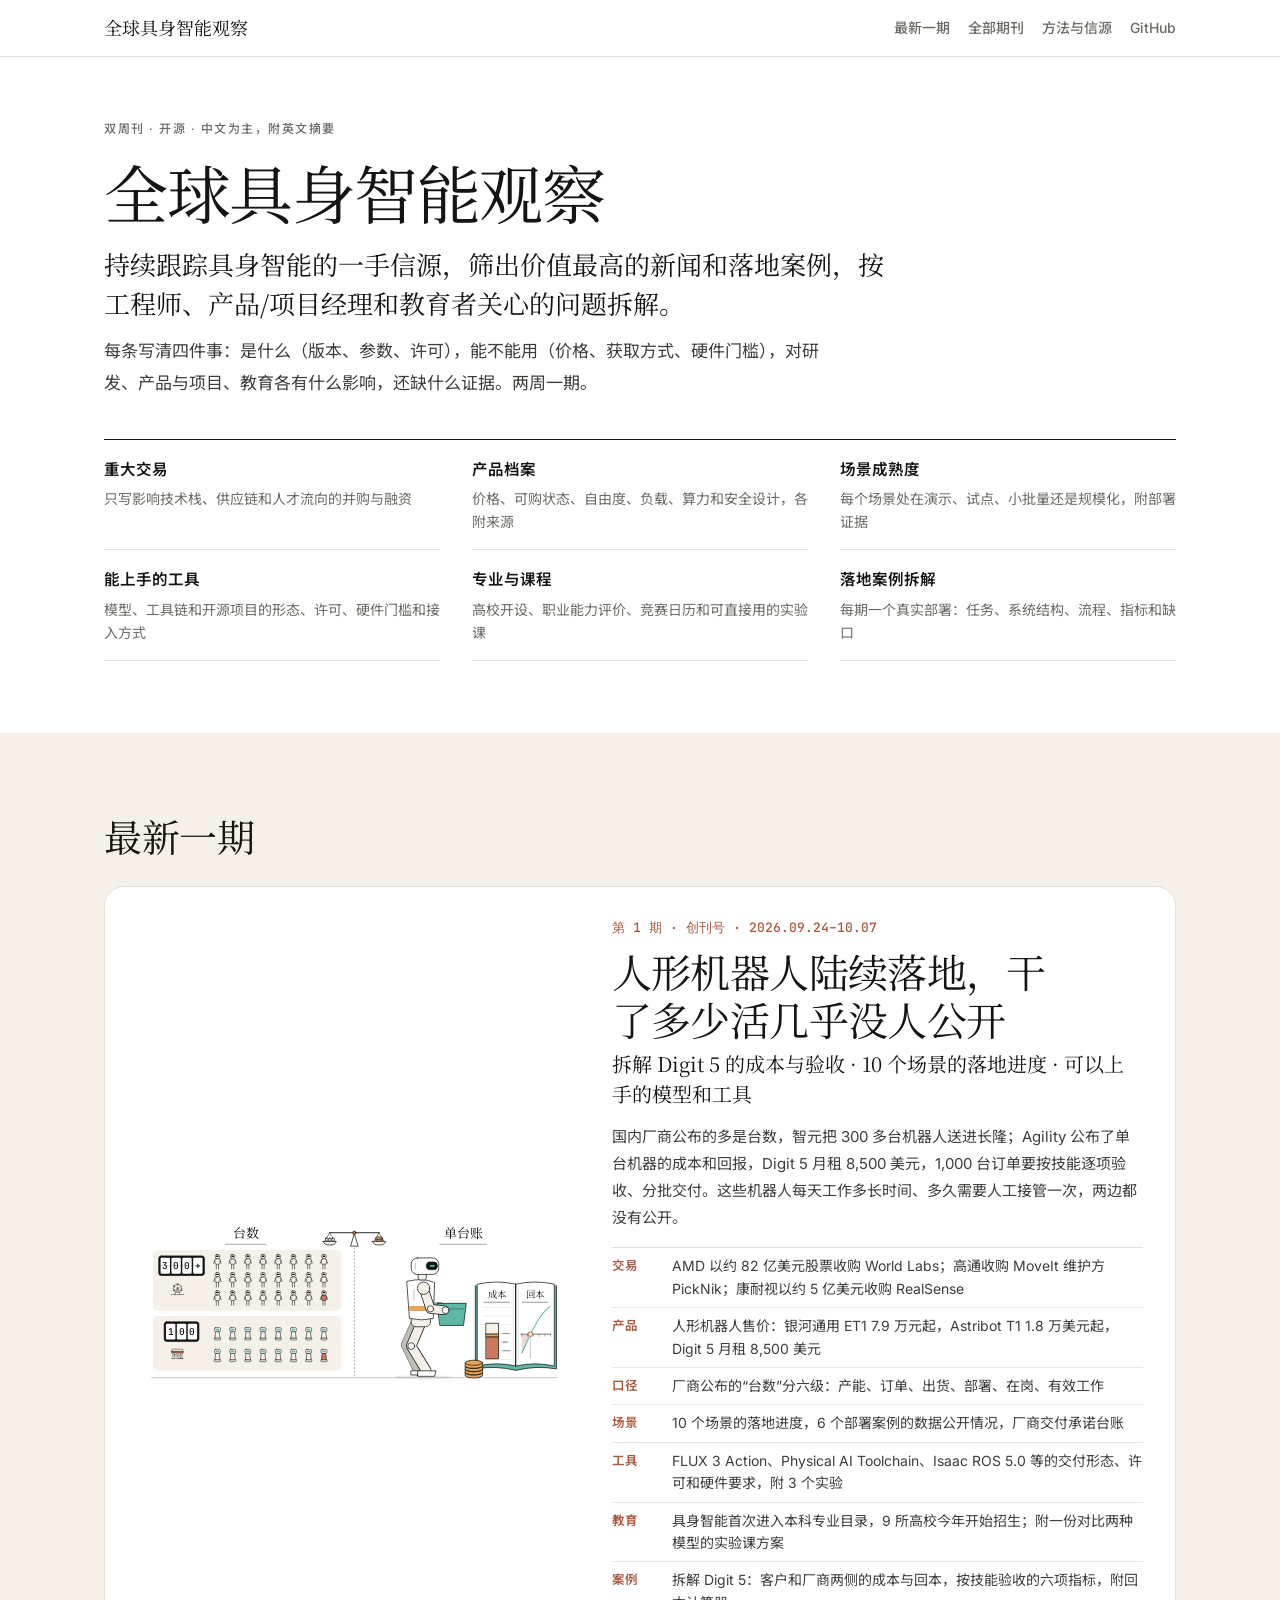
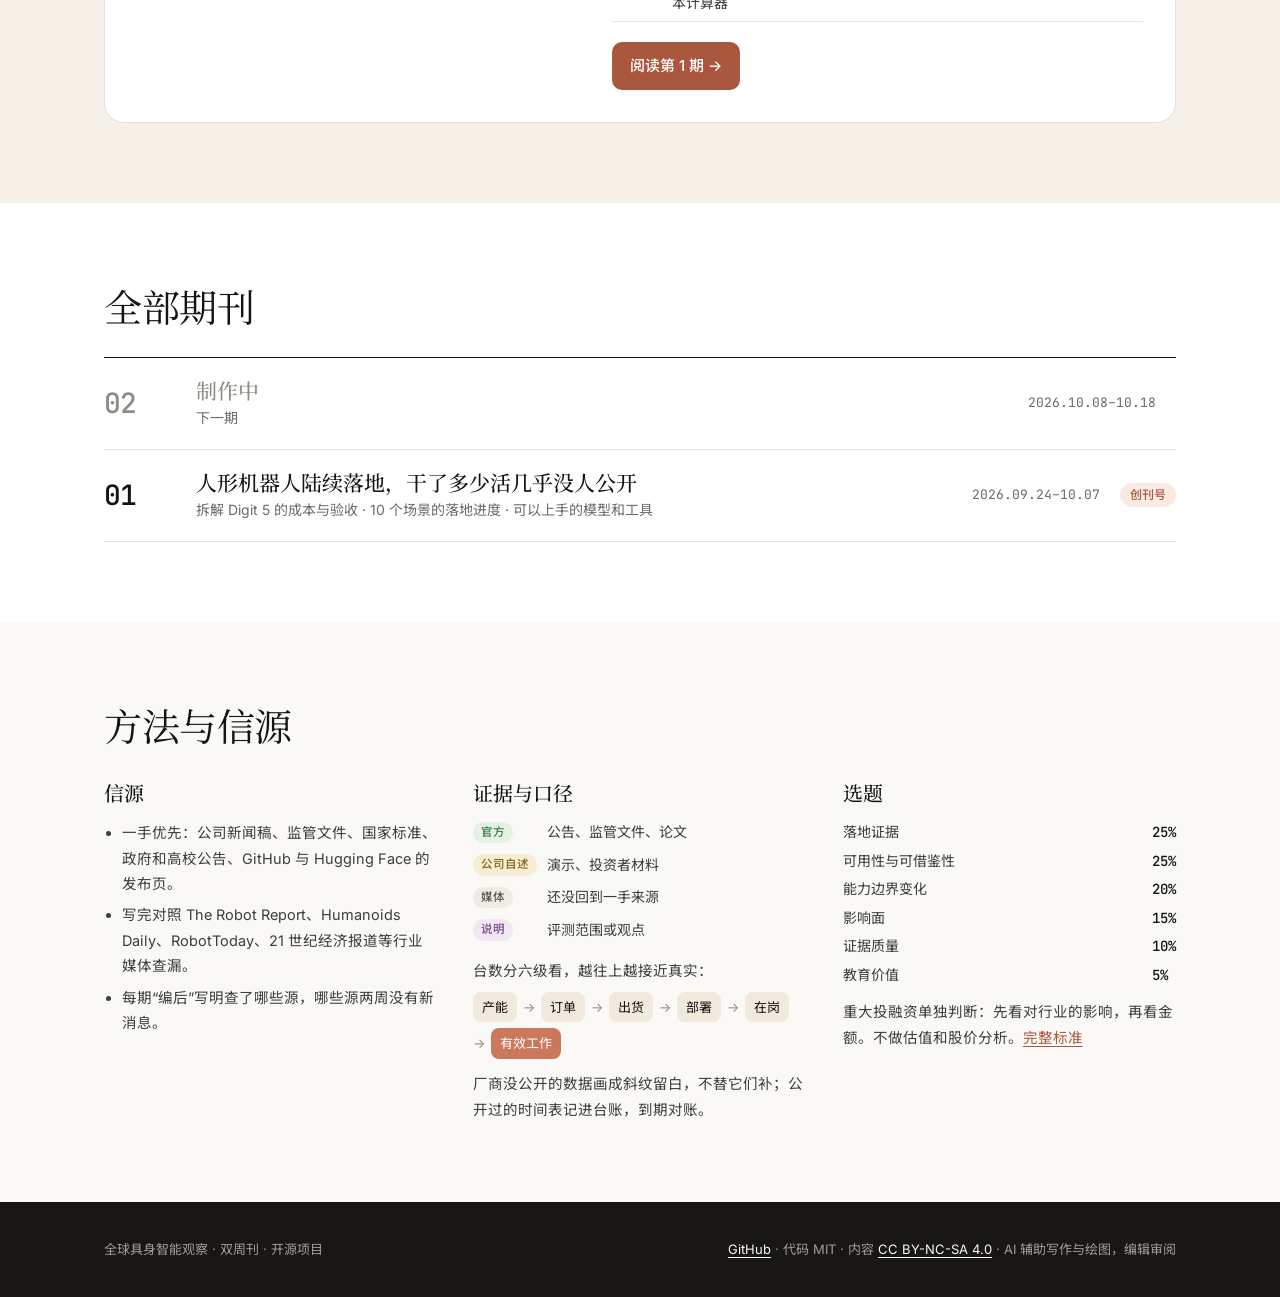
<file: site/index.html>
<!doctype html>
<html lang="zh-CN">
<head>
<meta charset="utf-8">
<meta name="viewport" content="width=device-width,initial-scale=1,viewport-fit=cover">
<title>全球具身智能观察 · 具身智能落地双周刊</title>
<meta name="description" content="持续跟踪具身智能的一手信源，筛出价值最高的新闻和落地案例，按工程师、产品/项目经理和教育者关心的问题拆解。两周一期，每条标明证据等级。">
<meta property="og:type" content="website">
<meta property="og:site_name" content="全球具身智能观察">
<meta property="og:title" content="全球具身智能观察 · 具身智能落地双周刊">
<meta property="og:description" content="持续跟踪一手信源，筛出价值最高的新闻和落地案例，按工程师、产品/项目经理和教育者关心的问题拆解。">
<meta property="og:url" content="https://buildwithamy.github.io/embodied-intelligence-observatory/">
<meta property="og:image" content="https://buildwithamy.github.io/embodied-intelligence-observatory/issues/01/og.png">
<meta name="twitter:card" content="summary_large_image">
<link rel="canonical" href="https://buildwithamy.github.io/embodied-intelligence-observatory/">
<link rel="icon" href="data:image/svg+xml,%3Csvg xmlns='http://www.w3.org/2000/svg' viewBox='0 0 32 32'%3E%3Crect width='32' height='32' rx='8' fill='%23cc785c'/%3E%3Ccircle cx='16' cy='16' r='7' fill='none' stroke='%23faf9f5' stroke-width='3'/%3E%3Ccircle cx='16' cy='16' r='2' fill='%23faf9f5'/%3E%3C/svg%3E">
<meta name="theme-color" content="#ffffff" media="(prefers-color-scheme: light)">
<meta name="theme-color" content="#181715" media="(prefers-color-scheme: dark)">
<link rel="preconnect" href="https://fonts.googleapis.com">
<link rel="preconnect" href="https://fonts.gstatic.com" crossorigin>
<link rel="stylesheet" href="https://fonts.googleapis.com/css2?family=Inter:wght@400;500;600&family=JetBrains+Mono:wght@400;500&family=Noto+Sans+SC:wght@400;500;700&family=Noto+Serif+SC:wght@400;500;600&display=swap" media="print" onload="this.media='all'">
<noscript><link rel="stylesheet" href="https://fonts.googleapis.com/css2?family=Inter:wght@400;500;600&family=JetBrains+Mono:wght@400;500&family=Noto+Sans+SC:wght@400;500;700&family=Noto+Serif+SC:wght@400;500;600&display=swap"></noscript>
<style>
/* Home page: same parchment tokens as the issue pages. */
:root{
  --canvas:#ffffff; --paper:#ffffff; --soft:#faf9f5; --cream:#f5f0e8; --strong:#efe9de;
  --band:#181715; --band-fg:#faf9f5; --band-mute:#a09d96;
  --hair:#e6dfd8; --hair-soft:#ebe6df;
  --ink:#141413; --body:#3d3d3a; --muted:#6c6a64; --faint:#8e8b82;
  --coral:#cc785c; --coral-ink:#a9583e; --coral-wash:#f8ebe4; --teal:#5db8a6; --amber:#e8a55a;
  --cta-bg:#a9583e; --cta-fg:#ffffff;
  --ok:#3d7a4f; --ok-bg:#e6f1e6; --self:#8a6414; --self-bg:#f6edd6; --news:#5a5852; --news-bg:#efebe5; --ed:#7a4b8c; --ed-bg:#f1e8f3;
  --f-disp:"Noto Serif SC","Source Han Serif SC","Noto Serif CJK SC","Songti SC",STSong,"Source Serif 4",Georgia,serif;
  --f-body:Inter,"Noto Sans SC","Source Han Sans SC","Noto Sans CJK SC","PingFang SC","Microsoft YaHei",system-ui,sans-serif;
  --f-mono:"JetBrains Mono",ui-monospace,Menlo,monospace;
  color-scheme:light;
}
@media (prefers-color-scheme:dark){:root{
  --canvas:#181715; --paper:#1f1e1b; --soft:#1f1e1b; --cream:#2d2a26; --strong:#34312c;
  --band:#0f0e0d; --band-fg:#faf9f5; --band-mute:#a09d96;
  --hair:#34312c; --hair-soft:#2b2925;
  --ink:#faf9f5; --body:#d6d1c7; --muted:#a09d96; --faint:#86837b;
  --coral:#d98a6e; --coral-ink:#e8a58a; --coral-wash:#36261f;
  --cta-bg:#d98a6e; --cta-fg:#181715;
  --ok:#9fd0a8; --ok-bg:#1f2c22; --self:#e6c27a; --self-bg:#2f2817; --news:#c9c4ba; --news-bg:#2b2925; --ed:#d6b3e2; --ed-bg:#2e2433;
  color-scheme:dark;}}
*{box-sizing:border-box}
html{scroll-behavior:smooth}
@media (prefers-reduced-motion:reduce){html{scroll-behavior:auto}}
body{margin:0;background:var(--canvas);color:var(--body);font-family:var(--f-body);font-size:16px;line-height:1.75}
a{color:var(--coral-ink);text-underline-offset:3px;text-decoration-thickness:1px}
a:focus-visible{outline:2px solid var(--coral);outline-offset:2px;border-radius:4px}
h1,h2,h3{color:var(--ink);margin:0;text-wrap:balance}
p,ul{margin:0}
.frame{max-width:1120px;margin:0 auto;padding-inline:24px}
@media (max-width:600px){.frame{padding-inline:16px}}
.band{padding-block:80px}
@media (max-width:700px){.band{padding-block:52px}}
.b-cream{background:var(--cream)} .b-soft{background:var(--soft)}

.nav{position:sticky;top:0;z-index:20;background:color-mix(in srgb,var(--canvas) 92%,transparent);backdrop-filter:blur(8px);border-bottom:1px solid var(--hair)}
.nav .frame{display:flex;align-items:center;gap:8px 22px;min-height:56px;flex-wrap:wrap}
.mark{font-family:var(--f-disp);font-size:18px;color:var(--ink);text-decoration:none;white-space:nowrap}
.links{display:flex;gap:4px 18px;flex-wrap:wrap;font-size:14px;font-weight:500;margin-left:auto}
.links a{color:var(--muted);text-decoration:none}
.links a:hover{color:var(--ink)}
@media (max-width:640px){.links{display:none}}

.hero{padding-block:64px 72px}
.eyebrow{font:500 12px/1.4 var(--f-body);letter-spacing:1.5px;color:var(--muted)}
.hero h1{font-family:var(--f-disp);font-weight:400;font-size:clamp(38px,5.4vw,64px);line-height:1.1;letter-spacing:-1.5px;margin-top:18px}
.dek{font-family:var(--f-disp);font-size:clamp(20px,2.4vw,26px);line-height:1.5;color:var(--ink);margin-top:18px;max-width:780px}
.lede{font-size:17px;line-height:1.85;margin-top:14px;max-width:740px}
.what{display:grid;grid-template-columns:repeat(3,minmax(0,1fr));gap:0 32px;margin-top:40px;border-top:1px solid var(--ink)}
.what div{padding:16px 0;border-bottom:1px solid var(--hair)}
.what b{display:block;color:var(--ink);font-weight:600;font-size:15.5px}
.what span{display:block;font-size:14px;color:var(--muted);line-height:1.65;margin-top:4px}
@media (max-width:860px){.what{grid-template-columns:repeat(2,minmax(0,1fr))}}
@media (max-width:560px){.what{grid-template-columns:minmax(0,1fr)}}

.sh{display:grid;gap:8px;margin-bottom:28px;max-width:780px}
.sh .no{font-family:var(--f-mono);font-size:13px;color:var(--coral-ink)}
.sh h2{font-family:var(--f-disp);font-weight:400;font-size:clamp(26px,3.4vw,38px);line-height:1.2;letter-spacing:-.5px}

.latest{display:grid;grid-template-columns:minmax(0,9fr) minmax(0,11fr);gap:40px;align-items:center;background:var(--paper);border:1px solid var(--hair);border-radius:20px;padding:32px;text-decoration:none;color:inherit}
.latest:hover{border-color:var(--coral)}
.latest .art{color:var(--ink)} .latest .art svg{display:block;width:100%;height:auto}
.latest .meta{font:500 13px/1.4 var(--f-mono);color:var(--coral-ink)}
.latest h3{font-family:var(--f-disp);font-weight:400;font-size:clamp(28px,3.2vw,40px);line-height:1.2;letter-spacing:-.6px;margin-top:10px}
.latest .subt{font-family:var(--f-disp);font-size:20px;line-height:1.5;color:var(--ink);margin-top:6px}
.latest .lede{font-size:15px;line-height:1.8;margin-top:14px}
.hl{list-style:none;padding:0;margin-top:16px;border-top:1px solid var(--hair)}
.hl li{display:grid;grid-template-columns:3.6em minmax(0,1fr);gap:10px;padding:7px 0;border-bottom:1px solid var(--hair-soft);font-size:14px;line-height:1.6}
.hl i{font-style:normal;font-weight:600;color:var(--coral-ink);font-size:12.5px;padding-top:1px}
.cta{display:inline-block;margin-top:20px;background:var(--cta-bg);color:var(--cta-fg);border-radius:10px;padding:11px 18px;font-weight:500;font-size:15px}
@media (max-width:900px){.latest{grid-template-columns:minmax(0,1fr);gap:20px;padding:22px}}

.list{border-top:1px solid var(--ink)}
.row{display:grid;grid-template-columns:72px minmax(0,1fr) auto auto;gap:6px 20px;align-items:center;padding:18px 0;border-bottom:1px solid var(--hair);text-decoration:none;color:inherit}
a.row:hover b{color:var(--coral-ink)}
.row .num{font:500 28px/1 var(--f-mono);color:var(--ink);letter-spacing:-1px}
.row b{display:block;font-family:var(--f-disp);font-weight:500;font-size:21px;color:var(--ink);line-height:1.35}
.row small{display:block;font-size:14px;color:var(--muted);margin-top:2px}
.row .win{font:13px/1.4 var(--f-mono);color:var(--muted);white-space:nowrap}
.row .tag{font:500 12px/1 var(--f-body);color:var(--coral-ink);background:var(--coral-wash);padding:6px 10px;border-radius:999px;white-space:nowrap}
.row.next .num,.row.next b{color:var(--faint)}
@media (max-width:640px){.row{grid-template-columns:48px minmax(0,1fr)}.row .num{font-size:22px}.row .win,.row .tag{grid-column:2;justify-self:start}}

.method{display:grid;grid-template-columns:repeat(3,minmax(0,1fr));gap:36px}
@media (max-width:900px){.method{grid-template-columns:minmax(0,1fr);gap:28px}}
.method h3{font-family:var(--f-disp);font-weight:500;font-size:20px;margin-bottom:10px}
.method p,.method li{font-size:14.5px;line-height:1.75}
.method ul{padding-left:18px}
.method li+li{margin-top:6px}
.ev{display:inline-flex;justify-self:start;font:500 11.5px/1 var(--f-body);padding:5px 8px;border-radius:999px;white-space:nowrap}
.ev.o{color:var(--ok);background:var(--ok-bg)} .ev.s{color:var(--self);background:var(--self-bg)} .ev.n{color:var(--news);background:var(--news-bg)} .ev.e{color:var(--ed);background:var(--ed-bg)}
.legend{display:grid;grid-template-columns:auto minmax(0,1fr);gap:8px 10px;align-items:center;font-size:14px;margin-bottom:16px}
.ladder{display:flex;flex-wrap:wrap;gap:6px;margin:8px 0 12px;font-size:13px}
.ladder span{padding:4px 9px;border-radius:8px;background:var(--strong);color:var(--ink)}
.ladder span:last-of-type{background:var(--coral);color:#fff}
.ladder i{font-style:normal;color:var(--faint);align-self:center}
.weights{display:grid;grid-template-columns:minmax(0,1fr) auto;gap:4px 12px;font-size:14px;margin-bottom:12px}
.weights b{font-family:var(--f-mono);font-weight:500;color:var(--ink)}

.foot{padding-block:36px;font-size:13px;color:var(--band-mute);background:var(--band)}
.foot .frame{display:flex;flex-wrap:wrap;gap:8px 28px;justify-content:space-between}
.foot a{color:var(--band-fg)}
</style>
</head>
<body>

<nav class="nav" aria-label="网站导航">
  <div class="frame">
    <a class="mark" href="./">全球具身智能观察</a>
    <div class="links"><a href="#latest">最新一期</a><a href="#issues">全部期刊</a><a href="#method">方法与信源</a><a href="https://github.com/buildwithamy/embodied-intelligence-observatory">GitHub</a></div>
  </div>
</nav>

<header class="hero frame">
  <div class="eyebrow">双周刊 · 开源 · 中文为主，附英文摘要</div>
  <h1>全球具身智能观察</h1>
  <p class="dek">持续跟踪具身智能的一手信源，筛出价值最高的新闻和落地案例，按工程师、产品/项目经理和教育者关心的问题拆解。</p>
  <p class="lede">每条写清四件事：是什么（版本、参数、许可），能不能用（价格、获取方式、硬件门槛），对研发、产品与项目、教育各有什么影响，还缺什么证据。两周一期。</p>
  <div class="what">
    <div><b>重大交易</b><span>只写影响技术栈、供应链和人才流向的并购与融资</span></div>
    <div><b>产品档案</b><span>价格、可购状态、自由度、负载、算力和安全设计，各附来源</span></div>
    <div><b>场景成熟度</b><span>每个场景处在演示、试点、小批量还是规模化，附部署证据</span></div>
    <div><b>能上手的工具</b><span>模型、工具链和开源项目的形态、许可、硬件门槛和接入方式</span></div>
    <div><b>专业与课程</b><span>高校开设、职业能力评价、竞赛日历和可直接用的实验课</span></div>
    <div><b>落地案例拆解</b><span>每期一个真实部署：任务、系统结构、流程、指标和缺口</span></div>
  </div>
</header>

<section class="band b-cream" id="latest">
  <div class="frame">
<div class="sh"><h2>最新一期</h2></div><a class="latest" href="issues/01/"><div class="art" aria-hidden="true"><svg xmlns="http://www.w3.org/2000/svg" viewBox="0 0 1200 520" role="img" aria-label="人形机器人落地的两本账：左边按台数部署，右边算单台账（成本与回本）"><title>人形机器人落地的两本账：左边按台数部署，右边算单台账（成本与回本）</title><g fill="none" stroke="currentColor" stroke-width="2" stroke-linecap="round" stroke-linejoin="round"><path d="M40 460 H1160" stroke-opacity=".3"/><text x="300" y="74" stroke="none" font-family="'Noto Serif SC','Source Han Serif SC','Songti SC',serif" font-size="36" text-anchor="middle" style="fill:currentColor" >台数</text><path d="M244 92 H356" stroke-opacity=".5"/><text x="900" y="74" stroke="none" font-family="'Noto Serif SC','Source Han Serif SC','Songti SC',serif" font-size="36" text-anchor="middle" style="fill:currentColor" >单台账</text><path d="M836 92 H964" stroke-opacity=".5"/><rect x="44" y="108" width="520" height="168" rx="14" stroke="none" style="fill:var(--cream,#f5f0e8)"/><rect x="60" y="124" width="126" height="54" rx="7" style="fill:currentColor"/><rect x="65" y="129" width="26" height="44" rx="3" stroke="none" style="fill:var(--paper,#ffffff)"/><text x="78" y="161" stroke="none" font-family="'JetBrains Mono',ui-monospace,Menlo,monospace" font-size="26" text-anchor="middle" style="fill:currentColor" font-weight="500">3</text><path d="M65 151 H91" stroke-width="1" stroke-opacity=".35"/><rect x="95" y="129" width="26" height="44" rx="3" stroke="none" style="fill:var(--paper,#ffffff)"/><text x="108" y="161" stroke="none" font-family="'JetBrains Mono',ui-monospace,Menlo,monospace" font-size="26" text-anchor="middle" style="fill:currentColor" font-weight="500">0</text><path d="M95 151 H121" stroke-width="1" stroke-opacity=".35"/><rect x="125" y="129" width="26" height="44" rx="3" stroke="none" style="fill:var(--paper,#ffffff)"/><text x="138" y="161" stroke="none" font-family="'JetBrains Mono',ui-monospace,Menlo,monospace" font-size="26" text-anchor="middle" style="fill:currentColor" font-weight="500">0</text><path d="M125 151 H151" stroke-width="1" stroke-opacity=".35"/><rect x="155" y="129" width="26" height="44" rx="3" stroke="none" style="fill:var(--paper,#ffffff)"/><text x="168" y="161" stroke="none" font-family="'JetBrains Mono',ui-monospace,Menlo,monospace" font-size="26" text-anchor="middle" style="fill:currentColor" font-weight="500">+</text><path d="M155 151 H181" stroke-width="1" stroke-opacity=".35"/><g transform="translate(92 196) scale(0.62)"><g fill="none" stroke="currentColor" stroke-width="2" stroke-linecap="round" stroke-linejoin="round"><path d="M4 56 H60 M32 28 L20 56 M32 28 L44 56"/><circle cx="32" cy="28" r="18"/><path d="M32 10 V46 M16.4 19 L47.6 37 M16.4 37 L47.6 19" stroke-opacity=".45" stroke-width="1.5"/><circle cx="32" cy="28" r="3" style="fill:var(--paper,#ffffff)"/><circle cx="32.0" cy="10.0" r="3.2" style="fill:var(--paper,#ffffff)"/><circle cx="47.6" cy="19.0" r="3.2" stroke="none" style="fill:var(--coral,#cc785c)"/><circle cx="47.6" cy="37.0" r="3.2" style="fill:var(--paper,#ffffff)"/><circle cx="16.4" cy="37.0" r="3.2" style="fill:var(--paper,#ffffff)"/><circle cx="16.4" cy="19.0" r="3.2" style="fill:var(--paper,#ffffff)"/></g></g><g stroke-width="1.5"><path d="M219 146 V160 M225 146 V160 M215 135 L212 144 M229 135 L232 144"/><rect x="215" y="132" width="14" height="15" rx="4" style="fill:var(--cream,#f5f0e8)"/><rect x="216" y="120" width="12" height="11" rx="4" style="fill:var(--paper,#ffffff)"/><rect x="218" y="123" width="8" height="4" rx="2" stroke="none" style="fill:currentColor"/><path d="M261 146 V160 M267 146 V160 M257 135 L254 144 M271 135 L274 144"/><rect x="257" y="132" width="14" height="15" rx="4" style="fill:var(--cream,#f5f0e8)"/><rect x="258" y="120" width="12" height="11" rx="4" style="fill:var(--paper,#ffffff)"/><rect x="260" y="123" width="8" height="4" rx="2" stroke="none" style="fill:currentColor"/><path d="M303 146 V160 M309 146 V160 M299 135 L296 144 M313 135 L316 144"/><rect x="299" y="132" width="14" height="15" rx="4" style="fill:var(--cream,#f5f0e8)"/><rect x="300" y="120" width="12" height="11" rx="4" style="fill:var(--paper,#ffffff)"/><rect x="302" y="123" width="8" height="4" rx="2" stroke="none" style="fill:currentColor"/><path d="M345 146 V160 M351 146 V160 M341 135 L338 144 M355 135 L358 144"/><rect x="341" y="132" width="14" height="15" rx="4" style="fill:var(--cream,#f5f0e8)"/><rect x="342" y="120" width="12" height="11" rx="4" style="fill:var(--paper,#ffffff)"/><rect x="344" y="123" width="8" height="4" rx="2" stroke="none" style="fill:currentColor"/><path d="M387 146 V160 M393 146 V160 M383 135 L380 144 M397 135 L400 144"/><rect x="383" y="132" width="14" height="15" rx="4" style="fill:var(--cream,#f5f0e8)"/><rect x="384" y="120" width="12" height="11" rx="4" style="fill:var(--paper,#ffffff)"/><rect x="386" y="123" width="8" height="4" rx="2" stroke="none" style="fill:currentColor"/><path d="M429 146 V160 M435 146 V160 M425 135 L422 144 M439 135 L442 144"/><rect x="425" y="132" width="14" height="15" rx="4" style="fill:var(--cream,#f5f0e8)"/><rect x="426" y="120" width="12" height="11" rx="4" style="fill:var(--paper,#ffffff)"/><rect x="428" y="123" width="8" height="4" rx="2" stroke="none" style="fill:currentColor"/><path d="M471 146 V160 M477 146 V160 M467 135 L464 144 M481 135 L484 144"/><rect x="467" y="132" width="14" height="15" rx="4" style="fill:var(--cream,#f5f0e8)"/><rect x="468" y="120" width="12" height="11" rx="4" style="fill:var(--paper,#ffffff)"/><rect x="470" y="123" width="8" height="4" rx="2" stroke="none" style="fill:currentColor"/><path d="M513 146 V160 M519 146 V160 M509 135 L506 144 M523 135 L526 144"/><rect x="509" y="132" width="14" height="15" rx="4" style="fill:var(--cream,#f5f0e8)"/><rect x="510" y="120" width="12" height="11" rx="4" style="fill:var(--paper,#ffffff)"/><rect x="512" y="123" width="8" height="4" rx="2" stroke="none" style="fill:currentColor"/><path d="M219 196 V210 M225 196 V210 M215 185 L212 194 M229 185 L232 194"/><rect x="215" y="182" width="14" height="15" rx="4" style="fill:var(--cream,#f5f0e8)"/><rect x="216" y="170" width="12" height="11" rx="4" style="fill:var(--paper,#ffffff)"/><rect x="218" y="173" width="8" height="4" rx="2" stroke="none" style="fill:currentColor"/><path d="M261 196 V210 M267 196 V210 M257 185 L254 194 M271 185 L274 194"/><rect x="257" y="182" width="14" height="15" rx="4" style="fill:var(--cream,#f5f0e8)"/><rect x="258" y="170" width="12" height="11" rx="4" style="fill:var(--paper,#ffffff)"/><rect x="260" y="173" width="8" height="4" rx="2" stroke="none" style="fill:currentColor"/><path d="M303 196 V210 M309 196 V210 M299 185 L296 194 M313 185 L316 194"/><rect x="299" y="182" width="14" height="15" rx="4" style="fill:var(--cream,#f5f0e8)"/><rect x="300" y="170" width="12" height="11" rx="4" style="fill:var(--paper,#ffffff)"/><rect x="302" y="173" width="8" height="4" rx="2" stroke="none" style="fill:currentColor"/><path d="M345 196 V210 M351 196 V210 M341 185 L338 194 M355 185 L358 194"/><rect x="341" y="182" width="14" height="15" rx="4" style="fill:var(--cream,#f5f0e8)"/><rect x="342" y="170" width="12" height="11" rx="4" style="fill:var(--paper,#ffffff)"/><rect x="344" y="173" width="8" height="4" rx="2" stroke="none" style="fill:currentColor"/><path d="M387 196 V210 M393 196 V210 M383 185 L380 194 M397 185 L400 194"/><rect x="383" y="182" width="14" height="15" rx="4" style="fill:var(--cream,#f5f0e8)"/><rect x="384" y="170" width="12" height="11" rx="4" style="fill:var(--paper,#ffffff)"/><rect x="386" y="173" width="8" height="4" rx="2" stroke="none" style="fill:currentColor"/><path d="M429 196 V210 M435 196 V210 M425 185 L422 194 M439 185 L442 194"/><rect x="425" y="182" width="14" height="15" rx="4" style="fill:var(--cream,#f5f0e8)"/><rect x="426" y="170" width="12" height="11" rx="4" style="fill:var(--paper,#ffffff)"/><rect x="428" y="173" width="8" height="4" rx="2" stroke="none" style="fill:currentColor"/><path d="M471 196 V210 M477 196 V210 M467 185 L464 194 M481 185 L484 194"/><rect x="467" y="182" width="14" height="15" rx="4" style="fill:var(--cream,#f5f0e8)"/><rect x="468" y="170" width="12" height="11" rx="4" style="fill:var(--paper,#ffffff)"/><rect x="470" y="173" width="8" height="4" rx="2" stroke="none" style="fill:currentColor"/><path d="M513 196 V210 M519 196 V210 M509 185 L506 194 M523 185 L526 194"/><rect x="509" y="182" width="14" height="15" rx="4" style="fill:var(--cream,#f5f0e8)"/><rect x="510" y="170" width="12" height="11" rx="4" style="fill:var(--paper,#ffffff)"/><rect x="512" y="173" width="8" height="4" rx="2" stroke="none" style="fill:currentColor"/><path d="M219 246 V260 M225 246 V260 M215 235 L212 244 M229 235 L232 244"/><rect x="215" y="232" width="14" height="15" rx="4" style="fill:var(--cream,#f5f0e8)"/><rect x="216" y="220" width="12" height="11" rx="4" style="fill:var(--paper,#ffffff)"/><rect x="218" y="223" width="8" height="4" rx="2" stroke="none" style="fill:currentColor"/><path d="M261 246 V260 M267 246 V260 M257 235 L254 244 M271 235 L274 244"/><rect x="257" y="232" width="14" height="15" rx="4" style="fill:var(--cream,#f5f0e8)"/><rect x="258" y="220" width="12" height="11" rx="4" style="fill:var(--paper,#ffffff)"/><rect x="260" y="223" width="8" height="4" rx="2" stroke="none" style="fill:currentColor"/><path d="M303 246 V260 M309 246 V260 M299 235 L296 244 M313 235 L316 244"/><rect x="299" y="232" width="14" height="15" rx="4" style="fill:var(--cream,#f5f0e8)"/><rect x="300" y="220" width="12" height="11" rx="4" style="fill:var(--paper,#ffffff)"/><rect x="302" y="223" width="8" height="4" rx="2" stroke="none" style="fill:currentColor"/><path d="M345 246 V260 M351 246 V260 M341 235 L338 244 M355 235 L358 244"/><rect x="341" y="232" width="14" height="15" rx="4" style="fill:var(--cream,#f5f0e8)"/><rect x="342" y="220" width="12" height="11" rx="4" style="fill:var(--paper,#ffffff)"/><rect x="344" y="223" width="8" height="4" rx="2" stroke="none" style="fill:currentColor"/><path d="M387 246 V260 M393 246 V260 M383 235 L380 244 M397 235 L400 244"/><rect x="383" y="232" width="14" height="15" rx="4" style="fill:var(--cream,#f5f0e8)"/><rect x="384" y="220" width="12" height="11" rx="4" style="fill:var(--paper,#ffffff)"/><rect x="386" y="223" width="8" height="4" rx="2" stroke="none" style="fill:currentColor"/><path d="M429 246 V260 M435 246 V260 M425 235 L422 244 M439 235 L442 244"/><rect x="425" y="232" width="14" height="15" rx="4" style="fill:var(--cream,#f5f0e8)"/><rect x="426" y="220" width="12" height="11" rx="4" style="fill:var(--paper,#ffffff)"/><rect x="428" y="223" width="8" height="4" rx="2" stroke="none" style="fill:currentColor"/><path d="M471 246 V260 M477 246 V260 M467 235 L464 244 M481 235 L484 244"/><rect x="467" y="232" width="14" height="15" rx="4" style="fill:var(--cream,#f5f0e8)"/><rect x="468" y="220" width="12" height="11" rx="4" style="fill:var(--paper,#ffffff)"/><rect x="470" y="223" width="8" height="4" rx="2" stroke="none" style="fill:currentColor"/><path d="M513 246 V260 M519 246 V260 M509 235 L506 244 M523 235 L526 244"/><rect x="509" y="232" width="14" height="15" rx="4" style="fill:var(--coral,#cc785c)"/><rect x="510" y="220" width="12" height="11" rx="4" style="fill:var(--paper,#ffffff)"/><rect x="512" y="223" width="8" height="4" rx="2" stroke="none" style="fill:currentColor"/></g><rect x="44" y="290" width="520" height="150" rx="14" stroke="none" style="fill:var(--cream,#f5f0e8)"/><rect x="75" y="306" width="96" height="54" rx="7" style="fill:currentColor"/><rect x="80" y="311" width="26" height="44" rx="3" stroke="none" style="fill:var(--paper,#ffffff)"/><text x="93" y="343" stroke="none" font-family="'JetBrains Mono',ui-monospace,Menlo,monospace" font-size="26" text-anchor="middle" style="fill:currentColor" font-weight="500">1</text><path d="M80 333 H106" stroke-width="1" stroke-opacity=".35"/><rect x="110" y="311" width="26" height="44" rx="3" stroke="none" style="fill:var(--paper,#ffffff)"/><text x="123" y="343" stroke="none" font-family="'JetBrains Mono',ui-monospace,Menlo,monospace" font-size="26" text-anchor="middle" style="fill:currentColor" font-weight="500">0</text><path d="M110 333 H136" stroke-width="1" stroke-opacity=".35"/><rect x="140" y="311" width="26" height="44" rx="3" stroke="none" style="fill:var(--paper,#ffffff)"/><text x="153" y="343" stroke="none" font-family="'JetBrains Mono',ui-monospace,Menlo,monospace" font-size="26" text-anchor="middle" style="fill:currentColor" font-weight="500">0</text><path d="M140 333 H166" stroke-width="1" stroke-opacity=".35"/><g transform="translate(92 374) scale(0.62)"><g fill="none" stroke="currentColor" stroke-width="2" stroke-linecap="round" stroke-linejoin="round"><path d="M6 54 H58 M12 30 V54 M52 30 V54"/><path d="M10 12 H54 L58 22 H6 Z"/><path d="M6 22 H58 V26 A4.33 4.33 0 0 1 49.33 26 A4.33 4.33 0 0 1 40.67 26 A4.33 4.33 0 0 1 32 26 A4.33 4.33 0 0 1 23.33 26 A4.33 4.33 0 0 1 14.67 26 A4.33 4.33 0 0 1 6 26 Z" style="fill:var(--coral,#cc785c)"/><rect x="18" y="36" width="14" height="10" rx="1"/><path d="M38 54 V36 H46 V54"/></g></g><g stroke-width="1.5"><rect x="213" y="350" width="18" height="6" rx="3" style="fill:var(--paper,#ffffff)"/><path d="M215 350 L217 333 H227 L229 350 Z" style="fill:var(--cream,#f5f0e8)"/><rect x="214" y="322" width="16" height="11" rx="3" style="fill:var(--paper,#ffffff)"/><rect x="217" y="325" width="10" height="5" rx="1" stroke="none" style="fill:var(--teal,#5db8a6)"/><rect x="255" y="350" width="18" height="6" rx="3" style="fill:var(--paper,#ffffff)"/><path d="M257 350 L259 333 H269 L271 350 Z" style="fill:var(--cream,#f5f0e8)"/><rect x="256" y="322" width="16" height="11" rx="3" style="fill:var(--paper,#ffffff)"/><rect x="259" y="325" width="10" height="5" rx="1" stroke="none" style="fill:var(--teal,#5db8a6)"/><rect x="297" y="350" width="18" height="6" rx="3" style="fill:var(--paper,#ffffff)"/><path d="M299 350 L301 333 H311 L313 350 Z" style="fill:var(--cream,#f5f0e8)"/><rect x="298" y="322" width="16" height="11" rx="3" style="fill:var(--paper,#ffffff)"/><rect x="301" y="325" width="10" height="5" rx="1" stroke="none" style="fill:var(--teal,#5db8a6)"/><rect x="339" y="350" width="18" height="6" rx="3" style="fill:var(--paper,#ffffff)"/><path d="M341 350 L343 333 H353 L355 350 Z" style="fill:var(--cream,#f5f0e8)"/><rect x="340" y="322" width="16" height="11" rx="3" style="fill:var(--paper,#ffffff)"/><rect x="343" y="325" width="10" height="5" rx="1" stroke="none" style="fill:var(--teal,#5db8a6)"/><rect x="381" y="350" width="18" height="6" rx="3" style="fill:var(--paper,#ffffff)"/><path d="M383 350 L385 333 H395 L397 350 Z" style="fill:var(--cream,#f5f0e8)"/><rect x="382" y="322" width="16" height="11" rx="3" style="fill:var(--paper,#ffffff)"/><rect x="385" y="325" width="10" height="5" rx="1" stroke="none" style="fill:var(--teal,#5db8a6)"/><rect x="423" y="350" width="18" height="6" rx="3" style="fill:var(--paper,#ffffff)"/><path d="M425 350 L427 333 H437 L439 350 Z" style="fill:var(--cream,#f5f0e8)"/><rect x="424" y="322" width="16" height="11" rx="3" style="fill:var(--paper,#ffffff)"/><rect x="427" y="325" width="10" height="5" rx="1" stroke="none" style="fill:var(--teal,#5db8a6)"/><rect x="465" y="350" width="18" height="6" rx="3" style="fill:var(--paper,#ffffff)"/><path d="M467 350 L469 333 H479 L481 350 Z" style="fill:var(--cream,#f5f0e8)"/><rect x="466" y="322" width="16" height="11" rx="3" style="fill:var(--paper,#ffffff)"/><rect x="469" y="325" width="10" height="5" rx="1" stroke="none" style="fill:var(--teal,#5db8a6)"/><rect x="507" y="350" width="18" height="6" rx="3" style="fill:var(--paper,#ffffff)"/><path d="M509 350 L511 333 H521 L523 350 Z" style="fill:var(--cream,#f5f0e8)"/><rect x="508" y="322" width="16" height="11" rx="3" style="fill:var(--paper,#ffffff)"/><rect x="511" y="325" width="10" height="5" rx="1" stroke="none" style="fill:var(--teal,#5db8a6)"/><rect x="213" y="410" width="18" height="6" rx="3" style="fill:var(--paper,#ffffff)"/><path d="M215 410 L217 393 H227 L229 410 Z" style="fill:var(--cream,#f5f0e8)"/><rect x="214" y="382" width="16" height="11" rx="3" style="fill:var(--paper,#ffffff)"/><rect x="217" y="385" width="10" height="5" rx="1" stroke="none" style="fill:var(--teal,#5db8a6)"/><rect x="255" y="410" width="18" height="6" rx="3" style="fill:var(--paper,#ffffff)"/><path d="M257 410 L259 393 H269 L271 410 Z" style="fill:var(--cream,#f5f0e8)"/><rect x="256" y="382" width="16" height="11" rx="3" style="fill:var(--paper,#ffffff)"/><rect x="259" y="385" width="10" height="5" rx="1" stroke="none" style="fill:var(--teal,#5db8a6)"/><rect x="297" y="410" width="18" height="6" rx="3" style="fill:var(--paper,#ffffff)"/><path d="M299 410 L301 393 H311 L313 410 Z" style="fill:var(--cream,#f5f0e8)"/><rect x="298" y="382" width="16" height="11" rx="3" style="fill:var(--paper,#ffffff)"/><rect x="301" y="385" width="10" height="5" rx="1" stroke="none" style="fill:var(--teal,#5db8a6)"/><rect x="339" y="410" width="18" height="6" rx="3" style="fill:var(--paper,#ffffff)"/><path d="M341 410 L343 393 H353 L355 410 Z" style="fill:var(--cream,#f5f0e8)"/><rect x="340" y="382" width="16" height="11" rx="3" style="fill:var(--paper,#ffffff)"/><rect x="343" y="385" width="10" height="5" rx="1" stroke="none" style="fill:var(--teal,#5db8a6)"/><rect x="381" y="410" width="18" height="6" rx="3" style="fill:var(--paper,#ffffff)"/><path d="M383 410 L385 393 H395 L397 410 Z" style="fill:var(--cream,#f5f0e8)"/><rect x="382" y="382" width="16" height="11" rx="3" style="fill:var(--paper,#ffffff)"/><rect x="385" y="385" width="10" height="5" rx="1" stroke="none" style="fill:var(--teal,#5db8a6)"/><rect x="423" y="410" width="18" height="6" rx="3" style="fill:var(--paper,#ffffff)"/><path d="M425 410 L427 393 H437 L439 410 Z" style="fill:var(--cream,#f5f0e8)"/><rect x="424" y="382" width="16" height="11" rx="3" style="fill:var(--paper,#ffffff)"/><rect x="427" y="385" width="10" height="5" rx="1" stroke="none" style="fill:var(--teal,#5db8a6)"/><rect x="465" y="410" width="18" height="6" rx="3" style="fill:var(--paper,#ffffff)"/><path d="M467 410 L469 393 H479 L481 410 Z" style="fill:var(--cream,#f5f0e8)"/><rect x="466" y="382" width="16" height="11" rx="3" style="fill:var(--paper,#ffffff)"/><rect x="469" y="385" width="10" height="5" rx="1" stroke="none" style="fill:var(--teal,#5db8a6)"/><rect x="507" y="410" width="18" height="6" rx="3" style="fill:var(--paper,#ffffff)"/><path d="M509 410 L511 393 H521 L523 410 Z" style="fill:var(--coral,#cc785c)"/><rect x="508" y="382" width="16" height="11" rx="3" style="fill:var(--paper,#ffffff)"/><rect x="511" y="385" width="10" height="5" rx="1" stroke="none" style="fill:var(--teal,#5db8a6)"/></g><path d="M600 102 V456" stroke-dasharray="3 7" stroke-opacity=".5"/><path d="M590 96 L600 62 L610 96 Z" style="fill:var(--paper,#ffffff)"/><path d="M532 60 H668" stroke-width="2.5"/><circle cx="600" cy="60" r="4.5" style="fill:var(--coral,#cc785c)"/><path d="M532 60 L518 84 M532 60 L546 84" stroke-width="1.5"/><path d="M514 84 H550 Q548 94 532 94 Q516 94 514 84 Z" style="fill:var(--cream,#f5f0e8)"/><path d="M668 60 L654 84 M668 60 L682 84" stroke-width="1.5"/><path d="M650 84 H686 Q684 94 668 94 Q652 94 650 84 Z" style="fill:var(--cream,#f5f0e8)"/><rect x="520" y="75" width="7" height="8" rx="2" style="fill:var(--paper,#ffffff)"/><rect x="529" y="75" width="7" height="8" rx="2" style="fill:var(--paper,#ffffff)"/><rect x="538" y="75" width="7" height="8" rx="2" style="fill:var(--paper,#ffffff)"/><ellipse cx="668" cy="80" rx="10" ry="3.5" style="fill:var(--amber,#e8a55a)"/><ellipse cx="668" cy="75" rx="10" ry="3.5" style="fill:var(--amber,#e8a55a)"/><ellipse cx="790" cy="459" rx="80" ry="6" stroke="none" style="fill:currentColor" fill-opacity=".08"/><g transform="translate(624 103) scale(1.9)" stroke-width="1.053"><g stroke-opacity=".55"><path d="M78 104 L62 140 L80 178" stroke-width="14"/><path d="M78 104 L62 140 L80 178" stroke-width="11.894736842105264" style="stroke:var(--cream,#f5f0e8)"/></g><path d="M70 178 H92 L90 184 H70 Z" style="fill:var(--paper,#ffffff)"/><path d="M86 104 L70 142 L92 178" stroke-width="15"/><path d="M86 104 L70 142 L92 178" stroke-width="12.894736842105264" style="stroke:var(--cream,#f5f0e8)"/><circle cx="70" cy="142" r="5" style="fill:var(--paper,#ffffff)"/><path d="M80 178 H106 L104 186 H80 Z" style="fill:var(--paper,#ffffff)"/><rect x="70" y="96" width="28" height="18" rx="7" style="fill:var(--cream,#f5f0e8)"/><g stroke-opacity=".55"><path d="M80 58 L90 86 L112 84" stroke-width="12"/><path d="M80 58 L90 86 L112 84" stroke-width="9.894736842105264" style="stroke:var(--cream,#f5f0e8)"/></g><path d="M64 48 Q88 42 104 50 L102 102 Q86 106 68 102 Z" style="fill:var(--paper,#ffffff)"/><path d="M66.6 84 H102.6 L102.4 91 H67.2 Z" stroke="none" style="fill:var(--amber,#e8a55a)"/><path d="M74 60 V76" stroke-opacity=".35"/><path d="M108 80 H150 L146 112 H112 Z" style="fill:var(--teal,#5db8a6)"/><path d="M112 88 H146" stroke-opacity=".5"/><path d="M88 58 L98 88 L118 90" stroke-width="14"/><path d="M88 58 L98 88 L118 90" stroke-width="11.894736842105264" style="stroke:var(--cream,#f5f0e8)"/><circle cx="88" cy="58" r="9" style="fill:var(--cream,#f5f0e8)"/><circle cx="98" cy="88" r="4.5" style="fill:var(--paper,#ffffff)"/><circle cx="120" cy="90" r="5" style="fill:var(--paper,#ffffff)"/><rect x="80" y="34" width="12" height="12" rx="3" style="fill:var(--cream,#f5f0e8)"/><rect x="70" y="14" width="40" height="24" rx="9" style="fill:var(--paper,#ffffff)"/><rect x="92" y="20" width="16" height="11" rx="5" style="fill:currentColor"/><path d="M98 25.5 H103" stroke-width="2.4" style="stroke:var(--teal,#5db8a6)"/><path d="M76 22 V30" stroke-opacity=".4"/></g><path d="M934 206 V436 Q990 426 1046 440 Q1102 426 1158 436 V206" style="fill:var(--teal,#5db8a6)"/><path d="M940 202 Q993 190 1046 202 V428 Q993 416 940 428 Z" style="fill:var(--paper,#ffffff)"/><path d="M1046 202 Q1099 190 1152 202 V428 Q1099 416 1046 428 Z" style="fill:var(--paper,#ffffff)"/><path d="M1039 208 V422 M1053 208 V422" stroke-opacity=".15"/><text x="993" y="240" stroke="none" font-family="'Noto Serif SC','Source Han Serif SC','Songti SC',serif" font-size="26" text-anchor="middle" style="fill:currentColor" >成本</text><path d="M958 252 H1028" stroke-opacity=".6"/><path d="M954 266 H1036" stroke-width="1" stroke-opacity=".18"/><path d="M954 290 H1036" stroke-width="1" stroke-opacity=".18"/><path d="M954 314 H1036" stroke-width="1" stroke-opacity=".18"/><path d="M954 338 H1036" stroke-width="1" stroke-opacity=".18"/><path d="M954 362 H1036" stroke-width="1" stroke-opacity=".18"/><path d="M954 386 H1036" stroke-width="1" stroke-opacity=".18"/><path d="M954 410 H1036" stroke-width="1" stroke-opacity=".18"/><rect x="964" y="310" width="34" height="30" style="fill:var(--cream,#f5f0e8)"/><rect x="964" y="340" width="34" height="8" style="fill:var(--amber,#e8a55a)"/><rect x="964" y="348" width="34" height="60" style="fill:var(--coral,#cc785c)"/><path d="M1010 338 H1028" stroke-width="3" stroke-opacity=".45"/><path d="M1010 362 H1022" stroke-width="3" stroke-opacity=".45"/><path d="M1010 386 H1030" stroke-width="3" stroke-opacity=".45"/><text x="1099" y="240" stroke="none" font-family="'Noto Serif SC','Source Han Serif SC','Songti SC',serif" font-size="26" text-anchor="middle" style="fill:currentColor" >回本</text><path d="M1064 252 H1134" stroke-opacity=".6"/><path d="M1062 340 V392 C1070 380 1078 356 1086 340 Z" stroke="none" style="fill:var(--coral,#cc785c)" fill-opacity=".28"/><path d="M1060 340 H1142" stroke-width="1.5"/><path d="M1062 340 V346" stroke-width="1.5" stroke-opacity=".6"/><path d="M1078 340 V346" stroke-width="1.5" stroke-opacity=".6"/><path d="M1094 340 V346" stroke-width="1.5" stroke-opacity=".6"/><path d="M1110 340 V346" stroke-width="1.5" stroke-opacity=".6"/><path d="M1126 340 V346" stroke-width="1.5" stroke-opacity=".6"/><path d="M1142 340 V346" stroke-width="1.5" stroke-opacity=".6"/><path d="M1086 348 V408" stroke-dasharray="2 4" stroke-opacity=".45"/><path d="M1062 392 C1070 380 1078 356 1086 340 S1116 280 1140 264" stroke-width="3" style="stroke:var(--teal,#5db8a6)"/><circle cx="1086" cy="340" r="6" stroke-width="3" style="fill:var(--paper,#ffffff);stroke:var(--coral,#cc785c)"/><path d="M1046 202 V428"/><path d="M906 446 V454 A24 7 0 0 0 954 454 V446" style="fill:var(--amber,#e8a55a)"/><ellipse cx="930" cy="446" rx="24" ry="7" style="fill:var(--amber,#e8a55a)"/><path d="M906 437 V445 A24 7 0 0 0 954 445 V437" style="fill:var(--amber,#e8a55a)"/><ellipse cx="930" cy="437" rx="24" ry="7" style="fill:var(--amber,#e8a55a)"/><path d="M906 428 V436 A24 7 0 0 0 954 436 V428" style="fill:var(--amber,#e8a55a)"/><ellipse cx="930" cy="428" rx="24" ry="7" style="fill:var(--amber,#e8a55a)"/><path d="M906 419 V427 A24 7 0 0 0 954 427 V419" style="fill:var(--amber,#e8a55a)"/><ellipse cx="930" cy="419" rx="24" ry="7" style="fill:var(--amber,#e8a55a)"/></g></svg></div><div><div class="meta">第 1 期 · 创刊号 · 2026.09.24–10.07</div><h3>人形机器人陆续落地，干了多少活几乎没人公开</h3><p class="subt">拆解 Digit 5 的成本与验收 · 10 个场景的落地进度 · 可以上手的模型和工具</p><p class="lede">国内厂商公布的多是台数，智元把 300 多台机器人送进长隆；Agility 公布了单台机器的成本和回报，Digit 5 月租 8,500 美元，1,000 台订单要按技能逐项验收、分批交付。这些机器人每天工作多长时间、多久需要人工接管一次，两边都没有公开。</p><ul class="hl"><li><i>交易</i><span>AMD 以约 82 亿美元股票收购 World Labs；高通收购 MoveIt 维护方 PickNik；康耐视以约 5 亿美元收购 RealSense</span></li><li><i>产品</i><span>人形机器人售价：银河通用 ET1 7.9 万元起，Astribot T1 1.8 万美元起，Digit 5 月租 8,500 美元</span></li><li><i>口径</i><span>厂商公布的“台数”分六级：产能、订单、出货、部署、在岗、有效工作</span></li><li><i>场景</i><span>10 个场景的落地进度，6 个部署案例的数据公开情况，厂商交付承诺台账</span></li><li><i>工具</i><span>FLUX 3 Action、Physical AI Toolchain、Isaac ROS 5.0 等的交付形态、许可和硬件要求，附 3 个实验</span></li><li><i>教育</i><span>具身智能首次进入本科专业目录，9 所高校今年开始招生；附一份对比两种模型的实验课方案</span></li><li><i>案例</i><span>拆解 Digit 5：客户和厂商两侧的成本与回本，按技能验收的六项指标，附回本计算器</span></li></ul><span class="cta">阅读第 1 期 →</span></div></a>
  </div>
</section>

<section class="band" id="issues">
  <div class="frame">
    <div class="sh"><h2>全部期刊</h2></div>
    <div class="list"><div class="row next"><span class="num">02</span><span class="tx"><b>制作中</b><small>下一期</small></span><span class="win">2026.10.08–10.18</span></div><a class="row" href="issues/01/"><span class="num">01</span><span class="tx"><b>人形机器人陆续落地，干了多少活几乎没人公开</b><small>拆解 Digit 5 的成本与验收 · 10 个场景的落地进度 · 可以上手的模型和工具</small></span><span class="win">2026.09.24–10.07</span><span class="tag">创刊号</span></a></div>
  </div>
</section>

<section class="band b-soft" id="method">
  <div class="frame">
    <div class="sh"><h2>方法与信源</h2></div>
    <div class="method">
      <div>
        <h3>信源</h3>
        <ul>
          <li>一手优先：公司新闻稿、监管文件、国家标准、政府和高校公告、GitHub 与 Hugging Face 的发布页。</li>
          <li>写完对照 The Robot Report、Humanoids Daily、RobotToday、21 世纪经济报道等行业媒体查漏。</li>
          <li>每期“编后”写明查了哪些源，哪些源两周没有新消息。</li>
        </ul>
      </div>
      <div>
        <h3>证据与口径</h3>
        <div class="legend">
          <span class="ev o">官方</span><span>公告、监管文件、论文</span>
          <span class="ev s">公司自述</span><span>演示、投资者材料</span>
          <span class="ev n">媒体</span><span>还没回到一手来源</span>
          <span class="ev e">说明</span><span>评测范围或观点</span>
        </div>
        <p>台数分六级看，越往上越接近真实：</p>
        <div class="ladder"><span>产能</span><i>→</i><span>订单</span><i>→</i><span>出货</span><i>→</i><span>部署</span><i>→</i><span>在岗</span><i>→</i><span>有效工作</span></div>
        <p>厂商没公开的数据画成斜纹留白，不替它们补；公开过的时间表记进台账，到期对账。</p>
      </div>
      <div>
        <h3>选题</h3>
        <div class="weights">
          <span>落地证据</span><b>25%</b><span>可用性与可借鉴性</span><b>25%</b><span>能力边界变化</span><b>20%</b>
          <span>影响面</span><b>15%</b><span>证据质量</span><b>10%</b><span>教育价值</span><b>5%</b>
        </div>
        <p>重大投融资单独判断：先看对行业的影响，再看金额。不做估值和股价分析。<a href="https://github.com/buildwithamy/embodied-intelligence-observatory/blob/main/docs/EIO_改进方案_V2.md">完整标准</a></p>
      </div>
    </div>
  </div>
</section>

<footer class="foot"><div class="frame"><span>全球具身智能观察 · 双周刊 · 开源项目</span><span><a href="https://github.com/buildwithamy/embodied-intelligence-observatory">GitHub</a> · 代码 MIT · 内容 <a href="https://creativecommons.org/licenses/by-nc-sa/4.0/deed.zh-hans">CC BY-NC-SA 4.0</a> · AI 辅助写作与绘图，编辑审阅</span></div></footer>
</body>
</html>
</file>
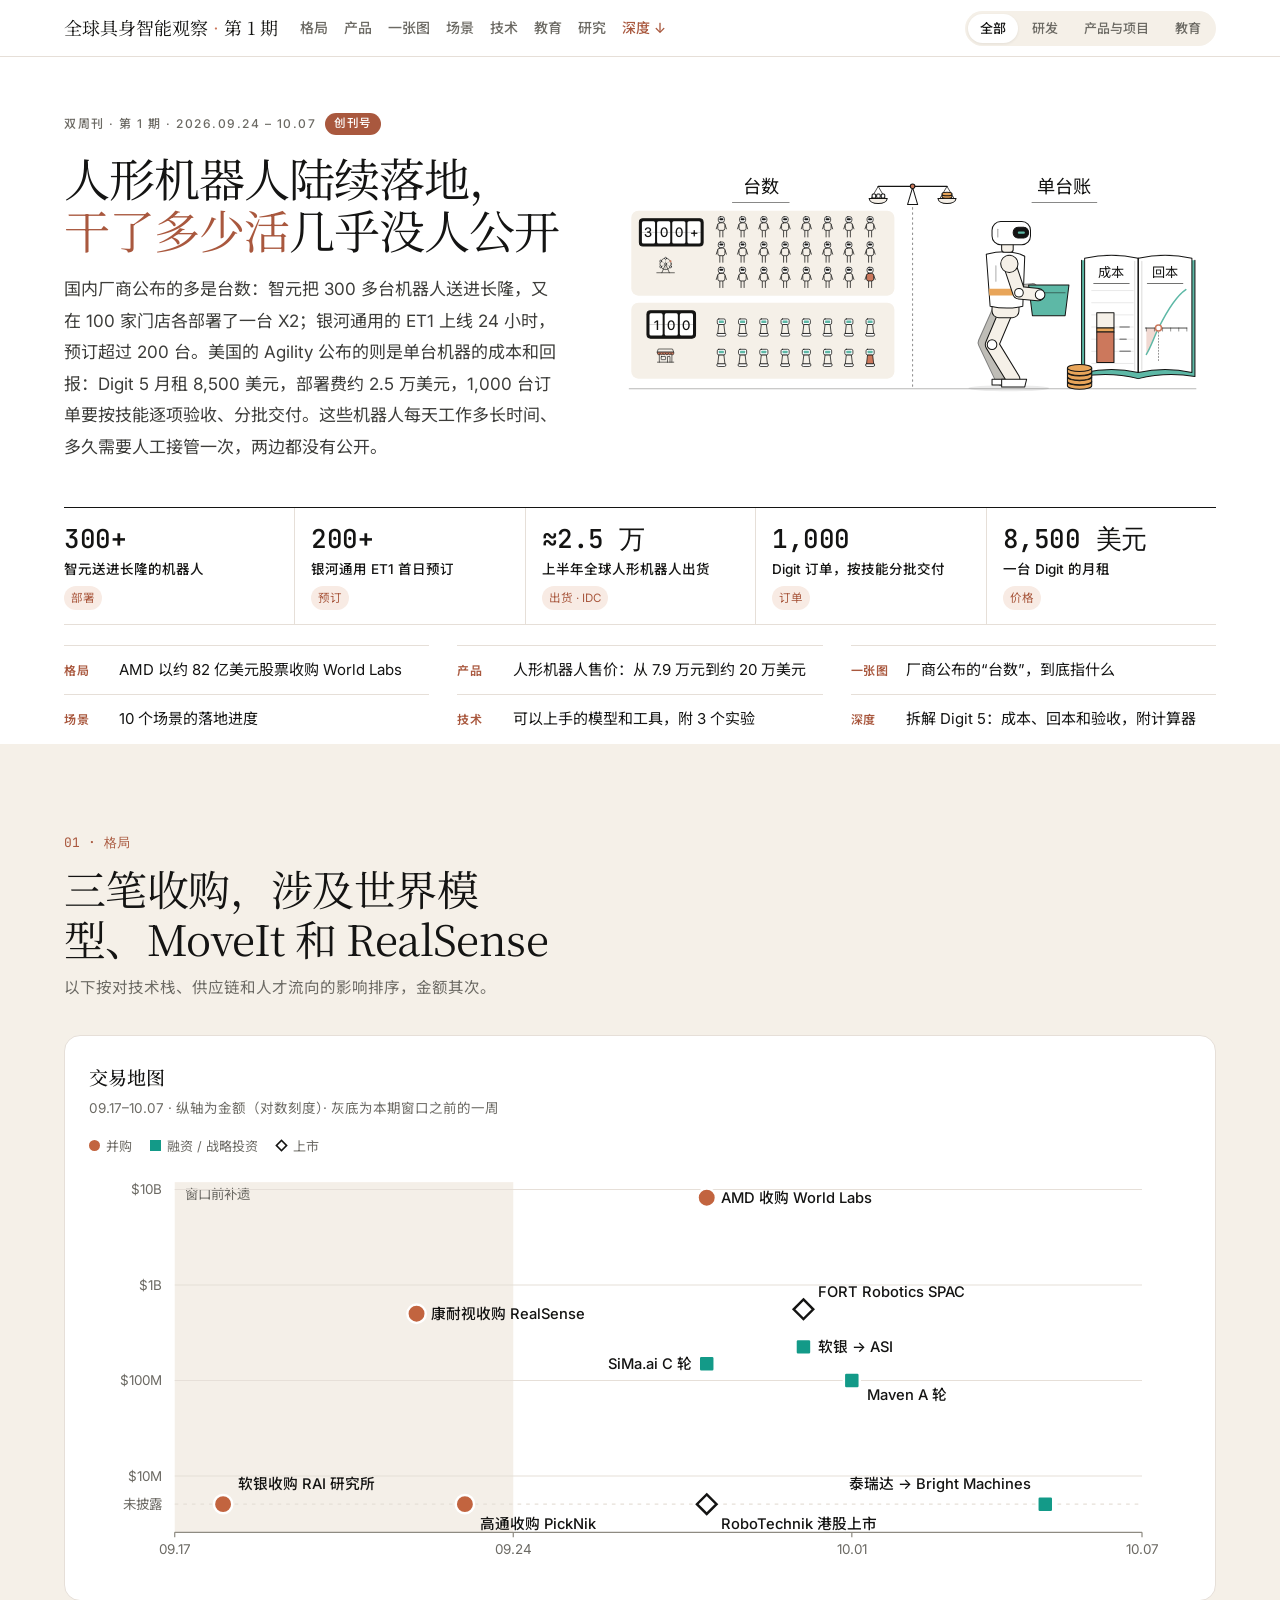
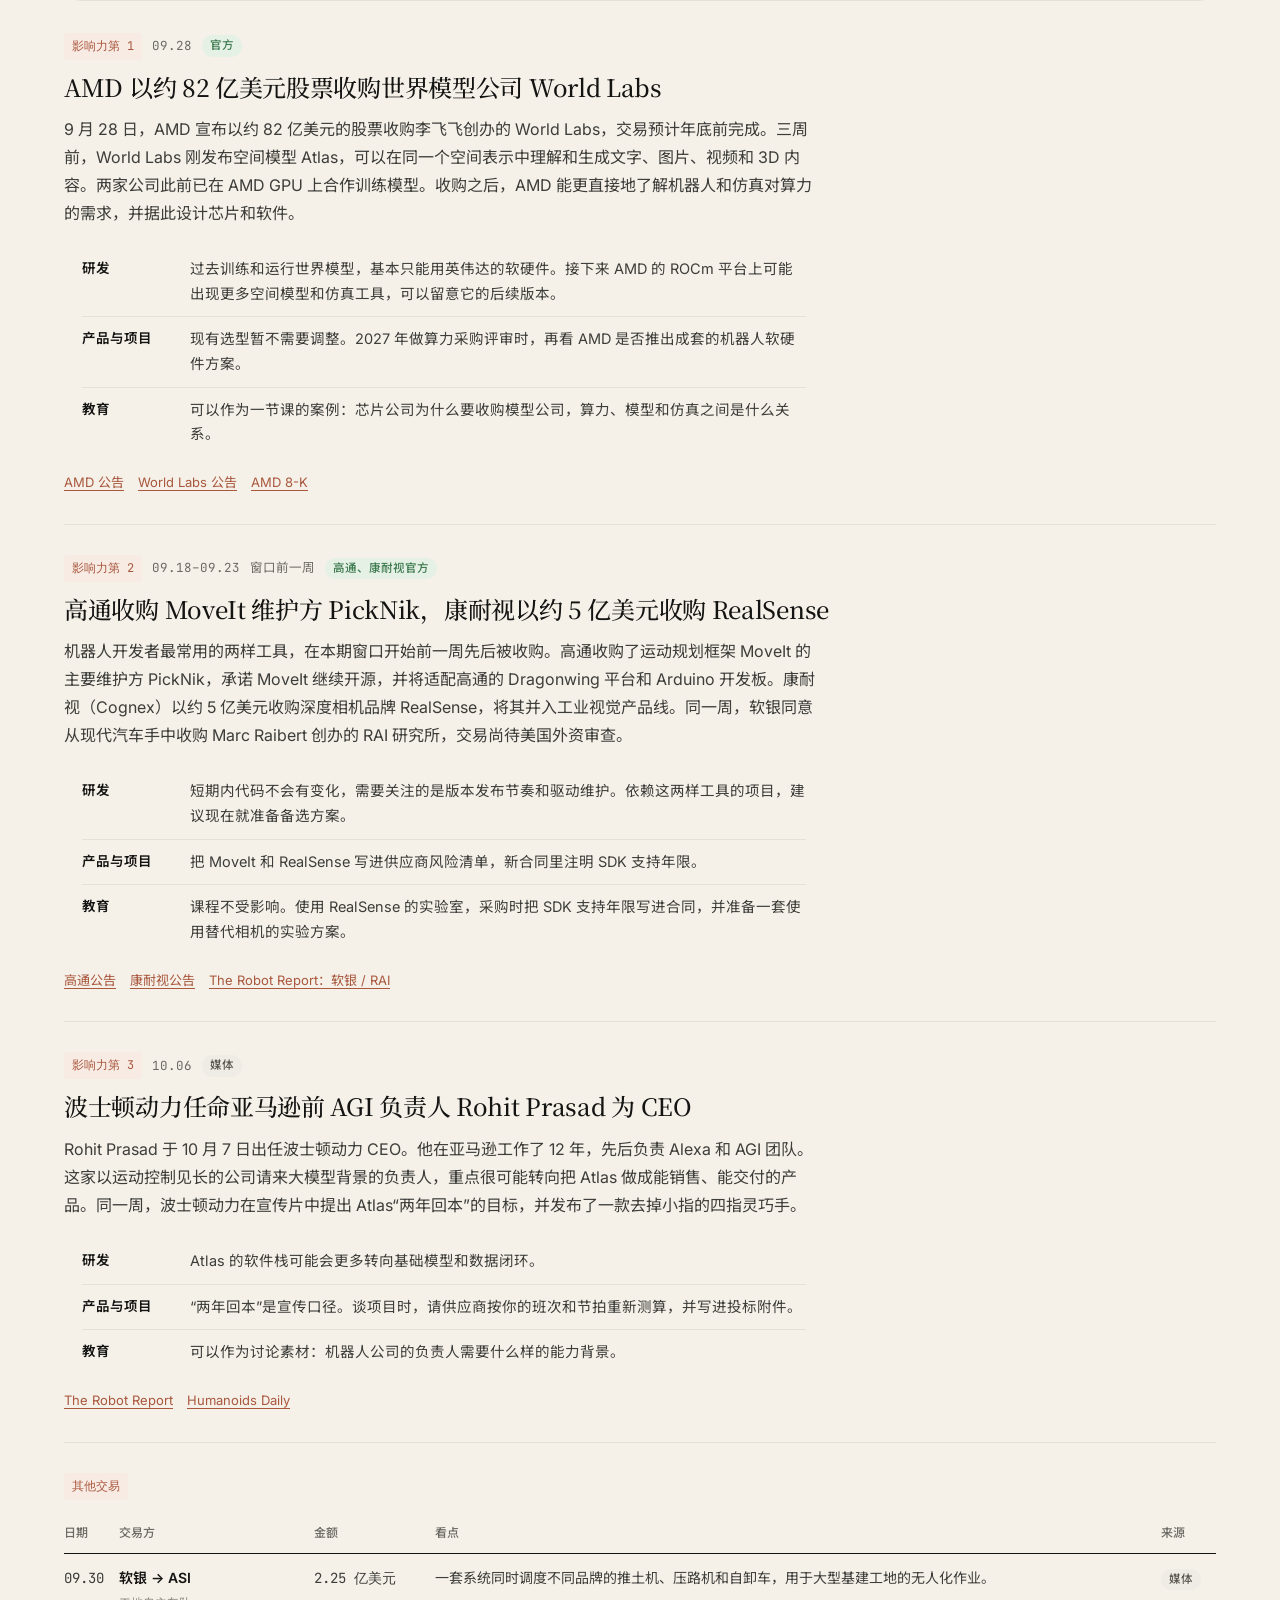
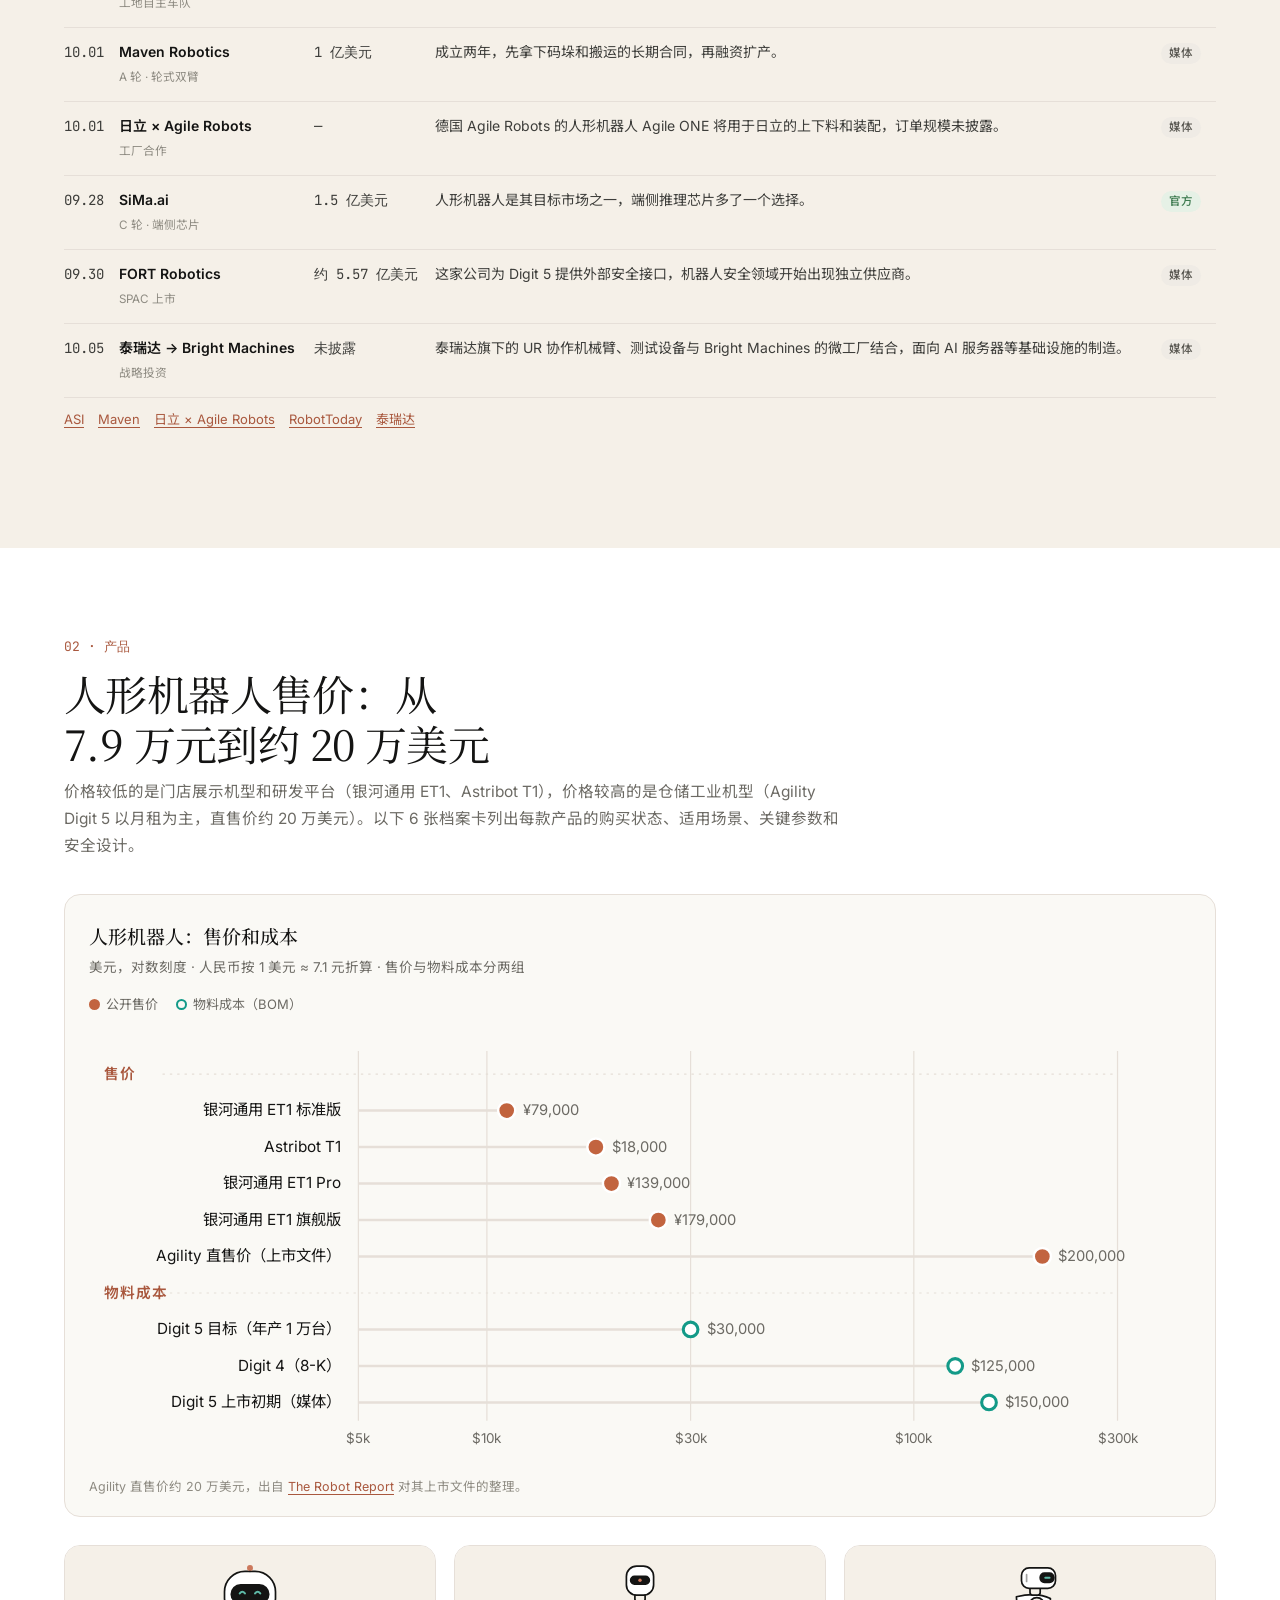
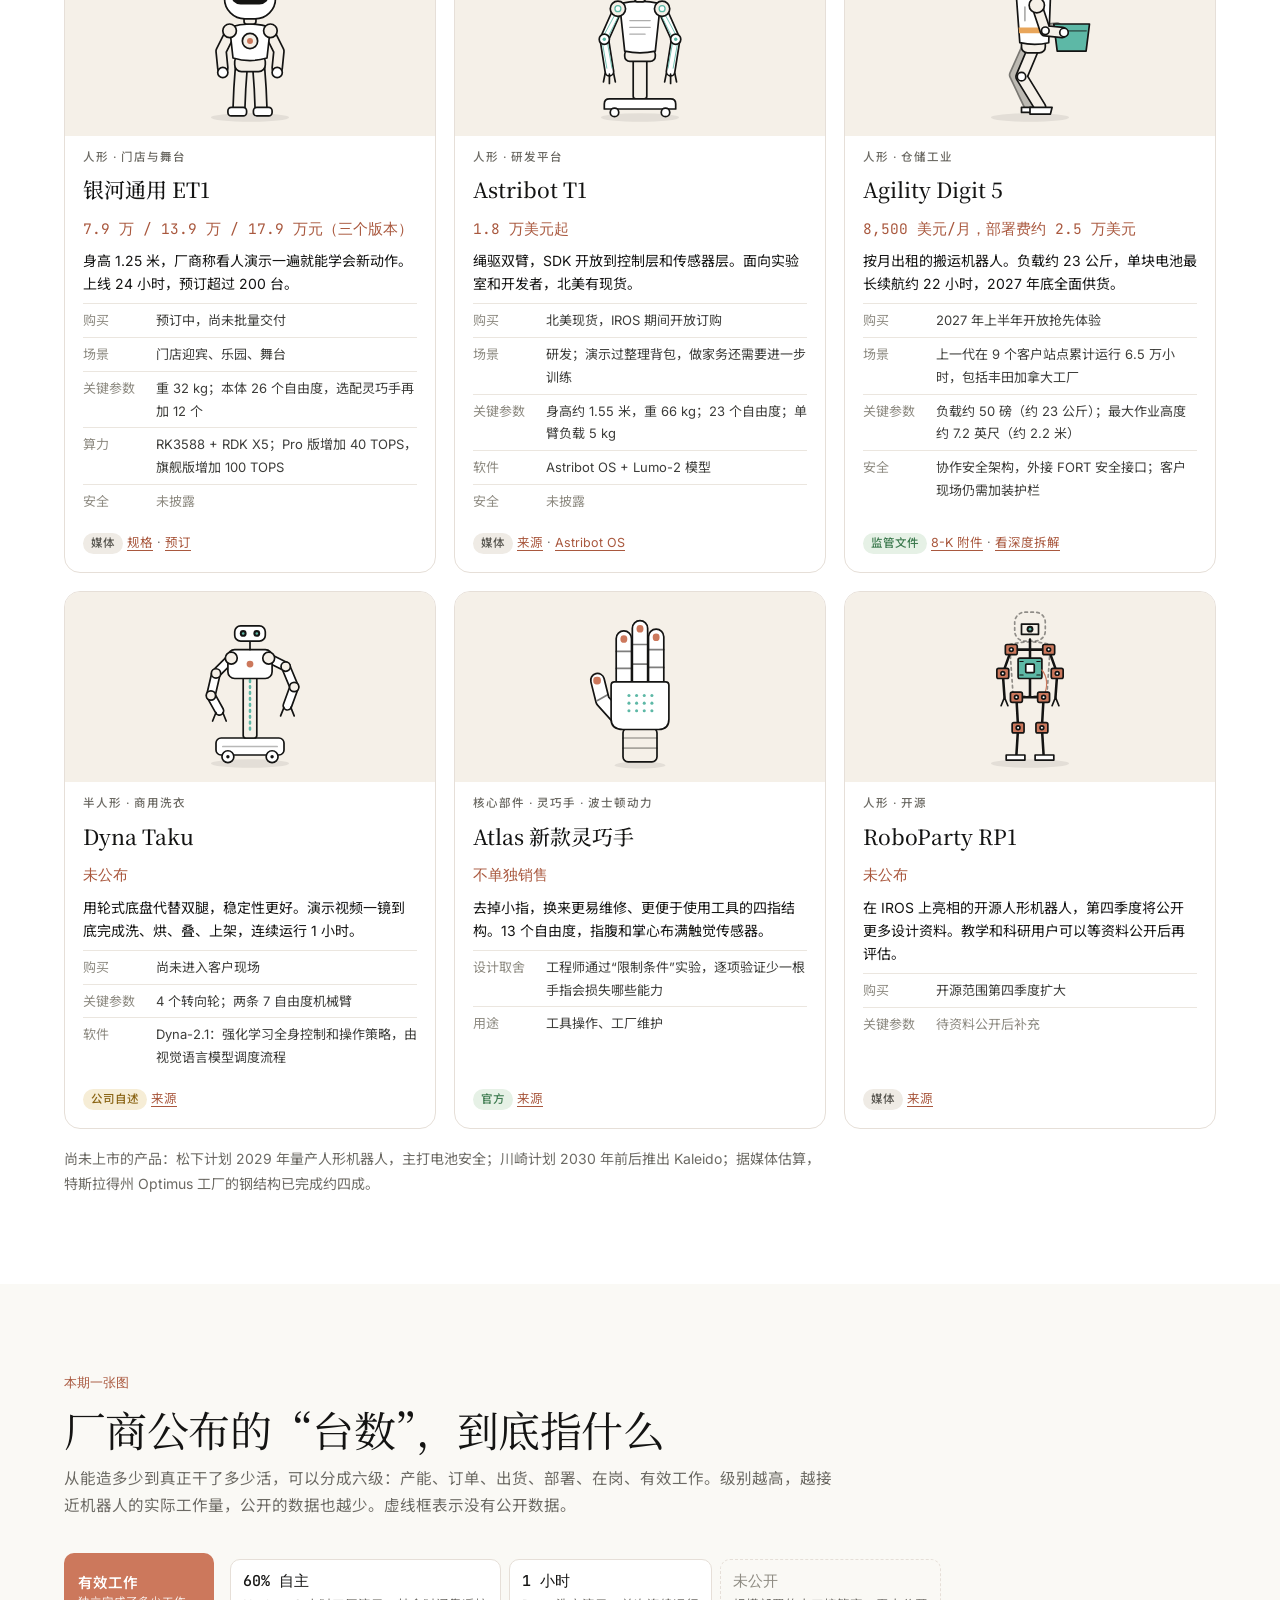
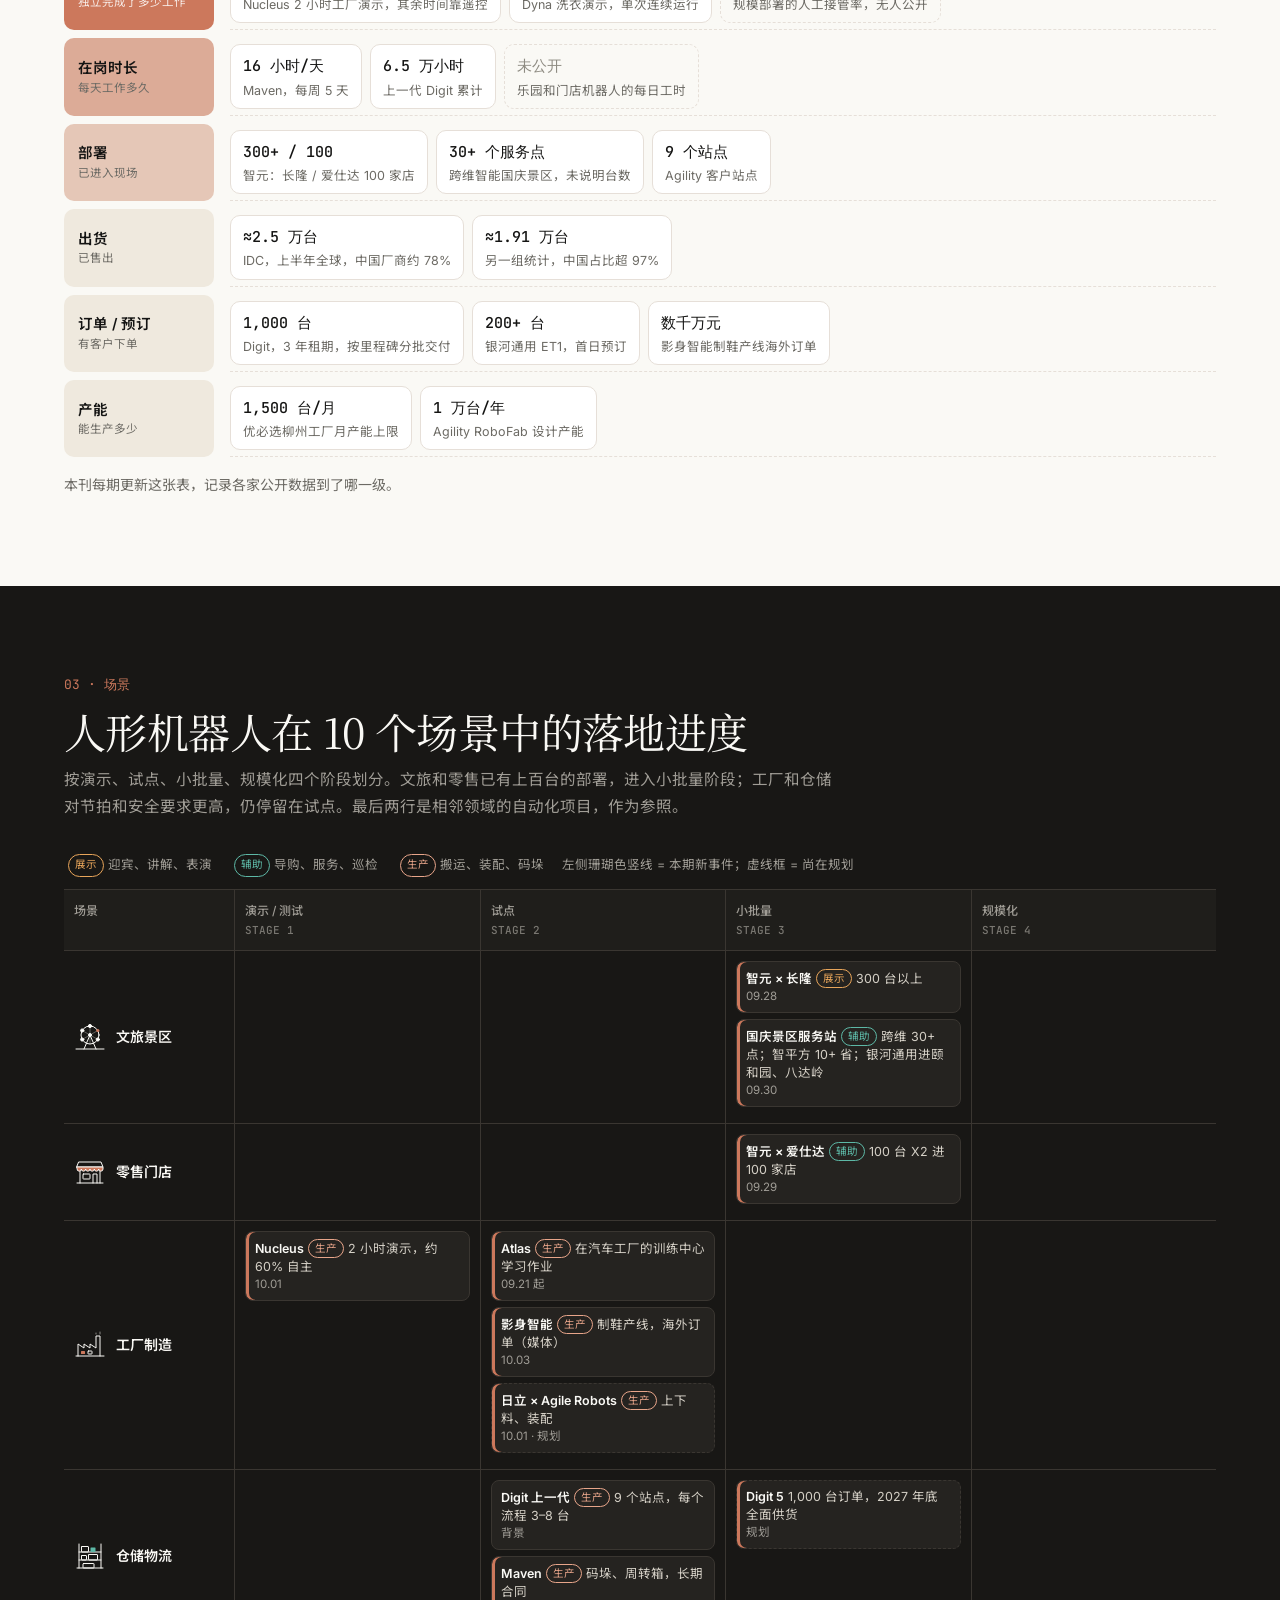
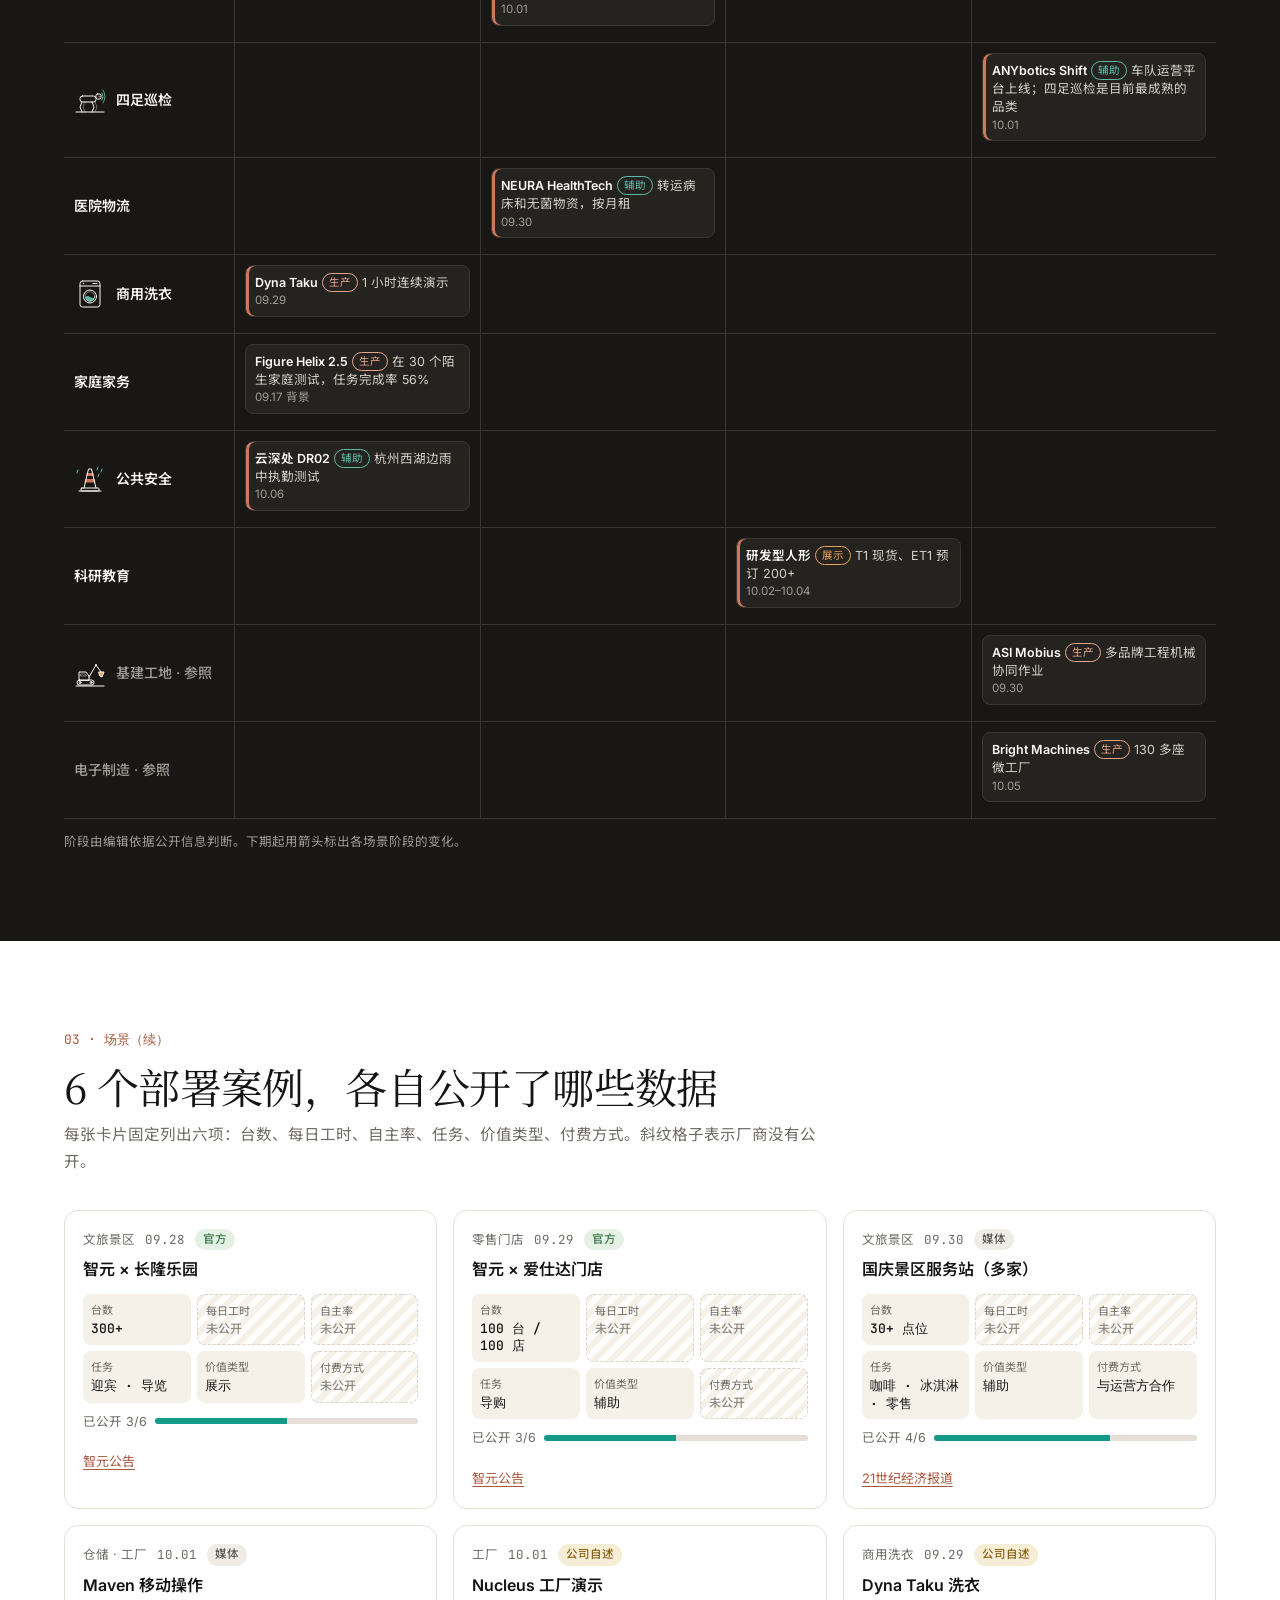
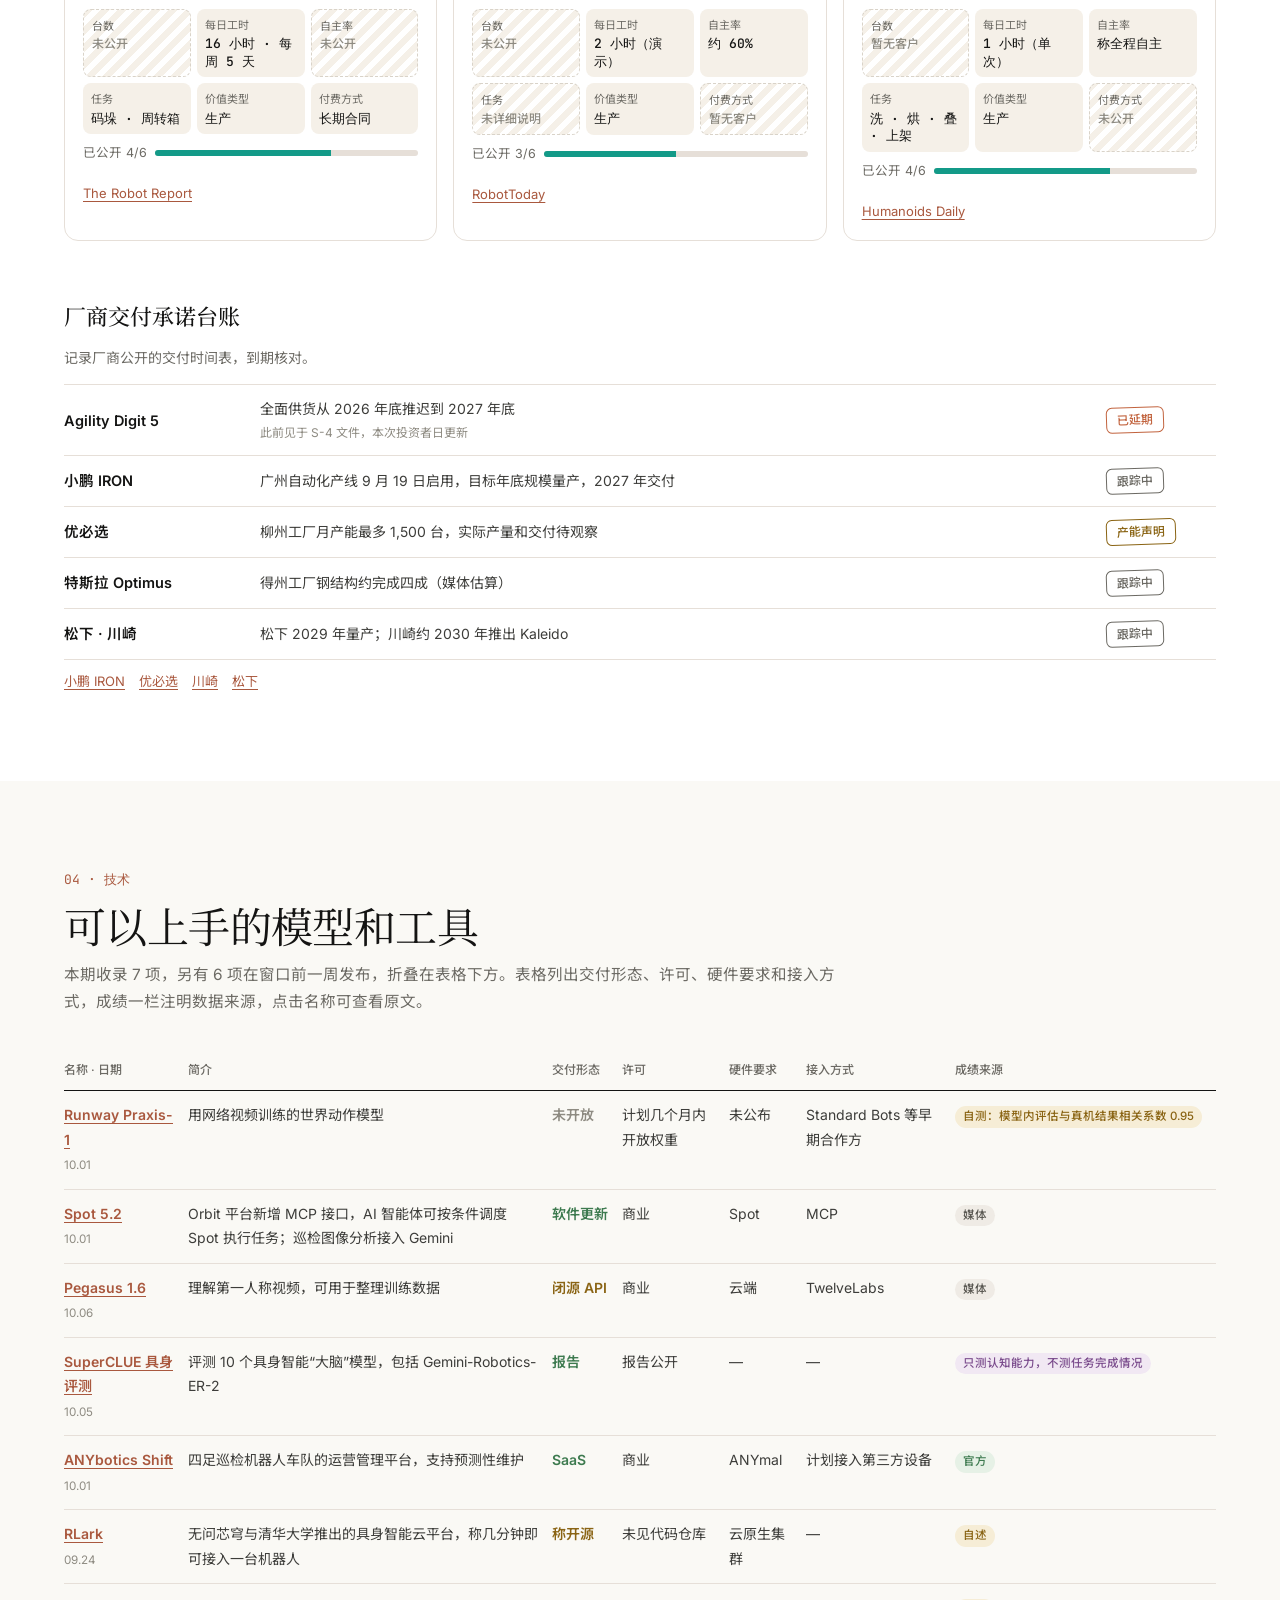
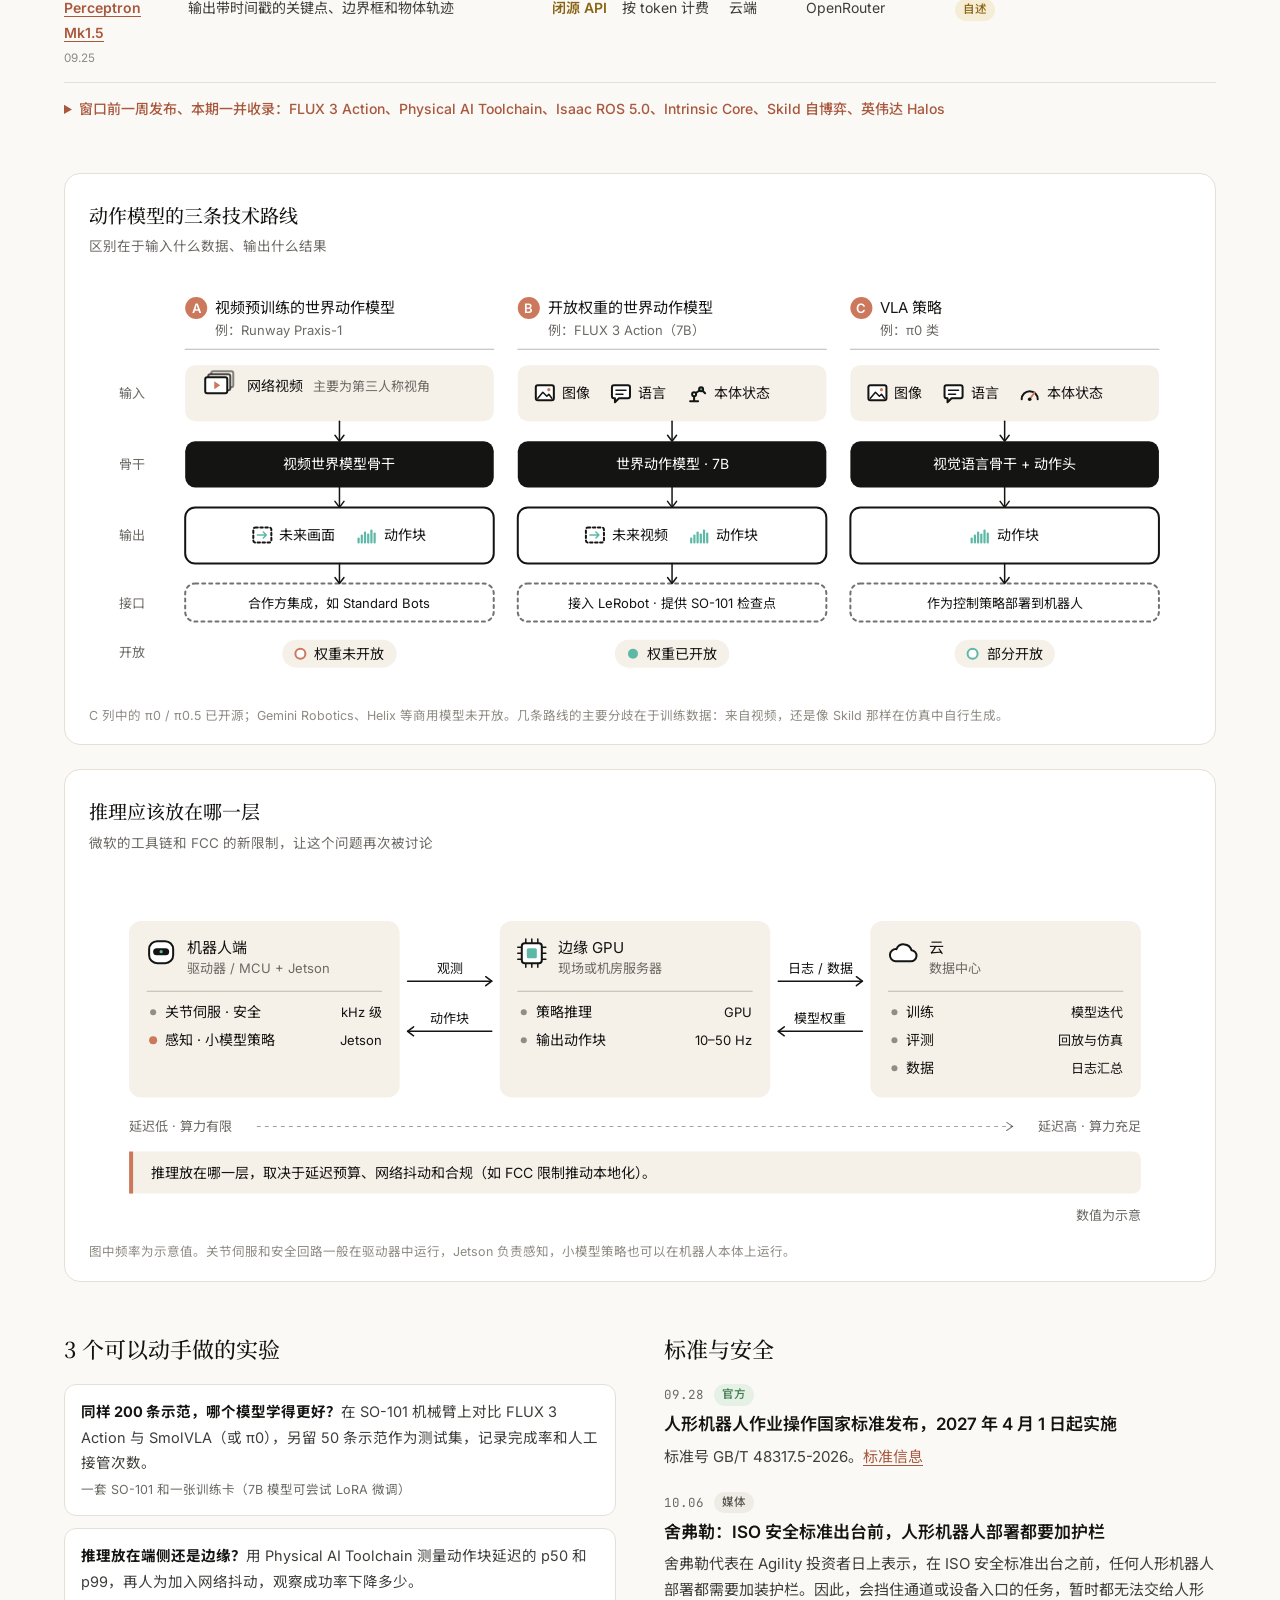
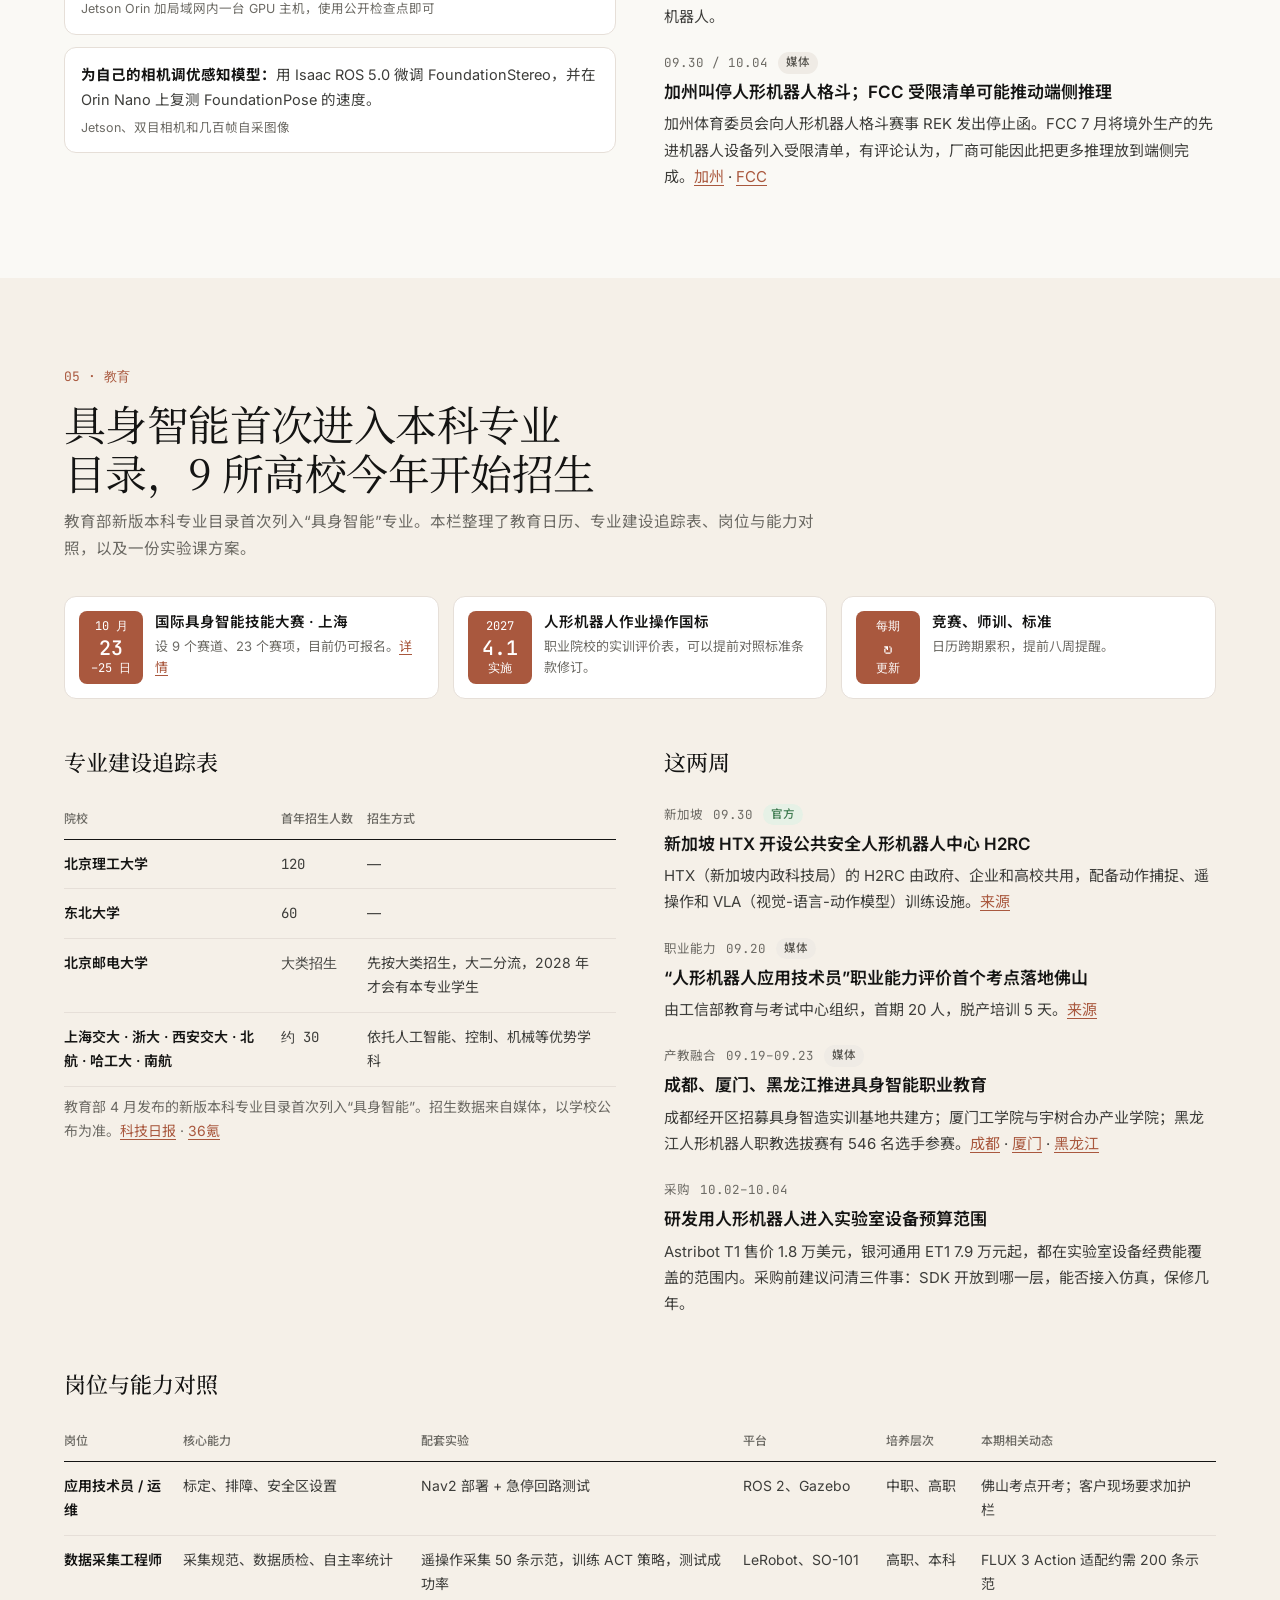
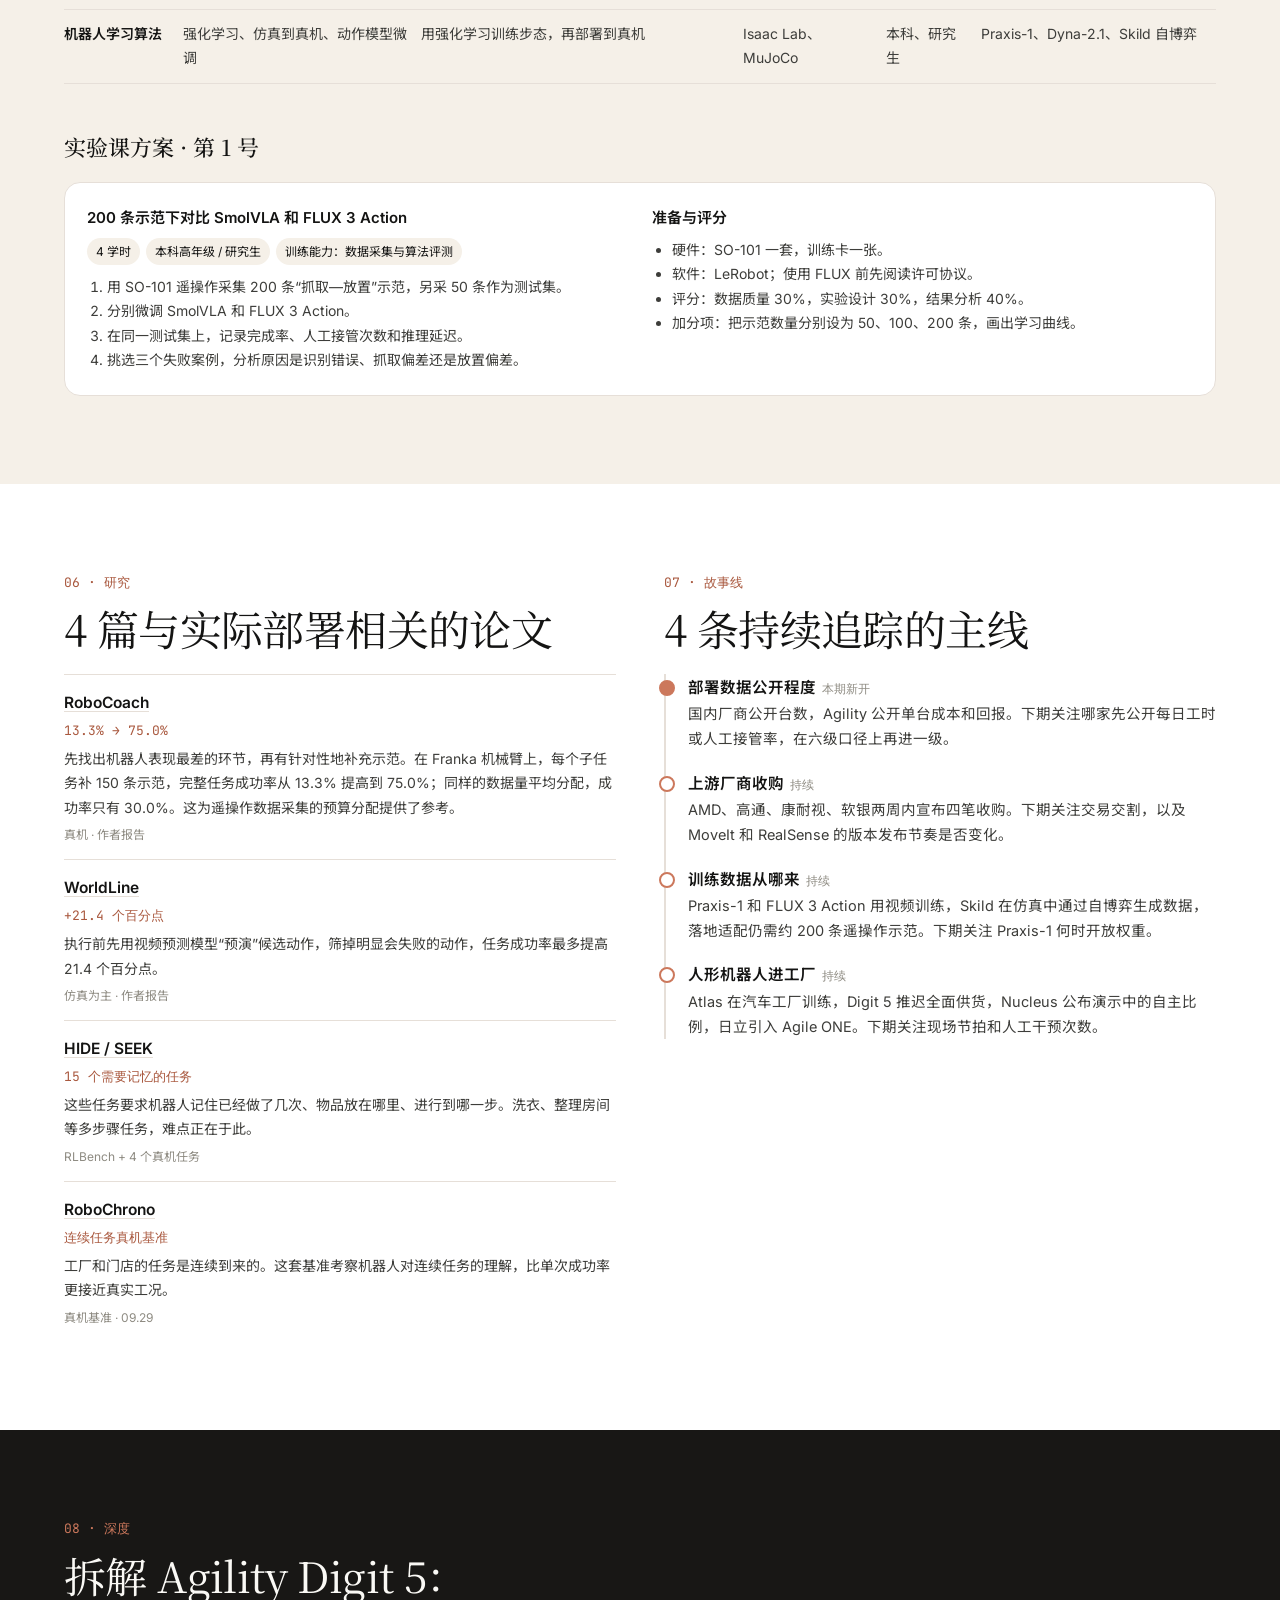
<file: site/issues/01/index.html>
<!doctype html>
<html lang="zh-CN">
<head>
<meta charset="utf-8">
<meta name="viewport" content="width=device-width,initial-scale=1,viewport-fit=cover">
<title>人形机器人陆续落地，干了多少活几乎没人公开 · 全球具身智能观察 第 1 期</title>
<meta name="description" content="全球具身智能观察第 1 期（2026.09.24–10.07）：人形机器人陆续落地，但每天工作多久、多久需要人工接管，几乎没有厂商公开。另有重大交易、人形机器人售价、10 个场景的落地进度、可以上手的模型和工具、具身智能本科专业，以及 Agility Digit 5 的成本拆解。">
<meta property="og:type" content="article">
<meta property="og:site_name" content="全球具身智能观察">
<meta property="og:title" content="人形机器人陆续落地，干了多少活几乎没人公开">
<meta property="og:description" content="全球具身智能观察 · 双周刊第 1 期（创刊号），2026.09.24–10.07。">
<meta property="og:url" content="https://buildwithamy.github.io/embodied-intelligence-observatory/issues/01/">
<meta property="og:image" content="https://buildwithamy.github.io/embodied-intelligence-observatory/issues/01/og.png">
<meta name="twitter:card" content="summary_large_image">
<link rel="canonical" href="https://buildwithamy.github.io/embodied-intelligence-observatory/issues/01/">
<link rel="icon" href="data:image/svg+xml,%3Csvg xmlns='http://www.w3.org/2000/svg' viewBox='0 0 32 32'%3E%3Crect width='32' height='32' rx='8' fill='%23cc785c'/%3E%3Ccircle cx='16' cy='16' r='7' fill='none' stroke='%23faf9f5' stroke-width='3'/%3E%3Ccircle cx='16' cy='16' r='2' fill='%23faf9f5'/%3E%3C/svg%3E">
<meta name="theme-color" content="#ffffff" media="(prefers-color-scheme: light)">
<meta name="theme-color" content="#181715" media="(prefers-color-scheme: dark)">
<link rel="preconnect" href="https://fonts.googleapis.com">
<link rel="preconnect" href="https://fonts.gstatic.com" crossorigin>
<!-- Fonts load without blocking render: readers who cannot reach Google Fonts get system fonts at once. -->
<link rel="stylesheet" href="https://fonts.googleapis.com/css2?family=Inter:wght@400;500;600&family=JetBrains+Mono:wght@400;500&family=Noto+Sans+SC:wght@400;500;700&family=Noto+Serif+SC:wght@400;500;600&display=swap" media="print" onload="this.media='all'">
<noscript><link rel="stylesheet" href="https://fonts.googleapis.com/css2?family=Inter:wght@400;500;600&family=JetBrains+Mono:wght@400;500&family=Noto+Sans+SC:wght@400;500;700&family=Noto+Serif+SC:wght@400;500;600&display=swap"></noscript>
<style>
/* Layout: white-canvas parchment magazine. White carries narrative; cream cards hold figures; two dark beats (scene map, deep case). 1200px frame, 720px reading column. */
:root{
  --canvas:#ffffff; --paper:#ffffff; --soft:#faf9f5; --cream:#f5f0e8; --card:#f5f0e8; --strong:#efe9de; --hover:#e8e0d2;
  --band:#181715; --band-2:#252320; --band-3:#1f1e1b; --band-fg:#faf9f5; --band-body:#d6d1c7; --band-mute:#a09d96; --band-hair:#3a3631;
  --hair:#e6dfd8; --hair-soft:#ebe6df;
  --ink:#141413; --body:#3d3d3a; --muted:#6c6a64; --faint:#8e8b82;
  --coral:#cc785c; --coral-ink:#a9583e; --coral-wash:#f8ebe4; --teal:#5db8a6; --amber:#e8a55a;
  --d1:#c2643f; --d2:#139a88; --cta-bg:#a9583e; --cta-fg:#ffffff;
  --ok:#3d7a4f; --ok-bg:#e6f1e6; --self:#8a6414; --self-bg:#f6edd6; --news:#5a5852; --news-bg:#efebe5; --ed:#7a4b8c; --ed-bg:#f1e8f3; --gap:#d9d3c9;
  --f-disp:"Noto Serif SC","Source Han Serif SC","Noto Serif CJK SC","Songti SC",STSong,"Source Serif 4",Georgia,serif;
  --f-body:Inter,"Noto Sans SC","Source Han Sans SC","Noto Sans CJK SC","PingFang SC","Microsoft YaHei",system-ui,sans-serif;
  --f-mono:"JetBrains Mono",ui-monospace,Menlo,monospace;
  color-scheme:light;
}
@media (prefers-color-scheme:dark){:root:not([data-theme="light"]){
  --canvas:#181715; --paper:#1f1e1b; --soft:#1f1e1b; --cream:#2d2a26; --card:#252320; --strong:#2d2a26; --hover:#34312c;
  --band:#0f0e0d; --band-2:#1f1e1b; --band-3:#181715; --band-fg:#faf9f5; --band-body:#d6d1c7; --band-mute:#a09d96; --band-hair:#34312c;
  --hair:#34312c; --hair-soft:#2b2925;
  --ink:#faf9f5; --body:#d6d1c7; --muted:#a09d96; --faint:#86837b;
  --coral:#d98a6e; --coral-ink:#e8a58a; --coral-wash:#36261f; --teal:#5db8a6; --amber:#e8a55a;
  --d1:#d4704a; --d2:#1fa58e; --cta-bg:#d98a6e; --cta-fg:#181715;
  --ok:#9fd0a8; --ok-bg:#1f2c22; --self:#e6c27a; --self-bg:#2f2817; --news:#c9c4ba; --news-bg:#2b2925; --ed:#d6b3e2; --ed-bg:#2e2433; --gap:#3a3631;
  color-scheme:dark;}}
:root[data-theme="dark"]{
  --canvas:#181715; --paper:#1f1e1b; --soft:#1f1e1b; --cream:#2d2a26; --card:#252320; --strong:#2d2a26; --hover:#34312c;
  --band:#0f0e0d; --band-2:#1f1e1b; --band-3:#181715; --band-fg:#faf9f5; --band-body:#d6d1c7; --band-mute:#a09d96; --band-hair:#34312c;
  --hair:#34312c; --hair-soft:#2b2925;
  --ink:#faf9f5; --body:#d6d1c7; --muted:#a09d96; --faint:#86837b;
  --coral:#d98a6e; --coral-ink:#e8a58a; --coral-wash:#36261f; --teal:#5db8a6; --amber:#e8a55a;
  --d1:#d4704a; --d2:#1fa58e; --cta-bg:#d98a6e; --cta-fg:#181715;
  --ok:#9fd0a8; --ok-bg:#1f2c22; --self:#e6c27a; --self-bg:#2f2817; --news:#c9c4ba; --news-bg:#2b2925; --ed:#d6b3e2; --ed-bg:#2e2433; --gap:#3a3631;
  color-scheme:dark;}
*{box-sizing:border-box}
html{scroll-behavior:smooth}
@media (prefers-reduced-motion:reduce){html{scroll-behavior:auto}}
body{margin:0;background:var(--canvas);color:var(--body);font-family:var(--f-body);font-size:16px;line-height:1.75}
a{color:var(--coral-ink);text-underline-offset:3px;text-decoration-thickness:1px}
a:focus-visible,button:focus-visible,input:focus-visible,summary:focus-visible{outline:2px solid var(--coral);outline-offset:2px;border-radius:4px}
h1,h2,h3,h4,h5{color:var(--ink);text-wrap:balance;margin:0}
p{margin:0}
.mono{font-family:var(--f-mono);font-variant-numeric:tabular-nums}
.frame{max-width:1200px;margin:0 auto;padding-inline:24px}
@media (max-width:600px){.frame{padding-inline:16px}}
.col{max-width:740px}
.band{padding-block:88px}
@media (max-width:700px){.band{padding-block:56px}}
.b-white{background:var(--canvas)} .b-soft{background:var(--soft)} .b-cream{background:var(--cream)}
.b-dark{background:var(--band);color:var(--band-body)}
.b-dark h2,.b-dark h3,.b-dark h4,.b-dark h5,.b-dark strong,.b-dark b{color:var(--band-fg)}
.art{color:var(--ink)} .art svg{display:block;width:100%;height:auto}
.b-dark .art{color:var(--band-fg);--muted:var(--band-mute);--cream:var(--band-2);--paper:var(--band-3)}

/* nav */
.nav{position:sticky;top:env(safe-area-inset-top,0px);z-index:20;background:color-mix(in srgb,var(--canvas) 92%,transparent);backdrop-filter:blur(8px);border-bottom:1px solid var(--hair)}
.nav .frame{display:flex;align-items:center;gap:8px 22px;min-height:56px;flex-wrap:wrap;padding-block:6px}
.mark{font-family:var(--f-disp);font-size:18px;color:var(--ink);white-space:nowrap;text-decoration:none}
.mark i{font-style:normal;color:var(--coral)}
.links{display:flex;gap:4px 16px;flex-wrap:wrap;font-size:14px;font-weight:500}
.links a{color:var(--muted);text-decoration:none}
.links a:hover{color:var(--ink)}
.links a.deep{color:var(--coral-ink)}
.roles{margin-left:auto;display:flex;gap:2px;background:var(--cream);padding:3px;border-radius:9999px}
.roles button{font:500 13px/1 var(--f-body);color:var(--muted);background:transparent;border:0;border-radius:9999px;padding:8px 12px;cursor:pointer}
.roles button[aria-pressed="true"]{background:var(--paper);color:var(--ink);box-shadow:0 1px 3px rgba(20,20,19,.08)}
@media (max-width:980px){.links{display:none}.roles{margin-left:0}}

/* cover */
.cover{display:grid;grid-template-columns:minmax(0,9fr) minmax(0,11fr);gap:48px;align-items:center;padding-block:56px 36px}
@media (max-width:900px){.cover{grid-template-columns:minmax(0,1fr);gap:20px;padding-block:36px 24px}}
.eyebrow{font:500 12px/1.4 var(--f-body);letter-spacing:1.5px;text-transform:uppercase;color:var(--muted)}
.pill{display:inline-block;font:500 11.5px/1 var(--f-body);padding:5px 9px;border-radius:9999px;background:var(--cta-bg);color:var(--cta-fg);letter-spacing:.5px;vertical-align:1px}
.cover h1 .nw{display:inline-block}
@media (max-width:600px){.cover .art{margin-inline:-8px}}
.cover h1{font-family:var(--f-disp);font-weight:400;font-size:clamp(32px,3.6vw,48px);line-height:1.15;letter-spacing:-1px;margin-block:16px 18px}
.cover h1 em{font-style:normal;color:var(--coral-ink)}
.cover .lede{font-size:17px;line-height:1.85;color:var(--body)}
.cover-meta{display:flex;flex-wrap:wrap;gap:6px 20px;margin-top:20px;font-size:13px;color:var(--muted)}
.cover-meta b{color:var(--ink);font-weight:500}
.strip{display:grid;grid-template-columns:repeat(5,minmax(0,1fr));border-top:1px solid var(--ink);border-bottom:1px solid var(--hair);margin-top:8px}
.strip .n{padding:16px 16px 14px 0;min-width:0}
.strip .n + .n{padding-left:16px;border-left:1px solid var(--hair)}
.strip .v{font-family:var(--f-mono);font-size:26px;font-weight:500;color:var(--ink);letter-spacing:-.5px;line-height:1.15}
.strip .k{font-size:13.5px;color:var(--ink);margin-top:6px;font-weight:500;line-height:1.45}
.strip .c{display:inline-block;margin-top:6px;font-size:11.5px;color:var(--coral-ink);background:var(--coral-wash);padding:2px 7px;border-radius:9999px}
@media (max-width:900px){.strip{grid-template-columns:repeat(2,minmax(0,1fr))}.strip .n,.strip .n + .n{padding:14px 12px 12px 0;border-left:0;border-top:1px solid var(--hair-soft)}}
.deeplink{display:flex;gap:14px;align-items:center;justify-content:space-between;margin-top:22px;background:var(--cta-bg);color:var(--cta-fg);border-radius:12px;padding:16px 20px;text-decoration:none}
.deeplink b{font-family:var(--f-disp);font-weight:500;font-size:18px;color:inherit}
.deeplink span{font-size:13.5px;opacity:.92}
.deeplink:hover{opacity:.92}

/* section heads */
.sh{display:grid;gap:10px;margin-bottom:34px;max-width:780px}
.sh .no{font-family:var(--f-mono);font-size:13px;color:var(--coral-ink)}
.b-dark .sh .no{color:var(--coral)}
.sh h2{font-family:var(--f-disp);font-weight:400;font-size:clamp(28px,3.8vw,42px);line-height:1.18;letter-spacing:-.6px}
.sh p{color:var(--muted);font-size:15.5px}
.b-dark .sh p{color:var(--band-mute)}
.sub-h{font-family:var(--f-disp);font-weight:500;font-size:22px;margin-bottom:16px;color:var(--ink)}
.b-dark .sub-h{color:var(--band-fg)}

/* evidence */
.ev{display:inline-flex;align-items:center;gap:5px;font:500 11.5px/1 var(--f-body);padding:5px 8px;border-radius:9999px;white-space:nowrap}
.ev.o{color:var(--ok);background:var(--ok-bg)} .ev.s{color:var(--self);background:var(--self-bg)} .ev.n{color:var(--news);background:var(--news-bg)} .ev.e{color:var(--ed);background:var(--ed-bg)}
.meta{display:flex;flex-wrap:wrap;align-items:center;gap:6px 10px;font-size:12.5px;color:var(--muted)}
.meta .d{font-family:var(--f-mono)}
.src{display:flex;flex-wrap:wrap;gap:4px 14px;font-size:13px;margin-top:10px}

/* figure */
.fig{margin:0 0 28px;background:var(--soft);border:1px solid var(--hair);border-radius:16px;padding:24px 24px 18px}
.b-soft .fig,.b-cream .fig{background:var(--paper)}
.fig h4{font-family:var(--f-disp);font-weight:500;font-size:19px;margin-bottom:4px}
.fig .sub{font-size:13.5px;color:var(--muted);margin-bottom:14px}
.fig .cap{font-size:12.5px;color:var(--faint);margin-top:12px;line-height:1.65}
.b-dark .fig{background:var(--band-2);border-color:var(--band-hair)}
.b-dark .fig .sub,.b-dark .fig .cap{color:var(--band-mute)}
.scroll{overflow-x:auto;-webkit-overflow-scrolling:touch}
svg text{font-family:var(--f-body)}
.legend{display:flex;flex-wrap:wrap;gap:6px 18px;font-size:13px;color:var(--muted);margin-bottom:8px}
.legend span{display:inline-flex;align-items:center;gap:6px}
.sw{width:11px;height:11px;display:inline-block}
.tip{position:fixed;z-index:50;pointer-events:none;background:var(--ink);color:var(--canvas);font-size:12.5px;line-height:1.5;padding:7px 10px;border-radius:6px;max-width:300px}

/* ladder */
.ladder{display:grid;gap:8px}
.rung{display:grid;grid-template-columns:150px minmax(0,1fr);gap:16px;align-items:stretch}
.rung .lab{display:flex;flex-direction:column;justify-content:center;padding:10px 14px;border-radius:10px;background:var(--strong);color:var(--ink);font-weight:600;font-size:14.5px;line-height:1.35}
.rung .lab small{font-weight:400;font-size:11.5px;color:var(--muted);margin-top:3px}
.rung:nth-child(1) .lab{margin-right:0;background:var(--coral);color:#fff}
.rung:nth-child(1) .lab small{color:#fff;opacity:.85}
.rung:nth-child(2) .lab{background:color-mix(in srgb,var(--coral) 55%,var(--strong))}
.rung:nth-child(3) .lab{background:color-mix(in srgb,var(--coral) 30%,var(--strong))}
.rung .row{display:flex;flex-wrap:wrap;gap:8px;align-items:center;padding:6px 0;border-bottom:1px dashed var(--hair);min-width:0}
.nb{display:inline-flex;flex-direction:column;gap:2px;padding:8px 12px;border-radius:10px;background:var(--paper);border:1px solid var(--hair);min-width:0;max-width:100%}
.nb b{font-family:var(--f-mono);font-weight:500;font-size:15px;color:var(--ink)}
.nb span{font-size:12.5px;color:var(--muted);line-height:1.45}
.nb.gapcell{border-style:dashed;background:transparent}
.nb.gapcell b{color:var(--faint)}
.ladder-note{display:grid;grid-template-columns:minmax(0,1fr) auto;gap:16px;align-items:end;margin-top:14px}
@media (max-width:640px){.rung{grid-template-columns:minmax(0,1fr);gap:6px}}

/* briefs */
.briefs{display:grid;grid-template-columns:repeat(2,minmax(0,1fr));gap:0 48px}
.brief{display:grid;grid-template-columns:44px minmax(0,1fr);gap:4px 14px;padding-block:16px;border-top:1px solid var(--hair);align-items:start}
.brief .ic{width:44px;height:44px;border-radius:10px;background:var(--cream);color:var(--ink);display:grid;place-items:center}
.brief .ic svg{width:30px;height:30px}
.brief .ic.t{font-family:var(--f-mono);font-size:13px;color:var(--coral-ink)}
.brief p{font-size:15px;line-height:1.7}
.brief p b{color:var(--ink);font-weight:600}
.brief .tag{grid-column:2;font-size:12px;color:var(--faint)}
@media (max-width:760px){.briefs{grid-template-columns:minmax(0,1fr)}}

/* stories */
.story{padding-block:30px;border-top:1px solid var(--hair)}
.story.first{border-top:0;padding-top:4px}
.story h3{font-family:var(--f-disp);font-weight:500;font-size:24px;line-height:1.4;letter-spacing:-.3px;margin-block:10px 12px}
.story .txt{max-width:760px}
.impact{display:inline-block;font-family:var(--f-mono);font-size:12px;color:var(--coral-ink);background:var(--coral-wash);padding:3px 8px;border-radius:4px}
.lens{margin:16px 0 0;max-width:760px;border-radius:12px;background:var(--cream);padding:4px 18px}
.lens .r{display:grid;grid-template-columns:96px minmax(0,1fr);gap:12px;padding-block:10px;border-top:1px solid var(--hair)}
.lens .r:first-child{border-top:0}
.lens dt{font-weight:600;font-size:13.5px;color:var(--ink)}
.lens dd{margin:0;font-size:14.5px;line-height:1.7}
.b-dark .lens{background:var(--band-2)} .b-dark .lens .r{border-color:var(--band-hair)} .b-dark .lens dd{color:var(--band-body)}
body[data-role]:not([data-role="all"]) .lens .r{display:none}
body[data-role="dev"] .lens .r[data-r="dev"],body[data-role="pm"] .lens .r[data-r="pm"],body[data-role="edu"] .lens .r[data-r="edu"]{display:grid}
@media (max-width:520px){.lens .r{grid-template-columns:minmax(0,1fr);gap:2px}}

/* tables */
.tbl{width:100%;border-collapse:collapse;font-size:14px;min-width:760px}
.tbl th{white-space:nowrap;text-align:left;font-size:12px;font-weight:500;color:var(--muted);padding:10px 14px 10px 0;border-bottom:1px solid var(--ink)}
.tbl td{padding:12px 14px 12px 0;border-bottom:1px solid var(--hair);vertical-align:top}
.tbl td b{color:var(--ink);font-weight:600}
.tbl small{color:var(--faint)}
.b-dark .tbl th{color:var(--band-mute);border-color:var(--band-fg)} .b-dark .tbl td{border-color:var(--band-hair)}
.tbl td.st-yes,.tbl td.st-part,.tbl td.st-no{white-space:nowrap}
.st-yes{color:var(--ok);font-weight:600}.st-part{color:var(--self);font-weight:600}.st-no{color:var(--faint);font-weight:600}

/* scene matrix (dark) */
.matrix{display:grid;grid-template-columns:170px repeat(4,minmax(150px,1fr));min-width:820px;border-top:1px solid var(--band-hair)}
.matrix > div{padding:10px;border-bottom:1px solid var(--band-hair);border-left:1px solid var(--band-hair);min-width:0}
.matrix .h{font-size:12px;color:var(--band-mute);font-weight:500;background:var(--band-3);border-left:0}
.matrix .h.st{border-left:1px solid var(--band-hair)}
.matrix .h .stage{display:block;font-family:var(--f-mono);font-size:11px;opacity:.7}
.matrix .s{display:flex;align-items:center;gap:10px;font-weight:600;color:var(--band-fg);font-size:14px;border-left:0}
.matrix .s .si{width:32px;height:32px;flex:none;color:var(--band-fg)}
.matrix .s.adj{color:var(--band-mute);font-weight:500}
.chip{display:block;font-size:12.5px;line-height:1.45;padding:7px 9px;margin:0 0 6px;border-radius:8px;background:var(--band-2);border:1px solid var(--band-hair);color:var(--band-body)}
.chip b{color:var(--band-fg);font-weight:600}
.chip.new{box-shadow:inset 3px 0 0 var(--coral)}
.chip.plan{border-style:dashed}
.chip small{display:block;color:var(--band-mute);font-size:11.5px}
.tv{display:inline-block;font-size:10.5px;padding:1px 6px;border-radius:9999px;margin-left:4px;vertical-align:1px;border:1px solid currentColor}
.tv.show{color:#e8a55a}.tv.assist{color:#5db8a6}.tv.prod{color:#e8a58a}
.matrix .s{position:sticky;left:0;z-index:1;background:var(--band)}
@media (max-width:600px){.matrix{grid-template-columns:96px repeat(4,minmax(150px,1fr))}.matrix .s{flex-direction:column;align-items:flex-start;font-size:13px}}
.mlegend{display:flex;flex-wrap:wrap;gap:6px 18px;font-size:12.5px;color:var(--band-mute);margin-bottom:12px}

/* evidence cards */
.ecards{display:grid;grid-template-columns:repeat(3,minmax(0,1fr));gap:16px}
@media (max-width:1000px){.ecards{grid-template-columns:repeat(2,minmax(0,1fr))}}
@media (max-width:640px){.ecards{grid-template-columns:minmax(0,1fr)}}
.ec{background:var(--paper);border:1px solid var(--hair);border-radius:14px;padding:18px;min-width:0;display:flex;flex-direction:column;gap:8px}
.ec h4{font-size:16px;font-weight:600;line-height:1.45}
.ec p{font-size:13.5px;line-height:1.7}
.cells{display:grid;grid-template-columns:repeat(3,minmax(0,1fr));gap:6px;margin-top:4px}
.cell{border-radius:8px;padding:7px 8px;background:var(--cream);min-width:0}
.cell i{display:block;font-style:normal;font-size:11px;color:var(--muted)}
.cell b{display:block;font-family:var(--f-mono);font-weight:500;font-size:13px;color:var(--ink);line-height:1.35;word-break:break-word}
.cell.x{background:repeating-linear-gradient(135deg,var(--cream) 0 6px,var(--paper) 6px 12px);border:1px dashed var(--gap)}
.cell.x b{color:var(--faint);font-family:var(--f-body);font-size:12px}
.score{display:flex;align-items:center;gap:8px;font-size:12.5px;color:var(--muted)}
.score .bar{flex:1;height:6px;border-radius:9999px;background:var(--hair);overflow:hidden}
.score .bar i{display:block;height:100%;background:var(--d2)}

/* ledger of promises */
.promise{display:grid;grid-template-columns:minmax(0,1fr);gap:0;border-top:1px solid var(--hair)}
.pr{display:grid;grid-template-columns:180px minmax(0,1fr) 110px;gap:16px;padding-block:12px;border-bottom:1px solid var(--hair);align-items:center}
.pr .who{font-weight:600;color:var(--ink);font-size:14.5px}
.pr .what{font-size:14px}
.pr .what small{display:block;color:var(--faint);font-size:12px}
.stamp{justify-self:start;font:500 12px/1 var(--f-body);padding:6px 10px;border-radius:6px;border:1.5px solid currentColor;transform:rotate(-2deg)}
.stamp.late{color:var(--d1)} .stamp.track{color:var(--muted)} .stamp.claim{color:var(--self)}
@media (max-width:640px){.pr{grid-template-columns:minmax(0,1fr);gap:4px}}

/* products */
.pcards{display:grid;grid-template-columns:repeat(3,minmax(0,1fr));gap:18px}
@media (max-width:1000px){.pcards{grid-template-columns:repeat(2,minmax(0,1fr))}}
@media (max-width:640px){.pcards{grid-template-columns:minmax(0,1fr)}}
.pc{background:var(--paper);border:1px solid var(--hair);border-radius:16px;padding:0 0 18px;display:flex;flex-direction:column;min-width:0;overflow:hidden}
.pc .sil{background:var(--cream);color:var(--ink);height:190px;display:grid;place-items:center;padding:10px}
.pc .sil svg{height:170px;width:auto}
.pc .body{padding:16px 18px 0;display:flex;flex-direction:column;gap:8px;flex:1}
.pc .type{font:500 11.5px/1 var(--f-body);letter-spacing:1px;color:var(--muted);text-transform:uppercase}
.pc h4{font-family:var(--f-disp);font-weight:500;font-size:21px}
.pc .price{font-family:var(--f-mono);font-size:14.5px;color:var(--coral-ink)}
.pc table{width:100%;border-collapse:collapse;font-size:13px}
.pc td{padding:5px 0;border-top:1px solid var(--hair-soft);vertical-align:top}
.pc td:first-child{color:var(--faint);width:5.6em;white-space:nowrap;padding-right:10px}
.pc td.na{color:var(--faint)}
.pc .note{font-size:12.5px;color:var(--muted);margin-top:auto;padding-top:6px}

/* hand annotation */
.anno{display:grid;grid-template-columns:220px minmax(0,1fr);gap:24px;align-items:center}
.anno .art{max-width:220px}
.anno ol{margin:0;padding-left:20px;font-size:14.5px;line-height:1.8}
@media (max-width:640px){.anno{grid-template-columns:minmax(0,1fr)}}

/* lists */
.items{display:grid;gap:22px}
.item h4{font-size:17px;font-weight:600;line-height:1.5;margin-block:6px}
.item p{font-size:15px}
.two{display:grid;grid-template-columns:minmax(0,1fr) minmax(0,1fr);gap:48px}
.two > *{min-width:0}
@media (max-width:860px){.two{grid-template-columns:minmax(0,1fr);gap:36px}}
.callout{border-radius:14px;background:var(--coral-wash);padding:18px 20px;font-size:15px}
.callout b{color:var(--ink)}
.try{display:grid;gap:12px;counter-reset:t}
.try li{list-style:none;background:var(--paper);border:1px solid var(--hair);border-radius:12px;padding:14px 16px;font-size:14.5px}
.try li b{color:var(--ink)}
.try li small{display:block;color:var(--muted);font-size:12.5px;margin-top:4px}
.try ol{padding:0;margin:0;display:grid;gap:12px}

/* edu */
.cal{display:grid;grid-template-columns:repeat(3,minmax(0,1fr));gap:14px}
@media (max-width:760px){.cal{grid-template-columns:minmax(0,1fr)}}
.cd{display:grid;grid-template-columns:64px minmax(0,1fr);gap:12px;background:var(--paper);border:1px solid var(--hair);border-radius:12px;padding:14px}
.cd .date{background:var(--cta-bg);color:var(--cta-fg);border-radius:8px;text-align:center;padding:8px 4px;font-family:var(--f-mono);font-size:12px;line-height:1.3}
.cd .date b{display:block;font-size:20px;color:inherit;font-weight:500}
.cd h5{font-size:14.5px;font-weight:600;line-height:1.45}
.cd p{font-size:13px;color:var(--muted);line-height:1.6;margin-top:4px}
.recipe{background:var(--paper);border:1px solid var(--hair);border-radius:16px;padding:22px;display:grid;grid-template-columns:minmax(0,1fr) minmax(0,1fr);gap:24px}
@media (max-width:760px){.recipe{grid-template-columns:minmax(0,1fr)}}
.recipe h5{font-size:15px;font-weight:600;margin-bottom:6px}
.recipe ol,.recipe ul{margin:0;padding-left:20px;font-size:14px;line-height:1.75}
.recipe .k{display:flex;flex-wrap:wrap;gap:6px;margin-bottom:10px}
.recipe .k span{font-size:12px;background:var(--cream);padding:3px 9px;border-radius:9999px;color:var(--ink)}

/* storyline timeline */
.tl{position:relative;display:grid;gap:18px;padding-left:22px;border-left:2px solid var(--hair)}
.tl .e{position:relative}
.tl .e::before{content:"";position:absolute;left:-29px;top:6px;width:12px;height:12px;border-radius:50%;background:var(--paper);border:2px solid var(--coral)}
.tl .e.new::before{background:var(--coral)}
.tl h5{font-size:15.5px;font-weight:600}
.tl h5 small{font-family:var(--f-mono);font-weight:400;font-size:12px;color:var(--faint);margin-left:6px}
.tl p{font-size:14.5px}
.paper{border-top:1px solid var(--hair);padding-block:14px}
.paper h5{font-size:15.5px;font-weight:600}
.paper h5 a{color:var(--ink);text-decoration-color:var(--hair)}
.paper .hook{font-family:var(--f-mono);font-size:13px;color:var(--coral-ink);margin-block:4px}
.paper p{font-size:14px}
.paper .rp{font-size:12px;color:var(--faint);margin-top:4px}

/* case */
.case-grid{display:grid;grid-template-columns:minmax(0,1fr) minmax(0,1fr);gap:24px}
@media (max-width:900px){.case-grid{grid-template-columns:minmax(0,1fr)}}
.book h5{font-family:var(--f-disp);font-weight:500;font-size:18px;margin-bottom:10px}
.book dl{display:grid;grid-template-columns:minmax(0,1fr) auto;gap:8px 16px;margin:0;font-size:14px}
.book dt{color:var(--band-body)} .book dd{margin:0;font-family:var(--f-mono);color:var(--band-fg);text-align:right}
.book .tot{border-top:1px solid var(--band-hair);padding-top:8px}
.calc{display:grid;grid-template-columns:minmax(0,1fr) minmax(0,1fr);gap:28px}
@media (max-width:860px){.calc{grid-template-columns:minmax(0,1fr)}}
.ctl{display:grid;gap:14px}
.ctl label{display:grid;gap:6px;font-size:13.5px;color:var(--band-body)}
.ctl .lv{display:flex;justify-content:space-between;gap:10px}
.ctl .lv output{font-family:var(--f-mono);color:var(--band-fg)}
.ctl input[type=range]{width:100%;accent-color:var(--coral)}
.out{display:grid;grid-template-columns:repeat(3,minmax(0,1fr));gap:10px}
.out div{background:var(--band-3);border:1px solid var(--band-hair);border-radius:12px;padding:14px}
.out i{display:block;font-style:normal;font-size:12px;color:var(--band-mute)}
.out b{display:block;font-family:var(--f-mono);font-size:22px;font-weight:500;color:var(--band-fg);margin-top:4px}
.btn{font:500 13px/1 var(--f-body);background:transparent;color:var(--band-fg);border:1px solid var(--band-hair);border-radius:8px;padding:9px 12px;cursor:pointer}
.btn:hover{background:var(--band-2)}
.lessons{display:grid;grid-template-columns:repeat(3,minmax(0,1fr));gap:16px}
@media (max-width:860px){.lessons{grid-template-columns:minmax(0,1fr)}}
.lesson{border-top:2px solid var(--coral);padding-top:12px}
.lesson h5{font-size:15.5px;font-weight:600;margin-bottom:6px}
.lesson p{font-size:14.5px;line-height:1.7}
.risk{display:grid;grid-template-columns:repeat(5,minmax(0,1fr));gap:10px}
@media (max-width:900px){.risk{grid-template-columns:repeat(2,minmax(0,1fr))}}
.risk div{background:var(--band-2);border:1px solid var(--band-hair);border-radius:10px;padding:12px;font-size:13.5px;line-height:1.6}
.risk b{display:block;margin-bottom:4px;font-size:14px}
details.more{margin-top:14px}
details.more summary{cursor:pointer;color:var(--coral-ink);font-size:14px;font-weight:500}
.b-dark details.more summary{color:#e8a58a}
.eng{font-family:"Source Serif 4",Georgia,serif;font-size:16px;line-height:1.7;padding-left:18px}
.eng li{margin-bottom:6px}
.foot{padding-block:36px;font-size:13px;color:var(--band-mute);background:var(--band)}
.foot .frame{display:flex;flex-wrap:wrap;gap:8px 28px;justify-content:space-between}
.foot a{color:var(--band-fg)}

.toc{display:grid;grid-template-columns:repeat(3,minmax(0,1fr));gap:0 28px;margin-top:20px}
.toc a{display:flex;gap:12px;align-items:baseline;padding:13px 0;border-top:1px solid var(--hair);color:var(--ink);text-decoration:none;font-size:15px;line-height:1.5}
.toc a i{font-style:normal;font-size:12px;color:var(--coral-ink);font-weight:600;min-width:3.6em;letter-spacing:.5px}
.toc a:hover{color:var(--coral-ink)}
@media (max-width:900px){.toc{grid-template-columns:minmax(0,1fr)}}
.pc .hook{font-size:14px;color:var(--ink);line-height:1.65}
.aside{font-size:14px;color:var(--muted);max-width:760px;margin-top:18px}
.b-dark .aside{color:var(--band-mute)}
</style>
</head>
<body>

<nav class="nav" aria-label="本期导航">
  <div class="frame">
    <a class="mark" href="../../" title="返回首页和全部期刊">全球具身智能观察<i> · </i>第 1 期</a>
    <div class="links">
      <a href="#capital">格局</a><a href="#products">产品</a><a href="#ladder">一张图</a><a href="#scenes">场景</a><a href="#tech">技术</a><a href="#edu">教育</a><a href="#research">研究</a><a href="#case" class="deep">深度 ↓</a>
    </div>
    <div class="roles" role="group" aria-label="按角色阅读">
      <button type="button" id="r-all" data-role="all" aria-pressed="true">全部</button>
      <button type="button" id="r-dev" data-role="dev" aria-pressed="false">研发</button>
      <button type="button" id="r-pm" data-role="pm" aria-pressed="false">产品与项目</button>
      <button type="button" id="r-edu" data-role="edu" aria-pressed="false">教育</button>
    </div>
  </div>
</nav>

<!-- COVER -->
<header class="b-white">
  <div class="frame">
    <div class="cover">
      <div>
        <div class="eyebrow">双周刊 · 第 1 期 · 2026.09.24 – 10.07 &nbsp;<span class="pill">创刊号</span></div>
        <h1><span class="nw">人形机器人陆续落地，</span><span class="nw"><em>干了多少活</em>几乎没人公开</span></h1>
        <p class="lede">国内厂商公布的多是台数：智元把 300 多台机器人送进长隆，又在 100 家门店各部署了一台 X2；银河通用的 ET1 上线 24 小时，预订超过 200 台。美国的 Agility 公布的则是单台机器的成本和回报：Digit 5 月租 8,500 美元，部署费约 2.5 万美元，1,000 台订单要按技能逐项验收、分批交付。这些机器人每天工作多长时间、多久需要人工接管一次，两边都没有公开。</p>
      </div>
      <div class="art" role="img" aria-label="左边是成排的机器人和计数器，右边是一台工业人形和账本"><svg xmlns="http://www.w3.org/2000/svg" viewBox="0 0 1200 520" role="img" aria-label="人形机器人落地的两本账：左边按台数部署，右边算单台账（成本与回本）"><title>人形机器人落地的两本账：左边按台数部署，右边算单台账（成本与回本）</title><g fill="none" stroke="currentColor" stroke-width="2" stroke-linecap="round" stroke-linejoin="round"><path d="M40 460 H1160" stroke-opacity=".3"/><text x="300" y="74" stroke="none" font-family="'Noto Serif SC','Source Han Serif SC','Songti SC',serif" font-size="36" text-anchor="middle" style="fill:currentColor" >台数</text><path d="M244 92 H356" stroke-opacity=".5"/><text x="900" y="74" stroke="none" font-family="'Noto Serif SC','Source Han Serif SC','Songti SC',serif" font-size="36" text-anchor="middle" style="fill:currentColor" >单台账</text><path d="M836 92 H964" stroke-opacity=".5"/><rect x="44" y="108" width="520" height="168" rx="14" stroke="none" style="fill:var(--cream,#f5f0e8)"/><rect x="60" y="124" width="126" height="54" rx="7" style="fill:currentColor"/><rect x="65" y="129" width="26" height="44" rx="3" stroke="none" style="fill:var(--paper,#ffffff)"/><text x="78" y="161" stroke="none" font-family="'JetBrains Mono',ui-monospace,Menlo,monospace" font-size="26" text-anchor="middle" style="fill:currentColor" font-weight="500">3</text><path d="M65 151 H91" stroke-width="1" stroke-opacity=".35"/><rect x="95" y="129" width="26" height="44" rx="3" stroke="none" style="fill:var(--paper,#ffffff)"/><text x="108" y="161" stroke="none" font-family="'JetBrains Mono',ui-monospace,Menlo,monospace" font-size="26" text-anchor="middle" style="fill:currentColor" font-weight="500">0</text><path d="M95 151 H121" stroke-width="1" stroke-opacity=".35"/><rect x="125" y="129" width="26" height="44" rx="3" stroke="none" style="fill:var(--paper,#ffffff)"/><text x="138" y="161" stroke="none" font-family="'JetBrains Mono',ui-monospace,Menlo,monospace" font-size="26" text-anchor="middle" style="fill:currentColor" font-weight="500">0</text><path d="M125 151 H151" stroke-width="1" stroke-opacity=".35"/><rect x="155" y="129" width="26" height="44" rx="3" stroke="none" style="fill:var(--paper,#ffffff)"/><text x="168" y="161" stroke="none" font-family="'JetBrains Mono',ui-monospace,Menlo,monospace" font-size="26" text-anchor="middle" style="fill:currentColor" font-weight="500">+</text><path d="M155 151 H181" stroke-width="1" stroke-opacity=".35"/><g transform="translate(92 196) scale(0.62)"><g fill="none" stroke="currentColor" stroke-width="2" stroke-linecap="round" stroke-linejoin="round"><path d="M4 56 H60 M32 28 L20 56 M32 28 L44 56"/><circle cx="32" cy="28" r="18"/><path d="M32 10 V46 M16.4 19 L47.6 37 M16.4 37 L47.6 19" stroke-opacity=".45" stroke-width="1.5"/><circle cx="32" cy="28" r="3" style="fill:var(--paper,#ffffff)"/><circle cx="32.0" cy="10.0" r="3.2" style="fill:var(--paper,#ffffff)"/><circle cx="47.6" cy="19.0" r="3.2" stroke="none" style="fill:var(--coral,#cc785c)"/><circle cx="47.6" cy="37.0" r="3.2" style="fill:var(--paper,#ffffff)"/><circle cx="16.4" cy="37.0" r="3.2" style="fill:var(--paper,#ffffff)"/><circle cx="16.4" cy="19.0" r="3.2" style="fill:var(--paper,#ffffff)"/></g></g><g stroke-width="1.5"><path d="M219 146 V160 M225 146 V160 M215 135 L212 144 M229 135 L232 144"/><rect x="215" y="132" width="14" height="15" rx="4" style="fill:var(--cream,#f5f0e8)"/><rect x="216" y="120" width="12" height="11" rx="4" style="fill:var(--paper,#ffffff)"/><rect x="218" y="123" width="8" height="4" rx="2" stroke="none" style="fill:currentColor"/><path d="M261 146 V160 M267 146 V160 M257 135 L254 144 M271 135 L274 144"/><rect x="257" y="132" width="14" height="15" rx="4" style="fill:var(--cream,#f5f0e8)"/><rect x="258" y="120" width="12" height="11" rx="4" style="fill:var(--paper,#ffffff)"/><rect x="260" y="123" width="8" height="4" rx="2" stroke="none" style="fill:currentColor"/><path d="M303 146 V160 M309 146 V160 M299 135 L296 144 M313 135 L316 144"/><rect x="299" y="132" width="14" height="15" rx="4" style="fill:var(--cream,#f5f0e8)"/><rect x="300" y="120" width="12" height="11" rx="4" style="fill:var(--paper,#ffffff)"/><rect x="302" y="123" width="8" height="4" rx="2" stroke="none" style="fill:currentColor"/><path d="M345 146 V160 M351 146 V160 M341 135 L338 144 M355 135 L358 144"/><rect x="341" y="132" width="14" height="15" rx="4" style="fill:var(--cream,#f5f0e8)"/><rect x="342" y="120" width="12" height="11" rx="4" style="fill:var(--paper,#ffffff)"/><rect x="344" y="123" width="8" height="4" rx="2" stroke="none" style="fill:currentColor"/><path d="M387 146 V160 M393 146 V160 M383 135 L380 144 M397 135 L400 144"/><rect x="383" y="132" width="14" height="15" rx="4" style="fill:var(--cream,#f5f0e8)"/><rect x="384" y="120" width="12" height="11" rx="4" style="fill:var(--paper,#ffffff)"/><rect x="386" y="123" width="8" height="4" rx="2" stroke="none" style="fill:currentColor"/><path d="M429 146 V160 M435 146 V160 M425 135 L422 144 M439 135 L442 144"/><rect x="425" y="132" width="14" height="15" rx="4" style="fill:var(--cream,#f5f0e8)"/><rect x="426" y="120" width="12" height="11" rx="4" style="fill:var(--paper,#ffffff)"/><rect x="428" y="123" width="8" height="4" rx="2" stroke="none" style="fill:currentColor"/><path d="M471 146 V160 M477 146 V160 M467 135 L464 144 M481 135 L484 144"/><rect x="467" y="132" width="14" height="15" rx="4" style="fill:var(--cream,#f5f0e8)"/><rect x="468" y="120" width="12" height="11" rx="4" style="fill:var(--paper,#ffffff)"/><rect x="470" y="123" width="8" height="4" rx="2" stroke="none" style="fill:currentColor"/><path d="M513 146 V160 M519 146 V160 M509 135 L506 144 M523 135 L526 144"/><rect x="509" y="132" width="14" height="15" rx="4" style="fill:var(--cream,#f5f0e8)"/><rect x="510" y="120" width="12" height="11" rx="4" style="fill:var(--paper,#ffffff)"/><rect x="512" y="123" width="8" height="4" rx="2" stroke="none" style="fill:currentColor"/><path d="M219 196 V210 M225 196 V210 M215 185 L212 194 M229 185 L232 194"/><rect x="215" y="182" width="14" height="15" rx="4" style="fill:var(--cream,#f5f0e8)"/><rect x="216" y="170" width="12" height="11" rx="4" style="fill:var(--paper,#ffffff)"/><rect x="218" y="173" width="8" height="4" rx="2" stroke="none" style="fill:currentColor"/><path d="M261 196 V210 M267 196 V210 M257 185 L254 194 M271 185 L274 194"/><rect x="257" y="182" width="14" height="15" rx="4" style="fill:var(--cream,#f5f0e8)"/><rect x="258" y="170" width="12" height="11" rx="4" style="fill:var(--paper,#ffffff)"/><rect x="260" y="173" width="8" height="4" rx="2" stroke="none" style="fill:currentColor"/><path d="M303 196 V210 M309 196 V210 M299 185 L296 194 M313 185 L316 194"/><rect x="299" y="182" width="14" height="15" rx="4" style="fill:var(--cream,#f5f0e8)"/><rect x="300" y="170" width="12" height="11" rx="4" style="fill:var(--paper,#ffffff)"/><rect x="302" y="173" width="8" height="4" rx="2" stroke="none" style="fill:currentColor"/><path d="M345 196 V210 M351 196 V210 M341 185 L338 194 M355 185 L358 194"/><rect x="341" y="182" width="14" height="15" rx="4" style="fill:var(--cream,#f5f0e8)"/><rect x="342" y="170" width="12" height="11" rx="4" style="fill:var(--paper,#ffffff)"/><rect x="344" y="173" width="8" height="4" rx="2" stroke="none" style="fill:currentColor"/><path d="M387 196 V210 M393 196 V210 M383 185 L380 194 M397 185 L400 194"/><rect x="383" y="182" width="14" height="15" rx="4" style="fill:var(--cream,#f5f0e8)"/><rect x="384" y="170" width="12" height="11" rx="4" style="fill:var(--paper,#ffffff)"/><rect x="386" y="173" width="8" height="4" rx="2" stroke="none" style="fill:currentColor"/><path d="M429 196 V210 M435 196 V210 M425 185 L422 194 M439 185 L442 194"/><rect x="425" y="182" width="14" height="15" rx="4" style="fill:var(--cream,#f5f0e8)"/><rect x="426" y="170" width="12" height="11" rx="4" style="fill:var(--paper,#ffffff)"/><rect x="428" y="173" width="8" height="4" rx="2" stroke="none" style="fill:currentColor"/><path d="M471 196 V210 M477 196 V210 M467 185 L464 194 M481 185 L484 194"/><rect x="467" y="182" width="14" height="15" rx="4" style="fill:var(--cream,#f5f0e8)"/><rect x="468" y="170" width="12" height="11" rx="4" style="fill:var(--paper,#ffffff)"/><rect x="470" y="173" width="8" height="4" rx="2" stroke="none" style="fill:currentColor"/><path d="M513 196 V210 M519 196 V210 M509 185 L506 194 M523 185 L526 194"/><rect x="509" y="182" width="14" height="15" rx="4" style="fill:var(--cream,#f5f0e8)"/><rect x="510" y="170" width="12" height="11" rx="4" style="fill:var(--paper,#ffffff)"/><rect x="512" y="173" width="8" height="4" rx="2" stroke="none" style="fill:currentColor"/><path d="M219 246 V260 M225 246 V260 M215 235 L212 244 M229 235 L232 244"/><rect x="215" y="232" width="14" height="15" rx="4" style="fill:var(--cream,#f5f0e8)"/><rect x="216" y="220" width="12" height="11" rx="4" style="fill:var(--paper,#ffffff)"/><rect x="218" y="223" width="8" height="4" rx="2" stroke="none" style="fill:currentColor"/><path d="M261 246 V260 M267 246 V260 M257 235 L254 244 M271 235 L274 244"/><rect x="257" y="232" width="14" height="15" rx="4" style="fill:var(--cream,#f5f0e8)"/><rect x="258" y="220" width="12" height="11" rx="4" style="fill:var(--paper,#ffffff)"/><rect x="260" y="223" width="8" height="4" rx="2" stroke="none" style="fill:currentColor"/><path d="M303 246 V260 M309 246 V260 M299 235 L296 244 M313 235 L316 244"/><rect x="299" y="232" width="14" height="15" rx="4" style="fill:var(--cream,#f5f0e8)"/><rect x="300" y="220" width="12" height="11" rx="4" style="fill:var(--paper,#ffffff)"/><rect x="302" y="223" width="8" height="4" rx="2" stroke="none" style="fill:currentColor"/><path d="M345 246 V260 M351 246 V260 M341 235 L338 244 M355 235 L358 244"/><rect x="341" y="232" width="14" height="15" rx="4" style="fill:var(--cream,#f5f0e8)"/><rect x="342" y="220" width="12" height="11" rx="4" style="fill:var(--paper,#ffffff)"/><rect x="344" y="223" width="8" height="4" rx="2" stroke="none" style="fill:currentColor"/><path d="M387 246 V260 M393 246 V260 M383 235 L380 244 M397 235 L400 244"/><rect x="383" y="232" width="14" height="15" rx="4" style="fill:var(--cream,#f5f0e8)"/><rect x="384" y="220" width="12" height="11" rx="4" style="fill:var(--paper,#ffffff)"/><rect x="386" y="223" width="8" height="4" rx="2" stroke="none" style="fill:currentColor"/><path d="M429 246 V260 M435 246 V260 M425 235 L422 244 M439 235 L442 244"/><rect x="425" y="232" width="14" height="15" rx="4" style="fill:var(--cream,#f5f0e8)"/><rect x="426" y="220" width="12" height="11" rx="4" style="fill:var(--paper,#ffffff)"/><rect x="428" y="223" width="8" height="4" rx="2" stroke="none" style="fill:currentColor"/><path d="M471 246 V260 M477 246 V260 M467 235 L464 244 M481 235 L484 244"/><rect x="467" y="232" width="14" height="15" rx="4" style="fill:var(--cream,#f5f0e8)"/><rect x="468" y="220" width="12" height="11" rx="4" style="fill:var(--paper,#ffffff)"/><rect x="470" y="223" width="8" height="4" rx="2" stroke="none" style="fill:currentColor"/><path d="M513 246 V260 M519 246 V260 M509 235 L506 244 M523 235 L526 244"/><rect x="509" y="232" width="14" height="15" rx="4" style="fill:var(--coral,#cc785c)"/><rect x="510" y="220" width="12" height="11" rx="4" style="fill:var(--paper,#ffffff)"/><rect x="512" y="223" width="8" height="4" rx="2" stroke="none" style="fill:currentColor"/></g><rect x="44" y="290" width="520" height="150" rx="14" stroke="none" style="fill:var(--cream,#f5f0e8)"/><rect x="75" y="306" width="96" height="54" rx="7" style="fill:currentColor"/><rect x="80" y="311" width="26" height="44" rx="3" stroke="none" style="fill:var(--paper,#ffffff)"/><text x="93" y="343" stroke="none" font-family="'JetBrains Mono',ui-monospace,Menlo,monospace" font-size="26" text-anchor="middle" style="fill:currentColor" font-weight="500">1</text><path d="M80 333 H106" stroke-width="1" stroke-opacity=".35"/><rect x="110" y="311" width="26" height="44" rx="3" stroke="none" style="fill:var(--paper,#ffffff)"/><text x="123" y="343" stroke="none" font-family="'JetBrains Mono',ui-monospace,Menlo,monospace" font-size="26" text-anchor="middle" style="fill:currentColor" font-weight="500">0</text><path d="M110 333 H136" stroke-width="1" stroke-opacity=".35"/><rect x="140" y="311" width="26" height="44" rx="3" stroke="none" style="fill:var(--paper,#ffffff)"/><text x="153" y="343" stroke="none" font-family="'JetBrains Mono',ui-monospace,Menlo,monospace" font-size="26" text-anchor="middle" style="fill:currentColor" font-weight="500">0</text><path d="M140 333 H166" stroke-width="1" stroke-opacity=".35"/><g transform="translate(92 374) scale(0.62)"><g fill="none" stroke="currentColor" stroke-width="2" stroke-linecap="round" stroke-linejoin="round"><path d="M6 54 H58 M12 30 V54 M52 30 V54"/><path d="M10 12 H54 L58 22 H6 Z"/><path d="M6 22 H58 V26 A4.33 4.33 0 0 1 49.33 26 A4.33 4.33 0 0 1 40.67 26 A4.33 4.33 0 0 1 32 26 A4.33 4.33 0 0 1 23.33 26 A4.33 4.33 0 0 1 14.67 26 A4.33 4.33 0 0 1 6 26 Z" style="fill:var(--coral,#cc785c)"/><rect x="18" y="36" width="14" height="10" rx="1"/><path d="M38 54 V36 H46 V54"/></g></g><g stroke-width="1.5"><rect x="213" y="350" width="18" height="6" rx="3" style="fill:var(--paper,#ffffff)"/><path d="M215 350 L217 333 H227 L229 350 Z" style="fill:var(--cream,#f5f0e8)"/><rect x="214" y="322" width="16" height="11" rx="3" style="fill:var(--paper,#ffffff)"/><rect x="217" y="325" width="10" height="5" rx="1" stroke="none" style="fill:var(--teal,#5db8a6)"/><rect x="255" y="350" width="18" height="6" rx="3" style="fill:var(--paper,#ffffff)"/><path d="M257 350 L259 333 H269 L271 350 Z" style="fill:var(--cream,#f5f0e8)"/><rect x="256" y="322" width="16" height="11" rx="3" style="fill:var(--paper,#ffffff)"/><rect x="259" y="325" width="10" height="5" rx="1" stroke="none" style="fill:var(--teal,#5db8a6)"/><rect x="297" y="350" width="18" height="6" rx="3" style="fill:var(--paper,#ffffff)"/><path d="M299 350 L301 333 H311 L313 350 Z" style="fill:var(--cream,#f5f0e8)"/><rect x="298" y="322" width="16" height="11" rx="3" style="fill:var(--paper,#ffffff)"/><rect x="301" y="325" width="10" height="5" rx="1" stroke="none" style="fill:var(--teal,#5db8a6)"/><rect x="339" y="350" width="18" height="6" rx="3" style="fill:var(--paper,#ffffff)"/><path d="M341 350 L343 333 H353 L355 350 Z" style="fill:var(--cream,#f5f0e8)"/><rect x="340" y="322" width="16" height="11" rx="3" style="fill:var(--paper,#ffffff)"/><rect x="343" y="325" width="10" height="5" rx="1" stroke="none" style="fill:var(--teal,#5db8a6)"/><rect x="381" y="350" width="18" height="6" rx="3" style="fill:var(--paper,#ffffff)"/><path d="M383 350 L385 333 H395 L397 350 Z" style="fill:var(--cream,#f5f0e8)"/><rect x="382" y="322" width="16" height="11" rx="3" style="fill:var(--paper,#ffffff)"/><rect x="385" y="325" width="10" height="5" rx="1" stroke="none" style="fill:var(--teal,#5db8a6)"/><rect x="423" y="350" width="18" height="6" rx="3" style="fill:var(--paper,#ffffff)"/><path d="M425 350 L427 333 H437 L439 350 Z" style="fill:var(--cream,#f5f0e8)"/><rect x="424" y="322" width="16" height="11" rx="3" style="fill:var(--paper,#ffffff)"/><rect x="427" y="325" width="10" height="5" rx="1" stroke="none" style="fill:var(--teal,#5db8a6)"/><rect x="465" y="350" width="18" height="6" rx="3" style="fill:var(--paper,#ffffff)"/><path d="M467 350 L469 333 H479 L481 350 Z" style="fill:var(--cream,#f5f0e8)"/><rect x="466" y="322" width="16" height="11" rx="3" style="fill:var(--paper,#ffffff)"/><rect x="469" y="325" width="10" height="5" rx="1" stroke="none" style="fill:var(--teal,#5db8a6)"/><rect x="507" y="350" width="18" height="6" rx="3" style="fill:var(--paper,#ffffff)"/><path d="M509 350 L511 333 H521 L523 350 Z" style="fill:var(--cream,#f5f0e8)"/><rect x="508" y="322" width="16" height="11" rx="3" style="fill:var(--paper,#ffffff)"/><rect x="511" y="325" width="10" height="5" rx="1" stroke="none" style="fill:var(--teal,#5db8a6)"/><rect x="213" y="410" width="18" height="6" rx="3" style="fill:var(--paper,#ffffff)"/><path d="M215 410 L217 393 H227 L229 410 Z" style="fill:var(--cream,#f5f0e8)"/><rect x="214" y="382" width="16" height="11" rx="3" style="fill:var(--paper,#ffffff)"/><rect x="217" y="385" width="10" height="5" rx="1" stroke="none" style="fill:var(--teal,#5db8a6)"/><rect x="255" y="410" width="18" height="6" rx="3" style="fill:var(--paper,#ffffff)"/><path d="M257 410 L259 393 H269 L271 410 Z" style="fill:var(--cream,#f5f0e8)"/><rect x="256" y="382" width="16" height="11" rx="3" style="fill:var(--paper,#ffffff)"/><rect x="259" y="385" width="10" height="5" rx="1" stroke="none" style="fill:var(--teal,#5db8a6)"/><rect x="297" y="410" width="18" height="6" rx="3" style="fill:var(--paper,#ffffff)"/><path d="M299 410 L301 393 H311 L313 410 Z" style="fill:var(--cream,#f5f0e8)"/><rect x="298" y="382" width="16" height="11" rx="3" style="fill:var(--paper,#ffffff)"/><rect x="301" y="385" width="10" height="5" rx="1" stroke="none" style="fill:var(--teal,#5db8a6)"/><rect x="339" y="410" width="18" height="6" rx="3" style="fill:var(--paper,#ffffff)"/><path d="M341 410 L343 393 H353 L355 410 Z" style="fill:var(--cream,#f5f0e8)"/><rect x="340" y="382" width="16" height="11" rx="3" style="fill:var(--paper,#ffffff)"/><rect x="343" y="385" width="10" height="5" rx="1" stroke="none" style="fill:var(--teal,#5db8a6)"/><rect x="381" y="410" width="18" height="6" rx="3" style="fill:var(--paper,#ffffff)"/><path d="M383 410 L385 393 H395 L397 410 Z" style="fill:var(--cream,#f5f0e8)"/><rect x="382" y="382" width="16" height="11" rx="3" style="fill:var(--paper,#ffffff)"/><rect x="385" y="385" width="10" height="5" rx="1" stroke="none" style="fill:var(--teal,#5db8a6)"/><rect x="423" y="410" width="18" height="6" rx="3" style="fill:var(--paper,#ffffff)"/><path d="M425 410 L427 393 H437 L439 410 Z" style="fill:var(--cream,#f5f0e8)"/><rect x="424" y="382" width="16" height="11" rx="3" style="fill:var(--paper,#ffffff)"/><rect x="427" y="385" width="10" height="5" rx="1" stroke="none" style="fill:var(--teal,#5db8a6)"/><rect x="465" y="410" width="18" height="6" rx="3" style="fill:var(--paper,#ffffff)"/><path d="M467 410 L469 393 H479 L481 410 Z" style="fill:var(--cream,#f5f0e8)"/><rect x="466" y="382" width="16" height="11" rx="3" style="fill:var(--paper,#ffffff)"/><rect x="469" y="385" width="10" height="5" rx="1" stroke="none" style="fill:var(--teal,#5db8a6)"/><rect x="507" y="410" width="18" height="6" rx="3" style="fill:var(--paper,#ffffff)"/><path d="M509 410 L511 393 H521 L523 410 Z" style="fill:var(--coral,#cc785c)"/><rect x="508" y="382" width="16" height="11" rx="3" style="fill:var(--paper,#ffffff)"/><rect x="511" y="385" width="10" height="5" rx="1" stroke="none" style="fill:var(--teal,#5db8a6)"/></g><path d="M600 102 V456" stroke-dasharray="3 7" stroke-opacity=".5"/><path d="M590 96 L600 62 L610 96 Z" style="fill:var(--paper,#ffffff)"/><path d="M532 60 H668" stroke-width="2.5"/><circle cx="600" cy="60" r="4.5" style="fill:var(--coral,#cc785c)"/><path d="M532 60 L518 84 M532 60 L546 84" stroke-width="1.5"/><path d="M514 84 H550 Q548 94 532 94 Q516 94 514 84 Z" style="fill:var(--cream,#f5f0e8)"/><path d="M668 60 L654 84 M668 60 L682 84" stroke-width="1.5"/><path d="M650 84 H686 Q684 94 668 94 Q652 94 650 84 Z" style="fill:var(--cream,#f5f0e8)"/><rect x="520" y="75" width="7" height="8" rx="2" style="fill:var(--paper,#ffffff)"/><rect x="529" y="75" width="7" height="8" rx="2" style="fill:var(--paper,#ffffff)"/><rect x="538" y="75" width="7" height="8" rx="2" style="fill:var(--paper,#ffffff)"/><ellipse cx="668" cy="80" rx="10" ry="3.5" style="fill:var(--amber,#e8a55a)"/><ellipse cx="668" cy="75" rx="10" ry="3.5" style="fill:var(--amber,#e8a55a)"/><ellipse cx="790" cy="459" rx="80" ry="6" stroke="none" style="fill:currentColor" fill-opacity=".08"/><g transform="translate(624 103) scale(1.9)" stroke-width="1.053"><g stroke-opacity=".55"><path d="M78 104 L62 140 L80 178" stroke-width="14"/><path d="M78 104 L62 140 L80 178" stroke-width="11.894736842105264" style="stroke:var(--cream,#f5f0e8)"/></g><path d="M70 178 H92 L90 184 H70 Z" style="fill:var(--paper,#ffffff)"/><path d="M86 104 L70 142 L92 178" stroke-width="15"/><path d="M86 104 L70 142 L92 178" stroke-width="12.894736842105264" style="stroke:var(--cream,#f5f0e8)"/><circle cx="70" cy="142" r="5" style="fill:var(--paper,#ffffff)"/><path d="M80 178 H106 L104 186 H80 Z" style="fill:var(--paper,#ffffff)"/><rect x="70" y="96" width="28" height="18" rx="7" style="fill:var(--cream,#f5f0e8)"/><g stroke-opacity=".55"><path d="M80 58 L90 86 L112 84" stroke-width="12"/><path d="M80 58 L90 86 L112 84" stroke-width="9.894736842105264" style="stroke:var(--cream,#f5f0e8)"/></g><path d="M64 48 Q88 42 104 50 L102 102 Q86 106 68 102 Z" style="fill:var(--paper,#ffffff)"/><path d="M66.6 84 H102.6 L102.4 91 H67.2 Z" stroke="none" style="fill:var(--amber,#e8a55a)"/><path d="M74 60 V76" stroke-opacity=".35"/><path d="M108 80 H150 L146 112 H112 Z" style="fill:var(--teal,#5db8a6)"/><path d="M112 88 H146" stroke-opacity=".5"/><path d="M88 58 L98 88 L118 90" stroke-width="14"/><path d="M88 58 L98 88 L118 90" stroke-width="11.894736842105264" style="stroke:var(--cream,#f5f0e8)"/><circle cx="88" cy="58" r="9" style="fill:var(--cream,#f5f0e8)"/><circle cx="98" cy="88" r="4.5" style="fill:var(--paper,#ffffff)"/><circle cx="120" cy="90" r="5" style="fill:var(--paper,#ffffff)"/><rect x="80" y="34" width="12" height="12" rx="3" style="fill:var(--cream,#f5f0e8)"/><rect x="70" y="14" width="40" height="24" rx="9" style="fill:var(--paper,#ffffff)"/><rect x="92" y="20" width="16" height="11" rx="5" style="fill:currentColor"/><path d="M98 25.5 H103" stroke-width="2.4" style="stroke:var(--teal,#5db8a6)"/><path d="M76 22 V30" stroke-opacity=".4"/></g><path d="M934 206 V436 Q990 426 1046 440 Q1102 426 1158 436 V206" style="fill:var(--teal,#5db8a6)"/><path d="M940 202 Q993 190 1046 202 V428 Q993 416 940 428 Z" style="fill:var(--paper,#ffffff)"/><path d="M1046 202 Q1099 190 1152 202 V428 Q1099 416 1046 428 Z" style="fill:var(--paper,#ffffff)"/><path d="M1039 208 V422 M1053 208 V422" stroke-opacity=".15"/><text x="993" y="240" stroke="none" font-family="'Noto Serif SC','Source Han Serif SC','Songti SC',serif" font-size="26" text-anchor="middle" style="fill:currentColor" >成本</text><path d="M958 252 H1028" stroke-opacity=".6"/><path d="M954 266 H1036" stroke-width="1" stroke-opacity=".18"/><path d="M954 290 H1036" stroke-width="1" stroke-opacity=".18"/><path d="M954 314 H1036" stroke-width="1" stroke-opacity=".18"/><path d="M954 338 H1036" stroke-width="1" stroke-opacity=".18"/><path d="M954 362 H1036" stroke-width="1" stroke-opacity=".18"/><path d="M954 386 H1036" stroke-width="1" stroke-opacity=".18"/><path d="M954 410 H1036" stroke-width="1" stroke-opacity=".18"/><rect x="964" y="310" width="34" height="30" style="fill:var(--cream,#f5f0e8)"/><rect x="964" y="340" width="34" height="8" style="fill:var(--amber,#e8a55a)"/><rect x="964" y="348" width="34" height="60" style="fill:var(--coral,#cc785c)"/><path d="M1010 338 H1028" stroke-width="3" stroke-opacity=".45"/><path d="M1010 362 H1022" stroke-width="3" stroke-opacity=".45"/><path d="M1010 386 H1030" stroke-width="3" stroke-opacity=".45"/><text x="1099" y="240" stroke="none" font-family="'Noto Serif SC','Source Han Serif SC','Songti SC',serif" font-size="26" text-anchor="middle" style="fill:currentColor" >回本</text><path d="M1064 252 H1134" stroke-opacity=".6"/><path d="M1062 340 V392 C1070 380 1078 356 1086 340 Z" stroke="none" style="fill:var(--coral,#cc785c)" fill-opacity=".28"/><path d="M1060 340 H1142" stroke-width="1.5"/><path d="M1062 340 V346" stroke-width="1.5" stroke-opacity=".6"/><path d="M1078 340 V346" stroke-width="1.5" stroke-opacity=".6"/><path d="M1094 340 V346" stroke-width="1.5" stroke-opacity=".6"/><path d="M1110 340 V346" stroke-width="1.5" stroke-opacity=".6"/><path d="M1126 340 V346" stroke-width="1.5" stroke-opacity=".6"/><path d="M1142 340 V346" stroke-width="1.5" stroke-opacity=".6"/><path d="M1086 348 V408" stroke-dasharray="2 4" stroke-opacity=".45"/><path d="M1062 392 C1070 380 1078 356 1086 340 S1116 280 1140 264" stroke-width="3" style="stroke:var(--teal,#5db8a6)"/><circle cx="1086" cy="340" r="6" stroke-width="3" style="fill:var(--paper,#ffffff);stroke:var(--coral,#cc785c)"/><path d="M1046 202 V428"/><path d="M906 446 V454 A24 7 0 0 0 954 454 V446" style="fill:var(--amber,#e8a55a)"/><ellipse cx="930" cy="446" rx="24" ry="7" style="fill:var(--amber,#e8a55a)"/><path d="M906 437 V445 A24 7 0 0 0 954 445 V437" style="fill:var(--amber,#e8a55a)"/><ellipse cx="930" cy="437" rx="24" ry="7" style="fill:var(--amber,#e8a55a)"/><path d="M906 428 V436 A24 7 0 0 0 954 436 V428" style="fill:var(--amber,#e8a55a)"/><ellipse cx="930" cy="428" rx="24" ry="7" style="fill:var(--amber,#e8a55a)"/><path d="M906 419 V427 A24 7 0 0 0 954 427 V419" style="fill:var(--amber,#e8a55a)"/><ellipse cx="930" cy="419" rx="24" ry="7" style="fill:var(--amber,#e8a55a)"/></g></svg></div>
    </div>
    <div class="strip">
      <div class="n"><div class="v">300+</div><div class="k">智元送进长隆的机器人</div><span class="c">部署</span></div>
      <div class="n"><div class="v">200+</div><div class="k">银河通用 ET1 首日预订</div><span class="c">预订</span></div>
      <div class="n"><div class="v">≈2.5 万</div><div class="k">上半年全球人形机器人出货</div><span class="c">出货 · IDC</span></div>
      <div class="n"><div class="v">1,000</div><div class="k">Digit 订单，按技能分批交付</div><span class="c">订单</span></div>
      <div class="n"><div class="v">8,500 美元</div><div class="k">一台 Digit 的月租</div><span class="c">价格</span></div>
    </div>
    <nav class="toc" aria-label="本期看点">
      <a href="#capital"><i>格局</i>AMD 以约 82 亿美元股票收购 World Labs</a>
      <a href="#products"><i>产品</i>人形机器人售价：从 7.9 万元到约 20 万美元</a>
      <a href="#ladder"><i>一张图</i>厂商公布的“台数”，到底指什么</a>
      <a href="#scenes"><i>场景</i>10 个场景的落地进度</a>
      <a href="#tech"><i>技术</i>可以上手的模型和工具，附 3 个实验</a>
      <a href="#case"><i>深度</i>拆解 Digit 5：成本、回本和验收，附计算器</a>
    </nav>
  </div>
</header>

<!-- 01 CAPITAL -->
<section class="band b-cream" id="capital">
  <div class="frame">
    <div class="sh"><span class="no">01 · 格局</span><h2>三笔收购，涉及世界模型、MoveIt 和 RealSense</h2><p>以下按对技术栈、供应链和人才流向的影响排序，金额其次。</p></div>
    <figure class="fig">
      <h4>交易地图</h4>
      <div class="sub">09.17–10.07 · 纵轴为金额（对数刻度）· 灰底为本期窗口之前的一周</div>
      <div class="legend"><span><i class="sw" style="background:var(--d1);border-radius:50%"></i>并购</span><span><i class="sw" style="background:var(--d2)"></i>融资 / 战略投资</span><span><i class="sw" style="border:2px solid var(--ink);transform:rotate(45deg) scale(.8)"></i>上市</span></div>
      <div class="scroll"><svg id="deal" viewBox="0 0 900 340" style="display:block;width:100%;min-width:680px;height:auto" role="img" aria-label="资本事件按日期和金额分布"></svg></div>
    </figure>

    <article class="story first">
      <div class="meta"><span class="impact">影响力第 1</span><span class="d">09.28</span><span class="ev o">官方</span></div>
      <h3>AMD 以约 82 亿美元股票收购世界模型公司 World Labs</h3>
      <div class="txt"><p>9 月 28 日，AMD 宣布以约 82 亿美元的股票收购李飞飞创办的 World Labs，交易预计年底前完成。三周前，World Labs 刚发布空间模型 Atlas，可以在同一个空间表示中理解和生成文字、图片、视频和 3D 内容。两家公司此前已在 AMD GPU 上合作训练模型。收购之后，AMD 能更直接地了解机器人和仿真对算力的需求，并据此设计芯片和软件。</p></div>
      <dl class="lens">
        <div class="r" data-r="dev"><dt>研发</dt><dd>过去训练和运行世界模型，基本只能用英伟达的软硬件。接下来 AMD 的 ROCm 平台上可能出现更多空间模型和仿真工具，可以留意它的后续版本。</dd></div>
        <div class="r" data-r="pm"><dt>产品与项目</dt><dd>现有选型暂不需要调整。2027 年做算力采购评审时，再看 AMD 是否推出成套的机器人软硬件方案。</dd></div>
        <div class="r" data-r="edu"><dt>教育</dt><dd>可以作为一节课的案例：芯片公司为什么要收购模型公司，算力、模型和仿真之间是什么关系。</dd></div>
      </dl>
      <div class="src"><a href="https://newsroom.amd.com/news/amd-acquire-world-labs/">AMD 公告</a><a href="https://www.worldlabs.ai/blog/amd-announcement">World Labs 公告</a><a href="https://ir.amd.com/financial-information/sec-filings/content/0000002488-26-000182/amd-20260926.htm">AMD 8-K</a></div>
    </article>

    <article class="story">
      <div class="meta"><span class="impact">影响力第 2</span><span class="d">09.18–09.23</span><span>窗口前一周</span><span class="ev o">高通、康耐视官方</span></div>
      <h3>高通收购 MoveIt 维护方 PickNik，康耐视以约 5 亿美元收购 RealSense</h3>
      <div class="txt"><p>机器人开发者最常用的两样工具，在本期窗口开始前一周先后被收购。高通收购了运动规划框架 MoveIt 的主要维护方 PickNik，承诺 MoveIt 继续开源，并将适配高通的 Dragonwing 平台和 Arduino 开发板。康耐视（Cognex）以约 5 亿美元收购深度相机品牌 RealSense，将其并入工业视觉产品线。同一周，软银同意从现代汽车手中收购 Marc Raibert 创办的 RAI 研究所，交易尚待美国外资审查。</p></div>
      <dl class="lens">
        <div class="r" data-r="dev"><dt>研发</dt><dd>短期内代码不会有变化，需要关注的是版本发布节奏和驱动维护。依赖这两样工具的项目，建议现在就准备备选方案。</dd></div>
        <div class="r" data-r="pm"><dt>产品与项目</dt><dd>把 MoveIt 和 RealSense 写进供应商风险清单，新合同里注明 SDK 支持年限。</dd></div>
        <div class="r" data-r="edu"><dt>教育</dt><dd>课程不受影响。使用 RealSense 的实验室，采购时把 SDK 支持年限写进合同，并准备一套使用替代相机的实验方案。</dd></div>
      </dl>
      <div class="src"><a href="https://www.qualcomm.com/news/releases/2026/09/qualcomm-to-acquire-picknik-to-advance-the-future-of-open-roboti">高通公告</a><a href="https://investor.cognex.com/news/news-details/2026/Cognex-to-Acquire-RealSense-Expanding-Machine-Vision-Leadership-into-High-Growth-Robotic-Perception-Market/default.aspx">康耐视公告</a><a href="https://www.therobotreport.com/softbank-agrees-to-acquire-robotics-and-ai-institute/">The Robot Report：软银 / RAI</a></div>
    </article>

    <article class="story">
      <div class="meta"><span class="impact">影响力第 3</span><span class="d">10.06</span><span class="ev n">媒体</span></div>
      <h3>波士顿动力任命亚马逊前 AGI 负责人 Rohit Prasad 为 CEO</h3>
      <div class="txt"><p>Rohit Prasad 于 10 月 7 日出任波士顿动力 CEO。他在亚马逊工作了 12 年，先后负责 Alexa 和 AGI 团队。这家以运动控制见长的公司请来大模型背景的负责人，重点很可能转向把 Atlas 做成能销售、能交付的产品。同一周，波士顿动力在宣传片中提出 Atlas“两年回本”的目标，并发布了一款去掉小指的四指灵巧手。</p></div>
      <dl class="lens">
        <div class="r" data-r="dev"><dt>研发</dt><dd>Atlas 的软件栈可能会更多转向基础模型和数据闭环。</dd></div>
        <div class="r" data-r="pm"><dt>产品与项目</dt><dd>“两年回本”是宣传口径。谈项目时，请供应商按你的班次和节拍重新测算，并写进投标附件。</dd></div>
        <div class="r" data-r="edu"><dt>教育</dt><dd>可以作为讨论素材：机器人公司的负责人需要什么样的能力背景。</dd></div>
      </dl>
      <div class="src"><a href="https://www.therobotreport.com/boston-dynamics-appoints-former-amazon-executive-rohit-prasad-new-ceo/">The Robot Report</a><a href="https://www.humanoidsdaily.com/news/boston-dynamics-atlas-film-two-year-payback">Humanoids Daily</a></div>
    </article>

    <article class="story">
      <div class="meta"><span class="impact">其他交易</span></div>
      <div class="scroll" style="margin-top:12px">
      <table class="tbl">
        <thead><tr><th>日期</th><th>交易方</th><th>金额</th><th>看点</th><th>来源</th></tr></thead>
        <tbody>
          <tr><td class="mono">09.30</td><td><b>软银 → ASI</b><br><small>工地自主车队</small></td><td class="mono">2.25 亿美元</td><td>一套系统同时调度不同品牌的推土机、压路机和自卸车，用于大型基建工地的无人化作业。</td><td><span class="ev n">媒体</span></td></tr>
          <tr><td class="mono">10.01</td><td><b>Maven Robotics</b><br><small>A 轮 · 轮式双臂</small></td><td class="mono">1 亿美元</td><td>成立两年，先拿下码垛和搬运的长期合同，再融资扩产。</td><td><span class="ev n">媒体</span></td></tr>
          <tr><td class="mono">10.01</td><td><b>日立 × Agile Robots</b><br><small>工厂合作</small></td><td class="mono">—</td><td>德国 Agile Robots 的人形机器人 Agile ONE 将用于日立的上下料和装配，订单规模未披露。</td><td><span class="ev n">媒体</span></td></tr>
          <tr><td class="mono">09.28</td><td><b>SiMa.ai</b><br><small>C 轮 · 端侧芯片</small></td><td class="mono">1.5 亿美元</td><td>人形机器人是其目标市场之一，端侧推理芯片多了一个选择。</td><td><span class="ev o">官方</span></td></tr>
          <tr><td class="mono">09.30</td><td><b>FORT Robotics</b><br><small>SPAC 上市</small></td><td class="mono">约 5.57 亿美元</td><td>这家公司为 Digit 5 提供外部安全接口，机器人安全领域开始出现独立供应商。</td><td><span class="ev n">媒体</span></td></tr>
          <tr><td class="mono">10.05</td><td><b>泰瑞达 → Bright Machines</b><br><small>战略投资</small></td><td class="mono">未披露</td><td>泰瑞达旗下的 UR 协作机械臂、测试设备与 Bright Machines 的微工厂结合，面向 AI 服务器等基础设施的制造。</td><td><span class="ev n">媒体</span></td></tr>
        </tbody>
      </table>
      </div>
      <div class="src"><a href="https://www.therobotreport.com/tackling-construction-labor-shortages-asi-softbank-partner-autonomous-fleets/">ASI</a><a href="https://www.therobotreport.com/how-maven-robotics-plans-automate-industrial-work-one-task-at-a-time/">Maven</a><a href="https://www.humanoidsdaily.com/news/agile-robots-hitachi-physical-ai-manufacturing">日立 × Agile Robots</a><a href="https://robottoday.com/article/robottoday-weekly-september-28-october-2-2026">RobotToday</a><a href="https://www.therobotreport.com/teradyne-invests-ibright-machines-brings-robotics-ai-infrastructure-manufacturing/">泰瑞达</a></div>
    </article>
  </div>
</section>

<!-- 02 PRODUCTS -->
<section class="band b-white" id="products">
  <div class="frame">
    <div class="sh"><span class="no">02 · 产品</span><h2>人形机器人售价：从 7.9 万元到约 20 万美元</h2><p>价格较低的是门店展示机型和研发平台（银河通用 ET1、Astribot T1），价格较高的是仓储工业机型（Agility Digit 5 以月租为主，直售价约 20 万美元）。以下 6 张档案卡列出每款产品的购买状态、适用场景、关键参数和安全设计。</p></div>

    <figure class="fig">
      <h4>人形机器人：售价和成本</h4>
      <div class="sub">美元，对数刻度 · 人民币按 1 美元 ≈ 7.1 元折算 · 售价与物料成本分两组</div>
      <div class="legend"><span><i class="sw" style="background:var(--d1);border-radius:50%"></i>公开售价</span><span><i class="sw" style="border:2px solid var(--d2);border-radius:50%"></i>物料成本（BOM）</span></div>
      <div class="scroll"><svg id="price" viewBox="0 0 900 360" style="display:block;width:100%;min-width:680px;height:auto" role="img" aria-label="人形机器人售价与物料成本"></svg></div>
      <div class="cap">Agility 直售价约 20 万美元，出自 <a href="https://www.therobotreport.com/agility-robotics-reports-18m-revenue-ahead-of-humanoid-spac/">The Robot Report</a> 对其上市文件的整理。</div>
    </figure>

    <div class="pcards">
      <div class="pc"><div class="sil"><svg xmlns="http://www.w3.org/2000/svg" viewBox="0 0 160 200" role="img" aria-label="小型人形机器人（约 1.25 米）"><title>小型人形机器人（约 1.25 米）</title><g fill="none" stroke="currentColor" stroke-width="2" stroke-linecap="round" stroke-linejoin="round"><ellipse cx="80" cy="190" rx="46" ry="5" stroke="none" style="fill:currentColor" fill-opacity=".08"/><path d="M70 128 L68 156 L67 180" stroke-width="16"/><path d="M70 128 L68 156 L67 180" stroke-width="12" style="stroke:var(--cream,#f5f0e8)"/><path d="M90 128 L92 156 L93 180" stroke-width="16"/><path d="M90 128 L92 156 L93 180" stroke-width="12" style="stroke:var(--cream,#f5f0e8)"/><rect x="54" y="178" width="22" height="10" rx="4" style="fill:var(--paper,#ffffff)"/><rect x="84" y="178" width="22" height="10" rx="4" style="fill:var(--paper,#ffffff)"/><rect x="62" y="116" width="36" height="20" rx="8" style="fill:var(--cream,#f5f0e8)"/><path d="M56 92 L46 112 L48 132" stroke-width="14"/><path d="M56 92 L46 112 L48 132" stroke-width="10" style="stroke:var(--cream,#f5f0e8)"/><path d="M104 92 L114 112 L112 132" stroke-width="14"/><path d="M104 92 L114 112 L112 132" stroke-width="10" style="stroke:var(--cream,#f5f0e8)"/><path d="M56 84 Q80 76 104 84 L100 120 Q80 126 60 120 Z" style="fill:var(--paper,#ffffff)"/><circle cx="80" cy="100" r="9" style="fill:var(--cream,#f5f0e8)"/><circle cx="80" cy="100" r="3.5" stroke="none" style="fill:var(--coral,#cc785c)"/><circle cx="56" cy="88" r="8" style="fill:var(--cream,#f5f0e8)"/><circle cx="104" cy="88" r="8" style="fill:var(--cream,#f5f0e8)"/><circle cx="48" cy="137" r="6" style="fill:var(--paper,#ffffff)"/><circle cx="112" cy="137" r="6" style="fill:var(--paper,#ffffff)"/><rect x="73" y="70" width="14" height="10" rx="3" style="fill:var(--cream,#f5f0e8)"/><rect x="50" y="18" width="60" height="56" rx="24" style="fill:var(--paper,#ffffff)"/><rect x="58" y="34" width="44" height="22" rx="11" style="fill:currentColor"/><path d="M68 44 Q71 40 74 44 M86 44 Q89 40 92 44" stroke-width="2.4" style="stroke:var(--teal,#5db8a6)"/><circle cx="80" cy="14" r="3.5" stroke="none" style="fill:var(--coral,#cc785c)"/><path d="M80 18 V18"/></g></svg></div><div class="body">
        <span class="type">人形 · 门店与舞台</span><h4>银河通用 ET1</h4><span class="price">7.9 万 / 13.9 万 / 17.9 万元（三个版本）</span>
        <p class="hook">身高 1.25 米，厂商称看人演示一遍就能学会新动作。上线 24 小时，预订超过 200 台。</p>
        <table><tbody>
          <tr><td>购买</td><td>预订中，尚未批量交付</td></tr>
          <tr><td>场景</td><td>门店迎宾、乐园、舞台</td></tr>
          <tr><td>关键参数</td><td>重 32 kg；本体 26 个自由度，选配灵巧手再加 12 个</td></tr>
          <tr><td>算力</td><td>RK3588 + RDK X5；Pro 版增加 40 TOPS，旗舰版增加 100 TOPS</td></tr>
          <tr><td>安全</td><td class="na">未披露</td></tr>
        </tbody></table>
        <p class="note"><span class="ev n">媒体</span> <a href="https://www.humanoidsdaily.com/news/galbot-et1-price-three-versions">规格</a> · <a href="https://news.qq.com/rain/a/20261004A06SJW00">预订</a></p></div></div>
      <div class="pc"><div class="sil"><svg xmlns="http://www.w3.org/2000/svg" viewBox="0 0 160 200" role="img" aria-label="研发型人形机器人（绳驱双臂）"><title>研发型人形机器人（绳驱双臂）</title><g fill="none" stroke="currentColor" stroke-width="2" stroke-linecap="round" stroke-linejoin="round"><ellipse cx="80" cy="190" rx="46" ry="5" stroke="none" style="fill:currentColor" fill-opacity=".08"/><rect x="72" y="118" width="16" height="50" rx="3" style="fill:var(--cream,#f5f0e8)"/><path d="M44 168 H116 Q122 168 122 174 V180 H38 V174 Q38 168 44 168 Z" style="fill:var(--paper,#ffffff)"/><circle cx="50" cy="184" r="5" style="fill:var(--paper,#ffffff)"/><circle cx="110" cy="184" r="5" style="fill:var(--paper,#ffffff)"/><rect x="62" y="110" width="36" height="14" rx="6" style="fill:var(--cream,#f5f0e8)"/><path d="M54 62 L38 98 L44 136" stroke-width="12"/><path d="M54 62 L38 98 L44 136" stroke-width="8" style="stroke:var(--paper,#ffffff)"/><path d="M51 68 L35 98 L41 132 M57 66 L41 98 L47 132" stroke-width="1" style="stroke:var(--teal,#5db8a6)"/><circle cx="38" cy="98" r="6" style="fill:var(--paper,#ffffff)"/><circle cx="38" cy="98" r="2" stroke="none" style="fill:var(--teal,#5db8a6)"/><path d="M39 138 L37 148 M49 138 L51 148 M44 139 V150"/><path d="M106 62 L122 98 L116 136" stroke-width="12"/><path d="M106 62 L122 98 L116 136" stroke-width="8" style="stroke:var(--paper,#ffffff)"/><path d="M109 68 L125 98 L119 132 M103 66 L119 98 L113 132" stroke-width="1" style="stroke:var(--teal,#5db8a6)"/><circle cx="122" cy="98" r="6" style="fill:var(--paper,#ffffff)"/><circle cx="122" cy="98" r="2" stroke="none" style="fill:var(--teal,#5db8a6)"/><path d="M111 138 L109 148 M121 138 L123 148 M116 139 V150"/><path d="M56 56 Q80 50 104 56 L98 112 Q80 116 62 112 Z" style="fill:var(--paper,#ffffff)"/><circle cx="54" cy="62" r="9" style="fill:var(--cream,#f5f0e8)"/><circle cx="54" cy="62" r="3.5" stroke-width="1.5" style="fill:var(--paper,#ffffff);stroke:var(--teal,#5db8a6)"/><circle cx="106" cy="62" r="9" style="fill:var(--cream,#f5f0e8)"/><circle cx="106" cy="62" r="3.5" stroke-width="1.5" style="fill:var(--paper,#ffffff);stroke:var(--teal,#5db8a6)"/><path d="M68 76 H92 M68 84 H92 M68 92 H86" stroke-opacity=".35" stroke-width="1.5"/><rect x="74" y="44" width="12" height="10" rx="3" style="fill:var(--cream,#f5f0e8)"/><rect x="64" y="12" width="32" height="34" rx="12" style="fill:var(--paper,#ffffff)"/><rect x="69" y="24" width="22" height="9" rx="4.5" style="fill:currentColor"/><circle cx="80" cy="28.5" r="2" stroke="none" style="fill:var(--coral,#cc785c)"/></g></svg></div><div class="body">
        <span class="type">人形 · 研发平台</span><h4>Astribot T1</h4><span class="price">1.8 万美元起</span>
        <p class="hook">绳驱双臂，SDK 开放到控制层和传感器层。面向实验室和开发者，北美有现货。</p>
        <table><tbody>
          <tr><td>购买</td><td>北美现货，IROS 期间开放订购</td></tr>
          <tr><td>场景</td><td>研发；演示过整理背包，做家务还需要进一步训练</td></tr>
          <tr><td>关键参数</td><td>身高约 1.55 米，重 66 kg；23 个自由度；单臂负载 5 kg</td></tr>
          <tr><td>软件</td><td>Astribot OS + Lumo-2 模型</td></tr>
          <tr><td>安全</td><td class="na">未披露</td></tr>
        </tbody></table>
        <p class="note"><span class="ev n">媒体</span> <a href="https://www.humanoidsdaily.com/news/astribot-t1-north-america-iros-18000">来源</a> · <a href="https://roboticsandautomationnews.com/2026/10/02/astribot-brings-its-t1-humanoid-robot-to-north-america/105448/">Astribot OS</a></p></div></div>
      <div class="pc"><div class="sil"><svg xmlns="http://www.w3.org/2000/svg" viewBox="0 0 160 200" role="img" aria-label="工业人形机器人（反关节腿，侧视）"><title>工业人形机器人（反关节腿，侧视）</title><g fill="none" stroke="currentColor" stroke-width="2" stroke-linecap="round" stroke-linejoin="round"><ellipse cx="80" cy="190" rx="46" ry="5" stroke="none" style="fill:currentColor" fill-opacity=".08"/><g stroke-opacity=".55"><path d="M78 104 L62 140 L80 178" stroke-width="14"/><path d="M78 104 L62 140 L80 178" stroke-width="10" style="stroke:var(--cream,#f5f0e8)"/></g><path d="M70 178 H92 L90 184 H70 Z" style="fill:var(--paper,#ffffff)"/><path d="M86 104 L70 142 L92 178" stroke-width="15"/><path d="M86 104 L70 142 L92 178" stroke-width="11" style="stroke:var(--cream,#f5f0e8)"/><circle cx="70" cy="142" r="5" style="fill:var(--paper,#ffffff)"/><path d="M80 178 H106 L104 186 H80 Z" style="fill:var(--paper,#ffffff)"/><rect x="70" y="96" width="28" height="18" rx="7" style="fill:var(--cream,#f5f0e8)"/><g stroke-opacity=".55"><path d="M80 58 L90 86 L112 84" stroke-width="12"/><path d="M80 58 L90 86 L112 84" stroke-width="8" style="stroke:var(--cream,#f5f0e8)"/></g><path d="M64 48 Q88 42 104 50 L102 102 Q86 106 68 102 Z" style="fill:var(--paper,#ffffff)"/><path d="M66.6 84 H102.6 L102.4 91 H67.2 Z" stroke="none" style="fill:var(--amber,#e8a55a)"/><path d="M74 60 V76" stroke-opacity=".35"/><path d="M108 80 H150 L146 112 H112 Z" style="fill:var(--teal,#5db8a6)"/><path d="M112 88 H146" stroke-opacity=".5"/><path d="M88 58 L98 88 L118 90" stroke-width="14"/><path d="M88 58 L98 88 L118 90" stroke-width="10" style="stroke:var(--cream,#f5f0e8)"/><circle cx="88" cy="58" r="9" style="fill:var(--cream,#f5f0e8)"/><circle cx="98" cy="88" r="4.5" style="fill:var(--paper,#ffffff)"/><circle cx="120" cy="90" r="5" style="fill:var(--paper,#ffffff)"/><rect x="80" y="34" width="12" height="12" rx="3" style="fill:var(--cream,#f5f0e8)"/><rect x="70" y="14" width="40" height="24" rx="9" style="fill:var(--paper,#ffffff)"/><rect x="92" y="20" width="16" height="11" rx="5" style="fill:currentColor"/><path d="M98 25.5 H103" stroke-width="2.4" style="stroke:var(--teal,#5db8a6)"/><path d="M76 22 V30" stroke-opacity=".4"/></g></svg></div><div class="body">
        <span class="type">人形 · 仓储工业</span><h4>Agility Digit 5</h4><span class="price">8,500 美元/月，部署费约 2.5 万美元</span>
        <p class="hook">按月出租的搬运机器人。负载约 23 公斤，单块电池最长续航约 22 小时，2027 年底全面供货。</p>
        <table><tbody>
          <tr><td>购买</td><td>2027 年上半年开放抢先体验</td></tr>
          <tr><td>场景</td><td>上一代在 9 个客户站点累计运行 6.5 万小时，包括丰田加拿大工厂</td></tr>
          <tr><td>关键参数</td><td>负载约 50 磅（约 23 公斤）；最大作业高度约 7.2 英尺（约 2.2 米）</td></tr>
          <tr><td>安全</td><td>协作安全架构，外接 FORT 安全接口；客户现场仍需加装护栏</td></tr>
        </tbody></table>
        <p class="note"><span class="ev o">监管文件</span> <a href="https://www.sec.gov/Archives/edgar/data/0002074973/000121390026107259/ea030784201ex99-1.htm">8-K 附件</a> · <a href="#case">看深度拆解</a></p></div></div>
      <div class="pc"><div class="sil"><svg xmlns="http://www.w3.org/2000/svg" viewBox="0 0 160 200" role="img" aria-label="轮式双臂半人形机器人"><title>轮式双臂半人形机器人</title><g fill="none" stroke="currentColor" stroke-width="2" stroke-linecap="round" stroke-linejoin="round"><ellipse cx="80" cy="190" rx="46" ry="5" stroke="none" style="fill:currentColor" fill-opacity=".08"/><rect x="40" y="160" width="80" height="20" rx="6" style="fill:var(--paper,#ffffff)"/><circle cx="54" cy="182" r="7" style="fill:var(--paper,#ffffff)"/><circle cx="106" cy="182" r="7" style="fill:var(--paper,#ffffff)"/><circle cx="54" cy="182" r="2" style="fill:currentColor" stroke="none"/><circle cx="106" cy="182" r="2" style="fill:currentColor" stroke="none"/><path d="M48 170 H112" stroke-opacity=".3"/><rect x="72" y="86" width="16" height="74" rx="3" style="fill:var(--cream,#f5f0e8)"/><path d="M80 92 V154" stroke-width="3" stroke-dasharray="2 5" style="stroke:var(--teal,#5db8a6)"/><path d="M58 66 L40 84 L34 110 L44 128" stroke-width="12"/><path d="M58 66 L40 84 L34 110 L44 128" stroke-width="8" style="stroke:var(--paper,#ffffff)"/><path d="M102 66 L122 76 L132 100 L124 122" stroke-width="12"/><path d="M102 66 L122 76 L132 100 L124 122" stroke-width="8" style="stroke:var(--paper,#ffffff)"/><circle cx="40" cy="84" r="5.5" style="fill:var(--cream,#f5f0e8)"/><circle cx="34" cy="110" r="5.5" style="fill:var(--cream,#f5f0e8)"/><circle cx="122" cy="76" r="5.5" style="fill:var(--cream,#f5f0e8)"/><circle cx="132" cy="100" r="5.5" style="fill:var(--cream,#f5f0e8)"/><path d="M40 130 L36 140 M48 130 L52 140" /><path d="M120 124 L116 134 M128 124 L132 134"/><rect x="54" y="56" width="52" height="34" rx="8" style="fill:var(--paper,#ffffff)"/><circle cx="58" cy="66" r="7" style="fill:var(--cream,#f5f0e8)"/><circle cx="102" cy="66" r="7" style="fill:var(--cream,#f5f0e8)"/><circle cx="80" cy="73" r="4" stroke="none" style="fill:var(--coral,#cc785c)"/><path d="M80 56 V46"/><rect x="62" y="28" width="36" height="18" rx="7" style="fill:var(--paper,#ffffff)"/><circle cx="72" cy="37" r="4" style="fill:currentColor" stroke="none"/><circle cx="88" cy="37" r="4" style="fill:currentColor" stroke="none"/><circle cx="72" cy="37" r="1.5" stroke="none" style="fill:var(--teal,#5db8a6)"/><circle cx="88" cy="37" r="1.5" stroke="none" style="fill:var(--teal,#5db8a6)"/></g></svg></div><div class="body">
        <span class="type">半人形 · 商用洗衣</span><h4>Dyna Taku</h4><span class="price">未公布</span>
        <p class="hook">用轮式底盘代替双腿，稳定性更好。演示视频一镜到底完成洗、烘、叠、上架，连续运行 1 小时。</p>
        <table><tbody>
          <tr><td>购买</td><td>尚未进入客户现场</td></tr>
          <tr><td>关键参数</td><td>4 个转向轮；两条 7 自由度机械臂</td></tr>
          <tr><td>软件</td><td>Dyna-2.1：强化学习全身控制和操作策略，由视觉语言模型调度流程</td></tr>
        </tbody></table>
        <p class="note"><span class="ev s">公司自述</span> <a href="https://www.humanoidsdaily.com/news/dyna-taku-dyna-2-1-autonomous-laundry">来源</a></p></div></div>
      <div class="pc"><div class="sil"><svg xmlns="http://www.w3.org/2000/svg" viewBox="0 0 160 200" role="img" aria-label="四指灵巧手（三指加拇指，带触觉）"><title>四指灵巧手（三指加拇指，带触觉）</title><g fill="none" stroke="currentColor" stroke-width="2" stroke-linecap="round" stroke-linejoin="round"><ellipse cx="80" cy="192" rx="30" ry="4" stroke="none" style="fill:currentColor" fill-opacity=".08"/><rect x="60" y="148" width="40" height="40" rx="6" style="fill:var(--cream,#f5f0e8)"/><path d="M60 160 H100 M60 172 H100" stroke-opacity=".35"/><rect x="52" y="34" width="18" height="70" rx="9" style="fill:var(--paper,#ffffff)"/><path d="M52 58 H70" stroke-opacity=".55"/><path d="M52 78 H70" stroke-opacity=".55"/><rect x="57" y="39" width="8" height="9" rx="4" stroke="none" style="fill:var(--coral,#cc785c)"/><rect x="71" y="22" width="18" height="82" rx="9" style="fill:var(--paper,#ffffff)"/><path d="M71 50 H89" stroke-opacity=".55"/><path d="M71 73 H89" stroke-opacity=".55"/><rect x="76" y="27" width="8" height="9" rx="4" stroke="none" style="fill:var(--coral,#cc785c)"/><rect x="90" y="32" width="18" height="72" rx="9" style="fill:var(--paper,#ffffff)"/><path d="M90 56 H108" stroke-opacity=".55"/><path d="M90 77 H108" stroke-opacity=".55"/><rect x="95" y="37" width="8" height="9" rx="4" stroke="none" style="fill:var(--coral,#cc785c)"/><path d="M54 136 L36 116 L30 92" stroke-width="18"/><path d="M54 136 L36 116 L30 92" stroke-width="14" style="stroke:var(--paper,#ffffff)"/><path d="M30 116 L42 109" stroke-opacity=".55"/><rect x="25" y="88" width="9" height="9" rx="4" stroke="none" style="fill:var(--coral,#cc785c)"/><path d="M50 94 H110 Q114 94 114 98 V138 Q114 150 102 150 H60 Q46 150 46 138 V98 Q46 94 50 94 Z" style="fill:var(--paper,#ffffff)"/><circle cx="67" cy="110" r="1.8" stroke="none" style="fill:var(--teal,#5db8a6)"/><circle cx="76" cy="110" r="1.8" stroke="none" style="fill:var(--teal,#5db8a6)"/><circle cx="85" cy="110" r="1.8" stroke="none" style="fill:var(--teal,#5db8a6)"/><circle cx="94" cy="110" r="1.8" stroke="none" style="fill:var(--teal,#5db8a6)"/><circle cx="67" cy="119" r="1.8" stroke="none" style="fill:var(--teal,#5db8a6)"/><circle cx="76" cy="119" r="1.8" stroke="none" style="fill:var(--teal,#5db8a6)"/><circle cx="85" cy="119" r="1.8" stroke="none" style="fill:var(--teal,#5db8a6)"/><circle cx="94" cy="119" r="1.8" stroke="none" style="fill:var(--teal,#5db8a6)"/><circle cx="67" cy="128" r="1.8" stroke="none" style="fill:var(--teal,#5db8a6)"/><circle cx="76" cy="128" r="1.8" stroke="none" style="fill:var(--teal,#5db8a6)"/><circle cx="85" cy="128" r="1.8" stroke="none" style="fill:var(--teal,#5db8a6)"/><circle cx="94" cy="128" r="1.8" stroke="none" style="fill:var(--teal,#5db8a6)"/></g></svg></div><div class="body">
        <span class="type">核心部件 · 灵巧手 · 波士顿动力</span><h4>Atlas 新款灵巧手</h4><span class="price">不单独销售</span>
        <p class="hook">去掉小指，换来更易维修、更便于使用工具的四指结构。13 个自由度，指腹和掌心布满触觉传感器。</p>
        <table><tbody>
          <tr><td>设计取舍</td><td>工程师通过“限制条件”实验，逐项验证少一根手指会损失哪些能力</td></tr>
          <tr><td>用途</td><td>工具操作、工厂维护</td></tr>
        </tbody></table>
        <p class="note"><span class="ev o">官方</span> <a href="https://bostondynamics.com/blog/robot-hands-for-modern-ai-and-real-work/">来源</a></p></div></div>
      <div class="pc"><div class="sil"><svg xmlns="http://www.w3.org/2000/svg" viewBox="0 0 160 200" role="img" aria-label="开源人形机器人（结构外露）"><title>开源人形机器人（结构外露）</title><g fill="none" stroke="currentColor" stroke-width="2" stroke-linecap="round" stroke-linejoin="round"><ellipse cx="80" cy="190" rx="46" ry="5" stroke="none" style="fill:currentColor" fill-opacity=".08"/><path d="M56 50 Q80 44 104 50 L100 108 Q80 114 60 108 Z" stroke-dasharray="3 4" stroke-opacity=".45"/><rect x="62" y="12" width="36" height="34" rx="12" stroke-dasharray="3 4" stroke-opacity=".45"/><path d="M80 44 V112 M58 56 H102 M64 112 H96" stroke-width="3"/><path d="M70 26 H90 V38 H70 Z"/><circle cx="80" cy="32" r="4" style="fill:currentColor" stroke="none"/><circle cx="80" cy="32" r="1.6" stroke="none" style="fill:var(--teal,#5db8a6)"/><rect x="66" y="66" width="28" height="24" rx="2" style="fill:var(--teal,#5db8a6)"/><rect x="75" y="73" width="10" height="10" rx="1" style="fill:var(--paper,#ffffff)"/><path d="M68 70 H72 M68 86 H72 M88 70 H92 M88 86 H92" stroke-width="1.2"/><path d="M94 80 Q104 92 96 112" stroke-width="1.4" style="stroke:var(--coral,#cc785c)"/><path d="M58 56 L48 84 L50 112 M102 56 L112 84 L110 112" stroke-width="3"/><path d="M64 112 L66 148 L64 180 M96 112 L94 148 L96 180" stroke-width="3"/><rect x="51" y="50" width="14" height="12" rx="2" style="fill:var(--coral,#cc785c)"/><circle cx="58" cy="56" r="2.2" style="fill:var(--paper,#ffffff)"/><rect x="95" y="50" width="14" height="12" rx="2" style="fill:var(--coral,#cc785c)"/><circle cx="102" cy="56" r="2.2" style="fill:var(--paper,#ffffff)"/><rect x="41" y="78" width="14" height="12" rx="2" style="fill:var(--coral,#cc785c)"/><circle cx="48" cy="84" r="2.2" style="fill:var(--paper,#ffffff)"/><rect x="105" y="78" width="14" height="12" rx="2" style="fill:var(--coral,#cc785c)"/><circle cx="112" cy="84" r="2.2" style="fill:var(--paper,#ffffff)"/><rect x="57" y="106" width="14" height="12" rx="2" style="fill:var(--coral,#cc785c)"/><circle cx="64" cy="112" r="2.2" style="fill:var(--paper,#ffffff)"/><rect x="89" y="106" width="14" height="12" rx="2" style="fill:var(--coral,#cc785c)"/><circle cx="96" cy="112" r="2.2" style="fill:var(--paper,#ffffff)"/><rect x="59" y="142" width="14" height="12" rx="2" style="fill:var(--coral,#cc785c)"/><circle cx="66" cy="148" r="2.2" style="fill:var(--paper,#ffffff)"/><rect x="87" y="142" width="14" height="12" rx="2" style="fill:var(--coral,#cc785c)"/><circle cx="94" cy="148" r="2.2" style="fill:var(--paper,#ffffff)"/><path d="M50 112 L46 122 M50 112 L54 122 M110 112 L106 122 M110 112 L114 122"/><path d="M52 180 H74 V186 H52 Z M86 180 H108 V186 H86 Z" style="fill:var(--paper,#ffffff)"/><path d="M80 112 V108" /></g></svg></div><div class="body">
        <span class="type">人形 · 开源</span><h4>RoboParty RP1</h4><span class="price">未公布</span>
        <p class="hook">在 IROS 上亮相的开源人形机器人，第四季度将公开更多设计资料。教学和科研用户可以等资料公开后再评估。</p>
        <table><tbody>
          <tr><td>购买</td><td>开源范围第四季度扩大</td></tr>
          <tr><td>关键参数</td><td class="na">待资料公开后补充</td></tr>
        </tbody></table>
        <p class="note"><span class="ev n">媒体</span> <a href="https://www.humanoidsdaily.com/news/roboparty-rp1-humanoid-iros-open-source">来源</a></p></div></div>
    </div>
    <p class="aside">尚未上市的产品：松下计划 2029 年量产人形机器人，主打电池安全；川崎计划 2030 年前后推出 Kaleido；据媒体估算，特斯拉得州 Optimus 工厂的钢结构已完成约四成。</p>
  </div>
</section>

<!-- ONE CHART -->
<section class="band b-soft" id="ladder">
  <div class="frame">
    <div class="sh"><span class="no">本期一张图</span><h2>厂商公布的“台数”，到底指什么</h2><p>从能造多少到真正干了多少活，可以分成六级：产能、订单、出货、部署、在岗、有效工作。级别越高，越接近机器人的实际工作量，公开的数据也越少。虚线框表示没有公开数据。</p></div>
    <div class="ladder" role="list">
      <div class="rung" role="listitem"><div class="lab">有效工作<small>独立完成了多少工作</small></div><div class="row"><span class="nb"><b>60% 自主</b><span>Nucleus 2 小时工厂演示，其余时间靠遥控</span></span><span class="nb"><b>1 小时</b><span>Dyna 洗衣演示，单次连续运行</span></span><span class="nb gapcell"><b>未公开</b><span>规模部署的人工接管率，无人公开</span></span></div></div>
      <div class="rung" role="listitem"><div class="lab">在岗时长<small>每天工作多久</small></div><div class="row"><span class="nb"><b>16 小时/天</b><span>Maven，每周 5 天</span></span><span class="nb"><b>6.5 万小时</b><span>上一代 Digit 累计</span></span><span class="nb gapcell"><b>未公开</b><span>乐园和门店机器人的每日工时</span></span></div></div>
      <div class="rung" role="listitem"><div class="lab">部署<small>已进入现场</small></div><div class="row"><span class="nb"><b>300+ / 100</b><span>智元：长隆 / 爱仕达 100 家店</span></span><span class="nb"><b>30+ 个服务点</b><span>跨维智能国庆景区，未说明台数</span></span><span class="nb"><b>9 个站点</b><span>Agility 客户站点</span></span></div></div>
      <div class="rung" role="listitem"><div class="lab">出货<small>已售出</small></div><div class="row"><span class="nb"><b>≈2.5 万台</b><span>IDC，上半年全球，中国厂商约 78%</span></span><span class="nb"><b>≈1.91 万台</b><span>另一组统计，中国占比超 97%</span></span></div></div>
      <div class="rung" role="listitem"><div class="lab">订单 / 预订<small>有客户下单</small></div><div class="row"><span class="nb"><b>1,000 台</b><span>Digit，3 年租期，按里程碑分批交付</span></span><span class="nb"><b>200+ 台</b><span>银河通用 ET1，首日预订</span></span><span class="nb"><b>数千万元</b><span>影身智能制鞋产线海外订单</span></span></div></div>
      <div class="rung" role="listitem"><div class="lab">产能<small>能生产多少</small></div><div class="row"><span class="nb"><b>1,500 台/月</b><span>优必选柳州工厂月产能上限</span></span><span class="nb"><b>1 万台/年</b><span>Agility RoboFab 设计产能</span></span></div></div>
    </div>
    <p class="aside" style="margin-top:16px">本刊每期更新这张表，记录各家公开数据到了哪一级。</p>
  </div>
</section>

<!-- 03 SCENES -->
<section class="band b-dark" id="scenes">
  <div class="frame">
    <div class="sh"><span class="no">03 · 场景</span><h2>人形机器人在 10 个场景中的落地进度</h2><p>按演示、试点、小批量、规模化四个阶段划分。文旅和零售已有上百台的部署，进入小批量阶段；工厂和仓储对节拍和安全要求更高，仍停留在试点。最后两行是相邻领域的自动化项目，作为参照。</p></div>
    <div class="mlegend"><span><span class="tv show">展示</span> 迎宾、讲解、表演</span><span><span class="tv assist">辅助</span> 导购、服务、巡检</span><span><span class="tv prod">生产</span> 搬运、装配、码垛</span><span>左侧珊瑚色竖线 = 本期新事件；虚线框 = 尚在规划</span></div>
    <div class="scroll">
      <div class="matrix" role="table" aria-label="场景成熟度地图">
        <div class="h">场景</div><div class="h st">演示 / 测试<span class="stage">STAGE 1</span></div><div class="h st">试点<span class="stage">STAGE 2</span></div><div class="h st">小批量<span class="stage">STAGE 3</span></div><div class="h st">规模化<span class="stage">STAGE 4</span></div>

        <div class="s"><span class="si"><svg xmlns="http://www.w3.org/2000/svg" viewBox="0 0 64 64" role="img" aria-label="文旅乐园"><title>文旅乐园</title><g fill="none" stroke="currentColor" stroke-width="2" stroke-linecap="round" stroke-linejoin="round"><path d="M4 56 H60 M32 28 L20 56 M32 28 L44 56"/><circle cx="32" cy="28" r="18"/><path d="M32 10 V46 M16.4 19 L47.6 37 M16.4 37 L47.6 19" stroke-opacity=".45" stroke-width="1.5"/><circle cx="32" cy="28" r="3" style="fill:var(--paper,#ffffff)"/><circle cx="32.0" cy="10.0" r="3.2" style="fill:var(--paper,#ffffff)"/><circle cx="47.6" cy="19.0" r="3.2" stroke="none" style="fill:var(--coral,#cc785c)"/><circle cx="47.6" cy="37.0" r="3.2" style="fill:var(--paper,#ffffff)"/><circle cx="16.4" cy="37.0" r="3.2" style="fill:var(--paper,#ffffff)"/><circle cx="16.4" cy="19.0" r="3.2" style="fill:var(--paper,#ffffff)"/></g></svg></span>文旅景区</div>
        <div></div><div></div>
        <div><span class="chip new"><b>智元 × 长隆</b><span class="tv show">展示</span> 300 台以上<small>09.28</small></span><span class="chip new"><b>国庆景区服务站</b><span class="tv assist">辅助</span> 跨维 30+ 点；智平方 10+ 省；银河通用进颐和园、八达岭<small>09.30</small></span></div>
        <div></div>

        <div class="s"><span class="si"><svg xmlns="http://www.w3.org/2000/svg" viewBox="0 0 64 64" role="img" aria-label="零售门店"><title>零售门店</title><g fill="none" stroke="currentColor" stroke-width="2" stroke-linecap="round" stroke-linejoin="round"><path d="M6 54 H58 M12 30 V54 M52 30 V54"/><path d="M10 12 H54 L58 22 H6 Z"/><path d="M6 22 H58 V26 A4.33 4.33 0 0 1 49.33 26 A4.33 4.33 0 0 1 40.67 26 A4.33 4.33 0 0 1 32 26 A4.33 4.33 0 0 1 23.33 26 A4.33 4.33 0 0 1 14.67 26 A4.33 4.33 0 0 1 6 26 Z" style="fill:var(--coral,#cc785c)"/><rect x="18" y="36" width="14" height="10" rx="1"/><path d="M38 54 V36 H46 V54"/></g></svg></span>零售门店</div>
        <div></div><div></div>
        <div><span class="chip new"><b>智元 × 爱仕达</b><span class="tv assist">辅助</span> 100 台 X2 进 100 家店<small>09.29</small></span></div>
        <div></div>

        <div class="s"><span class="si"><svg xmlns="http://www.w3.org/2000/svg" viewBox="0 0 64 64" role="img" aria-label="工厂制造"><title>工厂制造</title><g fill="none" stroke="currentColor" stroke-width="2" stroke-linecap="round" stroke-linejoin="round"><path d="M4 54 H60"/><path d="M8 54 V30 L20 38 V30 L32 38 V30 L44 38 V14 H52 V54"/><rect x="14" y="44" width="8" height="6" rx="1" stroke="none" style="fill:var(--coral,#cc785c)"/><rect x="28" y="44" width="8" height="6" rx="1"/><path d="M44 10 V8 M52 10 V6" stroke-opacity=".5"/></g></svg></span>工厂制造</div>
        <div><span class="chip new"><b>Nucleus</b><span class="tv prod">生产</span> 2 小时演示，约 60% 自主<small>10.01</small></span></div>
        <div><span class="chip new"><b>Atlas</b><span class="tv prod">生产</span> 在汽车工厂的训练中心学习作业<small>09.21 起</small></span><span class="chip new"><b>影身智能</b><span class="tv prod">生产</span> 制鞋产线，海外订单（媒体）<small>10.03</small></span><span class="chip new plan"><b>日立 × Agile Robots</b><span class="tv prod">生产</span> 上下料、装配<small>10.01 · 规划</small></span></div>
        <div></div><div></div>

        <div class="s"><span class="si"><svg xmlns="http://www.w3.org/2000/svg" viewBox="0 0 64 64" role="img" aria-label="仓储物流"><title>仓储物流</title><g fill="none" stroke="currentColor" stroke-width="2" stroke-linecap="round" stroke-linejoin="round"><path d="M10 8 V56 M54 8 V56 M10 24 H54 M10 40 H54 M6 56 H58"/><rect x="15" y="13" width="14" height="11" rx="1"/><rect x="33" y="15" width="10" height="9" rx="1" stroke="none" style="fill:var(--teal,#5db8a6)"/><rect x="15" y="31" width="10" height="9" rx="1"/><rect x="29" y="29" width="18" height="11" rx="1"/><rect x="18" y="47" width="22" height="9" rx="1"/></g></svg></span>仓储物流</div>
        <div></div>
        <div><span class="chip"><b>Digit 上一代</b><span class="tv prod">生产</span> 9 个站点，每个流程 3–8 台<small>背景</small></span><span class="chip new"><b>Maven</b><span class="tv prod">生产</span> 码垛、周转箱，长期合同<small>10.01</small></span></div>
        <div><span class="chip new plan"><b>Digit 5</b> 1,000 台订单，2027 年底全面供货<small>规划</small></span></div>
        <div></div>

        <div class="s"><span class="si"><svg xmlns="http://www.w3.org/2000/svg" viewBox="0 0 64 64" role="img" aria-label="巡检运维"><title>巡检运维</title><g fill="none" stroke="currentColor" stroke-width="2" stroke-linecap="round" stroke-linejoin="round"><path d="M4 56 H60"/><rect x="12" y="24" width="32" height="12" rx="5"/><rect x="44" y="20" width="10" height="10" rx="3"/><path d="M22 36 L18 46 L22 56 M42 36 L46 46 L42 56" stroke-opacity=".4"/><path d="M16 36 L12 46 L16 56 M36 36 L40 46 L36 56"/><path d="M56 18 Q61 25 56 32" style="stroke:var(--teal,#5db8a6)"/><path d="M58 12 Q66 25 58 38" stroke-opacity=".9" style="stroke:var(--teal,#5db8a6)"/><circle cx="51" cy="25" r="1.8" stroke="none" style="fill:var(--coral,#cc785c)"/></g></svg></span>四足巡检</div>
        <div></div><div></div><div></div>
        <div><span class="chip new"><b>ANYbotics Shift</b><span class="tv assist">辅助</span> 车队运营平台上线；四足巡检是目前最成熟的品类<small>10.01</small></span></div>

        <div class="s">医院物流</div>
        <div></div>
        <div><span class="chip new"><b>NEURA HealthTech</b><span class="tv assist">辅助</span> 转运病床和无菌物资，按月租<small>09.30</small></span></div>
        <div></div><div></div>

        <div class="s"><span class="si"><svg xmlns="http://www.w3.org/2000/svg" viewBox="0 0 64 64" role="img" aria-label="商用洗衣"><title>商用洗衣</title><g fill="none" stroke="currentColor" stroke-width="2" stroke-linecap="round" stroke-linejoin="round"><rect x="12" y="6" width="40" height="52" rx="5"/><path d="M12 16 H52"/><circle cx="19" cy="11" r="1.5" style="fill:currentColor" stroke="none"/><path d="M38 11 H46"/><circle cx="32" cy="37" r="13"/><path d="M22.5 38 Q27 34 32 38 T41.5 38 A9.5 9.5 0 0 1 22.5 38 Z" stroke="none" style="fill:var(--teal,#5db8a6)"/><circle cx="32" cy="37" r="9.5" stroke-opacity=".5" stroke-width="1.5"/></g></svg></span>商用洗衣</div>
        <div><span class="chip new"><b>Dyna Taku</b><span class="tv prod">生产</span> 1 小时连续演示<small>09.29</small></span></div>
        <div></div><div></div><div></div>

        <div class="s">家庭家务</div>
        <div><span class="chip"><b>Figure Helix 2.5</b><span class="tv prod">生产</span> 在 30 个陌生家庭测试，任务完成率 56%<small>09.17 背景</small></span></div>
        <div></div><div></div><div></div>

        <div class="s"><span class="si"><svg xmlns="http://www.w3.org/2000/svg" viewBox="0 0 64 64" role="img" aria-label="户外公共安全"><title>户外公共安全</title><g fill="none" stroke="currentColor" stroke-width="2" stroke-linecap="round" stroke-linejoin="round"><path d="M10 56 H54"/><path d="M22.6 32 L21 39 H43 L41.4 32 Z" stroke="none" style="fill:var(--coral,#cc785c)"/><path d="M25.4 20 L24.1 26 H39.9 L38.6 20 Z" stroke="none" style="fill:var(--coral,#cc785c)"/><path d="M20 50 L29 12 H35 L44 50"/><rect x="14" y="50" width="36" height="6" rx="1.5"/><path d="M48 8 L46 14 M56 12 L54 18 M50 22 L48 28 M8 14 L6 20" style="stroke:var(--teal,#5db8a6)"/></g></svg></span>公共安全</div>
        <div><span class="chip new"><b>云深处 DR02</b><span class="tv assist">辅助</span> 杭州西湖边雨中执勤测试<small>10.06</small></span></div>
        <div></div><div></div><div></div>

        <div class="s">科研教育</div>
        <div></div><div></div>
        <div><span class="chip new"><b>研发型人形</b><span class="tv show">展示</span> T1 现货、ET1 预订 200+<small>10.02–10.04</small></span></div>
        <div></div>

        <div class="s adj"><span class="si"><svg xmlns="http://www.w3.org/2000/svg" viewBox="0 0 64 64" role="img" aria-label="基建工地"><title>基建工地</title><g fill="none" stroke="currentColor" stroke-width="2" stroke-linecap="round" stroke-linejoin="round"><path d="M4 58 H60"/><rect x="6" y="46" width="34" height="10" rx="5"/><circle cx="12" cy="51" r="2"/><circle cx="34" cy="51" r="2"/><path d="M10 46 V30 H24 L30 38 V46 Z"/><path d="M14 34 H22 L25 38 H14 Z" stroke-opacity=".6" stroke-width="1.5"/><path d="M30 40 L44 16 L54 30"/><path d="M50 30 H60 L56 40 Q51 40 50 34 Z" style="fill:var(--amber,#e8a55a)"/><circle cx="44" cy="16" r="2" style="fill:currentColor" stroke="none"/></g></svg></span>基建工地 · 参照</div>
        <div></div><div></div><div></div>
        <div><span class="chip"><b>ASI Mobius</b><span class="tv prod">生产</span> 多品牌工程机械协同作业<small>09.30</small></span></div>

        <div class="s adj">电子制造 · 参照</div>
        <div></div><div></div><div></div>
        <div><span class="chip"><b>Bright Machines</b><span class="tv prod">生产</span> 130 多座微工厂<small>10.05</small></span></div>
      </div>
    </div>
    <p style="font-size:12.5px;color:var(--band-mute);margin-top:12px">阶段由编辑依据公开信息判断。下期起用箭头标出各场景阶段的变化。</p>
  </div>
</section>

<!-- EVIDENCE -->
<section class="band b-white" id="evidence">
  <div class="frame">
    <div class="sh"><span class="no">03 · 场景（续）</span><h2>6 个部署案例，各自公开了哪些数据</h2><p>每张卡片固定列出六项：台数、每日工时、自主率、任务、价值类型、付费方式。斜纹格子表示厂商没有公开。</p></div>
    <div class="ecards">
      <div class="ec"><div class="meta"><span>文旅景区</span><span class="d">09.28</span><span class="ev o">官方</span></div><h4>智元 × 长隆乐园</h4>
        <div class="cells"><div class="cell"><i>台数</i><b>300+</b></div><div class="cell x"><i>每日工时</i><b>未公开</b></div><div class="cell x"><i>自主率</i><b>未公开</b></div><div class="cell"><i>任务</i><b>迎宾 · 导览</b></div><div class="cell"><i>价值类型</i><b>展示</b></div><div class="cell x"><i>付费方式</i><b>未公开</b></div></div>
        <div class="score"><span>已公开 3/6</span><span class="bar"><i style="width:50%"></i></span></div>
        <div class="src"><a href="https://www.agibot.com.cn/article/315/detail/231.html">智元公告</a></div></div>
      <div class="ec"><div class="meta"><span>零售门店</span><span class="d">09.29</span><span class="ev o">官方</span></div><h4>智元 × 爱仕达门店</h4>
        <div class="cells"><div class="cell"><i>台数</i><b>100 台 / 100 店</b></div><div class="cell x"><i>每日工时</i><b>未公开</b></div><div class="cell x"><i>自主率</i><b>未公开</b></div><div class="cell"><i>任务</i><b>导购</b></div><div class="cell"><i>价值类型</i><b>辅助</b></div><div class="cell x"><i>付费方式</i><b>未公开</b></div></div>
        <div class="score"><span>已公开 3/6</span><span class="bar"><i style="width:50%"></i></span></div>
        <div class="src"><a href="https://www.agibot.com.cn/article/315/detail/234.html">智元公告</a></div></div>
      <div class="ec"><div class="meta"><span>文旅景区</span><span class="d">09.30</span><span class="ev n">媒体</span></div><h4>国庆景区服务站（多家）</h4>
        <div class="cells"><div class="cell"><i>台数</i><b>30+ 点位</b></div><div class="cell x"><i>每日工时</i><b>未公开</b></div><div class="cell x"><i>自主率</i><b>未公开</b></div><div class="cell"><i>任务</i><b>咖啡 · 冰淇淋 · 零售</b></div><div class="cell"><i>价值类型</i><b>辅助</b></div><div class="cell"><i>付费方式</i><b>与运营方合作</b></div></div>
        <div class="score"><span>已公开 4/6</span><span class="bar"><i style="width:67%"></i></span></div>
        <div class="src"><a href="https://www.21jingji.com/article/20260930/herald/e465921772a7b869988a95580c7db1e6.html">21世纪经济报道</a></div></div>
      <div class="ec"><div class="meta"><span>仓储 · 工厂</span><span class="d">10.01</span><span class="ev n">媒体</span></div><h4>Maven 移动操作</h4>
        <div class="cells"><div class="cell x"><i>台数</i><b>未公开</b></div><div class="cell"><i>每日工时</i><b>16 小时 · 每周 5 天</b></div><div class="cell x"><i>自主率</i><b>未公开</b></div><div class="cell"><i>任务</i><b>码垛 · 周转箱</b></div><div class="cell"><i>价值类型</i><b>生产</b></div><div class="cell"><i>付费方式</i><b>长期合同</b></div></div>
        <div class="score"><span>已公开 4/6</span><span class="bar"><i style="width:67%"></i></span></div>
        <div class="src"><a href="https://www.therobotreport.com/how-maven-robotics-plans-automate-industrial-work-one-task-at-a-time/">The Robot Report</a></div></div>
      <div class="ec"><div class="meta"><span>工厂</span><span class="d">10.01</span><span class="ev s">公司自述</span></div><h4>Nucleus 工厂演示</h4>
        <div class="cells"><div class="cell x"><i>台数</i><b>未公开</b></div><div class="cell"><i>每日工时</i><b>2 小时（演示）</b></div><div class="cell"><i>自主率</i><b>约 60%</b></div><div class="cell x"><i>任务</i><b>未详细说明</b></div><div class="cell"><i>价值类型</i><b>生产</b></div><div class="cell x"><i>付费方式</i><b>暂无客户</b></div></div>
        <div class="score"><span>已公开 3/6</span><span class="bar"><i style="width:50%"></i></span></div>
        <div class="src"><a href="https://robottoday.com/article/robottoday-weekly-september-28-october-2-2026">RobotToday</a></div></div>
      <div class="ec"><div class="meta"><span>商用洗衣</span><span class="d">09.29</span><span class="ev s">公司自述</span></div><h4>Dyna Taku 洗衣</h4>
        <div class="cells"><div class="cell x"><i>台数</i><b>暂无客户</b></div><div class="cell"><i>每日工时</i><b>1 小时（单次）</b></div><div class="cell"><i>自主率</i><b>称全程自主</b></div><div class="cell"><i>任务</i><b>洗 · 烘 · 叠 · 上架</b></div><div class="cell"><i>价值类型</i><b>生产</b></div><div class="cell x"><i>付费方式</i><b>未公开</b></div></div>
        <div class="score"><span>已公开 4/6</span><span class="bar"><i style="width:67%"></i></span></div>
        <div class="src"><a href="https://www.humanoidsdaily.com/news/dyna-taku-dyna-2-1-autonomous-laundry">Humanoids Daily</a></div></div>
    </div>

    <p class="sub-h" style="margin-top:56px">厂商交付承诺台账</p>
    <p class="aside" style="margin:-6px 0 14px">记录厂商公开的交付时间表，到期核对。</p>
    <div class="promise">
      <div class="pr"><div class="who">Agility Digit 5</div><div class="what">全面供货从 2026 年底推迟到 2027 年底<small>此前见于 S-4 文件，本次投资者日更新</small></div><span class="stamp late">已延期</span></div>
      <div class="pr"><div class="who">小鹏 IRON</div><div class="what">广州自动化产线 9 月 19 日启用，目标年底规模量产，2027 年交付</div><span class="stamp track">跟踪中</span></div>
      <div class="pr"><div class="who">优必选</div><div class="what">柳州工厂月产能最多 1,500 台，实际产量和交付待观察</div><span class="stamp claim">产能声明</span></div>
      <div class="pr"><div class="who">特斯拉 Optimus</div><div class="what">得州工厂钢结构约完成四成（媒体估算）</div><span class="stamp track">跟踪中</span></div>
      <div class="pr"><div class="who">松下 · 川崎</div><div class="what">松下 2029 年量产；川崎约 2030 年推出 Kaleido</div><span class="stamp track">跟踪中</span></div>
    </div>
    <div class="src"><a href="https://finance.sina.com.cn/roll/2026-09-19/doc-iniskimy7476810.shtml">小鹏 IRON</a><a href="https://www.humanoidsdaily.com/news/ubtech-factory-tour-1500-robots-monthly-capacity">优必选</a><a href="https://www.digitimes.com/news/a20261005PD232/kawasaki-humanoid-robot-development-launch.html">川崎</a><a href="https://www.humanoidsdaily.com/news/panasonic-humanoid-robots-2029-battery-safety">松下</a></div>
  </div>
</section>

<!-- 04 TECH -->
<section class="band b-soft" id="tech">
  <div class="frame">
    <div class="sh"><span class="no">04 · 技术</span><h2>可以上手的模型和工具</h2><p>本期收录 7 项，另有 6 项在窗口前一周发布，折叠在表格下方。表格列出交付形态、许可、硬件要求和接入方式，成绩一栏注明数据来源，点击名称可查看原文。</p></div>
    <div class="scroll">
    <table class="tbl">
      <thead><tr><th>名称 · 日期</th><th>简介</th><th>交付形态</th><th>许可</th><th>硬件要求</th><th>接入方式</th><th>成绩来源</th></tr></thead>
      <tbody>
        <tr><td><b><a href="https://www.therobotreport.com/runway-introduces-praxis-1-world-action-model-robotics/">Runway Praxis-1</a></b><br><small>10.01</small></td><td>用网络视频训练的世界动作模型</td><td class="st-no">未开放</td><td>计划几个月内开放权重</td><td>未公布</td><td>Standard Bots 等早期合作方</td><td><span class="ev s">自测：模型内评估与真机结果相关系数 0.95</span></td></tr>
        <tr><td><b><a href="https://roboticsandautomationnews.com/2026/10/01/boston-dynamics-updates-spot-to-connect-autonomous-robot-inspections-with-enterprise-ai-systems/105384/">Spot 5.2</a></b><br><small>10.01</small></td><td>Orbit 平台新增 MCP 接口，AI 智能体可按条件调度 Spot 执行任务；巡检图像分析接入 Gemini</td><td class="st-yes">软件更新</td><td>商业</td><td>Spot</td><td>MCP</td><td><span class="ev n">媒体</span></td></tr>
        <tr><td><b><a href="https://www.therobotreport.com/pegasus-1-6-brings-video-understanding-physical-ai-says-twelvelabs/">Pegasus 1.6</a></b><br><small>10.06</small></td><td>理解第一人称视频，可用于整理训练数据</td><td class="st-part">闭源 API</td><td>商业</td><td>云端</td><td>TwelveLabs</td><td><span class="ev n">媒体</span></td></tr>
        <tr><td><b><a href="https://www.humanoidsdaily.com/news/superclue-september-2026-robot-brain-planning-gap">SuperCLUE 具身评测</a></b><br><small>10.05</small></td><td>评测 10 个具身智能“大脑”模型，包括 Gemini-Robotics-ER-2</td><td class="st-yes">报告</td><td>报告公开</td><td>—</td><td>—</td><td><span class="ev e">只测认知能力，不测任务完成情况</span></td></tr>
        <tr><td><b><a href="https://www.anybotics.com/news/shift-launch/">ANYbotics Shift</a></b><br><small>10.01</small></td><td>四足巡检机器人车队的运营管理平台，支持预测性维护</td><td class="st-yes">SaaS</td><td>商业</td><td>ANYmal</td><td>计划接入第三方设备</td><td><span class="ev o">官方</span></td></tr>
        <tr><td><b><a href="https://www.stdaily.com/web/gdxw/2026-09/24/content_587456.html">RLark</a></b><br><small>09.24</small></td><td>无问芯穹与清华大学推出的具身智能云平台，称几分钟即可接入一台机器人</td><td class="st-part">称开源</td><td>未见代码仓库</td><td>云原生集群</td><td>—</td><td><span class="ev s">自述</span></td></tr>
        <tr><td><b><a href="https://openrouter.ai/perceptron/perceptron-mk1.5-20260925">Perceptron Mk1.5</a></b><br><small>09.25</small></td><td>输出带时间戳的关键点、边界框和物体轨迹</td><td class="st-part">闭源 API</td><td>按 token 计费</td><td>云端</td><td>OpenRouter</td><td><span class="ev s">自述</span></td></tr>
      </tbody>
    </table>
    </div>
    <details class="more"><summary>窗口前一周发布、本期一并收录：FLUX 3 Action、Physical AI Toolchain、Isaac ROS 5.0、Intrinsic Core、Skild 自博弈、英伟达 Halos</summary>
      <div class="scroll" style="margin-top:12px">
      <table class="tbl">
        <thead><tr><th>名称</th><th>简介</th><th>交付形态</th><th>许可</th><th>硬件要求</th><th>接入方式</th><th>成绩来源</th></tr></thead>
        <tbody>
          <tr><td><b><a href="https://huggingface.co/blog/black-forest-labs/flux-3-action">FLUX 3 Action</a></b></td><td>70 亿参数（7B）的世界动作模型，同时预测下一帧画面和动作</td><td class="st-yes">开放权重</td><td>FLUX Kommunity 许可，商用需另行确认</td><td>在 B200 上生成一个动作块约 41 毫秒</td><td>LeRobot、SO-101</td><td><span class="ev s">自测</span></td></tr>
          <tr><td><b><a href="https://www.microsoft.com/en-us/research/blog/offloaded-inference-for-real-world-physical-ai-robotics/">Physical AI Toolchain</a></b></td><td>微软出品，把推理拆分到端侧、边缘和云端，按算力档位部署</td><td class="st-yes">开源</td><td>许可证待核实</td><td>最低一台笔记本电脑</td><td>ROS 2、LeRobot</td><td><span class="ev o">官方</span></td></tr>
          <tr><td><b><a href="https://blogs.nvidia.com/blog/isaac-ros-5-0/">Isaac ROS 5.0</a></b></td><td>开发助手接入工作流，FoundationPose 推理提速</td><td class="st-yes">开源</td><td>开源</td><td>Jetson Orin Nano 到 Thor</td><td>ROS 2 Lyrical</td><td><span class="ev s">提速 5.5 倍为官方数据</span></td></tr>
          <tr><td><b><a href="https://www.intrinsic.ai/blog/posts/introducing-intrinsic-core">Intrinsic Core</a></b></td><td>本地运行时 + 实时控制 + 数字孪生，附 CNC 上下料方案</td><td class="st-yes">开源</td><td>Apache 2.0</td><td>未公布</td><td>ROS</td><td><span class="ev o">官方</span></td></tr>
          <tr><td><b><a href="https://www.skild.ai/blogs/physical-self-play">Skild 自博弈</a></b></td><td>在仿真中自博弈踢了相当于“140 年”的足球，再迁移到人形真机</td><td class="st-no">未开放</td><td>—</td><td>—</td><td>Isaac Sim</td><td><span class="ev s">自述</span></td></tr>
          <tr><td><b><a href="https://blogs.nvidia.com/blog/physical-ai-halos-safety/">英伟达 Halos</a></b></td><td>机器人功能安全平台</td><td class="st-part">平台</td><td>商业</td><td>英伟达</td><td>Isaac</td><td><span class="ev o">官方</span></td></tr>
        </tbody>
      </table>
      </div>
    </details>

    <div style="margin-top:52px;display:grid;gap:24px">
      <figure class="fig" style="margin:0"><h4>动作模型的三条技术路线</h4><div class="sub">区别在于输入什么数据、输出什么结果</div><div class="art"><svg xmlns="http://www.w3.org/2000/svg" viewBox="0 0 1100 420" role="img" aria-label="三种动作模型路线对比：视频预训练世界动作模型、开放权重世界动作模型、VLA 策略"><title>三种动作模型路线对比：视频预训练世界动作模型、开放权重世界动作模型、VLA 策略</title><g fill="none" stroke="currentColor" stroke-width="2" stroke-linecap="round" stroke-linejoin="round"><text x="30" y="125" stroke="none" font-family="Inter,'Noto Sans SC','PingFang SC',sans-serif" font-size="13" text-anchor="start" style="fill:var(--muted,#6c6a64)" >输入</text><text x="30" y="196" stroke="none" font-family="Inter,'Noto Sans SC','PingFang SC',sans-serif" font-size="13" text-anchor="start" style="fill:var(--muted,#6c6a64)" >骨干</text><text x="30" y="267" stroke="none" font-family="Inter,'Noto Sans SC','PingFang SC',sans-serif" font-size="13" text-anchor="start" style="fill:var(--muted,#6c6a64)" >输出</text><text x="30" y="334" stroke="none" font-family="Inter,'Noto Sans SC','PingFang SC',sans-serif" font-size="13" text-anchor="start" style="fill:var(--muted,#6c6a64)" >接口</text><text x="30" y="383" stroke="none" font-family="Inter,'Noto Sans SC','PingFang SC',sans-serif" font-size="13" text-anchor="start" style="fill:var(--muted,#6c6a64)" >开放</text><circle cx="107" cy="35" r="11" stroke="none" style="fill:var(--coral,#cc785c)"/><text x="107" y="40" stroke="none" font-family="Inter,'Noto Sans SC','PingFang SC',sans-serif" font-size="13" text-anchor="middle" style="fill:#fff" font-weight="600">A</text><text x="126" y="40" stroke="none" font-family="'Noto Serif SC','Source Han Serif SC','Songti SC',serif" font-size="15" text-anchor="start" style="fill:currentColor" >视频预训练的世界动作模型</text><text x="126" y="62" stroke="none" font-family="Inter,'Noto Sans SC','PingFang SC',sans-serif" font-size="13" text-anchor="start" style="fill:var(--muted,#6c6a64)" >例：Runway Praxis-1</text><path d="M96 76 H404" stroke-width="1" stroke-opacity=".3"/><rect x="96" y="92" width="308" height="56" rx="10" stroke="none" style="fill:var(--cream,#f5f0e8)"/><rect x="122" y="98" width="22" height="16" rx="2" style="fill:var(--cream,#f5f0e8)" stroke-opacity=".5"/><rect x="119" y="101" width="22" height="16" rx="2" style="fill:var(--cream,#f5f0e8)" stroke-opacity=".75"/><rect x="116" y="104" width="22" height="16" rx="2" style="fill:var(--paper,#ffffff)"/><path d="M125 108 L131 112 L125 116 Z" stroke="none" style="fill:var(--coral,#cc785c)"/><text x="158" y="118" stroke="none" font-family="Inter,'Noto Sans SC','PingFang SC',sans-serif" font-size="14" text-anchor="start" style="fill:currentColor" >网络视频</text><text x="224" y="118" stroke="none" font-family="Inter,'Noto Sans SC','PingFang SC',sans-serif" font-size="13" text-anchor="start" style="fill:var(--muted,#6c6a64)" >主要为第三人称视角</text><path d="M250.0 148 V167" stroke-width="1.5"/><path d="M245.5 162 L250.0 168 L254.5 162" stroke-width="1.5"/><rect x="96" y="168" width="308" height="46" rx="10" stroke="none" style="fill:currentColor"/><text x="250.0" y="196" stroke="none" font-family="Inter,'Noto Sans SC','PingFang SC',sans-serif" font-size="14" text-anchor="middle" style="fill:var(--paper,#ffffff)" >视频世界模型骨干</text><path d="M250.0 214 V233" stroke-width="1.5"/><path d="M245.5 228 L250.0 234 L254.5 228" stroke-width="1.5"/><rect x="96" y="234" width="308" height="56" rx="10" style="fill:var(--paper,#ffffff)"/><rect x="164.0" y="254" width="18" height="15" rx="2" stroke-dasharray="2.5 2.5" style="fill:var(--paper,#ffffff)"/><path d="M168.0 261.5 H177.0 M174.0 258.5 L177.0 261.5 L174.0 264.5" stroke-width="1.5" style="stroke:var(--teal,#5db8a6)"/><text x="190.0" y="267" stroke="none" font-family="Inter,'Noto Sans SC','PingFang SC',sans-serif" font-size="14" text-anchor="start" style="fill:currentColor" >未来画面</text><rect x="268.0" y="264" width="2.2" height="6" rx="1" stroke="none" style="fill:var(--teal,#5db8a6)"/><rect x="271.2" y="261" width="2.2" height="9" rx="1" stroke="none" style="fill:var(--teal,#5db8a6)"/><rect x="274.4" y="258" width="2.2" height="12" rx="1" stroke="none" style="fill:var(--teal,#5db8a6)"/><rect x="277.6" y="260" width="2.2" height="10" rx="1" stroke="none" style="fill:var(--teal,#5db8a6)"/><rect x="280.8" y="256" width="2.2" height="14" rx="1" stroke="none" style="fill:var(--teal,#5db8a6)"/><rect x="284.0" y="259" width="2.2" height="11" rx="1" stroke="none" style="fill:var(--teal,#5db8a6)"/><text x="294.0" y="267" stroke="none" font-family="Inter,'Noto Sans SC','PingFang SC',sans-serif" font-size="14" text-anchor="start" style="fill:currentColor" >动作块</text><path d="M250.0 290 V309" stroke-width="1.5"/><path d="M245.5 304 L250.0 310 L254.5 304" stroke-width="1.5"/><rect x="96" y="310" width="308" height="38" rx="10" stroke-dasharray="3 4" stroke-opacity=".6"/><text x="250.0" y="334" stroke="none" font-family="Inter,'Noto Sans SC','PingFang SC',sans-serif" font-size="13" text-anchor="middle" style="fill:currentColor" >合作方集成，如 Standard Bots</text><rect x="193.0" y="366" width="114" height="28" rx="14" stroke="none" style="fill:var(--cream,#f5f0e8)"/><circle cx="211.0" cy="380" r="5" stroke-width="2" style="fill:var(--paper,#ffffff);stroke:var(--coral,#cc785c)"/><text x="225.0" y="385" stroke="none" font-family="Inter,'Noto Sans SC','PingFang SC',sans-serif" font-size="14" text-anchor="start" style="fill:currentColor" >权重未开放</text><circle cx="439" cy="35" r="11" stroke="none" style="fill:var(--coral,#cc785c)"/><text x="439" y="40" stroke="none" font-family="Inter,'Noto Sans SC','PingFang SC',sans-serif" font-size="13" text-anchor="middle" style="fill:#fff" font-weight="600">B</text><text x="458" y="40" stroke="none" font-family="'Noto Serif SC','Source Han Serif SC','Songti SC',serif" font-size="15" text-anchor="start" style="fill:currentColor" >开放权重的世界动作模型</text><text x="458" y="62" stroke="none" font-family="Inter,'Noto Sans SC','PingFang SC',sans-serif" font-size="13" text-anchor="start" style="fill:var(--muted,#6c6a64)" >例：FLUX 3 Action（7B）</text><path d="M428 76 H736" stroke-width="1" stroke-opacity=".3"/><rect x="428" y="92" width="308" height="56" rx="10" stroke="none" style="fill:var(--cream,#f5f0e8)"/><rect x="446" y="112" width="18" height="15" rx="2" style="fill:var(--paper,#ffffff)"/><path d="M448 125 L453 119 L457 123 L459 121 L462 125" stroke-width="1.5"/><circle cx="459" cy="116.5" r="1.6" stroke="none" style="fill:var(--coral,#cc785c)"/><text x="472" y="125" stroke="none" font-family="Inter,'Noto Sans SC','PingFang SC',sans-serif" font-size="14" text-anchor="start" style="fill:currentColor" >图像</text><path d="M522 114 Q522 112 524 112 H538 Q540 112 540 114 V123 Q540 125 538 125 H529 L525 129 V125 H524 Q522 125 522 123 Z" style="fill:var(--paper,#ffffff)"/><path d="M526 117 H536 M526 121 H533" stroke-width="1.5"/><text x="548" y="125" stroke="none" font-family="Inter,'Noto Sans SC','PingFang SC',sans-serif" font-size="14" text-anchor="start" style="fill:currentColor" >语言</text><path d="M600 128 H608 M604 128 L604 121 L611 116 L615 120" /><circle cx="604" cy="121" r="2" style="fill:var(--paper,#ffffff)"/><circle cx="611" cy="116" r="2" style="fill:var(--teal,#5db8a6)"/><text x="624" y="125" stroke="none" font-family="Inter,'Noto Sans SC','PingFang SC',sans-serif" font-size="14" text-anchor="start" style="fill:currentColor" >本体状态</text><path d="M582.0 148 V167" stroke-width="1.5"/><path d="M577.5 162 L582.0 168 L586.5 162" stroke-width="1.5"/><rect x="428" y="168" width="308" height="46" rx="10" stroke="none" style="fill:currentColor"/><text x="582.0" y="196" stroke="none" font-family="Inter,'Noto Sans SC','PingFang SC',sans-serif" font-size="14" text-anchor="middle" style="fill:var(--paper,#ffffff)" >世界动作模型 · 7B</text><path d="M582.0 214 V233" stroke-width="1.5"/><path d="M577.5 228 L582.0 234 L586.5 228" stroke-width="1.5"/><rect x="428" y="234" width="308" height="56" rx="10" style="fill:var(--paper,#ffffff)"/><rect x="496.0" y="254" width="18" height="15" rx="2" stroke-dasharray="2.5 2.5" style="fill:var(--paper,#ffffff)"/><path d="M500.0 261.5 H509.0 M506.0 258.5 L509.0 261.5 L506.0 264.5" stroke-width="1.5" style="stroke:var(--teal,#5db8a6)"/><text x="522.0" y="267" stroke="none" font-family="Inter,'Noto Sans SC','PingFang SC',sans-serif" font-size="14" text-anchor="start" style="fill:currentColor" >未来视频</text><rect x="600.0" y="264" width="2.2" height="6" rx="1" stroke="none" style="fill:var(--teal,#5db8a6)"/><rect x="603.2" y="261" width="2.2" height="9" rx="1" stroke="none" style="fill:var(--teal,#5db8a6)"/><rect x="606.4" y="258" width="2.2" height="12" rx="1" stroke="none" style="fill:var(--teal,#5db8a6)"/><rect x="609.6" y="260" width="2.2" height="10" rx="1" stroke="none" style="fill:var(--teal,#5db8a6)"/><rect x="612.8" y="256" width="2.2" height="14" rx="1" stroke="none" style="fill:var(--teal,#5db8a6)"/><rect x="616.0" y="259" width="2.2" height="11" rx="1" stroke="none" style="fill:var(--teal,#5db8a6)"/><text x="626.0" y="267" stroke="none" font-family="Inter,'Noto Sans SC','PingFang SC',sans-serif" font-size="14" text-anchor="start" style="fill:currentColor" >动作块</text><path d="M582.0 290 V309" stroke-width="1.5"/><path d="M577.5 304 L582.0 310 L586.5 304" stroke-width="1.5"/><rect x="428" y="310" width="308" height="38" rx="10" stroke-dasharray="3 4" stroke-opacity=".6"/><text x="582.0" y="334" stroke="none" font-family="Inter,'Noto Sans SC','PingFang SC',sans-serif" font-size="13" text-anchor="middle" style="fill:currentColor" >接入 LeRobot · 提供 SO-101 检查点</text><rect x="525.0" y="366" width="114" height="28" rx="14" stroke="none" style="fill:var(--cream,#f5f0e8)"/><circle cx="543.0" cy="380" r="5" stroke="none" style="fill:var(--teal,#5db8a6)"/><text x="557.0" y="385" stroke="none" font-family="Inter,'Noto Sans SC','PingFang SC',sans-serif" font-size="14" text-anchor="start" style="fill:currentColor" >权重已开放</text><circle cx="771" cy="35" r="11" stroke="none" style="fill:var(--coral,#cc785c)"/><text x="771" y="40" stroke="none" font-family="Inter,'Noto Sans SC','PingFang SC',sans-serif" font-size="13" text-anchor="middle" style="fill:#fff" font-weight="600">C</text><text x="790" y="40" stroke="none" font-family="'Noto Serif SC','Source Han Serif SC','Songti SC',serif" font-size="15" text-anchor="start" style="fill:currentColor" >VLA 策略</text><text x="790" y="62" stroke="none" font-family="Inter,'Noto Sans SC','PingFang SC',sans-serif" font-size="13" text-anchor="start" style="fill:var(--muted,#6c6a64)" >例：π0 类</text><path d="M760 76 H1068" stroke-width="1" stroke-opacity=".3"/><rect x="760" y="92" width="308" height="56" rx="10" stroke="none" style="fill:var(--cream,#f5f0e8)"/><rect x="778" y="112" width="18" height="15" rx="2" style="fill:var(--paper,#ffffff)"/><path d="M780 125 L785 119 L789 123 L791 121 L794 125" stroke-width="1.5"/><circle cx="791" cy="116.5" r="1.6" stroke="none" style="fill:var(--coral,#cc785c)"/><text x="804" y="125" stroke="none" font-family="Inter,'Noto Sans SC','PingFang SC',sans-serif" font-size="14" text-anchor="start" style="fill:currentColor" >图像</text><path d="M854 114 Q854 112 856 112 H870 Q872 112 872 114 V123 Q872 125 870 125 H861 L857 129 V125 H856 Q854 125 854 123 Z" style="fill:var(--paper,#ffffff)"/><path d="M858 117 H868 M858 121 H865" stroke-width="1.5"/><text x="880" y="125" stroke="none" font-family="Inter,'Noto Sans SC','PingFang SC',sans-serif" font-size="14" text-anchor="start" style="fill:currentColor" >语言</text><path d="M931 126 A8 8 0 0 1 947 126" /><path d="M939 126 L944 119" stroke-width="1.8" style="stroke:var(--coral,#cc785c)"/><circle cx="939" cy="126" r="1.8" style="fill:currentColor" stroke="none"/><text x="956" y="125" stroke="none" font-family="Inter,'Noto Sans SC','PingFang SC',sans-serif" font-size="14" text-anchor="start" style="fill:currentColor" >本体状态</text><path d="M914.0 148 V167" stroke-width="1.5"/><path d="M909.5 162 L914.0 168 L918.5 162" stroke-width="1.5"/><rect x="760" y="168" width="308" height="46" rx="10" stroke="none" style="fill:currentColor"/><text x="914.0" y="196" stroke="none" font-family="Inter,'Noto Sans SC','PingFang SC',sans-serif" font-size="14" text-anchor="middle" style="fill:var(--paper,#ffffff)" >视觉语言骨干 + 动作头</text><path d="M914.0 214 V233" stroke-width="1.5"/><path d="M909.5 228 L914.0 234 L918.5 228" stroke-width="1.5"/><rect x="760" y="234" width="308" height="56" rx="10" style="fill:var(--paper,#ffffff)"/><rect x="880.0" y="264" width="2.2" height="6" rx="1" stroke="none" style="fill:var(--teal,#5db8a6)"/><rect x="883.2" y="261" width="2.2" height="9" rx="1" stroke="none" style="fill:var(--teal,#5db8a6)"/><rect x="886.4" y="258" width="2.2" height="12" rx="1" stroke="none" style="fill:var(--teal,#5db8a6)"/><rect x="889.6" y="260" width="2.2" height="10" rx="1" stroke="none" style="fill:var(--teal,#5db8a6)"/><rect x="892.8" y="256" width="2.2" height="14" rx="1" stroke="none" style="fill:var(--teal,#5db8a6)"/><rect x="896.0" y="259" width="2.2" height="11" rx="1" stroke="none" style="fill:var(--teal,#5db8a6)"/><text x="906.0" y="267" stroke="none" font-family="Inter,'Noto Sans SC','PingFang SC',sans-serif" font-size="14" text-anchor="start" style="fill:currentColor" >动作块</text><path d="M914.0 290 V309" stroke-width="1.5"/><path d="M909.5 304 L914.0 310 L918.5 304" stroke-width="1.5"/><rect x="760" y="310" width="308" height="38" rx="10" stroke-dasharray="3 4" stroke-opacity=".6"/><text x="914.0" y="334" stroke="none" font-family="Inter,'Noto Sans SC','PingFang SC',sans-serif" font-size="13" text-anchor="middle" style="fill:currentColor" >作为控制策略部署到机器人</text><rect x="864.0" y="366" width="100" height="28" rx="14" stroke="none" style="fill:var(--cream,#f5f0e8)"/><circle cx="882.0" cy="380" r="5" stroke-width="2" style="fill:var(--paper,#ffffff);stroke:var(--teal,#5db8a6)"/><text x="896.0" y="385" stroke="none" font-family="Inter,'Noto Sans SC','PingFang SC',sans-serif" font-size="14" text-anchor="start" style="fill:currentColor" >部分开放</text></g></svg></div><div class="cap">C 列中的 π0 / π0.5 已开源；Gemini Robotics、Helix 等商用模型未开放。几条路线的主要分歧在于训练数据：来自视频，还是像 Skild 那样在仿真中自行生成。</div></figure>
      <figure class="fig" style="margin:0"><h4>推理应该放在哪一层</h4><div class="sub">微软的工具链和 FCC 的新限制，让这个问题再次被讨论</div><div class="art"><svg xmlns="http://www.w3.org/2000/svg" viewBox="0 0 1100 360" role="img" aria-label="端、边、云三层推理架构"><title>端、边、云三层推理架构</title><g fill="none" stroke="currentColor" stroke-width="2" stroke-linecap="round" stroke-linejoin="round"><rect x="40" y="52" width="270" height="176" rx="12" stroke="none" style="fill:var(--cream,#f5f0e8)"/><rect x="60" y="72" width="24" height="22" rx="8" style="fill:var(--paper,#ffffff)"/><rect x="64" y="79" width="16" height="7" rx="3.5" style="fill:currentColor" stroke="none"/><circle cx="72" cy="82.5" r="1.6" stroke="none" style="fill:var(--teal,#5db8a6)"/><text x="98" y="84" stroke="none" font-family="'Noto Serif SC','Source Han Serif SC','Songti SC',serif" font-size="15" text-anchor="start" style="fill:currentColor" >机器人端</text><text x="98" y="104" stroke="none" font-family="Inter,'Noto Sans SC','PingFang SC',sans-serif" font-size="13" text-anchor="start" style="fill:var(--muted,#6c6a64)" >驱动器 / MCU + Jetson</text><path d="M58 122 H292" stroke-width="1" stroke-opacity=".25"/><circle cx="64" cy="143" r="3" stroke="none" style="fill:currentColor" fill-opacity=".45"/><text x="76" y="148" stroke="none" font-family="Inter,'Noto Sans SC','PingFang SC',sans-serif" font-size="14" text-anchor="start" style="fill:currentColor" >关节伺服 · 安全</text><text x="292" y="148" stroke="none" font-family="'JetBrains Mono',ui-monospace,Menlo,monospace" font-size="13" text-anchor="end" style="fill:currentColor" >kHz 级</text><circle cx="64" cy="171" r="4" stroke="none" style="fill:var(--coral,#cc785c)"/><text x="76" y="176" stroke="none" font-family="Inter,'Noto Sans SC','PingFang SC',sans-serif" font-size="14" text-anchor="start" style="fill:currentColor" >感知 · 小模型策略</text><text x="292" y="176" stroke="none" font-family="'JetBrains Mono',ui-monospace,Menlo,monospace" font-size="13" text-anchor="end" style="fill:currentColor" >Jetson</text><rect x="410" y="52" width="270" height="176" rx="12" stroke="none" style="fill:var(--cream,#f5f0e8)"/><path d="M436 70 V74 M436 94 V98 M428 78 H432 M452 78 H456 M442 70 V74 M442 94 V98 M428 84 H432 M452 84 H456 M448 70 V74 M448 94 V98 M428 90 H432 M452 90 H456 " stroke-width="1.5"/><rect x="432" y="74" width="20" height="20" rx="3" style="fill:var(--paper,#ffffff)"/><rect x="437" y="79" width="10" height="10" rx="1.5" stroke="none" style="fill:var(--teal,#5db8a6)"/><text x="468" y="84" stroke="none" font-family="'Noto Serif SC','Source Han Serif SC','Songti SC',serif" font-size="15" text-anchor="start" style="fill:currentColor" >边缘 GPU</text><text x="468" y="104" stroke="none" font-family="Inter,'Noto Sans SC','PingFang SC',sans-serif" font-size="13" text-anchor="start" style="fill:var(--muted,#6c6a64)" >现场或机房服务器</text><path d="M428 122 H662" stroke-width="1" stroke-opacity=".25"/><circle cx="434" cy="143" r="3" stroke="none" style="fill:currentColor" fill-opacity=".45"/><text x="446" y="148" stroke="none" font-family="Inter,'Noto Sans SC','PingFang SC',sans-serif" font-size="14" text-anchor="start" style="fill:currentColor" >策略推理</text><text x="662" y="148" stroke="none" font-family="'JetBrains Mono',ui-monospace,Menlo,monospace" font-size="13" text-anchor="end" style="fill:currentColor" >GPU</text><circle cx="434" cy="171" r="3" stroke="none" style="fill:currentColor" fill-opacity=".45"/><text x="446" y="176" stroke="none" font-family="Inter,'Noto Sans SC','PingFang SC',sans-serif" font-size="14" text-anchor="start" style="fill:currentColor" >输出动作块</text><text x="662" y="176" stroke="none" font-family="'JetBrains Mono',ui-monospace,Menlo,monospace" font-size="13" text-anchor="end" style="fill:currentColor" >10–50 Hz</text><rect x="780" y="52" width="270" height="176" rx="12" stroke="none" style="fill:var(--cream,#f5f0e8)"/><path d="M805 92 H820 A5.5 5.5 0 0 0 821 81 A8 8 0 0 0 806 80 A6 6 0 0 0 805 92 Z" style="fill:var(--paper,#ffffff)"/><text x="838" y="84" stroke="none" font-family="'Noto Serif SC','Source Han Serif SC','Songti SC',serif" font-size="15" text-anchor="start" style="fill:currentColor" >云</text><text x="838" y="104" stroke="none" font-family="Inter,'Noto Sans SC','PingFang SC',sans-serif" font-size="13" text-anchor="start" style="fill:var(--muted,#6c6a64)" >数据中心</text><path d="M798 122 H1032" stroke-width="1" stroke-opacity=".25"/><circle cx="804" cy="143" r="3" stroke="none" style="fill:currentColor" fill-opacity=".45"/><text x="816" y="148" stroke="none" font-family="Inter,'Noto Sans SC','PingFang SC',sans-serif" font-size="14" text-anchor="start" style="fill:currentColor" >训练</text><text x="1032" y="148" stroke="none" font-family="'JetBrains Mono',ui-monospace,Menlo,monospace" font-size="13" text-anchor="end" style="fill:currentColor" >模型迭代</text><circle cx="804" cy="171" r="3" stroke="none" style="fill:currentColor" fill-opacity=".45"/><text x="816" y="176" stroke="none" font-family="Inter,'Noto Sans SC','PingFang SC',sans-serif" font-size="14" text-anchor="start" style="fill:currentColor" >评测</text><text x="1032" y="176" stroke="none" font-family="'JetBrains Mono',ui-monospace,Menlo,monospace" font-size="13" text-anchor="end" style="fill:currentColor" >回放与仿真</text><circle cx="804" cy="199" r="3" stroke="none" style="fill:currentColor" fill-opacity=".45"/><text x="816" y="204" stroke="none" font-family="Inter,'Noto Sans SC','PingFang SC',sans-serif" font-size="14" text-anchor="start" style="fill:currentColor" >数据</text><text x="1032" y="204" stroke="none" font-family="'JetBrains Mono',ui-monospace,Menlo,monospace" font-size="13" text-anchor="end" style="fill:currentColor" >日志汇总</text><path d="M318 112 H402" stroke-width="1.5"/><path d="M396 107.5 L402 112 L396 116.5" stroke-width="1.5"/><text x="360.0" y="104" stroke="none" font-family="Inter,'Noto Sans SC','PingFang SC',sans-serif" font-size="13" text-anchor="middle" style="fill:currentColor" >观测</text><path d="M318 162 H402" stroke-width="1.5"/><path d="M324 157.5 L318 162 L324 166.5" stroke-width="1.5"/><text x="360.0" y="154" stroke="none" font-family="Inter,'Noto Sans SC','PingFang SC',sans-serif" font-size="13" text-anchor="middle" style="fill:currentColor" >动作块</text><path d="M688 112 H772" stroke-width="1.5"/><path d="M766 107.5 L772 112 L766 116.5" stroke-width="1.5"/><text x="730.0" y="104" stroke="none" font-family="Inter,'Noto Sans SC','PingFang SC',sans-serif" font-size="13" text-anchor="middle" style="fill:currentColor" >日志 / 数据</text><path d="M688 162 H772" stroke-width="1.5"/><path d="M694 157.5 L688 162 L694 166.5" stroke-width="1.5"/><text x="730.0" y="154" stroke="none" font-family="Inter,'Noto Sans SC','PingFang SC',sans-serif" font-size="13" text-anchor="middle" style="fill:currentColor" >模型权重</text><text x="40" y="262" stroke="none" font-family="Inter,'Noto Sans SC','PingFang SC',sans-serif" font-size="13" text-anchor="start" style="fill:var(--muted,#6c6a64)" >延迟低 · 算力有限</text><text x="1050" y="262" stroke="none" font-family="Inter,'Noto Sans SC','PingFang SC',sans-serif" font-size="13" text-anchor="end" style="fill:var(--muted,#6c6a64)" >延迟高 · 算力充足</text><path d="M168 257 H922" stroke-width="1" stroke-opacity=".4" stroke-dasharray="3 5"/><path d="M916 253 L922 257 L916 261" stroke-width="1" stroke-opacity=".6"/><rect x="40" y="282" width="1010" height="42" rx="8" stroke="none" style="fill:var(--cream,#f5f0e8)"/><rect x="40" y="282" width="4" height="42" stroke="none" style="fill:var(--coral,#cc785c)"/><text x="62" y="308" stroke="none" font-family="Inter,'Noto Sans SC','PingFang SC',sans-serif" font-size="14" text-anchor="start" style="fill:currentColor" >推理放在哪一层，取决于延迟预算、网络抖动和合规（如 FCC 限制推动本地化）。</text><text x="1050" y="350" stroke="none" font-family="Inter,'Noto Sans SC','PingFang SC',sans-serif" font-size="13" text-anchor="end" style="fill:var(--muted,#6c6a64)" >数值为示意</text></g></svg></div><div class="cap">图中频率为示意值。关节伺服和安全回路一般在驱动器中运行，Jetson 负责感知，小模型策略也可以在机器人本体上运行。</div></figure>
    </div>

    <div class="two" style="margin-top:48px">
      <div>
        <p class="sub-h">3 个可以动手做的实验</p>
        <ol class="try" style="padding:0;margin:0;display:grid;gap:12px">
          <li><b>同样 200 条示范，哪个模型学得更好？</b>在 SO-101 机械臂上对比 FLUX 3 Action 与 SmolVLA（或 π0），另留 50 条示范作为测试集，记录完成率和人工接管次数。<small>一套 SO-101 和一张训练卡（7B 模型可尝试 LoRA 微调）</small></li>
          <li><b>推理放在端侧还是边缘？</b>用 Physical AI Toolchain 测量动作块延迟的 p50 和 p99，再人为加入网络抖动，观察成功率下降多少。<small>Jetson Orin 加局域网内一台 GPU 主机，使用公开检查点即可</small></li>
          <li><b>为自己的相机调优感知模型：</b>用 Isaac ROS 5.0 微调 FoundationStereo，并在 Orin Nano 上复测 FoundationPose 的速度。<small>Jetson、双目相机和几百帧自采图像</small></li>
        </ol>
      </div>
      <div>
        <p class="sub-h">标准与安全</p>
        <div class="items">
          <div class="item"><div class="meta"><span class="d">09.28</span><span class="ev o">官方</span></div><h4>人形机器人作业操作国家标准发布，2027 年 4 月 1 日起实施</h4><p>标准号 GB/T 48317.5-2026。<a href="https://std.samr.gov.cn/gb/search/gbDetailed?id=RCQ9y2Lfamk%3D&amp;mode=p">标准信息</a></p></div>
          <div class="item"><div class="meta"><span class="d">10.06</span><span class="ev n">媒体</span></div><h4>舍弗勒：ISO 安全标准出台前，人形机器人部署都要加护栏</h4><p>舍弗勒代表在 Agility 投资者日上表示，在 ISO 安全标准出台之前，任何人形机器人部署都需要加装护栏。因此，会挡住通道或设备入口的任务，暂时都无法交给人形机器人。</p></div>
          <div class="item"><div class="meta"><span class="d">09.30 / 10.04</span><span class="ev n">媒体</span></div><h4>加州叫停人形机器人格斗；FCC 受限清单可能推动端侧推理</h4><p>加州体育委员会向人形机器人格斗赛事 REK 发出停止函。FCC 7 月将境外生产的先进机器人设备列入受限清单，有评论认为，厂商可能因此把更多推理放到端侧完成。<a href="https://techspot.com/news/114095-humanoid-robots-pummel-youtuber-cage-matches-california-tells.html">加州</a> · <a href="https://www.therobotreport.com/fcc-robot-restrictions-could-accelerate-shift-to-local-ai/">FCC</a></p></div>
        </div>
      </div>
    </div>
  </div>
</section>

<!-- 05 EDU -->
<section class="band b-cream" id="edu">
  <div class="frame">
    <div class="sh"><span class="no">05 · 教育</span><h2>具身智能首次进入本科专业目录，9 所高校今年开始招生</h2><p>教育部新版本科专业目录首次列入“具身智能”专业。本栏整理了教育日历、专业建设追踪表、岗位与能力对照，以及一份实验课方案。</p></div>

    <div class="cal">
      <div class="cd"><div class="date">10 月<b>23</b>–25 日</div><div><h5>国际具身智能技能大赛 · 上海</h5><p>设 9 个赛道、23 个赛项，目前仍可报名。<a href="https://www.cnfin.com/gs-lb/detail/20260930/4476548_1.html">详情</a></p></div></div>
      <div class="cd"><div class="date">2027<b>4.1</b>实施</div><div><h5>人形机器人作业操作国标</h5><p>职业院校的实训评价表，可以提前对照标准条款修订。</p></div></div>
      <div class="cd"><div class="date">每期<b>↻</b>更新</div><div><h5>竞赛、师训、标准</h5><p>日历跨期累积，提前八周提醒。</p></div></div>
    </div>

    <div class="two" style="margin-top:44px">
      <div>
        <p class="sub-h">专业建设追踪表</p>
        <div class="scroll">
        <table class="tbl" style="min-width:480px">
          <thead><tr><th>院校</th><th>首年招生人数</th><th>招生方式</th></tr></thead>
          <tbody>
            <tr><td><b>北京理工大学</b></td><td class="mono">120</td><td>—</td></tr>
            <tr><td><b>东北大学</b></td><td class="mono">60</td><td>—</td></tr>
            <tr><td><b>北京邮电大学</b></td><td class="mono">大类招生</td><td>先按大类招生，大二分流，2028 年才会有本专业学生</td></tr>
            <tr><td><b>上海交大 · 浙大 · 西安交大 · 北航 · 哈工大 · 南航</b></td><td class="mono">约 30</td><td>依托人工智能、控制、机械等优势学科</td></tr>
          </tbody>
        </table>
        </div>
        <p class="aside" style="margin-top:8px">教育部 4 月发布的新版本科专业目录首次列入“具身智能”。招生数据来自媒体，以学校公布为准。<a href="https://www.stdaily.com/web/gdxw/2026-04/28/content_509258.html">科技日报</a> · <a href="https://eu.36kr.com/zh/p/3864187082505094">36氪</a></p>
      </div>
      <div class="items">
        <p class="sub-h" style="margin-bottom:0">这两周</p>
        <div class="item"><div class="meta"><span>新加坡</span><span class="d">09.30</span><span class="ev o">官方</span></div><h4>新加坡 HTX 开设公共安全人形机器人中心 H2RC</h4><p>HTX（新加坡内政科技局）的 H2RC 由政府、企业和高校共用，配备动作捕捉、遥操作和 VLA（视觉-语言-动作模型）训练设施。<a href="https://www.htx.gov.sg/whats-happening/all-news---events/all-news/2026/media-release-htx-opens-humanoid-robotics-centre-to-advance-embodied-ai-for-public-safety">来源</a></p></div>
        <div class="item"><div class="meta"><span>职业能力</span><span class="d">09.20</span><span class="ev n">媒体</span></div><h4>“人形机器人应用技术员”职业能力评价首个考点落地佛山</h4><p>由工信部教育与考试中心组织，首期 20 人，脱产培训 5 天。<a href="https://www.chinanews.com.cn/cj/2026/09-21/10700874.shtml">来源</a></p></div>
        <div class="item"><div class="meta"><span>产教融合</span><span class="d">09.19–09.23</span><span class="ev n">媒体</span></div><h4>成都、厦门、黑龙江推进具身智能职业教育</h4><p>成都经开区招募具身智造实训基地共建方；厦门工学院与宇树合办产业学院；黑龙江人形机器人职教选拔赛有 546 名选手参赛。<a href="https://finance.sina.com.cn/tech/roll/2026-09-23/doc-inisviwc1147399.shtml">成都</a> · <a href="http://xm.fjsen.com/2026-09/19/content_32255902.htm">厦门</a> · <a href="https://news.qq.com/rain/a/20260920A053T200">黑龙江</a></p></div>
        <div class="item"><div class="meta"><span>采购</span><span class="d">10.02–10.04</span></div><h4>研发用人形机器人进入实验室设备预算范围</h4><p>Astribot T1 售价 1.8 万美元，银河通用 ET1 7.9 万元起，都在实验室设备经费能覆盖的范围内。采购前建议问清三件事：SDK 开放到哪一层，能否接入仿真，保修几年。</p></div>
      </div>
    </div>

    <p class="sub-h" style="margin-top:48px">岗位与能力对照</p>
    <div class="scroll">
    <table class="tbl" style="background:transparent">
      <thead><tr><th>岗位</th><th>核心能力</th><th>配套实验</th><th>平台</th><th>培养层次</th><th>本期相关动态</th></tr></thead>
      <tbody>
        <tr><td><b>应用技术员 / 运维</b></td><td>标定、排障、安全区设置</td><td>Nav2 部署 + 急停回路测试</td><td>ROS 2、Gazebo</td><td>中职、高职</td><td>佛山考点开考；客户现场要求加护栏</td></tr>
        <tr><td><b>数据采集工程师</b></td><td>采集规范、数据质检、自主率统计</td><td>遥操作采集 50 条示范，训练 ACT 策略，测试成功率</td><td>LeRobot、SO-101</td><td>高职、本科</td><td>FLUX 3 Action 适配约需 200 条示范</td></tr>
        <tr><td><b>机器人学习算法</b></td><td>强化学习、仿真到真机、动作模型微调</td><td>用强化学习训练步态，再部署到真机</td><td>Isaac Lab、MuJoCo</td><td>本科、研究生</td><td>Praxis-1、Dyna-2.1、Skild 自博弈</td></tr>
      </tbody>
    </table>
    </div>

    <p class="sub-h" style="margin-top:44px">实验课方案 · 第 1 号</p>
    <div class="recipe">
      <div>
        <h5>200 条示范下对比 SmolVLA 和 FLUX 3 Action</h5>
        <div class="k"><span>4 学时</span><span>本科高年级 / 研究生</span><span>训练能力：数据采集与算法评测</span></div>
        <ol>
          <li>用 SO-101 遥操作采集 200 条“抓取—放置”示范，另采 50 条作为测试集。</li>
          <li>分别微调 SmolVLA 和 FLUX 3 Action。</li>
          <li>在同一测试集上，记录完成率、人工接管次数和推理延迟。</li>
          <li>挑选三个失败案例，分析原因是识别错误、抓取偏差还是放置偏差。</li>
        </ol>
      </div>
      <div>
        <h5>准备与评分</h5>
        <ul>
          <li>硬件：SO-101 一套，训练卡一张。</li>
          <li>软件：LeRobot；使用 FLUX 前先阅读许可协议。</li>
          <li>评分：数据质量 30%，实验设计 30%，结果分析 40%。</li>
          <li>加分项：把示范数量分别设为 50、100、200 条，画出学习曲线。</li>
        </ul>
      </div>
    </div>
  </div>
</section>

<!-- 06 RESEARCH + STORYLINES -->
<section class="band b-white" id="research">
  <div class="frame">
    <div class="two">
      <div>
        <div class="sh" style="margin-bottom:20px"><span class="no">06 · 研究</span><h2>4 篇与实际部署相关的论文</h2></div>
        <div class="paper"><h5><a href="https://arxiv.org/abs/2609.39685">RoboCoach</a></h5><p class="hook">13.3% → 75.0%</p><p>先找出机器人表现最差的环节，再有针对性地补充示范。在 Franka 机械臂上，每个子任务补 150 条示范，完整任务成功率从 13.3% 提高到 75.0%；同样的数据量平均分配，成功率只有 30.0%。这为遥操作数据采集的预算分配提供了参考。</p><p class="rp">真机 · 作者报告</p></div>
        <div class="paper"><h5><a href="https://arxiv.org/abs/2609.38059">WorldLine</a></h5><p class="hook">+21.4 个百分点</p><p>执行前先用视频预测模型“预演”候选动作，筛掉明显会失败的动作，任务成功率最多提高 21.4 个百分点。</p><p class="rp">仿真为主 · 作者报告</p></div>
        <div class="paper"><h5><a href="https://arxiv.org/abs/2609.38886">HIDE / SEEK</a></h5><p class="hook">15 个需要记忆的任务</p><p>这些任务要求机器人记住已经做了几次、物品放在哪里、进行到哪一步。洗衣、整理房间等多步骤任务，难点正在于此。</p><p class="rp">RLBench + 4 个真机任务</p></div>
        <div class="paper"><h5><a href="https://arxiv.org/abs/2609.36605">RoboChrono</a></h5><p class="hook">连续任务真机基准</p><p>工厂和门店的任务是连续到来的。这套基准考察机器人对连续任务的理解，比单次成功率更接近真实工况。</p><p class="rp">真机基准 · 09.29</p></div>
      </div>
      <div>
        <div class="sh" style="margin-bottom:20px"><span class="no">07 · 故事线</span><h2>4 条持续追踪的主线</h2></div>
        <div class="tl">
          <div class="e new"><h5>部署数据公开程度<small>本期新开</small></h5><p>国内厂商公开台数，Agility 公开单台成本和回报。下期关注哪家先公开每日工时或人工接管率，在六级口径上再进一级。</p></div>
          <div class="e"><h5>上游厂商收购<small>持续</small></h5><p>AMD、高通、康耐视、软银两周内宣布四笔收购。下期关注交易交割，以及 MoveIt 和 RealSense 的版本发布节奏是否变化。</p></div>
          <div class="e"><h5>训练数据从哪来<small>持续</small></h5><p>Praxis-1 和 FLUX 3 Action 用视频训练，Skild 在仿真中通过自博弈生成数据，落地适配仍需约 200 条遥操作示范。下期关注 Praxis-1 何时开放权重。</p></div>
          <div class="e"><h5>人形机器人进工厂<small>持续</small></h5><p>Atlas 在汽车工厂训练，Digit 5 推迟全面供货，Nucleus 公布演示中的自主比例，日立引入 Agile ONE。下期关注现场节拍和人工干预次数。</p></div>
        </div>
      </div>
    </div>
  </div>
</section>

<!-- 08 CASE -->
<section class="band b-dark" id="case">
  <div class="frame">
    <div class="sh"><span class="no">08 · 深度</span><h2>拆解 Agility Digit 5：成本、回本和验收方式</h2><p>本文依据 Agility 10 月 5–6 日的投资者日材料和 8-K 附件，分别从客户和厂商两侧整理成本与回本数据，并附订单释放流程、验收指标模板、风险清单和回本计算器。</p></div>

    <div class="case-grid">
      <div class="fig book" style="margin:0"><h5>客户侧：租用成本与回报</h5>
        <dl>
          <dt>月租 8,500 美元，全年</dt><dd>约 10 万美元</dd>
          <dt>可替代的人工成本，每年</dt><dd>约 20 万美元</dd>
          <dt>租用 5 年总支出</dt><dd>约 50 万美元</dd>
          <dt>买断 5 年总支出</dt><dd>约 40 万美元</dd>
          <dt class="tot">公司测算的回报倍数（租 / 买）</dt><dd class="tot">2.0 倍 / 2.5 倍</dd>
        </dl>
        <p class="cap" style="margin-top:12px">数据出自 8-K 附件。“20 万美元人工”是示意值，未说明对应几个班次。</p>
      </div>
      <div class="fig book" style="margin:0"><h5>厂商侧：单台成本与回本</h5>
        <dl>
          <dt>Digit 5 上市初期物料成本</dt><dd>约 15 万美元</dd>
          <dt>部署成本</dt><dd>约 1.5 万美元</dd>
          <dt>5 年维护与软件</dt><dd>约 7.5 万美元</dd>
          <dt class="tot">单台 5 年总成本</dt><dd class="tot">约 24 万美元</dd>
          <dt>出租模式回本周期</dt><dd>约 1.5 年</dd>
          <dt>年产 1 万台时的物料成本目标</dt><dd>约 3 万美元</dd>
        </dl>
        <p class="cap" style="margin-top:12px">数据出自媒体对投资者日的整理。不同材料中的毛利口径不一致，此处不引用。</p>
      </div>
    </div>

    <figure class="fig" style="margin-top:24px">
      <h4>订单释放流程：1,000 台按技能验收后分批交付</h4>
      <div class="sub">订单金额 3 亿美元以上，租期 3 年；下单客户未公开，丰田加拿大工厂是已知部署站点之一</div>
      <div class="scroll"><svg id="flow" viewBox="0 0 1100 200" style="display:block;width:100%;min-width:820px;height:auto" role="img" aria-label="按技能分批释放订单的流程"></svg></div>
    </figure>

    <figure class="fig" style="margin-top:24px">
      <h4>全面供货时间：从 2026 年底推迟到 2027 年底</h4>
      <div class="scroll"><svg id="slip" viewBox="0 0 1100 150" style="display:block;width:100%;min-width:820px;height:auto" role="img" aria-label="Digit 5 全面供货时间的变化"></svg></div>
    </figure>

    <div class="fig" style="margin-top:24px">
      <h4>回本计算器：换成你的产线参数</h4>
      <div class="sub">默认值为 Agility 公开的数据。拖动滑块，可以换成你自己的场景。</div>
      <div class="calc">
        <div class="ctl">
          <label for="c-fee"><span class="lv"><span>月租（美元）</span><output id="o-fee"></output></span><input id="c-fee" type="range" min="3000" max="15000" step="250" value="8500"></label>
          <label for="c-dep"><span class="lv"><span>部署费 + 现场改造（含护栏）</span><output id="o-dep"></output></span><input id="c-dep" type="range" min="0" max="100000" step="5000" value="25000"></label>
          <label for="c-lab"><span class="lv"><span>可替代的人工成本，每年</span><output id="o-lab"></output></span><input id="c-lab" type="range" min="10000" max="300000" step="1000" value="200000"></label>
          <label for="c-eff"><span class="lv"><span>实际工作效率：节拍比 × 可用率</span><output id="o-eff"></output></span><input id="c-eff" type="range" min="20" max="100" step="5" value="70"></label>
          <button type="button" class="btn" id="c-cn">换成国内单班人工：12 万元/年（约 1.7 万美元）</button>
        </div>
        <div>
          <div class="out">
            <div><i>每年净节省</i><b id="r-save"></b></div>
            <div><i>回本周期</i><b id="r-pay"></b></div>
            <div><i>3 年回报倍数</i><b id="r-roi"></b></div>
          </div>
          <div class="scroll" style="margin-top:14px"><svg id="calcbar" viewBox="0 0 520 150" style="display:block;width:100%;min-width:420px;height:auto" role="img" aria-label="3 年成本与节省对比"></svg></div>
          <p class="cap">把“实际工作效率”从 100% 调到 70%，结果会明显变化。目前还没有厂商公开这一项的实测数据。</p>
        </div>
      </div>
    </div>

    <p class="sub-h" style="margin-top:44px">验收指标模板：按技能分批验收的六项</p>
    <div class="scroll">
    <table class="tbl">
      <thead><tr><th>指标</th><th>定义</th><th>阈值示例</th></tr></thead>
      <tbody>
        <tr><td><b>任务</b></td><td>起止条件、物料范围、异常如何计入</td><td>从 A 区周转箱到 B 区货架，含 3 种箱型</td></tr>
        <tr><td><b>节拍</b></td><td>单次用时 ÷ 人工用时</td><td>不超过人工的 1.3 倍</td></tr>
        <tr><td><b>成功率</b></td><td>无人工干预完成任务的比例</td><td>连续两周 98% 以上</td></tr>
        <tr><td><b>人工接管率</b></td><td>每千次任务中人工接管的次数</td><td>不超过 5 次</td></tr>
        <tr><td><b>可用率</b></td><td>排班时间内可正常工作的比例</td><td>95% 以上</td></tr>
        <tr><td><b>不达标处理</b></td><td>顺延、降价或退出</td><td>两次不达标，可退出该批次</td></tr>
      </tbody>
    </table>
    </div>

    <p class="sub-h" style="margin-top:44px">签约前要评估的五项风险</p>
    <div class="risk">
      <div><b>交付是否再次推迟</b>已从 2026 年底推迟到 2027 年底</div>
      <div><b>护栏会限制多少作业</b>会挡住通道或设备的任务无法执行</div>
      <div><b>大订单是否有代表性</b>订单集中，且按里程碑放量</div>
      <div><b>厂商的财务状况</b>2025 年营收 180 万美元，亏损约 1.4 亿美元</div>
      <div><b>实际工作效率</b>人工接管率和节拍尚无公开实测</div>
    </div>

    <p class="sub-h" style="margin-top:44px">四家厂商的交付模式对比</p>
    <div class="scroll">
    <table class="tbl">
      <thead><tr><th>厂商</th><th>收费方式</th><th>技术风险由谁承担</th><th>验收方式</th><th>公开数据到哪一级</th></tr></thead>
      <tbody>
        <tr><td><b>Agility Digit</b></td><td>月租 + 部署费</td><td>厂商：技能未通过验证，订单不放量</td><td>按技能里程碑</td><td>订单、累计在岗时长</td></tr>
        <tr><td><b>Maven</b></td><td>长期合同</td><td>双方</td><td>未说明</td><td>每天 16 小时</td></tr>
        <tr><td><b>智元</b></td><td>未说明</td><td>未说明</td><td>未说明</td><td>部署台数</td></tr>
        <tr><td><b>波士顿动力 Atlas</b></td><td>未说明</td><td>未说明</td><td>未说明</td><td>目标：两年回本</td></tr>
      </tbody>
    </table>
    </div>

    <p class="sub-h" style="margin-top:44px">可借鉴的做法</p>
    <div class="lessons">
      <div class="lesson"><h5>合同按技能拆分</h5><p>先签总量，每项技能配一张验收表，验收通过一项，交付一批。</p></div>
      <div class="lesson"><h5>部署和改造单独报价</h5><p>护栏、产线改造和系统集成的费用单独列出，不要计入月租。</p></div>
      <div class="lesson"><h5>立项报告列全八项数据</h5><p>月租、部署费、每日工时、可替代人数、节拍比、人工接管率、护栏费用、可用率。</p></div>
    </div>
    <dl class="lens" style="margin-top:28px">
      <div class="r" data-r="dev"><dt>研发</dt><dd>按技能验收，要求每项技能都有明确的成功判据和测试协议，评测体系本身就是交付内容的一部分。</dd></div>
      <div class="r" data-r="pm"><dt>产品与项目</dt><dd>可以用上面的计算器和验收表起草立项报告，再请供应商按你的班次填写“实际工作效率”一项。</dd></div>
      <div class="r" data-r="edu"><dt>教育</dt><dd>这个案例涵盖成本、规模、合同和安全，适合作为工程管理课程的教学案例。</dd></div>
    </dl>
    <div class="src" style="margin-top:20px"><a href="https://www.sec.gov/Archives/edgar/data/0002074973/000121390026107259/ea030784201ex99-1.htm">SEC 8-K 附件</a><a href="https://www.humanoidsdaily.com/news/agility-investor-day-digit-5-launch-costs-and-a-300m-order-that-unlocks-skill-by-skill">Humanoids Daily：投资者日</a><a href="https://www.therobotreport.com/agility-robotics-reports-18m-revenue-ahead-of-humanoid-spac/">The Robot Report</a></div>
  </div>
</section>

<!-- REVIEW + EN -->
<section class="band b-white" id="review">
  <div class="frame">
    <div class="two">
      <div>
        <div class="sh" style="margin-bottom:20px"><span class="no">编后</span><h2>信源与核查范围</h2></div>
        <p style="font-size:15px">本期对照了 The Robot Report、RobotToday、Humanoids Daily 和 21 世纪经济报道的报道。Physical Intelligence、谷歌 DeepMind、LeRobot 和英伟达新闻室这两周没有新发布；宇树、星海图、傅利叶和 Figure 在本期窗口内没有可靠的落地或技术消息，因此未收录。</p>
        <p style="font-size:15px;margin-top:12px">上半年人形机器人出货量有两组数据：IDC 统计约 2.5 万台，其中中国厂商约占 78%；<a href="https://21jingji.com/article/20261002/herald/894cb02fbfc14660d8e452068b44bdb0.html">另一组统计</a>约为 1.91 万台，中国占比超过 97%。两组数据口径不同，本刊并列呈现。</p>
        <p style="font-size:15px;margin-top:12px">本刊开源。选题标准、写作规范和这一页的源码都放在 <a href="https://github.com/buildwithamy/embodied-intelligence-observatory">GitHub</a> 上；发现漏掉的事件或写错的数字，可以直接提 Issue。</p>
        <div style="display:flex;flex-wrap:wrap;gap:8px 12px;align-items:center;margin-top:20px;font-size:13.5px">
          <span class="ev o">官方</span><span>公告、监管文件、论文</span>
          <span class="ev s">公司自述</span><span>演示、投资者材料</span>
          <span class="ev n">媒体</span><span>尚未核实到一手来源</span>
          <span class="ev e">说明</span><span>评测范围或观点</span>
        </div>
      </div>
      <div lang="en">
        <div class="sh" style="margin-bottom:20px"><span class="no">EN</span><h2>English Summary</h2></div>
        <ul class="eng">
          <li><b>Deployment data.</b> Chinese vendors publish unit counts: AGIBOT put 300+ robots into Chimelong and 100 X2s into 100 stores; Galbot ET1 took 200+ pre-orders in a day. Agility publishes unit economics: $8,500 a month per Digit, a 1,000-unit order released skill by skill, general availability now end-2027. Neither side discloses daily working hours or how often humans have to step in.</li>
          <li><b>Deals:</b> AMD buys World Labs for about $8.2B in stock; MoveIt and RealSense change owners; Boston Dynamics hires Amazon's Rohit Prasad as CEO.</li>
          <li><b>Products:</b> humanoid prices now run from ¥79,000 (Galbot ET1) and $18,000 (Astribot T1) to about $200,000.</li>
          <li><b>Disclosure ladder:</b> most numbers sit at capacity, order or shipment level; almost nobody publishes daily hours or intervention rates.</li>
          <li><b>Education:</b> nine Chinese universities open the first undergraduate programs in embodied AI; Shanghai hosts an international skills contest from Oct 23.</li>
        </ul>
      </div>
    </div>
  </div>
</section>

<footer class="foot"><div class="frame"><span>全球具身智能观察 · 双周刊 · 开源项目 · 插画为本刊原创</span><span class="mono">第 1 期 · 2026.09.24–10.07 · 创刊号</span><span><a href="https://github.com/buildwithamy/embodied-intelligence-observatory">GitHub</a> · 代码 MIT · 内容 <a href="https://creativecommons.org/licenses/by-nc-sa/4.0/deed.zh-hans">CC BY-NC-SA 4.0</a> · AI 辅助写作与绘图，编辑审阅</span></div></footer>
<div class="tip" id="tip" hidden></div>

<script>
(function(){
  var NS='http://www.w3.org/2000/svg';
  function mk(svg,n,a,t){var e=document.createElementNS(NS,n);for(var k in a)e.setAttribute(k,a[k]);if(t!=null)e.textContent=t;svg.appendChild(e);return e;}
  function v(n){return 'var(--'+n+')';}
  var tip=document.getElementById('tip');
  function hover(el,msg){
    function show(x,y){tip.textContent=msg;tip.hidden=false;tip.style.left=Math.min(x+14,window.innerWidth-316)+'px';tip.style.top=(y+14)+'px';}
    el.setAttribute('tabindex','0');
    el.addEventListener('mousemove',function(e){show(e.clientX,e.clientY);});
    el.addEventListener('focus',function(){var b=el.getBoundingClientRect();show(b.right,b.bottom);});
    el.addEventListener('mouseleave',function(){tip.hidden=true;});
    el.addEventListener('blur',function(){tip.hidden=true;});
  }
  var btns=document.querySelectorAll('.roles button');
  function setRole(r){document.body.setAttribute('data-role',r);btns.forEach(function(b){b.setAttribute('aria-pressed',String(b.dataset.role===r));});try{localStorage.setItem('eio-role',r);}catch(e){}}
  btns.forEach(function(b){b.addEventListener('click',function(){setRole(b.dataset.role);});});
  var saved='all';try{saved=localStorage.getItem('eio-role')||'all';}catch(e){} if(!/^(all|dev|pm|edu)$/.test(saved))saved='all'; setRole(saved);

  /* deal map */
  (function(){
    var s=document.getElementById('deal'),W=900,H=340,L=70,R=40,T=20,B=40,BAND=46;
    var d0=Date.UTC(2026,8,17),d1=Date.UTC(2026,9,7);
    function X(m,d){return L+(Date.UTC(2026,m-1,d)-d0)/(d1-d0)*(W-L-R);}
    var yTop=T,yBot=H-B-BAND; function Y(val){return yBot-(Math.log10(val)-7)/(10-7)*(yBot-yTop);}
    mk(s,'rect',{x:X(9,17),y:T-6,width:X(9,24)-X(9,17),height:H-B-T+6,fill:v('strong'),opacity:.7});
    mk(s,'text',{x:X(9,17)+8,y:T+8,'font-size':11,fill:v('muted')},'窗口前补遗');
    [[1e7,'$10M'],[1e8,'$100M'],[1e9,'$1B'],[1e10,'$10B']].forEach(function(t){var y=Y(t[0]);mk(s,'line',{x1:L,x2:W-R,y1:y,y2:y,stroke:v('hair')});mk(s,'text',{x:L-10,y:y+4,'text-anchor':'end','font-size':11,fill:v('muted'),'font-family':'JetBrains Mono, monospace'},t[1]);});
    var by=H-B-BAND/2; mk(s,'line',{x1:L,x2:W-R,y1:by,y2:by,stroke:v('hair'),'stroke-dasharray':'3 4'}); mk(s,'text',{x:L-10,y:by+4,'text-anchor':'end','font-size':11,fill:v('muted')},'未披露');
    mk(s,'line',{x1:L,x2:W-R,y1:H-B,y2:H-B,stroke:v('faint')});
    [[9,17],[9,24],[10,1],[10,7]].forEach(function(t){var x=X(t[0],t[1]);mk(s,'line',{x1:x,x2:x,y1:H-B,y2:H-B+4,stroke:v('faint')});mk(s,'text',{x:x,y:H-B+18,'text-anchor':'middle','font-size':11,fill:v('muted'),'font-family':'JetBrains Mono, monospace'},(t[0]<10?'0':'')+t[0]+'.'+(t[1]<10?'0':'')+t[1]);});
    var data=[
      {m:9,d:18,n:'软银收购 RAI 研究所',v:null,t:'acq',dy:-12},
      {m:9,d:22,n:'康耐视收购 RealSense',v:5e8,t:'acq'},
      {m:9,d:23,n:'高通收购 PickNik',v:null,t:'acq',dy:20},
      {m:9,d:28,n:'AMD 收购 World Labs',v:8.2e9,t:'acq'},
      {m:9,d:28,n:'SiMa.ai C 轮',v:1.5e8,t:'fund',anchor:'end',dx:-12},
      {m:9,d:30,n:'软银 → ASI',v:2.25e8,t:'fund'},
      {m:9,d:30,n:'FORT Robotics SPAC',v:5.57e8,t:'ipo',note:'企业价值',dy:-10},
      {m:10,d:1,n:'Maven A 轮',v:1e8,t:'fund',dy:16},
      {m:10,d:5,n:'泰瑞达 → Bright Machines',v:null,t:'fund',dy:-12,anchor:'end',dx:-12},
      {m:9,d:28,n:'RoboTechnik 港股上市',v:null,t:'ipo',dy:20}
    ];
    data.forEach(function(p){
      var x=X(p.m,p.d),y=p.v?Y(p.v):by,sh;
      if(p.t==='acq')sh=mk(s,'circle',{cx:x,cy:y,r:7.5,fill:v('d1'),stroke:v('paper'),'stroke-width':2});
      else if(p.t==='fund')sh=mk(s,'rect',{x:x-6.5,y:y-6.5,width:13,height:13,rx:2,fill:v('d2'),stroke:v('paper'),'stroke-width':2});
      else sh=mk(s,'path',{d:'M'+x+' '+(y-8)+'L'+(x+8)+' '+y+'L'+x+' '+(y+8)+'L'+(x-8)+' '+y+'Z',fill:v('paper'),stroke:v('ink'),'stroke-width':2});
      var amt=p.v?(p.v>=1e9?'$'+(p.v/1e9).toFixed(1)+'B':'$'+Math.round(p.v/1e6)+'M'):'未披露';
      mk(s,'text',{x:x+(p.dx||12),y:y+(p.dy!=null?p.dy:4),'text-anchor':p.anchor||'start','font-size':12,fill:v('ink'),'font-weight':500},p.n);
      hover(sh,(p.m<10?'0':'')+p.m+'.'+(p.d<10?'0':'')+p.d+' · '+p.n+' · '+amt+(p.note?'（'+p.note+'）':''));
    });
  })();

  /* price */
  (function(){
    var s=document.getElementById('price'),W=900,H=360,L=220,R=60,T=26,B=36;
    var rows=[
      {g:'售价'},
      {n:'银河通用 ET1 标准版',v:79000/7.1,t:'p',lab:'¥79,000'},
      {n:'Astribot T1',v:18000,t:'p',lab:'$18,000'},
      {n:'银河通用 ET1 Pro',v:139000/7.1,t:'p',lab:'¥139,000'},
      {n:'银河通用 ET1 旗舰版',v:179000/7.1,t:'p',lab:'¥179,000'},
      {n:'Agility 直售价（上市文件）',v:200000,t:'p',lab:'$200,000'},
      {g:'物料成本'},
      {n:'Digit 5 目标（年产 1 万台）',v:30000,t:'c',lab:'$30,000'},
      {n:'Digit 4（8-K）',v:125000,t:'c',lab:'$125,000'},
      {n:'Digit 5 上市初期（媒体）',v:150000,t:'c',lab:'$150,000'}
    ];
    var lo=Math.log10(5000),hi=Math.log10(300000);
    function X(val){return L+(Math.log10(val)-lo)/(hi-lo)*(W-L-R);}
    var rh=(H-T-B)/rows.length;
    [5000,10000,30000,100000,300000].forEach(function(t){var x=X(t);mk(s,'line',{x1:x,x2:x,y1:T-4,y2:H-B,stroke:v('hair')});mk(s,'text',{x:x,y:H-B+18,'text-anchor':'middle','font-size':11,fill:v('muted'),'font-family':'JetBrains Mono, monospace'},'$'+(t/1000)+'k');});
    rows.forEach(function(r,i){
      var y=T+rh*i+rh/2;
      if(r.g){mk(s,'text',{x:12,y:y+4,'font-size':12,fill:v('coral-ink'),'font-weight':600,'letter-spacing':'1'},r.g);mk(s,'line',{x1:60,x2:W-R,y1:y,y2:y,stroke:v('hair'),'stroke-dasharray':'2 4'});return;}
      mk(s,'text',{x:L-14,y:y+4,'text-anchor':'end','font-size':12.5,fill:v('ink')},r.n);
      mk(s,'line',{x1:X(5000),x2:X(r.v),y1:y,y2:y,stroke:v('hair'),'stroke-width':2});
      var c=r.t==='p'?mk(s,'circle',{cx:X(r.v),cy:y,r:7,fill:v('d1'),stroke:v('paper'),'stroke-width':2}):mk(s,'circle',{cx:X(r.v),cy:y,r:6,fill:v('paper'),stroke:v('d2'),'stroke-width':2.5});
      mk(s,'text',{x:X(r.v)+13,y:y+4,'font-size':12,fill:v('muted'),'font-family':'JetBrains Mono, monospace'},r.lab);
      hover(c,r.n+' · '+r.lab+(r.lab.charAt(0)==='¥'?'（约 $'+Math.round(r.v).toLocaleString()+'）':''));
    });
  })();

  /* flow */
  (function(){
    var s=document.getElementById('flow');
    var defs=mk(s,'defs',{});var m=document.createElementNS(NS,'marker');m.setAttribute('id','ah');m.setAttribute('viewBox','0 0 10 10');m.setAttribute('refX','9');m.setAttribute('refY','5');m.setAttribute('markerWidth','7');m.setAttribute('markerHeight','7');m.setAttribute('orient','auto');var mp=document.createElementNS(NS,'path');mp.setAttribute('d','M0 0L10 5L0 10Z');mp.setAttribute('fill','#cc785c');m.appendChild(mp);defs.appendChild(m);
    var nodes=[{x:20,t:'签订总订单',s:'1,000 台 · 3 年租期'},{x:240,t:'部署首批机器人',s:'部署费约 2.5 万美元/台'},{x:460,t:'验证一项技能',s:'合同里程碑 + 规格'},{x:680,t:'释放下一批',s:'按技能放量'},{x:900,t:'扩展到新用例',s:'更多技能和站点'}];
    nodes.forEach(function(n,i){mk(s,'rect',{x:n.x,y:52,width:180,height:76,rx:10,fill:v('band-3'),stroke:i===2?'#cc785c':v('band-hair'),'stroke-width':i===2?2:1});
      mk(s,'text',{x:n.x+90,y:84,'text-anchor':'middle','font-size':15,fill:v('band-fg'),'font-weight':600},n.t);
      mk(s,'text',{x:n.x+90,y:108,'text-anchor':'middle','font-size':12,fill:v('band-mute')},n.s);
      if(i<nodes.length-1)mk(s,'line',{x1:n.x+182,y1:90,x2:n.x+218,y2:90,stroke:'#cc785c','stroke-width':2,'marker-end':'url(#ah)'});});
    mk(s,'path',{d:'M990 130 C 990 180, 550 180, 550 132',fill:'none',stroke:'#cc785c','stroke-width':1.5,'stroke-dasharray':'5 5','marker-end':'url(#ah)'});
    mk(s,'text',{x:770,y:184,'text-anchor':'middle','font-size':12,fill:v('band-mute')},'每个新用例重复一次“验证 → 释放”');
    mk(s,'text',{x:20,y:28,'font-size':12,fill:v('band-mute')},'技术风险由厂商承担：技能未通过验证，订单就不放量');
  })();

  /* slip */
  (function(){
    var s=document.getElementById('slip'),L=40,R=40,W=1100;
    var q0=2026.5,q1=2028.5;function X(y){return L+(y-q0)/(q1-q0)*(W-L-R);}
    mk(s,'line',{x1:L,x2:W-R,y1:80,y2:80,stroke:v('band-hair'),'stroke-width':2});
    [2026.5,2027,2027.5,2028,2028.5].forEach(function(t){var x=X(t);mk(s,'line',{x1:x,x2:x,y1:74,y2:86,stroke:v('band-mute')});mk(s,'text',{x:x,y:108,'text-anchor':'middle','font-size':12,fill:v('band-mute'),'font-family':'JetBrains Mono, monospace'},Math.floor(t)+(t%1?' 下半年':' 上半年'));});
    var a=X(2026.85),b1=X(2027.05),b2=X(2027.45),c1=X(2027.9),c2=X(2028.15);
    mk(s,'circle',{cx:a,cy:80,r:8,fill:v('band'),stroke:v('band-mute'),'stroke-width':2});
    mk(s,'text',{x:a,y:132,'text-anchor':'middle','font-size':12.5,fill:v('band-mute')},'原计划 2026 年底（S-4）');
    mk(s,'rect',{x:b1,y:72,width:b2-b1,height:16,rx:8,fill:v('d2')});
    mk(s,'text',{x:(b1+b2)/2,y:56,'text-anchor':'middle','font-size':12.5,fill:v('band-fg')},'抢先体验 2027 上半年');
    mk(s,'rect',{x:c1,y:72,width:c2-c1,height:16,rx:8,fill:'#cc785c'});
    mk(s,'text',{x:(c1+c2)/2,y:56,'text-anchor':'middle','font-size':12.5,fill:v('band-fg'),'font-weight':600},'全面供货 2027 年底至 2028 年初');
  })();

  /* calculator */
  (function(){
    var f=document.getElementById('c-fee'),d=document.getElementById('c-dep'),l=document.getElementById('c-lab'),e=document.getElementById('c-eff');
    var bar=document.getElementById('calcbar');
    function money(x){var a=Math.abs(x);var s=a>=1e6?(a/1e6).toFixed(2)+'M':a>=1e3?Math.round(a/1e3)+'k':Math.round(a)+'';return (x<0?'−$':'$')+s;}
    function run(){
      var fee=+f.value,dep=+d.value,lab=+l.value,eff=+e.value/100;
      document.getElementById('o-fee').textContent='$'+fee.toLocaleString();
      document.getElementById('o-dep').textContent='$'+dep.toLocaleString();
      document.getElementById('o-lab').textContent='$'+lab.toLocaleString();
      document.getElementById('o-eff').textContent=Math.round(eff*100)+'%';
      var save=lab*eff-12*fee, mon=save/12;
      document.getElementById('r-save').textContent=money(save);
      document.getElementById('r-pay').textContent=mon<=0?'无法回本':(dep/mon<1?'< 1 个月':(dep/mon).toFixed(1)+' 个月');
      var cost3=36*fee+dep, val3=lab*eff*3;
      document.getElementById('r-roi').textContent=(val3/cost3).toFixed(2)+'x';
      while(bar.firstChild)bar.removeChild(bar.firstChild);
      var max=Math.max(cost3,val3,1),L=110,W=520,Rr=60;function X(x){return L+x/max*(W-L-Rr);}
      [['3 年总支出',cost3,'#cc785c'],['3 年替代价值',val3,v('d2')]].forEach(function(r,i){var y=22+i*58;
        mk(bar,'text',{x:L-10,y:y+22,'text-anchor':'end','font-size':13,fill:v('band-fg')},r[0]);
        mk(bar,'rect',{x:L,y:y,width:Math.max(X(r[1])-L,2),height:34,rx:4,fill:r[2]});
        mk(bar,'text',{x:X(r[1])+8,y:y+22,'font-size':12.5,fill:v('band-fg'),'font-family':'JetBrains Mono, monospace'},money(r[1]));});
    }
    [f,d,l,e].forEach(function(x){x.addEventListener('input',run);});
    document.getElementById('c-cn').addEventListener('click',function(){l.value=17000;run();});
    run();
  })();
})();
</script>
</body>
</html>
</file>
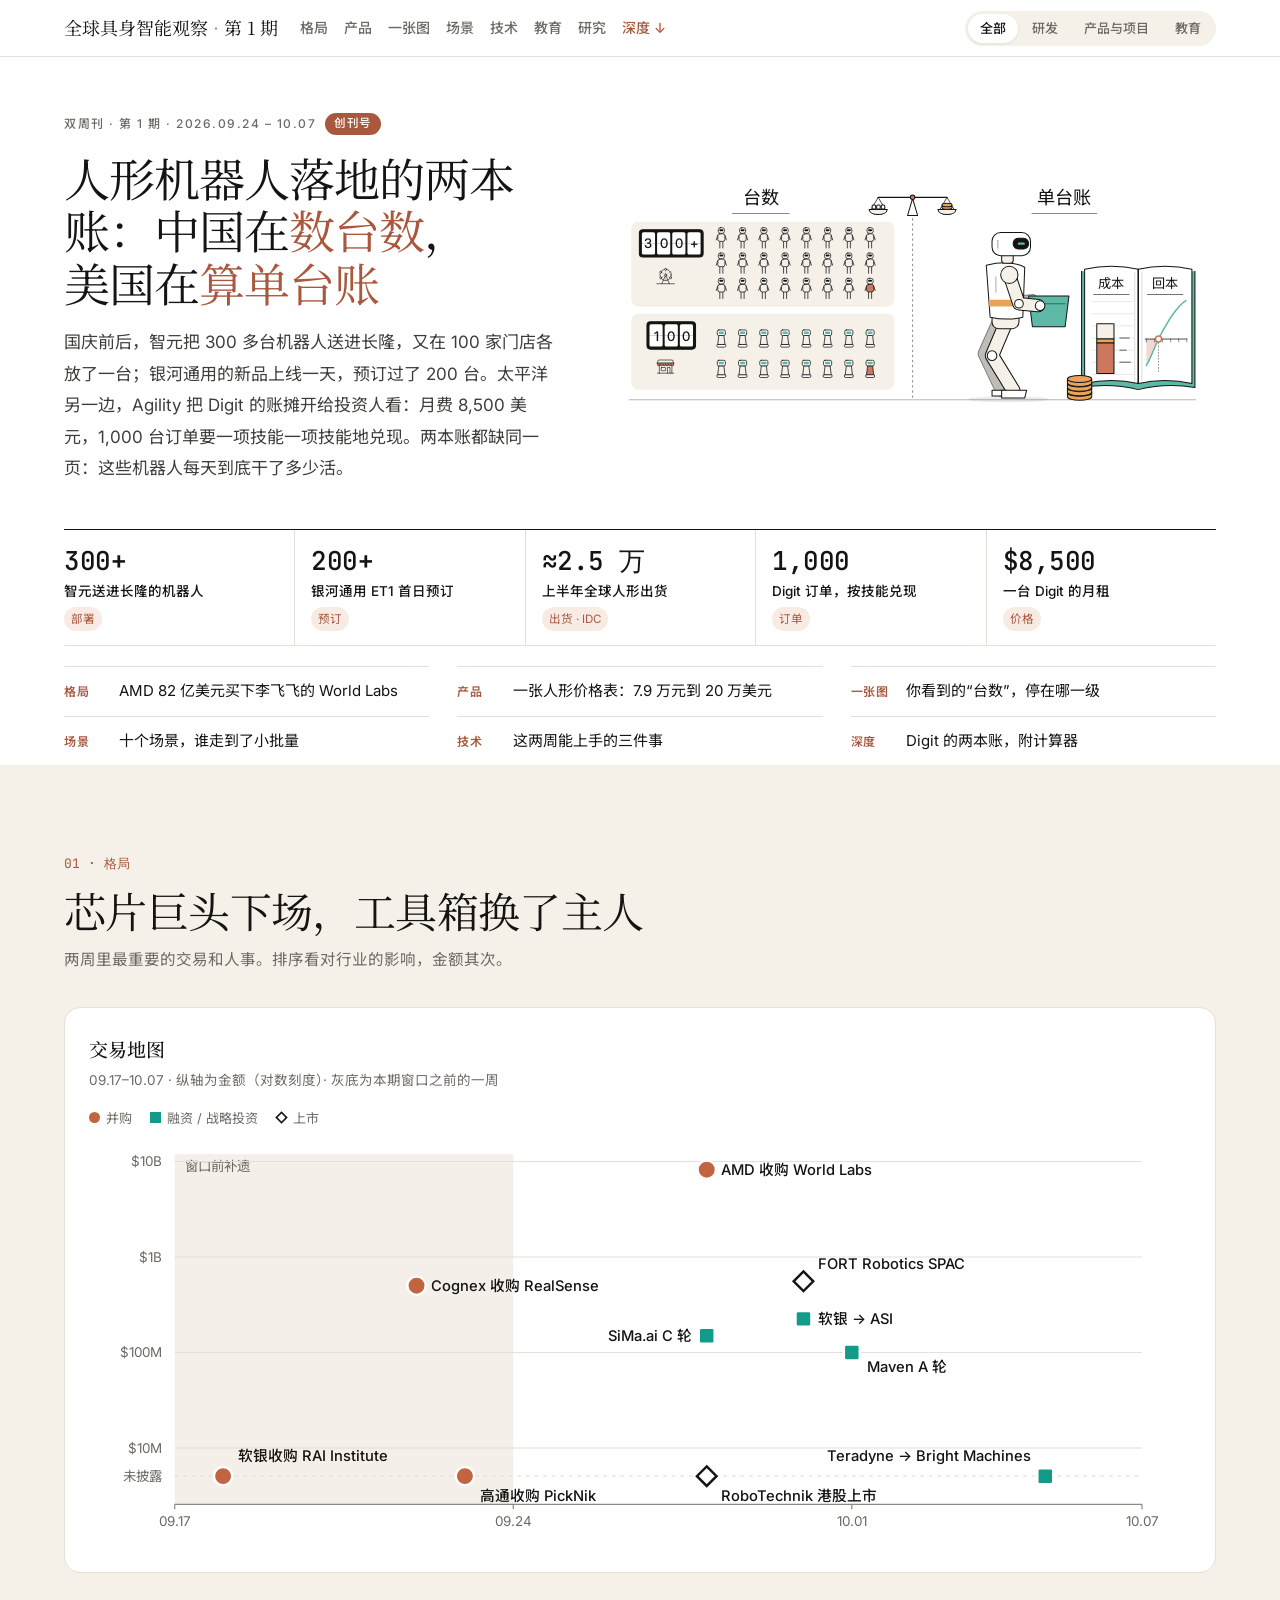
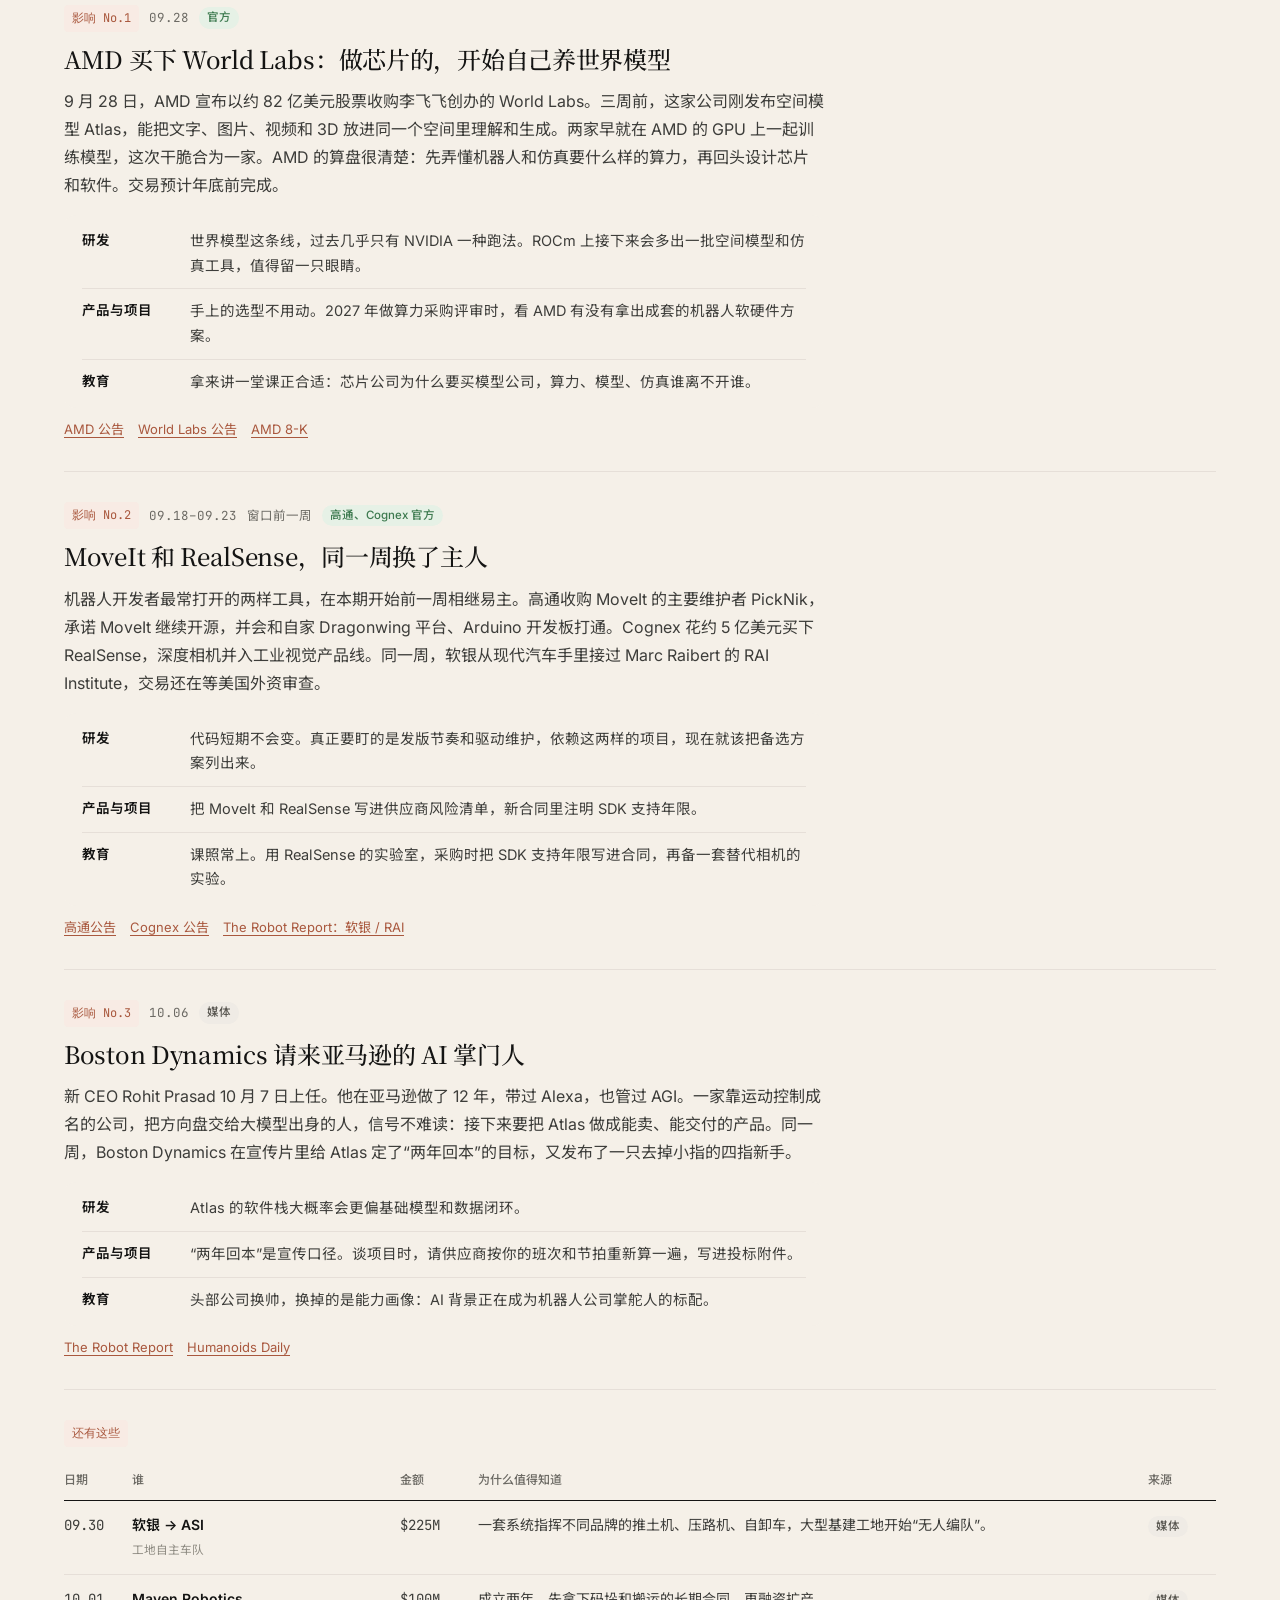
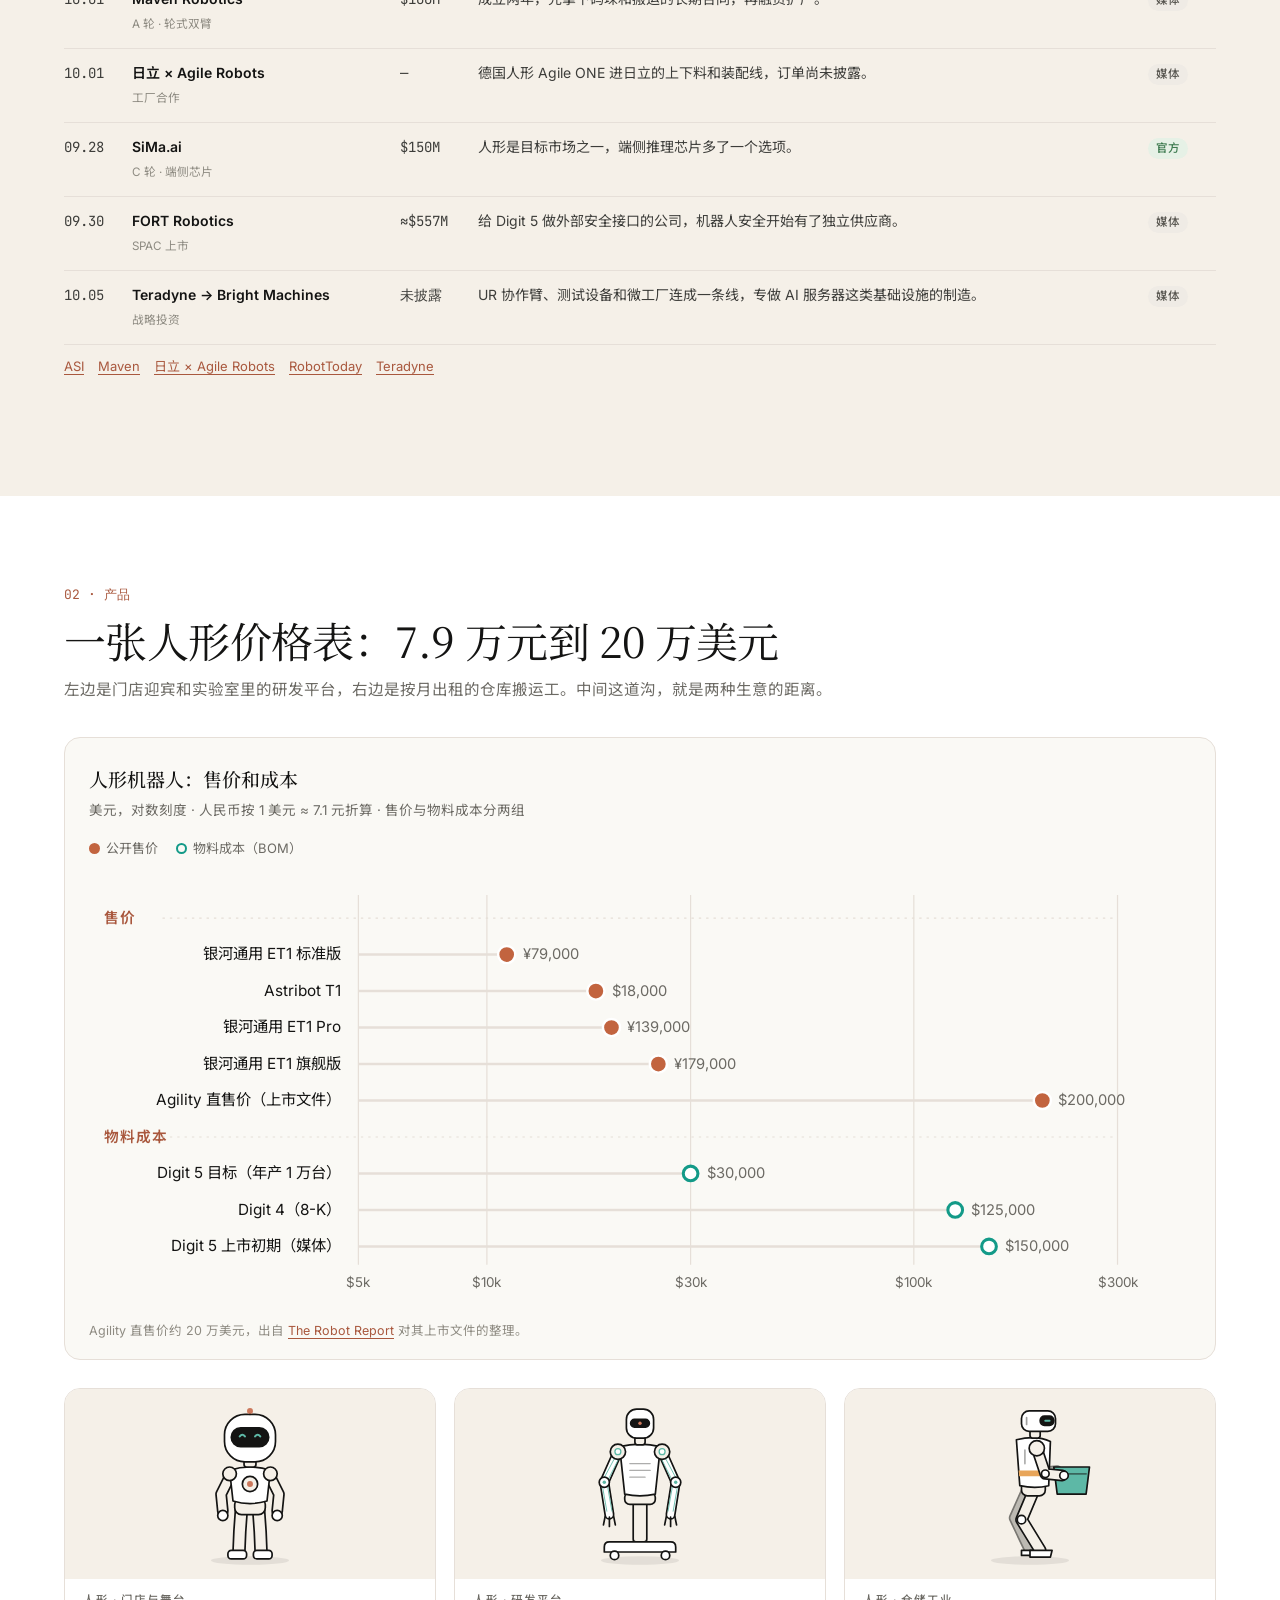
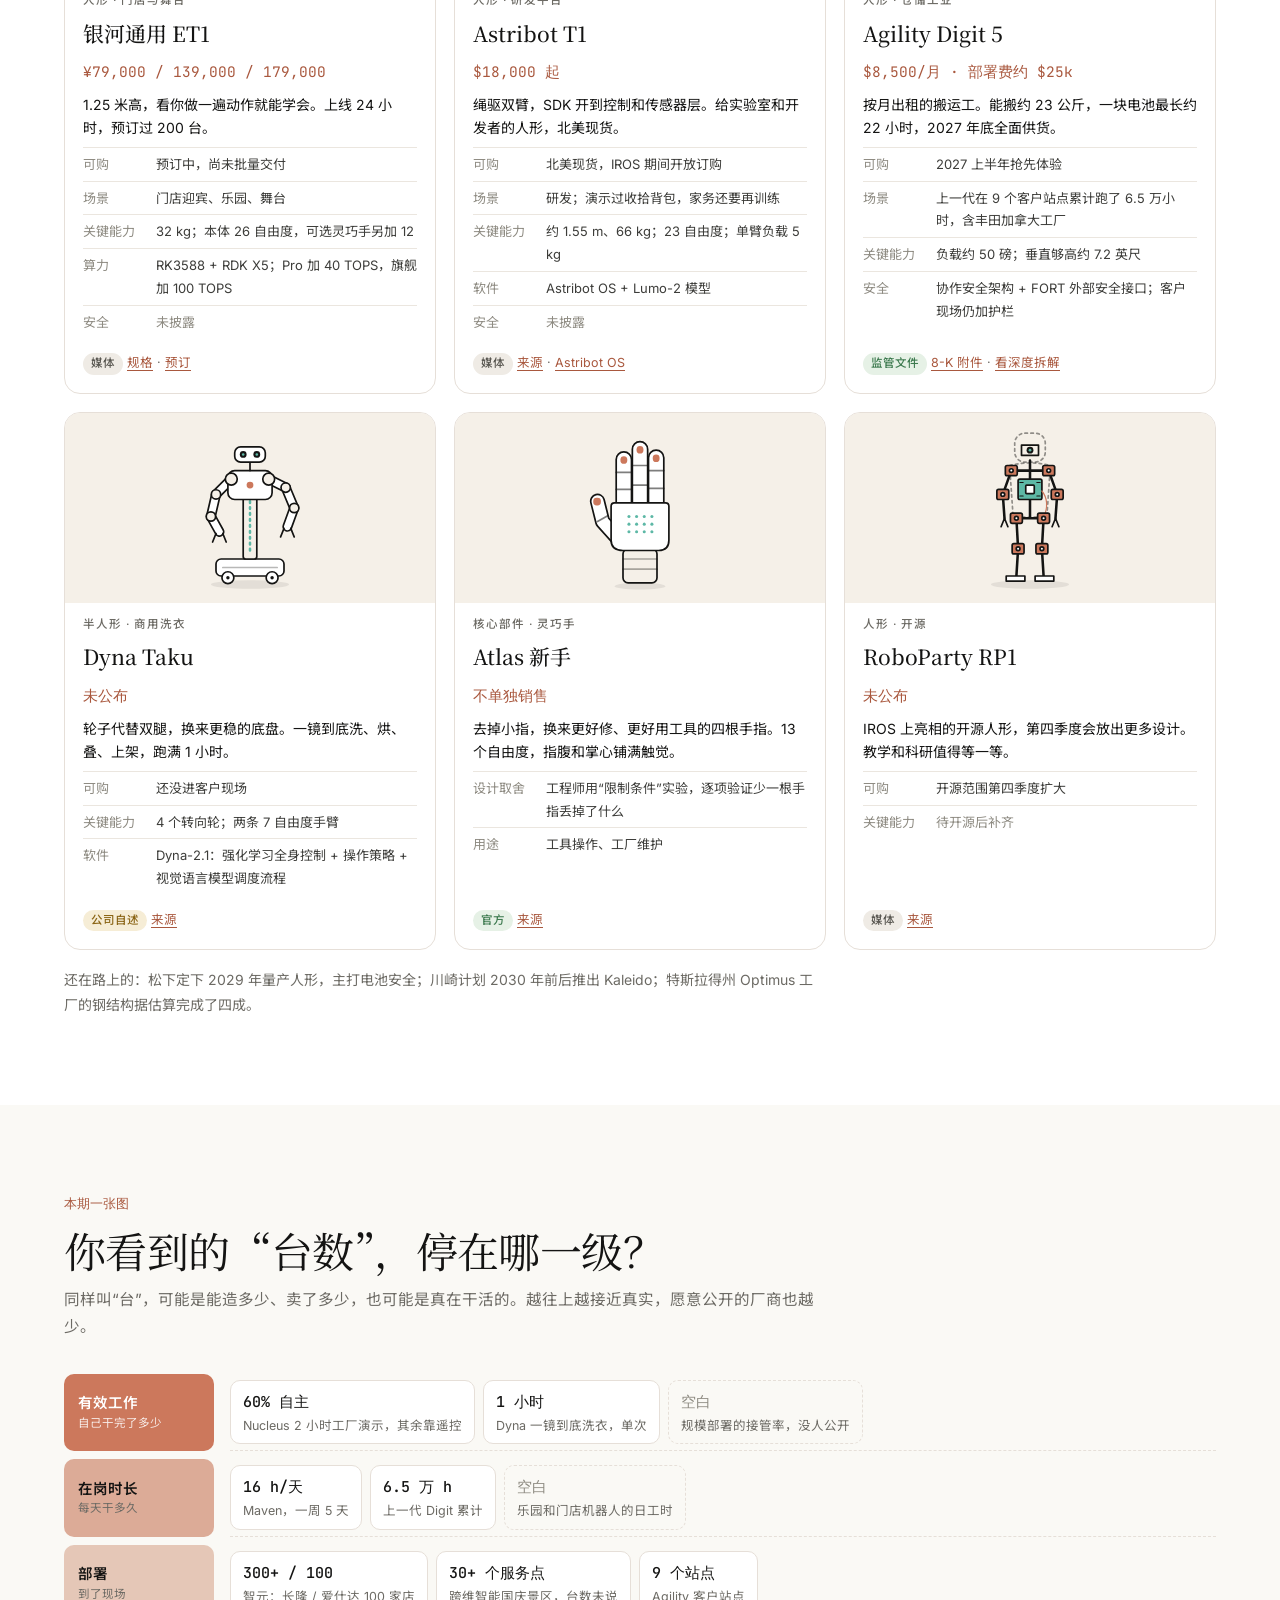
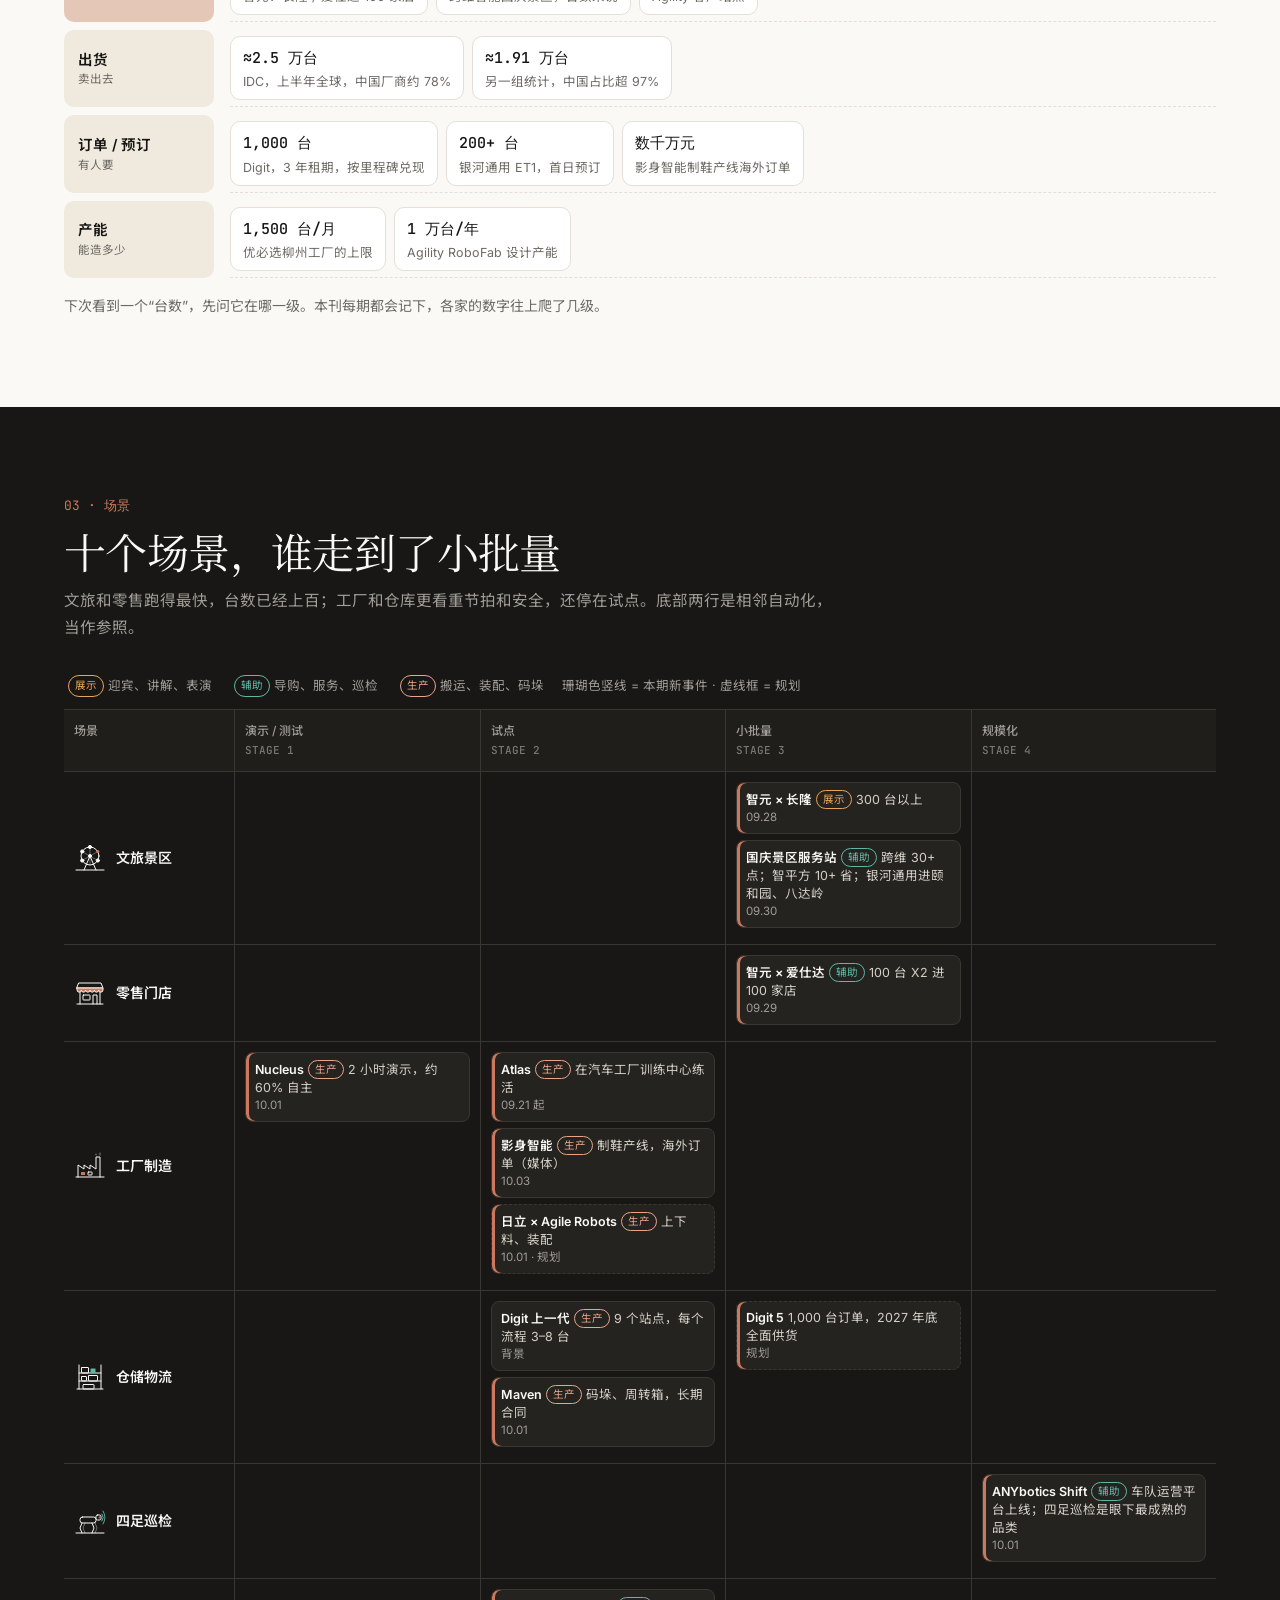
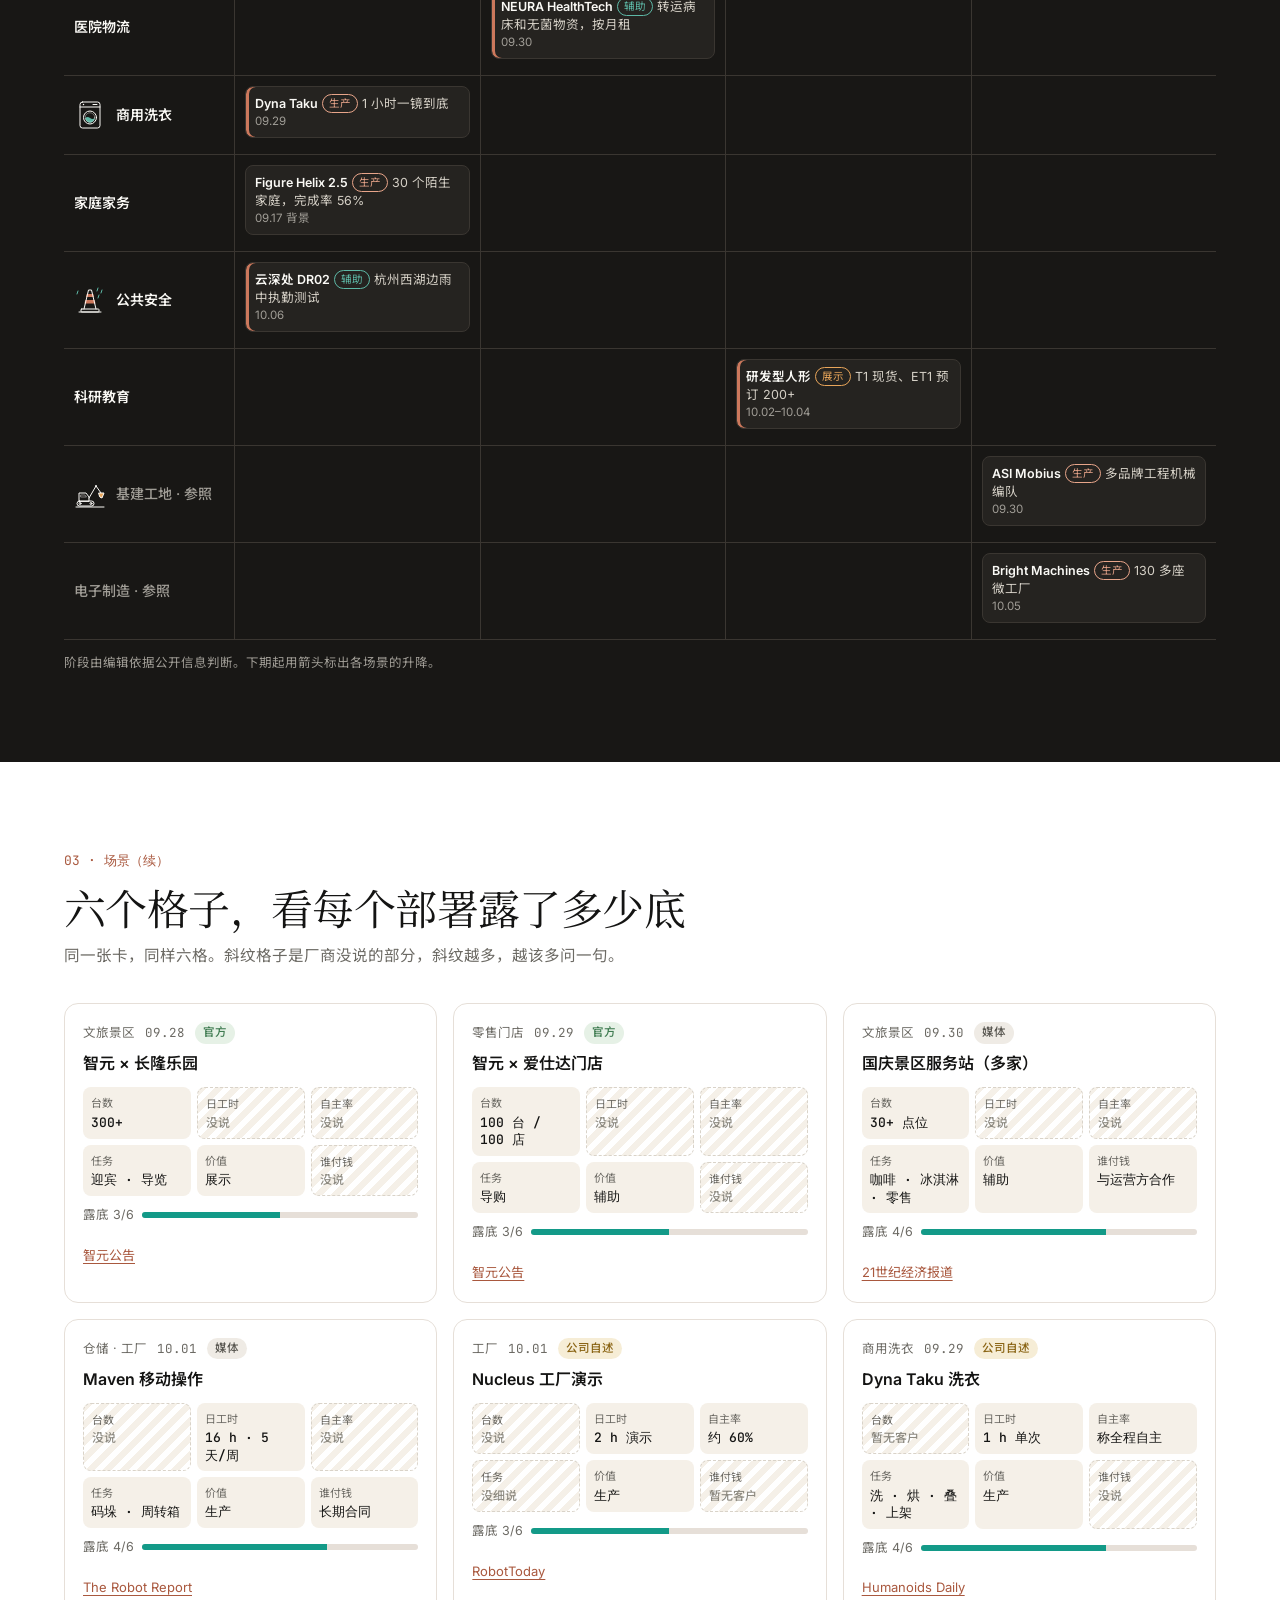
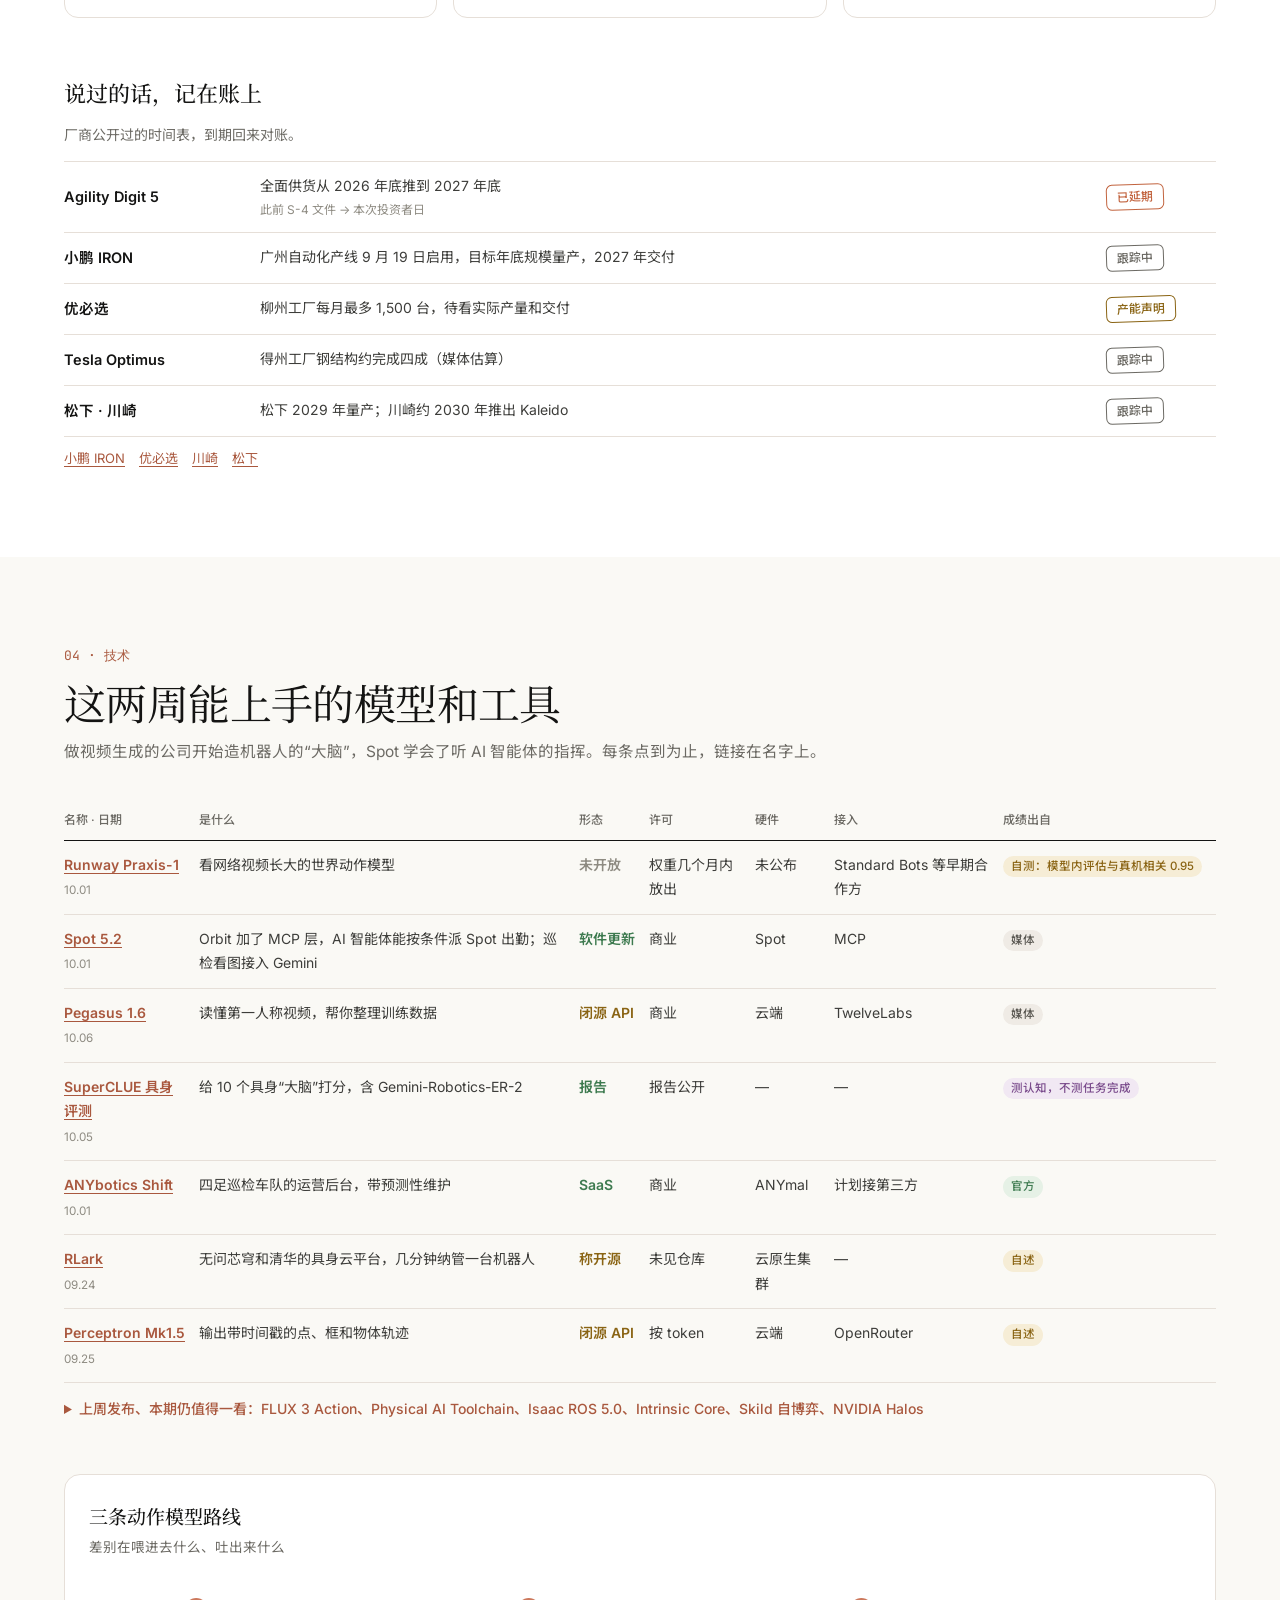
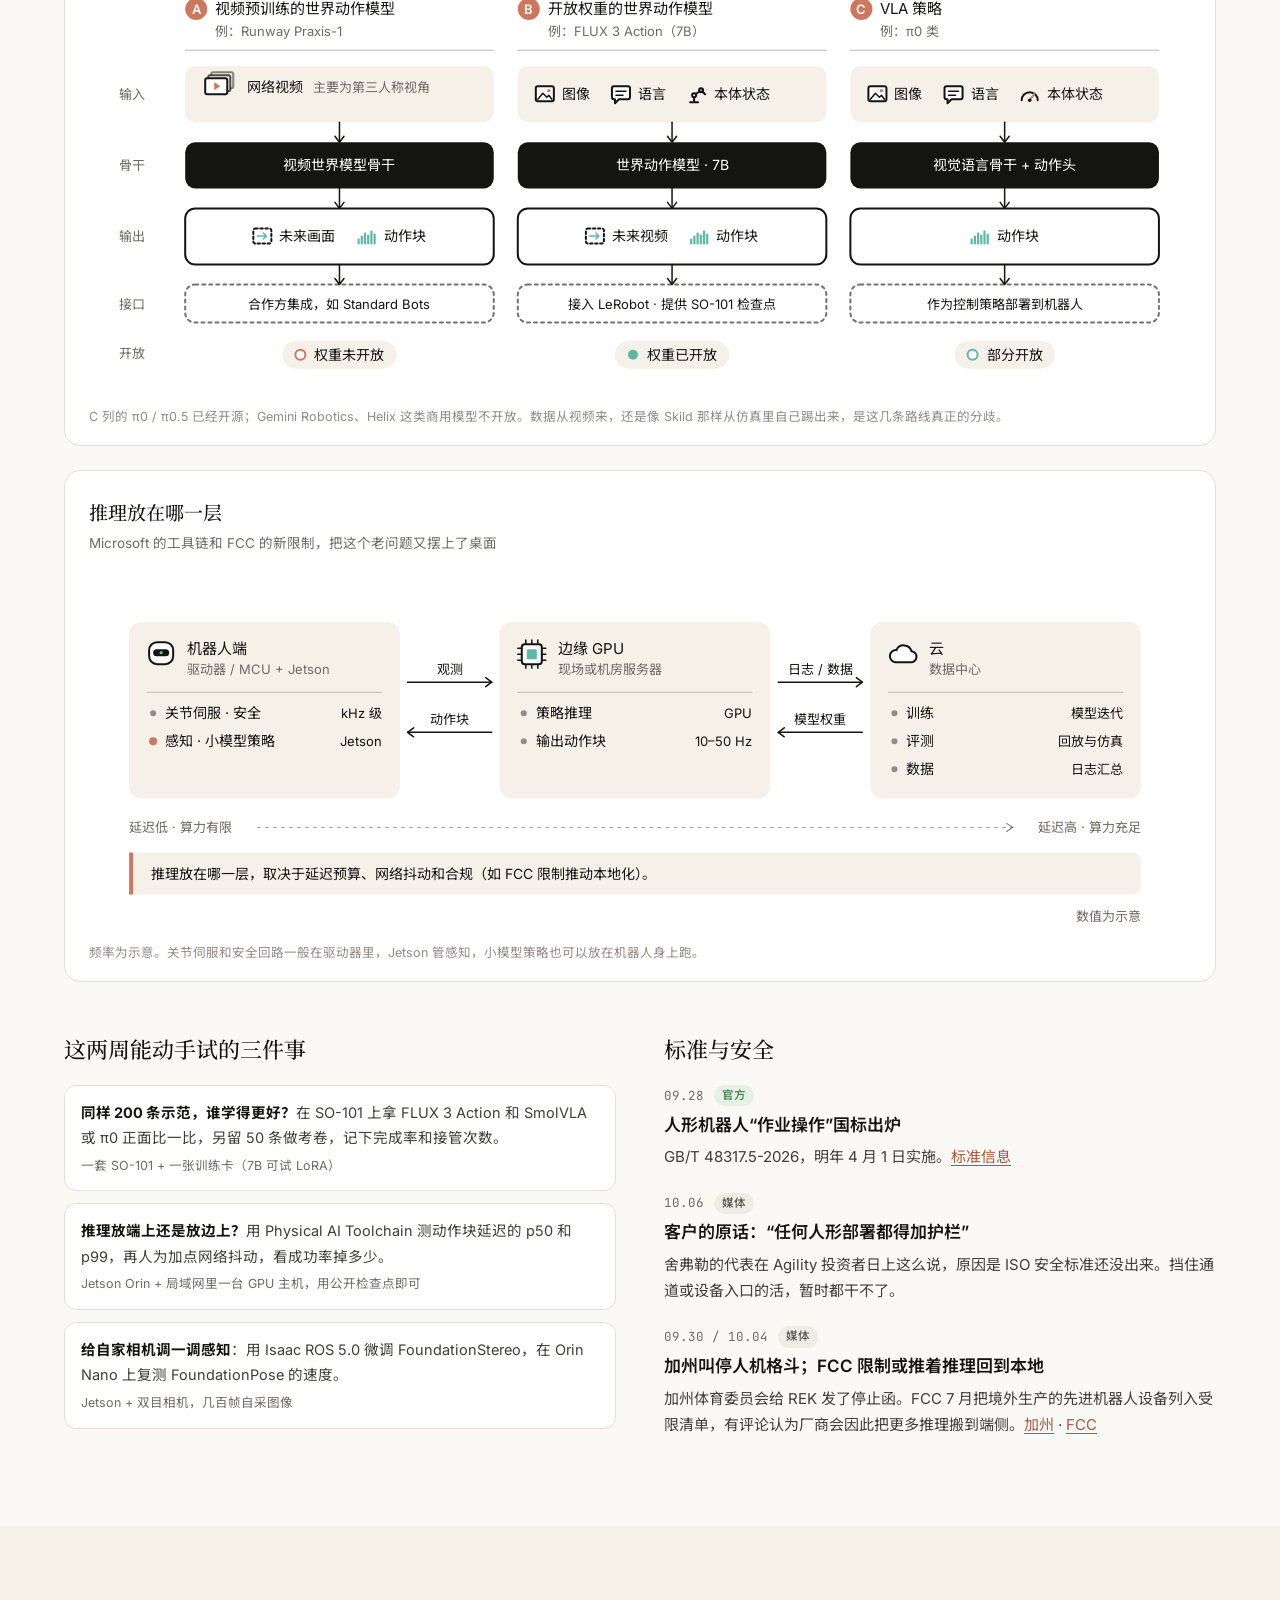
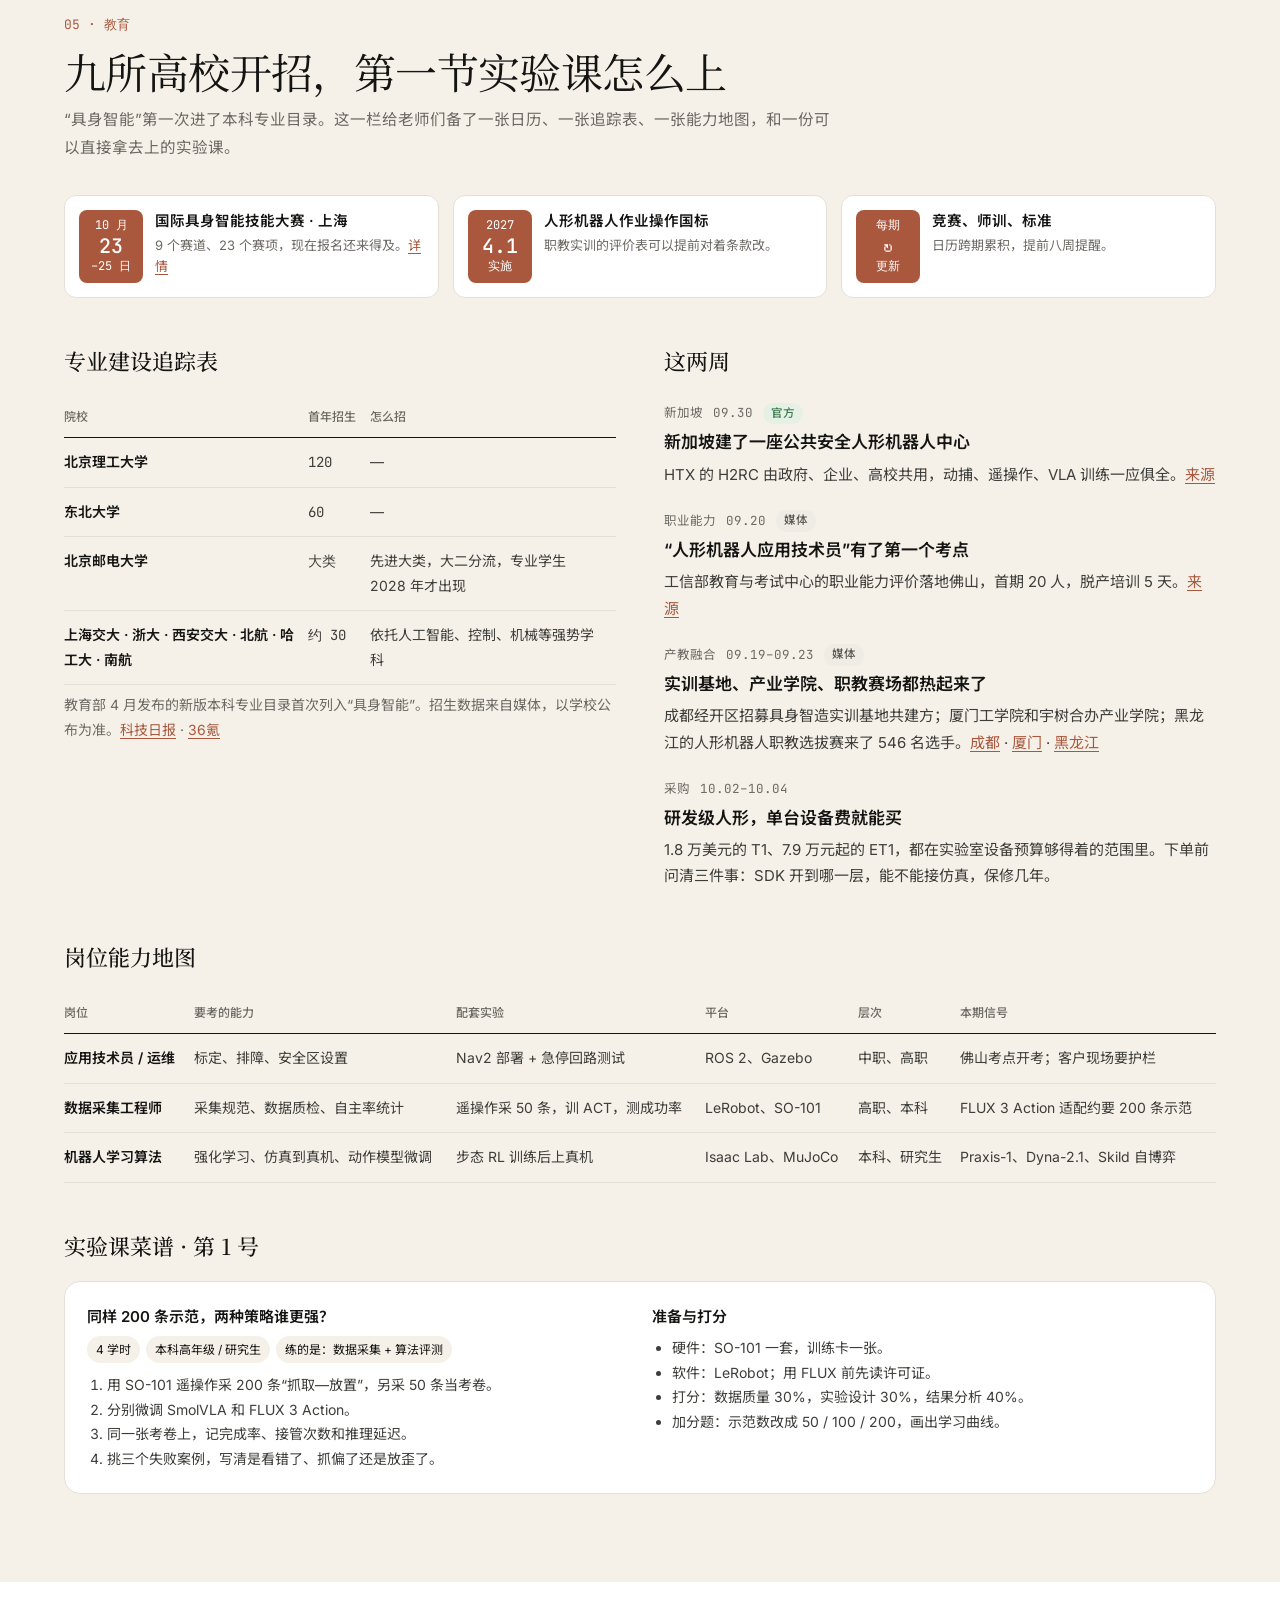
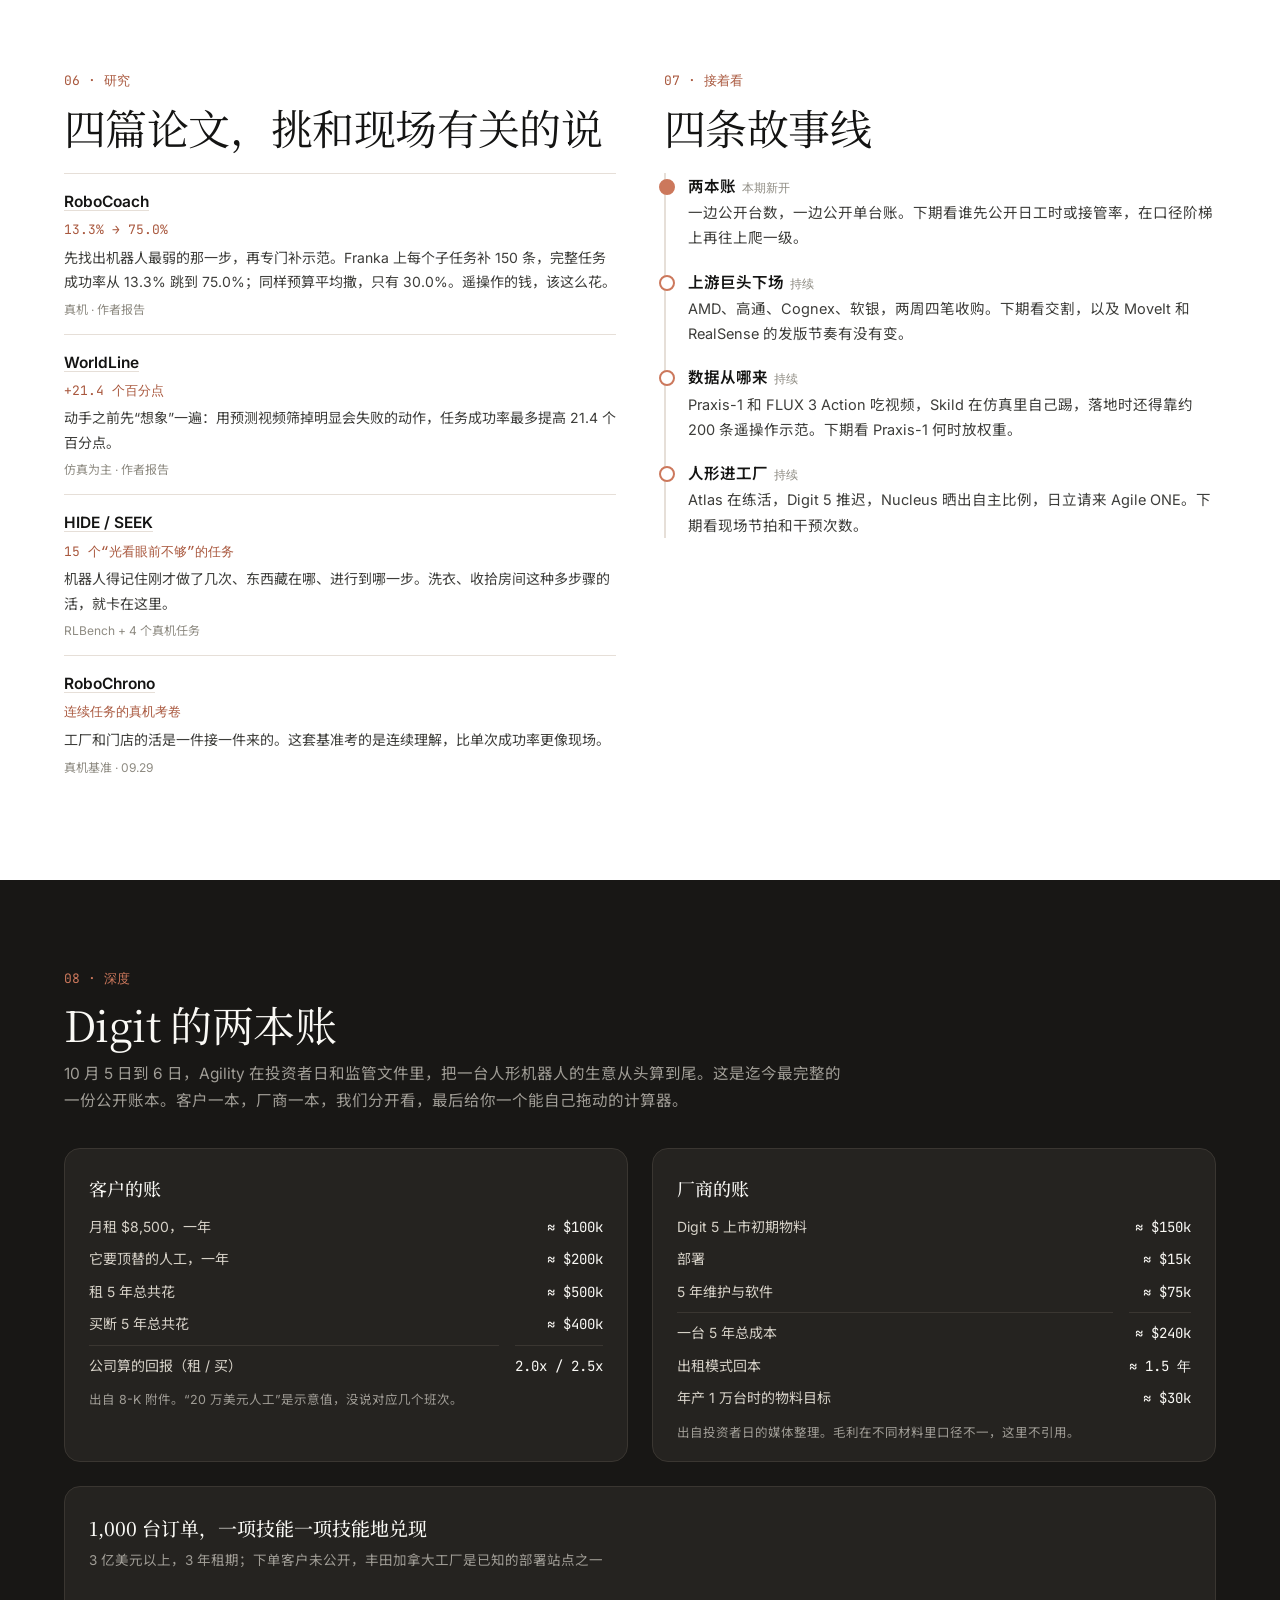
<file: site/previews/issue-01/index.html>
<!doctype html>
<html lang="zh-CN">
<head>
<meta charset="utf-8">
<meta name="viewport" content="width=device-width,initial-scale=1,viewport-fit=cover">
<title>人形机器人落地的两本账 · 全球具身智能观察 第 1 期</title>
<meta name="description" content="双周刊第 1 期（2026.09.24–10.07）：中国在数台数，美国在算单台账。重大交易、人形价格表、十个场景的成熟度、这两周能上手的工具、九所高校的新专业，以及 Digit 的两本账。">
<meta property="og:type" content="article">
<meta property="og:site_name" content="全球具身智能观察">
<meta property="og:title" content="人形机器人落地的两本账：中国在数台数，美国在算单台账">
<meta property="og:description" content="全球具身智能观察 · 双周刊第 1 期（创刊号），2026.09.24–10.07。">
<meta property="og:url" content="https://buildwithamy.github.io/embodied-intelligence-observatory/issues/01/">
<meta property="og:image" content="https://buildwithamy.github.io/embodied-intelligence-observatory/issues/01/og.png">
<meta name="twitter:card" content="summary_large_image">
<link rel="canonical" href="https://buildwithamy.github.io/embodied-intelligence-observatory/issues/01/">
<link rel="icon" href="data:image/svg+xml,%3Csvg xmlns='http://www.w3.org/2000/svg' viewBox='0 0 32 32'%3E%3Crect width='32' height='32' rx='8' fill='%23cc785c'/%3E%3Ccircle cx='16' cy='16' r='7' fill='none' stroke='%23faf9f5' stroke-width='3'/%3E%3Ccircle cx='16' cy='16' r='2' fill='%23faf9f5'/%3E%3C/svg%3E">
<meta name="theme-color" content="#ffffff" media="(prefers-color-scheme: light)">
<meta name="theme-color" content="#181715" media="(prefers-color-scheme: dark)">
<link rel="preconnect" href="https://fonts.googleapis.com">
<link rel="preconnect" href="https://fonts.gstatic.com" crossorigin>
<!-- Fonts load without blocking render: readers who cannot reach Google Fonts get system fonts at once. -->
<link rel="stylesheet" href="https://fonts.googleapis.com/css2?family=Inter:wght@400;500;600&family=JetBrains+Mono:wght@400;500&family=Noto+Sans+SC:wght@400;500;700&family=Noto+Serif+SC:wght@400;500;600&display=swap" media="print" onload="this.media='all'">
<noscript><link rel="stylesheet" href="https://fonts.googleapis.com/css2?family=Inter:wght@400;500;600&family=JetBrains+Mono:wght@400;500&family=Noto+Sans+SC:wght@400;500;700&family=Noto+Serif+SC:wght@400;500;600&display=swap"></noscript>
<style>
/* Layout: white-canvas parchment magazine. White carries narrative; cream cards hold figures; two dark beats (scene map, deep case). 1200px frame, 720px reading column. */
:root{
  --canvas:#ffffff; --paper:#ffffff; --soft:#faf9f5; --cream:#f5f0e8; --card:#f5f0e8; --strong:#efe9de; --hover:#e8e0d2;
  --band:#181715; --band-2:#252320; --band-3:#1f1e1b; --band-fg:#faf9f5; --band-body:#d6d1c7; --band-mute:#a09d96; --band-hair:#3a3631;
  --hair:#e6dfd8; --hair-soft:#ebe6df;
  --ink:#141413; --body:#3d3d3a; --muted:#6c6a64; --faint:#8e8b82;
  --coral:#cc785c; --coral-ink:#a9583e; --coral-wash:#f8ebe4; --teal:#5db8a6; --amber:#e8a55a;
  --d1:#c2643f; --d2:#139a88; --cta-bg:#a9583e; --cta-fg:#ffffff;
  --ok:#3d7a4f; --ok-bg:#e6f1e6; --self:#8a6414; --self-bg:#f6edd6; --news:#5a5852; --news-bg:#efebe5; --ed:#7a4b8c; --ed-bg:#f1e8f3; --gap:#d9d3c9;
  --f-disp:"Noto Serif SC","Source Han Serif SC","Noto Serif CJK SC","Songti SC",STSong,"Source Serif 4",Georgia,serif;
  --f-body:Inter,"Noto Sans SC","Source Han Sans SC","Noto Sans CJK SC","PingFang SC","Microsoft YaHei",system-ui,sans-serif;
  --f-mono:"JetBrains Mono",ui-monospace,Menlo,monospace;
  color-scheme:light;
}
@media (prefers-color-scheme:dark){:root:not([data-theme="light"]){
  --canvas:#181715; --paper:#1f1e1b; --soft:#1f1e1b; --cream:#2d2a26; --card:#252320; --strong:#2d2a26; --hover:#34312c;
  --band:#0f0e0d; --band-2:#1f1e1b; --band-3:#181715; --band-fg:#faf9f5; --band-body:#d6d1c7; --band-mute:#a09d96; --band-hair:#34312c;
  --hair:#34312c; --hair-soft:#2b2925;
  --ink:#faf9f5; --body:#d6d1c7; --muted:#a09d96; --faint:#86837b;
  --coral:#d98a6e; --coral-ink:#e8a58a; --coral-wash:#36261f; --teal:#5db8a6; --amber:#e8a55a;
  --d1:#d4704a; --d2:#1fa58e; --cta-bg:#d98a6e; --cta-fg:#181715;
  --ok:#9fd0a8; --ok-bg:#1f2c22; --self:#e6c27a; --self-bg:#2f2817; --news:#c9c4ba; --news-bg:#2b2925; --ed:#d6b3e2; --ed-bg:#2e2433; --gap:#3a3631;
  color-scheme:dark;}}
:root[data-theme="dark"]{
  --canvas:#181715; --paper:#1f1e1b; --soft:#1f1e1b; --cream:#2d2a26; --card:#252320; --strong:#2d2a26; --hover:#34312c;
  --band:#0f0e0d; --band-2:#1f1e1b; --band-3:#181715; --band-fg:#faf9f5; --band-body:#d6d1c7; --band-mute:#a09d96; --band-hair:#34312c;
  --hair:#34312c; --hair-soft:#2b2925;
  --ink:#faf9f5; --body:#d6d1c7; --muted:#a09d96; --faint:#86837b;
  --coral:#d98a6e; --coral-ink:#e8a58a; --coral-wash:#36261f; --teal:#5db8a6; --amber:#e8a55a;
  --d1:#d4704a; --d2:#1fa58e; --cta-bg:#d98a6e; --cta-fg:#181715;
  --ok:#9fd0a8; --ok-bg:#1f2c22; --self:#e6c27a; --self-bg:#2f2817; --news:#c9c4ba; --news-bg:#2b2925; --ed:#d6b3e2; --ed-bg:#2e2433; --gap:#3a3631;
  color-scheme:dark;}
*{box-sizing:border-box}
html{scroll-behavior:smooth}
@media (prefers-reduced-motion:reduce){html{scroll-behavior:auto}}
body{margin:0;background:var(--canvas);color:var(--body);font-family:var(--f-body);font-size:16px;line-height:1.75}
a{color:var(--coral-ink);text-underline-offset:3px;text-decoration-thickness:1px}
a:focus-visible,button:focus-visible,input:focus-visible,summary:focus-visible{outline:2px solid var(--coral);outline-offset:2px;border-radius:4px}
h1,h2,h3,h4,h5{color:var(--ink);text-wrap:balance;margin:0}
p{margin:0}
.mono{font-family:var(--f-mono);font-variant-numeric:tabular-nums}
.frame{max-width:1200px;margin:0 auto;padding-inline:24px}
@media (max-width:600px){.frame{padding-inline:16px}}
.col{max-width:740px}
.band{padding-block:88px}
@media (max-width:700px){.band{padding-block:56px}}
.b-white{background:var(--canvas)} .b-soft{background:var(--soft)} .b-cream{background:var(--cream)}
.b-dark{background:var(--band);color:var(--band-body)}
.b-dark h2,.b-dark h3,.b-dark h4,.b-dark h5,.b-dark strong,.b-dark b{color:var(--band-fg)}
.art{color:var(--ink)} .art svg{display:block;width:100%;height:auto}
.b-dark .art{color:var(--band-fg);--muted:var(--band-mute);--cream:var(--band-2);--paper:var(--band-3)}

/* nav */
.nav{position:sticky;top:env(safe-area-inset-top,0px);z-index:20;background:color-mix(in srgb,var(--canvas) 92%,transparent);backdrop-filter:blur(8px);border-bottom:1px solid var(--hair)}
.nav .frame{display:flex;align-items:center;gap:8px 22px;min-height:56px;flex-wrap:wrap;padding-block:6px}
.mark{font-family:var(--f-disp);font-size:18px;color:var(--ink);white-space:nowrap}
.mark i{font-style:normal;color:var(--coral)}
.links{display:flex;gap:4px 16px;flex-wrap:wrap;font-size:14px;font-weight:500}
.links a{color:var(--muted);text-decoration:none}
.links a:hover{color:var(--ink)}
.links a.deep{color:var(--coral-ink)}
.roles{margin-left:auto;display:flex;gap:2px;background:var(--cream);padding:3px;border-radius:9999px}
.roles button{font:500 13px/1 var(--f-body);color:var(--muted);background:transparent;border:0;border-radius:9999px;padding:8px 12px;cursor:pointer}
.roles button[aria-pressed="true"]{background:var(--paper);color:var(--ink);box-shadow:0 1px 3px rgba(20,20,19,.08)}
@media (max-width:980px){.links{display:none}.roles{margin-left:0}}

/* cover */
.cover{display:grid;grid-template-columns:minmax(0,9fr) minmax(0,11fr);gap:48px;align-items:center;padding-block:56px 36px}
@media (max-width:900px){.cover{grid-template-columns:minmax(0,1fr);gap:20px;padding-block:36px 24px}}
.eyebrow{font:500 12px/1.4 var(--f-body);letter-spacing:1.5px;text-transform:uppercase;color:var(--muted)}
.pill{display:inline-block;font:500 11.5px/1 var(--f-body);padding:5px 9px;border-radius:9999px;background:var(--cta-bg);color:var(--cta-fg);letter-spacing:.5px;vertical-align:1px}
.cover h1 .nw{display:inline-block}
@media (max-width:600px){.cover .art{margin-inline:-8px}}
.cover h1{font-family:var(--f-disp);font-weight:400;font-size:clamp(32px,3.6vw,48px);line-height:1.15;letter-spacing:-1px;margin-block:16px 18px}
.cover h1 em{font-style:normal;color:var(--coral-ink)}
.cover .lede{font-size:17px;line-height:1.85;color:var(--body)}
.cover-meta{display:flex;flex-wrap:wrap;gap:6px 20px;margin-top:20px;font-size:13px;color:var(--muted)}
.cover-meta b{color:var(--ink);font-weight:500}
.strip{display:grid;grid-template-columns:repeat(5,minmax(0,1fr));border-top:1px solid var(--ink);border-bottom:1px solid var(--hair);margin-top:8px}
.strip .n{padding:16px 16px 14px 0;min-width:0}
.strip .n + .n{padding-left:16px;border-left:1px solid var(--hair)}
.strip .v{font-family:var(--f-mono);font-size:26px;font-weight:500;color:var(--ink);letter-spacing:-.5px;line-height:1.15}
.strip .k{font-size:13.5px;color:var(--ink);margin-top:6px;font-weight:500;line-height:1.45}
.strip .c{display:inline-block;margin-top:6px;font-size:11.5px;color:var(--coral-ink);background:var(--coral-wash);padding:2px 7px;border-radius:9999px}
@media (max-width:900px){.strip{grid-template-columns:repeat(2,minmax(0,1fr))}.strip .n,.strip .n + .n{padding:14px 12px 12px 0;border-left:0;border-top:1px solid var(--hair-soft)}}
.deeplink{display:flex;gap:14px;align-items:center;justify-content:space-between;margin-top:22px;background:var(--cta-bg);color:var(--cta-fg);border-radius:12px;padding:16px 20px;text-decoration:none}
.deeplink b{font-family:var(--f-disp);font-weight:500;font-size:18px;color:inherit}
.deeplink span{font-size:13.5px;opacity:.92}
.deeplink:hover{opacity:.92}

/* section heads */
.sh{display:grid;gap:10px;margin-bottom:34px;max-width:780px}
.sh .no{font-family:var(--f-mono);font-size:13px;color:var(--coral-ink)}
.b-dark .sh .no{color:var(--coral)}
.sh h2{font-family:var(--f-disp);font-weight:400;font-size:clamp(28px,3.8vw,42px);line-height:1.18;letter-spacing:-.6px}
.sh p{color:var(--muted);font-size:15.5px}
.b-dark .sh p{color:var(--band-mute)}
.sub-h{font-family:var(--f-disp);font-weight:500;font-size:22px;margin-bottom:16px;color:var(--ink)}
.b-dark .sub-h{color:var(--band-fg)}

/* evidence */
.ev{display:inline-flex;align-items:center;gap:5px;font:500 11.5px/1 var(--f-body);padding:5px 8px;border-radius:9999px;white-space:nowrap}
.ev.o{color:var(--ok);background:var(--ok-bg)} .ev.s{color:var(--self);background:var(--self-bg)} .ev.n{color:var(--news);background:var(--news-bg)} .ev.e{color:var(--ed);background:var(--ed-bg)}
.meta{display:flex;flex-wrap:wrap;align-items:center;gap:6px 10px;font-size:12.5px;color:var(--muted)}
.meta .d{font-family:var(--f-mono)}
.src{display:flex;flex-wrap:wrap;gap:4px 14px;font-size:13px;margin-top:10px}

/* figure */
.fig{margin:0 0 28px;background:var(--soft);border:1px solid var(--hair);border-radius:16px;padding:24px 24px 18px}
.b-soft .fig,.b-cream .fig{background:var(--paper)}
.fig h4{font-family:var(--f-disp);font-weight:500;font-size:19px;margin-bottom:4px}
.fig .sub{font-size:13.5px;color:var(--muted);margin-bottom:14px}
.fig .cap{font-size:12.5px;color:var(--faint);margin-top:12px;line-height:1.65}
.b-dark .fig{background:var(--band-2);border-color:var(--band-hair)}
.b-dark .fig .sub,.b-dark .fig .cap{color:var(--band-mute)}
.scroll{overflow-x:auto;-webkit-overflow-scrolling:touch}
svg text{font-family:var(--f-body)}
.legend{display:flex;flex-wrap:wrap;gap:6px 18px;font-size:13px;color:var(--muted);margin-bottom:8px}
.legend span{display:inline-flex;align-items:center;gap:6px}
.sw{width:11px;height:11px;display:inline-block}
.tip{position:fixed;z-index:50;pointer-events:none;background:var(--ink);color:var(--canvas);font-size:12.5px;line-height:1.5;padding:7px 10px;border-radius:6px;max-width:300px}

/* ladder */
.ladder{display:grid;gap:8px}
.rung{display:grid;grid-template-columns:150px minmax(0,1fr);gap:16px;align-items:stretch}
.rung .lab{display:flex;flex-direction:column;justify-content:center;padding:10px 14px;border-radius:10px;background:var(--strong);color:var(--ink);font-weight:600;font-size:14.5px;line-height:1.35}
.rung .lab small{font-weight:400;font-size:11.5px;color:var(--muted);margin-top:3px}
.rung:nth-child(1) .lab{margin-right:0;background:var(--coral);color:#fff}
.rung:nth-child(1) .lab small{color:#fff;opacity:.85}
.rung:nth-child(2) .lab{background:color-mix(in srgb,var(--coral) 55%,var(--strong))}
.rung:nth-child(3) .lab{background:color-mix(in srgb,var(--coral) 30%,var(--strong))}
.rung .row{display:flex;flex-wrap:wrap;gap:8px;align-items:center;padding:6px 0;border-bottom:1px dashed var(--hair);min-width:0}
.nb{display:inline-flex;flex-direction:column;gap:2px;padding:8px 12px;border-radius:10px;background:var(--paper);border:1px solid var(--hair);min-width:0;max-width:100%}
.nb b{font-family:var(--f-mono);font-weight:500;font-size:15px;color:var(--ink)}
.nb span{font-size:12.5px;color:var(--muted);line-height:1.45}
.nb.gapcell{border-style:dashed;background:transparent}
.nb.gapcell b{color:var(--faint)}
.ladder-note{display:grid;grid-template-columns:minmax(0,1fr) auto;gap:16px;align-items:end;margin-top:14px}
@media (max-width:640px){.rung{grid-template-columns:minmax(0,1fr);gap:6px}}

/* briefs */
.briefs{display:grid;grid-template-columns:repeat(2,minmax(0,1fr));gap:0 48px}
.brief{display:grid;grid-template-columns:44px minmax(0,1fr);gap:4px 14px;padding-block:16px;border-top:1px solid var(--hair);align-items:start}
.brief .ic{width:44px;height:44px;border-radius:10px;background:var(--cream);color:var(--ink);display:grid;place-items:center}
.brief .ic svg{width:30px;height:30px}
.brief .ic.t{font-family:var(--f-mono);font-size:13px;color:var(--coral-ink)}
.brief p{font-size:15px;line-height:1.7}
.brief p b{color:var(--ink);font-weight:600}
.brief .tag{grid-column:2;font-size:12px;color:var(--faint)}
@media (max-width:760px){.briefs{grid-template-columns:minmax(0,1fr)}}

/* stories */
.story{padding-block:30px;border-top:1px solid var(--hair)}
.story.first{border-top:0;padding-top:4px}
.story h3{font-family:var(--f-disp);font-weight:500;font-size:24px;line-height:1.4;letter-spacing:-.3px;margin-block:10px 12px}
.story .txt{max-width:760px}
.impact{display:inline-block;font-family:var(--f-mono);font-size:12px;color:var(--coral-ink);background:var(--coral-wash);padding:3px 8px;border-radius:4px}
.lens{margin:16px 0 0;max-width:760px;border-radius:12px;background:var(--cream);padding:4px 18px}
.lens .r{display:grid;grid-template-columns:96px minmax(0,1fr);gap:12px;padding-block:10px;border-top:1px solid var(--hair)}
.lens .r:first-child{border-top:0}
.lens dt{font-weight:600;font-size:13.5px;color:var(--ink)}
.lens dd{margin:0;font-size:14.5px;line-height:1.7}
.b-dark .lens{background:var(--band-2)} .b-dark .lens .r{border-color:var(--band-hair)} .b-dark .lens dd{color:var(--band-body)}
body[data-role]:not([data-role="all"]) .lens .r{display:none}
body[data-role="dev"] .lens .r[data-r="dev"],body[data-role="pm"] .lens .r[data-r="pm"],body[data-role="edu"] .lens .r[data-r="edu"]{display:grid}
@media (max-width:520px){.lens .r{grid-template-columns:minmax(0,1fr);gap:2px}}

/* tables */
.tbl{width:100%;border-collapse:collapse;font-size:14px;min-width:760px}
.tbl th{white-space:nowrap;text-align:left;font-size:12px;font-weight:500;color:var(--muted);padding:10px 14px 10px 0;border-bottom:1px solid var(--ink)}
.tbl td{padding:12px 14px 12px 0;border-bottom:1px solid var(--hair);vertical-align:top}
.tbl td b{color:var(--ink);font-weight:600}
.tbl small{color:var(--faint)}
.b-dark .tbl th{color:var(--band-mute);border-color:var(--band-fg)} .b-dark .tbl td{border-color:var(--band-hair)}
.tbl td.st-yes,.tbl td.st-part,.tbl td.st-no{white-space:nowrap}
.st-yes{color:var(--ok);font-weight:600}.st-part{color:var(--self);font-weight:600}.st-no{color:var(--faint);font-weight:600}

/* scene matrix (dark) */
.matrix{display:grid;grid-template-columns:170px repeat(4,minmax(150px,1fr));min-width:820px;border-top:1px solid var(--band-hair)}
.matrix > div{padding:10px;border-bottom:1px solid var(--band-hair);border-left:1px solid var(--band-hair);min-width:0}
.matrix .h{font-size:12px;color:var(--band-mute);font-weight:500;background:var(--band-3);border-left:0}
.matrix .h.st{border-left:1px solid var(--band-hair)}
.matrix .h .stage{display:block;font-family:var(--f-mono);font-size:11px;opacity:.7}
.matrix .s{display:flex;align-items:center;gap:10px;font-weight:600;color:var(--band-fg);font-size:14px;border-left:0}
.matrix .s .si{width:32px;height:32px;flex:none;color:var(--band-fg)}
.matrix .s.adj{color:var(--band-mute);font-weight:500}
.chip{display:block;font-size:12.5px;line-height:1.45;padding:7px 9px;margin:0 0 6px;border-radius:8px;background:var(--band-2);border:1px solid var(--band-hair);color:var(--band-body)}
.chip b{color:var(--band-fg);font-weight:600}
.chip.new{box-shadow:inset 3px 0 0 var(--coral)}
.chip.plan{border-style:dashed}
.chip small{display:block;color:var(--band-mute);font-size:11.5px}
.tv{display:inline-block;font-size:10.5px;padding:1px 6px;border-radius:9999px;margin-left:4px;vertical-align:1px;border:1px solid currentColor}
.tv.show{color:#e8a55a}.tv.assist{color:#5db8a6}.tv.prod{color:#e8a58a}
.matrix .s{position:sticky;left:0;z-index:1;background:var(--band)}
@media (max-width:600px){.matrix{grid-template-columns:96px repeat(4,minmax(150px,1fr))}.matrix .s{flex-direction:column;align-items:flex-start;font-size:13px}}
.mlegend{display:flex;flex-wrap:wrap;gap:6px 18px;font-size:12.5px;color:var(--band-mute);margin-bottom:12px}

/* evidence cards */
.ecards{display:grid;grid-template-columns:repeat(3,minmax(0,1fr));gap:16px}
@media (max-width:1000px){.ecards{grid-template-columns:repeat(2,minmax(0,1fr))}}
@media (max-width:640px){.ecards{grid-template-columns:minmax(0,1fr)}}
.ec{background:var(--paper);border:1px solid var(--hair);border-radius:14px;padding:18px;min-width:0;display:flex;flex-direction:column;gap:8px}
.ec h4{font-size:16px;font-weight:600;line-height:1.45}
.ec p{font-size:13.5px;line-height:1.7}
.cells{display:grid;grid-template-columns:repeat(3,minmax(0,1fr));gap:6px;margin-top:4px}
.cell{border-radius:8px;padding:7px 8px;background:var(--cream);min-width:0}
.cell i{display:block;font-style:normal;font-size:11px;color:var(--muted)}
.cell b{display:block;font-family:var(--f-mono);font-weight:500;font-size:13px;color:var(--ink);line-height:1.35;word-break:break-word}
.cell.x{background:repeating-linear-gradient(135deg,var(--cream) 0 6px,var(--paper) 6px 12px);border:1px dashed var(--gap)}
.cell.x b{color:var(--faint);font-family:var(--f-body);font-size:12px}
.score{display:flex;align-items:center;gap:8px;font-size:12.5px;color:var(--muted)}
.score .bar{flex:1;height:6px;border-radius:9999px;background:var(--hair);overflow:hidden}
.score .bar i{display:block;height:100%;background:var(--d2)}

/* ledger of promises */
.promise{display:grid;grid-template-columns:minmax(0,1fr);gap:0;border-top:1px solid var(--hair)}
.pr{display:grid;grid-template-columns:180px minmax(0,1fr) 110px;gap:16px;padding-block:12px;border-bottom:1px solid var(--hair);align-items:center}
.pr .who{font-weight:600;color:var(--ink);font-size:14.5px}
.pr .what{font-size:14px}
.pr .what small{display:block;color:var(--faint);font-size:12px}
.stamp{justify-self:start;font:500 12px/1 var(--f-body);padding:6px 10px;border-radius:6px;border:1.5px solid currentColor;transform:rotate(-2deg)}
.stamp.late{color:var(--d1)} .stamp.track{color:var(--muted)} .stamp.claim{color:var(--self)}
@media (max-width:640px){.pr{grid-template-columns:minmax(0,1fr);gap:4px}}

/* products */
.pcards{display:grid;grid-template-columns:repeat(3,minmax(0,1fr));gap:18px}
@media (max-width:1000px){.pcards{grid-template-columns:repeat(2,minmax(0,1fr))}}
@media (max-width:640px){.pcards{grid-template-columns:minmax(0,1fr)}}
.pc{background:var(--paper);border:1px solid var(--hair);border-radius:16px;padding:0 0 18px;display:flex;flex-direction:column;min-width:0;overflow:hidden}
.pc .sil{background:var(--cream);color:var(--ink);height:190px;display:grid;place-items:center;padding:10px}
.pc .sil svg{height:170px;width:auto}
.pc .body{padding:16px 18px 0;display:flex;flex-direction:column;gap:8px;flex:1}
.pc .type{font:500 11.5px/1 var(--f-body);letter-spacing:1px;color:var(--muted);text-transform:uppercase}
.pc h4{font-family:var(--f-disp);font-weight:500;font-size:21px}
.pc .price{font-family:var(--f-mono);font-size:14.5px;color:var(--coral-ink)}
.pc table{width:100%;border-collapse:collapse;font-size:13px}
.pc td{padding:5px 0;border-top:1px solid var(--hair-soft);vertical-align:top}
.pc td:first-child{color:var(--faint);width:5.6em;white-space:nowrap;padding-right:10px}
.pc td.na{color:var(--faint)}
.pc .note{font-size:12.5px;color:var(--muted);margin-top:auto;padding-top:6px}

/* hand annotation */
.anno{display:grid;grid-template-columns:220px minmax(0,1fr);gap:24px;align-items:center}
.anno .art{max-width:220px}
.anno ol{margin:0;padding-left:20px;font-size:14.5px;line-height:1.8}
@media (max-width:640px){.anno{grid-template-columns:minmax(0,1fr)}}

/* lists */
.items{display:grid;gap:22px}
.item h4{font-size:17px;font-weight:600;line-height:1.5;margin-block:6px}
.item p{font-size:15px}
.two{display:grid;grid-template-columns:minmax(0,1fr) minmax(0,1fr);gap:48px}
.two > *{min-width:0}
@media (max-width:860px){.two{grid-template-columns:minmax(0,1fr);gap:36px}}
.callout{border-radius:14px;background:var(--coral-wash);padding:18px 20px;font-size:15px}
.callout b{color:var(--ink)}
.try{display:grid;gap:12px;counter-reset:t}
.try li{list-style:none;background:var(--paper);border:1px solid var(--hair);border-radius:12px;padding:14px 16px;font-size:14.5px}
.try li b{color:var(--ink)}
.try li small{display:block;color:var(--muted);font-size:12.5px;margin-top:4px}
.try ol{padding:0;margin:0;display:grid;gap:12px}

/* edu */
.cal{display:grid;grid-template-columns:repeat(3,minmax(0,1fr));gap:14px}
@media (max-width:760px){.cal{grid-template-columns:minmax(0,1fr)}}
.cd{display:grid;grid-template-columns:64px minmax(0,1fr);gap:12px;background:var(--paper);border:1px solid var(--hair);border-radius:12px;padding:14px}
.cd .date{background:var(--cta-bg);color:var(--cta-fg);border-radius:8px;text-align:center;padding:8px 4px;font-family:var(--f-mono);font-size:12px;line-height:1.3}
.cd .date b{display:block;font-size:20px;color:inherit;font-weight:500}
.cd h5{font-size:14.5px;font-weight:600;line-height:1.45}
.cd p{font-size:13px;color:var(--muted);line-height:1.6;margin-top:4px}
.recipe{background:var(--paper);border:1px solid var(--hair);border-radius:16px;padding:22px;display:grid;grid-template-columns:minmax(0,1fr) minmax(0,1fr);gap:24px}
@media (max-width:760px){.recipe{grid-template-columns:minmax(0,1fr)}}
.recipe h5{font-size:15px;font-weight:600;margin-bottom:6px}
.recipe ol,.recipe ul{margin:0;padding-left:20px;font-size:14px;line-height:1.75}
.recipe .k{display:flex;flex-wrap:wrap;gap:6px;margin-bottom:10px}
.recipe .k span{font-size:12px;background:var(--cream);padding:3px 9px;border-radius:9999px;color:var(--ink)}

/* storyline timeline */
.tl{position:relative;display:grid;gap:18px;padding-left:22px;border-left:2px solid var(--hair)}
.tl .e{position:relative}
.tl .e::before{content:"";position:absolute;left:-29px;top:6px;width:12px;height:12px;border-radius:50%;background:var(--paper);border:2px solid var(--coral)}
.tl .e.new::before{background:var(--coral)}
.tl h5{font-size:15.5px;font-weight:600}
.tl h5 small{font-family:var(--f-mono);font-weight:400;font-size:12px;color:var(--faint);margin-left:6px}
.tl p{font-size:14.5px}
.paper{border-top:1px solid var(--hair);padding-block:14px}
.paper h5{font-size:15.5px;font-weight:600}
.paper h5 a{color:var(--ink);text-decoration-color:var(--hair)}
.paper .hook{font-family:var(--f-mono);font-size:13px;color:var(--coral-ink);margin-block:4px}
.paper p{font-size:14px}
.paper .rp{font-size:12px;color:var(--faint);margin-top:4px}

/* case */
.case-grid{display:grid;grid-template-columns:minmax(0,1fr) minmax(0,1fr);gap:24px}
@media (max-width:900px){.case-grid{grid-template-columns:minmax(0,1fr)}}
.book h5{font-family:var(--f-disp);font-weight:500;font-size:18px;margin-bottom:10px}
.book dl{display:grid;grid-template-columns:minmax(0,1fr) auto;gap:8px 16px;margin:0;font-size:14px}
.book dt{color:var(--band-body)} .book dd{margin:0;font-family:var(--f-mono);color:var(--band-fg);text-align:right}
.book .tot{border-top:1px solid var(--band-hair);padding-top:8px}
.calc{display:grid;grid-template-columns:minmax(0,1fr) minmax(0,1fr);gap:28px}
@media (max-width:860px){.calc{grid-template-columns:minmax(0,1fr)}}
.ctl{display:grid;gap:14px}
.ctl label{display:grid;gap:6px;font-size:13.5px;color:var(--band-body)}
.ctl .lv{display:flex;justify-content:space-between;gap:10px}
.ctl .lv output{font-family:var(--f-mono);color:var(--band-fg)}
.ctl input[type=range]{width:100%;accent-color:var(--coral)}
.out{display:grid;grid-template-columns:repeat(3,minmax(0,1fr));gap:10px}
.out div{background:var(--band-3);border:1px solid var(--band-hair);border-radius:12px;padding:14px}
.out i{display:block;font-style:normal;font-size:12px;color:var(--band-mute)}
.out b{display:block;font-family:var(--f-mono);font-size:22px;font-weight:500;color:var(--band-fg);margin-top:4px}
.btn{font:500 13px/1 var(--f-body);background:transparent;color:var(--band-fg);border:1px solid var(--band-hair);border-radius:8px;padding:9px 12px;cursor:pointer}
.btn:hover{background:var(--band-2)}
.lessons{display:grid;grid-template-columns:repeat(3,minmax(0,1fr));gap:16px}
@media (max-width:860px){.lessons{grid-template-columns:minmax(0,1fr)}}
.lesson{border-top:2px solid var(--coral);padding-top:12px}
.lesson h5{font-size:15.5px;font-weight:600;margin-bottom:6px}
.lesson p{font-size:14.5px;line-height:1.7}
.risk{display:grid;grid-template-columns:repeat(5,minmax(0,1fr));gap:10px}
@media (max-width:900px){.risk{grid-template-columns:repeat(2,minmax(0,1fr))}}
.risk div{background:var(--band-2);border:1px solid var(--band-hair);border-radius:10px;padding:12px;font-size:13.5px;line-height:1.6}
.risk b{display:block;margin-bottom:4px;font-size:14px}
details.more{margin-top:14px}
details.more summary{cursor:pointer;color:var(--coral-ink);font-size:14px;font-weight:500}
.b-dark details.more summary{color:#e8a58a}
.eng{font-family:"Source Serif 4",Georgia,serif;font-size:16px;line-height:1.7;padding-left:18px}
.eng li{margin-bottom:6px}
.foot{padding-block:36px;font-size:13px;color:var(--band-mute);background:var(--band)}
.foot .frame{display:flex;flex-wrap:wrap;gap:8px 28px;justify-content:space-between}
.foot a{color:var(--band-fg)}

.toc{display:grid;grid-template-columns:repeat(3,minmax(0,1fr));gap:0 28px;margin-top:20px}
.toc a{display:flex;gap:12px;align-items:baseline;padding:13px 0;border-top:1px solid var(--hair);color:var(--ink);text-decoration:none;font-size:15px;line-height:1.5}
.toc a i{font-style:normal;font-size:12px;color:var(--coral-ink);font-weight:600;min-width:3.6em;letter-spacing:.5px}
.toc a:hover{color:var(--coral-ink)}
@media (max-width:900px){.toc{grid-template-columns:minmax(0,1fr)}}
.pc .hook{font-size:14px;color:var(--ink);line-height:1.65}
.aside{font-size:14px;color:var(--muted);max-width:760px;margin-top:18px}
.b-dark .aside{color:var(--band-mute)}
</style>
</head>
<body>

<nav class="nav" aria-label="本期导航">
  <div class="frame">
    <span class="mark">全球具身智能观察<i> · </i>第 1 期</span>
    <div class="links">
      <a href="#capital">格局</a><a href="#products">产品</a><a href="#ladder">一张图</a><a href="#scenes">场景</a><a href="#tech">技术</a><a href="#edu">教育</a><a href="#research">研究</a><a href="#case" class="deep">深度 ↓</a>
    </div>
    <div class="roles" role="group" aria-label="按角色阅读">
      <button type="button" id="r-all" data-role="all" aria-pressed="true">全部</button>
      <button type="button" id="r-dev" data-role="dev" aria-pressed="false">研发</button>
      <button type="button" id="r-pm" data-role="pm" aria-pressed="false">产品与项目</button>
      <button type="button" id="r-edu" data-role="edu" aria-pressed="false">教育</button>
    </div>
  </div>
</nav>

<!-- COVER -->
<header class="b-white">
  <div class="frame">
    <div class="cover">
      <div>
        <div class="eyebrow">双周刊 · 第 1 期 · 2026.09.24 – 10.07 &nbsp;<span class="pill">创刊号</span></div>
        <h1>人形机器人落地的两本账：<span class="nw">中国在<em>数台数</em>，</span><span class="nw">美国在<em>算单台账</em></span></h1>
        <p class="lede">国庆前后，智元把 300 多台机器人送进长隆，又在 100 家门店各放了一台；银河通用的新品上线一天，预订过了 200 台。太平洋另一边，Agility 把 Digit 的账摊开给投资人看：月费 8,500 美元，1,000 台订单要一项技能一项技能地兑现。两本账都缺同一页：这些机器人每天到底干了多少活。</p>
      </div>
      <div class="art" role="img" aria-label="左边是成排的机器人和计数器，右边是一台工业人形和账本"><svg xmlns="http://www.w3.org/2000/svg" viewBox="0 0 1200 520" role="img" aria-label="人形机器人落地的两本账：左边按台数部署，右边算单台账（成本与回本）"><title>人形机器人落地的两本账：左边按台数部署，右边算单台账（成本与回本）</title><g fill="none" stroke="currentColor" stroke-width="2" stroke-linecap="round" stroke-linejoin="round"><path d="M40 460 H1160" stroke-opacity=".3"/><text x="300" y="74" stroke="none" font-family="'Noto Serif SC','Source Han Serif SC','Songti SC',serif" font-size="36" text-anchor="middle" style="fill:currentColor" >台数</text><path d="M244 92 H356" stroke-opacity=".5"/><text x="900" y="74" stroke="none" font-family="'Noto Serif SC','Source Han Serif SC','Songti SC',serif" font-size="36" text-anchor="middle" style="fill:currentColor" >单台账</text><path d="M836 92 H964" stroke-opacity=".5"/><rect x="44" y="108" width="520" height="168" rx="14" stroke="none" style="fill:var(--cream,#f5f0e8)"/><rect x="60" y="124" width="126" height="54" rx="7" style="fill:currentColor"/><rect x="65" y="129" width="26" height="44" rx="3" stroke="none" style="fill:var(--paper,#ffffff)"/><text x="78" y="161" stroke="none" font-family="'JetBrains Mono',ui-monospace,Menlo,monospace" font-size="26" text-anchor="middle" style="fill:currentColor" font-weight="500">3</text><path d="M65 151 H91" stroke-width="1" stroke-opacity=".35"/><rect x="95" y="129" width="26" height="44" rx="3" stroke="none" style="fill:var(--paper,#ffffff)"/><text x="108" y="161" stroke="none" font-family="'JetBrains Mono',ui-monospace,Menlo,monospace" font-size="26" text-anchor="middle" style="fill:currentColor" font-weight="500">0</text><path d="M95 151 H121" stroke-width="1" stroke-opacity=".35"/><rect x="125" y="129" width="26" height="44" rx="3" stroke="none" style="fill:var(--paper,#ffffff)"/><text x="138" y="161" stroke="none" font-family="'JetBrains Mono',ui-monospace,Menlo,monospace" font-size="26" text-anchor="middle" style="fill:currentColor" font-weight="500">0</text><path d="M125 151 H151" stroke-width="1" stroke-opacity=".35"/><rect x="155" y="129" width="26" height="44" rx="3" stroke="none" style="fill:var(--paper,#ffffff)"/><text x="168" y="161" stroke="none" font-family="'JetBrains Mono',ui-monospace,Menlo,monospace" font-size="26" text-anchor="middle" style="fill:currentColor" font-weight="500">+</text><path d="M155 151 H181" stroke-width="1" stroke-opacity=".35"/><g transform="translate(92 196) scale(0.62)"><g fill="none" stroke="currentColor" stroke-width="2" stroke-linecap="round" stroke-linejoin="round"><path d="M4 56 H60 M32 28 L20 56 M32 28 L44 56"/><circle cx="32" cy="28" r="18"/><path d="M32 10 V46 M16.4 19 L47.6 37 M16.4 37 L47.6 19" stroke-opacity=".45" stroke-width="1.5"/><circle cx="32" cy="28" r="3" style="fill:var(--paper,#ffffff)"/><circle cx="32.0" cy="10.0" r="3.2" style="fill:var(--paper,#ffffff)"/><circle cx="47.6" cy="19.0" r="3.2" stroke="none" style="fill:var(--coral,#cc785c)"/><circle cx="47.6" cy="37.0" r="3.2" style="fill:var(--paper,#ffffff)"/><circle cx="16.4" cy="37.0" r="3.2" style="fill:var(--paper,#ffffff)"/><circle cx="16.4" cy="19.0" r="3.2" style="fill:var(--paper,#ffffff)"/></g></g><g stroke-width="1.5"><path d="M219 146 V160 M225 146 V160 M215 135 L212 144 M229 135 L232 144"/><rect x="215" y="132" width="14" height="15" rx="4" style="fill:var(--cream,#f5f0e8)"/><rect x="216" y="120" width="12" height="11" rx="4" style="fill:var(--paper,#ffffff)"/><rect x="218" y="123" width="8" height="4" rx="2" stroke="none" style="fill:currentColor"/><path d="M261 146 V160 M267 146 V160 M257 135 L254 144 M271 135 L274 144"/><rect x="257" y="132" width="14" height="15" rx="4" style="fill:var(--cream,#f5f0e8)"/><rect x="258" y="120" width="12" height="11" rx="4" style="fill:var(--paper,#ffffff)"/><rect x="260" y="123" width="8" height="4" rx="2" stroke="none" style="fill:currentColor"/><path d="M303 146 V160 M309 146 V160 M299 135 L296 144 M313 135 L316 144"/><rect x="299" y="132" width="14" height="15" rx="4" style="fill:var(--cream,#f5f0e8)"/><rect x="300" y="120" width="12" height="11" rx="4" style="fill:var(--paper,#ffffff)"/><rect x="302" y="123" width="8" height="4" rx="2" stroke="none" style="fill:currentColor"/><path d="M345 146 V160 M351 146 V160 M341 135 L338 144 M355 135 L358 144"/><rect x="341" y="132" width="14" height="15" rx="4" style="fill:var(--cream,#f5f0e8)"/><rect x="342" y="120" width="12" height="11" rx="4" style="fill:var(--paper,#ffffff)"/><rect x="344" y="123" width="8" height="4" rx="2" stroke="none" style="fill:currentColor"/><path d="M387 146 V160 M393 146 V160 M383 135 L380 144 M397 135 L400 144"/><rect x="383" y="132" width="14" height="15" rx="4" style="fill:var(--cream,#f5f0e8)"/><rect x="384" y="120" width="12" height="11" rx="4" style="fill:var(--paper,#ffffff)"/><rect x="386" y="123" width="8" height="4" rx="2" stroke="none" style="fill:currentColor"/><path d="M429 146 V160 M435 146 V160 M425 135 L422 144 M439 135 L442 144"/><rect x="425" y="132" width="14" height="15" rx="4" style="fill:var(--cream,#f5f0e8)"/><rect x="426" y="120" width="12" height="11" rx="4" style="fill:var(--paper,#ffffff)"/><rect x="428" y="123" width="8" height="4" rx="2" stroke="none" style="fill:currentColor"/><path d="M471 146 V160 M477 146 V160 M467 135 L464 144 M481 135 L484 144"/><rect x="467" y="132" width="14" height="15" rx="4" style="fill:var(--cream,#f5f0e8)"/><rect x="468" y="120" width="12" height="11" rx="4" style="fill:var(--paper,#ffffff)"/><rect x="470" y="123" width="8" height="4" rx="2" stroke="none" style="fill:currentColor"/><path d="M513 146 V160 M519 146 V160 M509 135 L506 144 M523 135 L526 144"/><rect x="509" y="132" width="14" height="15" rx="4" style="fill:var(--cream,#f5f0e8)"/><rect x="510" y="120" width="12" height="11" rx="4" style="fill:var(--paper,#ffffff)"/><rect x="512" y="123" width="8" height="4" rx="2" stroke="none" style="fill:currentColor"/><path d="M219 196 V210 M225 196 V210 M215 185 L212 194 M229 185 L232 194"/><rect x="215" y="182" width="14" height="15" rx="4" style="fill:var(--cream,#f5f0e8)"/><rect x="216" y="170" width="12" height="11" rx="4" style="fill:var(--paper,#ffffff)"/><rect x="218" y="173" width="8" height="4" rx="2" stroke="none" style="fill:currentColor"/><path d="M261 196 V210 M267 196 V210 M257 185 L254 194 M271 185 L274 194"/><rect x="257" y="182" width="14" height="15" rx="4" style="fill:var(--cream,#f5f0e8)"/><rect x="258" y="170" width="12" height="11" rx="4" style="fill:var(--paper,#ffffff)"/><rect x="260" y="173" width="8" height="4" rx="2" stroke="none" style="fill:currentColor"/><path d="M303 196 V210 M309 196 V210 M299 185 L296 194 M313 185 L316 194"/><rect x="299" y="182" width="14" height="15" rx="4" style="fill:var(--cream,#f5f0e8)"/><rect x="300" y="170" width="12" height="11" rx="4" style="fill:var(--paper,#ffffff)"/><rect x="302" y="173" width="8" height="4" rx="2" stroke="none" style="fill:currentColor"/><path d="M345 196 V210 M351 196 V210 M341 185 L338 194 M355 185 L358 194"/><rect x="341" y="182" width="14" height="15" rx="4" style="fill:var(--cream,#f5f0e8)"/><rect x="342" y="170" width="12" height="11" rx="4" style="fill:var(--paper,#ffffff)"/><rect x="344" y="173" width="8" height="4" rx="2" stroke="none" style="fill:currentColor"/><path d="M387 196 V210 M393 196 V210 M383 185 L380 194 M397 185 L400 194"/><rect x="383" y="182" width="14" height="15" rx="4" style="fill:var(--cream,#f5f0e8)"/><rect x="384" y="170" width="12" height="11" rx="4" style="fill:var(--paper,#ffffff)"/><rect x="386" y="173" width="8" height="4" rx="2" stroke="none" style="fill:currentColor"/><path d="M429 196 V210 M435 196 V210 M425 185 L422 194 M439 185 L442 194"/><rect x="425" y="182" width="14" height="15" rx="4" style="fill:var(--cream,#f5f0e8)"/><rect x="426" y="170" width="12" height="11" rx="4" style="fill:var(--paper,#ffffff)"/><rect x="428" y="173" width="8" height="4" rx="2" stroke="none" style="fill:currentColor"/><path d="M471 196 V210 M477 196 V210 M467 185 L464 194 M481 185 L484 194"/><rect x="467" y="182" width="14" height="15" rx="4" style="fill:var(--cream,#f5f0e8)"/><rect x="468" y="170" width="12" height="11" rx="4" style="fill:var(--paper,#ffffff)"/><rect x="470" y="173" width="8" height="4" rx="2" stroke="none" style="fill:currentColor"/><path d="M513 196 V210 M519 196 V210 M509 185 L506 194 M523 185 L526 194"/><rect x="509" y="182" width="14" height="15" rx="4" style="fill:var(--cream,#f5f0e8)"/><rect x="510" y="170" width="12" height="11" rx="4" style="fill:var(--paper,#ffffff)"/><rect x="512" y="173" width="8" height="4" rx="2" stroke="none" style="fill:currentColor"/><path d="M219 246 V260 M225 246 V260 M215 235 L212 244 M229 235 L232 244"/><rect x="215" y="232" width="14" height="15" rx="4" style="fill:var(--cream,#f5f0e8)"/><rect x="216" y="220" width="12" height="11" rx="4" style="fill:var(--paper,#ffffff)"/><rect x="218" y="223" width="8" height="4" rx="2" stroke="none" style="fill:currentColor"/><path d="M261 246 V260 M267 246 V260 M257 235 L254 244 M271 235 L274 244"/><rect x="257" y="232" width="14" height="15" rx="4" style="fill:var(--cream,#f5f0e8)"/><rect x="258" y="220" width="12" height="11" rx="4" style="fill:var(--paper,#ffffff)"/><rect x="260" y="223" width="8" height="4" rx="2" stroke="none" style="fill:currentColor"/><path d="M303 246 V260 M309 246 V260 M299 235 L296 244 M313 235 L316 244"/><rect x="299" y="232" width="14" height="15" rx="4" style="fill:var(--cream,#f5f0e8)"/><rect x="300" y="220" width="12" height="11" rx="4" style="fill:var(--paper,#ffffff)"/><rect x="302" y="223" width="8" height="4" rx="2" stroke="none" style="fill:currentColor"/><path d="M345 246 V260 M351 246 V260 M341 235 L338 244 M355 235 L358 244"/><rect x="341" y="232" width="14" height="15" rx="4" style="fill:var(--cream,#f5f0e8)"/><rect x="342" y="220" width="12" height="11" rx="4" style="fill:var(--paper,#ffffff)"/><rect x="344" y="223" width="8" height="4" rx="2" stroke="none" style="fill:currentColor"/><path d="M387 246 V260 M393 246 V260 M383 235 L380 244 M397 235 L400 244"/><rect x="383" y="232" width="14" height="15" rx="4" style="fill:var(--cream,#f5f0e8)"/><rect x="384" y="220" width="12" height="11" rx="4" style="fill:var(--paper,#ffffff)"/><rect x="386" y="223" width="8" height="4" rx="2" stroke="none" style="fill:currentColor"/><path d="M429 246 V260 M435 246 V260 M425 235 L422 244 M439 235 L442 244"/><rect x="425" y="232" width="14" height="15" rx="4" style="fill:var(--cream,#f5f0e8)"/><rect x="426" y="220" width="12" height="11" rx="4" style="fill:var(--paper,#ffffff)"/><rect x="428" y="223" width="8" height="4" rx="2" stroke="none" style="fill:currentColor"/><path d="M471 246 V260 M477 246 V260 M467 235 L464 244 M481 235 L484 244"/><rect x="467" y="232" width="14" height="15" rx="4" style="fill:var(--cream,#f5f0e8)"/><rect x="468" y="220" width="12" height="11" rx="4" style="fill:var(--paper,#ffffff)"/><rect x="470" y="223" width="8" height="4" rx="2" stroke="none" style="fill:currentColor"/><path d="M513 246 V260 M519 246 V260 M509 235 L506 244 M523 235 L526 244"/><rect x="509" y="232" width="14" height="15" rx="4" style="fill:var(--coral,#cc785c)"/><rect x="510" y="220" width="12" height="11" rx="4" style="fill:var(--paper,#ffffff)"/><rect x="512" y="223" width="8" height="4" rx="2" stroke="none" style="fill:currentColor"/></g><rect x="44" y="290" width="520" height="150" rx="14" stroke="none" style="fill:var(--cream,#f5f0e8)"/><rect x="75" y="306" width="96" height="54" rx="7" style="fill:currentColor"/><rect x="80" y="311" width="26" height="44" rx="3" stroke="none" style="fill:var(--paper,#ffffff)"/><text x="93" y="343" stroke="none" font-family="'JetBrains Mono',ui-monospace,Menlo,monospace" font-size="26" text-anchor="middle" style="fill:currentColor" font-weight="500">1</text><path d="M80 333 H106" stroke-width="1" stroke-opacity=".35"/><rect x="110" y="311" width="26" height="44" rx="3" stroke="none" style="fill:var(--paper,#ffffff)"/><text x="123" y="343" stroke="none" font-family="'JetBrains Mono',ui-monospace,Menlo,monospace" font-size="26" text-anchor="middle" style="fill:currentColor" font-weight="500">0</text><path d="M110 333 H136" stroke-width="1" stroke-opacity=".35"/><rect x="140" y="311" width="26" height="44" rx="3" stroke="none" style="fill:var(--paper,#ffffff)"/><text x="153" y="343" stroke="none" font-family="'JetBrains Mono',ui-monospace,Menlo,monospace" font-size="26" text-anchor="middle" style="fill:currentColor" font-weight="500">0</text><path d="M140 333 H166" stroke-width="1" stroke-opacity=".35"/><g transform="translate(92 374) scale(0.62)"><g fill="none" stroke="currentColor" stroke-width="2" stroke-linecap="round" stroke-linejoin="round"><path d="M6 54 H58 M12 30 V54 M52 30 V54"/><path d="M10 12 H54 L58 22 H6 Z"/><path d="M6 22 H58 V26 A4.33 4.33 0 0 1 49.33 26 A4.33 4.33 0 0 1 40.67 26 A4.33 4.33 0 0 1 32 26 A4.33 4.33 0 0 1 23.33 26 A4.33 4.33 0 0 1 14.67 26 A4.33 4.33 0 0 1 6 26 Z" style="fill:var(--coral,#cc785c)"/><rect x="18" y="36" width="14" height="10" rx="1"/><path d="M38 54 V36 H46 V54"/></g></g><g stroke-width="1.5"><rect x="213" y="350" width="18" height="6" rx="3" style="fill:var(--paper,#ffffff)"/><path d="M215 350 L217 333 H227 L229 350 Z" style="fill:var(--cream,#f5f0e8)"/><rect x="214" y="322" width="16" height="11" rx="3" style="fill:var(--paper,#ffffff)"/><rect x="217" y="325" width="10" height="5" rx="1" stroke="none" style="fill:var(--teal,#5db8a6)"/><rect x="255" y="350" width="18" height="6" rx="3" style="fill:var(--paper,#ffffff)"/><path d="M257 350 L259 333 H269 L271 350 Z" style="fill:var(--cream,#f5f0e8)"/><rect x="256" y="322" width="16" height="11" rx="3" style="fill:var(--paper,#ffffff)"/><rect x="259" y="325" width="10" height="5" rx="1" stroke="none" style="fill:var(--teal,#5db8a6)"/><rect x="297" y="350" width="18" height="6" rx="3" style="fill:var(--paper,#ffffff)"/><path d="M299 350 L301 333 H311 L313 350 Z" style="fill:var(--cream,#f5f0e8)"/><rect x="298" y="322" width="16" height="11" rx="3" style="fill:var(--paper,#ffffff)"/><rect x="301" y="325" width="10" height="5" rx="1" stroke="none" style="fill:var(--teal,#5db8a6)"/><rect x="339" y="350" width="18" height="6" rx="3" style="fill:var(--paper,#ffffff)"/><path d="M341 350 L343 333 H353 L355 350 Z" style="fill:var(--cream,#f5f0e8)"/><rect x="340" y="322" width="16" height="11" rx="3" style="fill:var(--paper,#ffffff)"/><rect x="343" y="325" width="10" height="5" rx="1" stroke="none" style="fill:var(--teal,#5db8a6)"/><rect x="381" y="350" width="18" height="6" rx="3" style="fill:var(--paper,#ffffff)"/><path d="M383 350 L385 333 H395 L397 350 Z" style="fill:var(--cream,#f5f0e8)"/><rect x="382" y="322" width="16" height="11" rx="3" style="fill:var(--paper,#ffffff)"/><rect x="385" y="325" width="10" height="5" rx="1" stroke="none" style="fill:var(--teal,#5db8a6)"/><rect x="423" y="350" width="18" height="6" rx="3" style="fill:var(--paper,#ffffff)"/><path d="M425 350 L427 333 H437 L439 350 Z" style="fill:var(--cream,#f5f0e8)"/><rect x="424" y="322" width="16" height="11" rx="3" style="fill:var(--paper,#ffffff)"/><rect x="427" y="325" width="10" height="5" rx="1" stroke="none" style="fill:var(--teal,#5db8a6)"/><rect x="465" y="350" width="18" height="6" rx="3" style="fill:var(--paper,#ffffff)"/><path d="M467 350 L469 333 H479 L481 350 Z" style="fill:var(--cream,#f5f0e8)"/><rect x="466" y="322" width="16" height="11" rx="3" style="fill:var(--paper,#ffffff)"/><rect x="469" y="325" width="10" height="5" rx="1" stroke="none" style="fill:var(--teal,#5db8a6)"/><rect x="507" y="350" width="18" height="6" rx="3" style="fill:var(--paper,#ffffff)"/><path d="M509 350 L511 333 H521 L523 350 Z" style="fill:var(--cream,#f5f0e8)"/><rect x="508" y="322" width="16" height="11" rx="3" style="fill:var(--paper,#ffffff)"/><rect x="511" y="325" width="10" height="5" rx="1" stroke="none" style="fill:var(--teal,#5db8a6)"/><rect x="213" y="410" width="18" height="6" rx="3" style="fill:var(--paper,#ffffff)"/><path d="M215 410 L217 393 H227 L229 410 Z" style="fill:var(--cream,#f5f0e8)"/><rect x="214" y="382" width="16" height="11" rx="3" style="fill:var(--paper,#ffffff)"/><rect x="217" y="385" width="10" height="5" rx="1" stroke="none" style="fill:var(--teal,#5db8a6)"/><rect x="255" y="410" width="18" height="6" rx="3" style="fill:var(--paper,#ffffff)"/><path d="M257 410 L259 393 H269 L271 410 Z" style="fill:var(--cream,#f5f0e8)"/><rect x="256" y="382" width="16" height="11" rx="3" style="fill:var(--paper,#ffffff)"/><rect x="259" y="385" width="10" height="5" rx="1" stroke="none" style="fill:var(--teal,#5db8a6)"/><rect x="297" y="410" width="18" height="6" rx="3" style="fill:var(--paper,#ffffff)"/><path d="M299 410 L301 393 H311 L313 410 Z" style="fill:var(--cream,#f5f0e8)"/><rect x="298" y="382" width="16" height="11" rx="3" style="fill:var(--paper,#ffffff)"/><rect x="301" y="385" width="10" height="5" rx="1" stroke="none" style="fill:var(--teal,#5db8a6)"/><rect x="339" y="410" width="18" height="6" rx="3" style="fill:var(--paper,#ffffff)"/><path d="M341 410 L343 393 H353 L355 410 Z" style="fill:var(--cream,#f5f0e8)"/><rect x="340" y="382" width="16" height="11" rx="3" style="fill:var(--paper,#ffffff)"/><rect x="343" y="385" width="10" height="5" rx="1" stroke="none" style="fill:var(--teal,#5db8a6)"/><rect x="381" y="410" width="18" height="6" rx="3" style="fill:var(--paper,#ffffff)"/><path d="M383 410 L385 393 H395 L397 410 Z" style="fill:var(--cream,#f5f0e8)"/><rect x="382" y="382" width="16" height="11" rx="3" style="fill:var(--paper,#ffffff)"/><rect x="385" y="385" width="10" height="5" rx="1" stroke="none" style="fill:var(--teal,#5db8a6)"/><rect x="423" y="410" width="18" height="6" rx="3" style="fill:var(--paper,#ffffff)"/><path d="M425 410 L427 393 H437 L439 410 Z" style="fill:var(--cream,#f5f0e8)"/><rect x="424" y="382" width="16" height="11" rx="3" style="fill:var(--paper,#ffffff)"/><rect x="427" y="385" width="10" height="5" rx="1" stroke="none" style="fill:var(--teal,#5db8a6)"/><rect x="465" y="410" width="18" height="6" rx="3" style="fill:var(--paper,#ffffff)"/><path d="M467 410 L469 393 H479 L481 410 Z" style="fill:var(--cream,#f5f0e8)"/><rect x="466" y="382" width="16" height="11" rx="3" style="fill:var(--paper,#ffffff)"/><rect x="469" y="385" width="10" height="5" rx="1" stroke="none" style="fill:var(--teal,#5db8a6)"/><rect x="507" y="410" width="18" height="6" rx="3" style="fill:var(--paper,#ffffff)"/><path d="M509 410 L511 393 H521 L523 410 Z" style="fill:var(--coral,#cc785c)"/><rect x="508" y="382" width="16" height="11" rx="3" style="fill:var(--paper,#ffffff)"/><rect x="511" y="385" width="10" height="5" rx="1" stroke="none" style="fill:var(--teal,#5db8a6)"/></g><path d="M600 102 V456" stroke-dasharray="3 7" stroke-opacity=".5"/><path d="M590 96 L600 62 L610 96 Z" style="fill:var(--paper,#ffffff)"/><path d="M532 60 H668" stroke-width="2.5"/><circle cx="600" cy="60" r="4.5" style="fill:var(--coral,#cc785c)"/><path d="M532 60 L518 84 M532 60 L546 84" stroke-width="1.5"/><path d="M514 84 H550 Q548 94 532 94 Q516 94 514 84 Z" style="fill:var(--cream,#f5f0e8)"/><path d="M668 60 L654 84 M668 60 L682 84" stroke-width="1.5"/><path d="M650 84 H686 Q684 94 668 94 Q652 94 650 84 Z" style="fill:var(--cream,#f5f0e8)"/><rect x="520" y="75" width="7" height="8" rx="2" style="fill:var(--paper,#ffffff)"/><rect x="529" y="75" width="7" height="8" rx="2" style="fill:var(--paper,#ffffff)"/><rect x="538" y="75" width="7" height="8" rx="2" style="fill:var(--paper,#ffffff)"/><ellipse cx="668" cy="80" rx="10" ry="3.5" style="fill:var(--amber,#e8a55a)"/><ellipse cx="668" cy="75" rx="10" ry="3.5" style="fill:var(--amber,#e8a55a)"/><ellipse cx="790" cy="459" rx="80" ry="6" stroke="none" style="fill:currentColor" fill-opacity=".08"/><g transform="translate(624 103) scale(1.9)" stroke-width="1.053"><g stroke-opacity=".55"><path d="M78 104 L62 140 L80 178" stroke-width="14"/><path d="M78 104 L62 140 L80 178" stroke-width="11.894736842105264" style="stroke:var(--cream,#f5f0e8)"/></g><path d="M70 178 H92 L90 184 H70 Z" style="fill:var(--paper,#ffffff)"/><path d="M86 104 L70 142 L92 178" stroke-width="15"/><path d="M86 104 L70 142 L92 178" stroke-width="12.894736842105264" style="stroke:var(--cream,#f5f0e8)"/><circle cx="70" cy="142" r="5" style="fill:var(--paper,#ffffff)"/><path d="M80 178 H106 L104 186 H80 Z" style="fill:var(--paper,#ffffff)"/><rect x="70" y="96" width="28" height="18" rx="7" style="fill:var(--cream,#f5f0e8)"/><g stroke-opacity=".55"><path d="M80 58 L90 86 L112 84" stroke-width="12"/><path d="M80 58 L90 86 L112 84" stroke-width="9.894736842105264" style="stroke:var(--cream,#f5f0e8)"/></g><path d="M64 48 Q88 42 104 50 L102 102 Q86 106 68 102 Z" style="fill:var(--paper,#ffffff)"/><path d="M66.6 84 H102.6 L102.4 91 H67.2 Z" stroke="none" style="fill:var(--amber,#e8a55a)"/><path d="M74 60 V76" stroke-opacity=".35"/><path d="M108 80 H150 L146 112 H112 Z" style="fill:var(--teal,#5db8a6)"/><path d="M112 88 H146" stroke-opacity=".5"/><path d="M88 58 L98 88 L118 90" stroke-width="14"/><path d="M88 58 L98 88 L118 90" stroke-width="11.894736842105264" style="stroke:var(--cream,#f5f0e8)"/><circle cx="88" cy="58" r="9" style="fill:var(--cream,#f5f0e8)"/><circle cx="98" cy="88" r="4.5" style="fill:var(--paper,#ffffff)"/><circle cx="120" cy="90" r="5" style="fill:var(--paper,#ffffff)"/><rect x="80" y="34" width="12" height="12" rx="3" style="fill:var(--cream,#f5f0e8)"/><rect x="70" y="14" width="40" height="24" rx="9" style="fill:var(--paper,#ffffff)"/><rect x="92" y="20" width="16" height="11" rx="5" style="fill:currentColor"/><path d="M98 25.5 H103" stroke-width="2.4" style="stroke:var(--teal,#5db8a6)"/><path d="M76 22 V30" stroke-opacity=".4"/></g><path d="M934 206 V436 Q990 426 1046 440 Q1102 426 1158 436 V206" style="fill:var(--teal,#5db8a6)"/><path d="M940 202 Q993 190 1046 202 V428 Q993 416 940 428 Z" style="fill:var(--paper,#ffffff)"/><path d="M1046 202 Q1099 190 1152 202 V428 Q1099 416 1046 428 Z" style="fill:var(--paper,#ffffff)"/><path d="M1039 208 V422 M1053 208 V422" stroke-opacity=".15"/><text x="993" y="240" stroke="none" font-family="'Noto Serif SC','Source Han Serif SC','Songti SC',serif" font-size="26" text-anchor="middle" style="fill:currentColor" >成本</text><path d="M958 252 H1028" stroke-opacity=".6"/><path d="M954 266 H1036" stroke-width="1" stroke-opacity=".18"/><path d="M954 290 H1036" stroke-width="1" stroke-opacity=".18"/><path d="M954 314 H1036" stroke-width="1" stroke-opacity=".18"/><path d="M954 338 H1036" stroke-width="1" stroke-opacity=".18"/><path d="M954 362 H1036" stroke-width="1" stroke-opacity=".18"/><path d="M954 386 H1036" stroke-width="1" stroke-opacity=".18"/><path d="M954 410 H1036" stroke-width="1" stroke-opacity=".18"/><rect x="964" y="310" width="34" height="30" style="fill:var(--cream,#f5f0e8)"/><rect x="964" y="340" width="34" height="8" style="fill:var(--amber,#e8a55a)"/><rect x="964" y="348" width="34" height="60" style="fill:var(--coral,#cc785c)"/><path d="M1010 338 H1028" stroke-width="3" stroke-opacity=".45"/><path d="M1010 362 H1022" stroke-width="3" stroke-opacity=".45"/><path d="M1010 386 H1030" stroke-width="3" stroke-opacity=".45"/><text x="1099" y="240" stroke="none" font-family="'Noto Serif SC','Source Han Serif SC','Songti SC',serif" font-size="26" text-anchor="middle" style="fill:currentColor" >回本</text><path d="M1064 252 H1134" stroke-opacity=".6"/><path d="M1062 340 V392 C1070 380 1078 356 1086 340 Z" stroke="none" style="fill:var(--coral,#cc785c)" fill-opacity=".28"/><path d="M1060 340 H1142" stroke-width="1.5"/><path d="M1062 340 V346" stroke-width="1.5" stroke-opacity=".6"/><path d="M1078 340 V346" stroke-width="1.5" stroke-opacity=".6"/><path d="M1094 340 V346" stroke-width="1.5" stroke-opacity=".6"/><path d="M1110 340 V346" stroke-width="1.5" stroke-opacity=".6"/><path d="M1126 340 V346" stroke-width="1.5" stroke-opacity=".6"/><path d="M1142 340 V346" stroke-width="1.5" stroke-opacity=".6"/><path d="M1086 348 V408" stroke-dasharray="2 4" stroke-opacity=".45"/><path d="M1062 392 C1070 380 1078 356 1086 340 S1116 280 1140 264" stroke-width="3" style="stroke:var(--teal,#5db8a6)"/><circle cx="1086" cy="340" r="6" stroke-width="3" style="fill:var(--paper,#ffffff);stroke:var(--coral,#cc785c)"/><path d="M1046 202 V428"/><path d="M906 446 V454 A24 7 0 0 0 954 454 V446" style="fill:var(--amber,#e8a55a)"/><ellipse cx="930" cy="446" rx="24" ry="7" style="fill:var(--amber,#e8a55a)"/><path d="M906 437 V445 A24 7 0 0 0 954 445 V437" style="fill:var(--amber,#e8a55a)"/><ellipse cx="930" cy="437" rx="24" ry="7" style="fill:var(--amber,#e8a55a)"/><path d="M906 428 V436 A24 7 0 0 0 954 436 V428" style="fill:var(--amber,#e8a55a)"/><ellipse cx="930" cy="428" rx="24" ry="7" style="fill:var(--amber,#e8a55a)"/><path d="M906 419 V427 A24 7 0 0 0 954 427 V419" style="fill:var(--amber,#e8a55a)"/><ellipse cx="930" cy="419" rx="24" ry="7" style="fill:var(--amber,#e8a55a)"/></g></svg></div>
    </div>
    <div class="strip">
      <div class="n"><div class="v">300+</div><div class="k">智元送进长隆的机器人</div><span class="c">部署</span></div>
      <div class="n"><div class="v">200+</div><div class="k">银河通用 ET1 首日预订</div><span class="c">预订</span></div>
      <div class="n"><div class="v">≈2.5 万</div><div class="k">上半年全球人形出货</div><span class="c">出货 · IDC</span></div>
      <div class="n"><div class="v">1,000</div><div class="k">Digit 订单，按技能兑现</div><span class="c">订单</span></div>
      <div class="n"><div class="v">$8,500</div><div class="k">一台 Digit 的月租</div><span class="c">价格</span></div>
    </div>
    <nav class="toc" aria-label="本期看点">
      <a href="#capital"><i>格局</i>AMD 82 亿美元买下李飞飞的 World Labs</a>
      <a href="#products"><i>产品</i>一张人形价格表：7.9 万元到 20 万美元</a>
      <a href="#ladder"><i>一张图</i>你看到的“台数”，停在哪一级</a>
      <a href="#scenes"><i>场景</i>十个场景，谁走到了小批量</a>
      <a href="#tech"><i>技术</i>这两周能上手的三件事</a>
      <a href="#case"><i>深度</i>Digit 的两本账，附计算器</a>
    </nav>
  </div>
</header>

<!-- 01 CAPITAL -->
<section class="band b-cream" id="capital">
  <div class="frame">
    <div class="sh"><span class="no">01 · 格局</span><h2>芯片巨头下场，工具箱换了主人</h2><p>两周里最重要的交易和人事。排序看对行业的影响，金额其次。</p></div>
    <figure class="fig">
      <h4>交易地图</h4>
      <div class="sub">09.17–10.07 · 纵轴为金额（对数刻度）· 灰底为本期窗口之前的一周</div>
      <div class="legend"><span><i class="sw" style="background:var(--d1);border-radius:50%"></i>并购</span><span><i class="sw" style="background:var(--d2)"></i>融资 / 战略投资</span><span><i class="sw" style="border:2px solid var(--ink);transform:rotate(45deg) scale(.8)"></i>上市</span></div>
      <div class="scroll"><svg id="deal" viewBox="0 0 900 340" style="display:block;width:100%;min-width:680px;height:auto" role="img" aria-label="资本事件按日期和金额分布"></svg></div>
    </figure>

    <article class="story first">
      <div class="meta"><span class="impact">影响 No.1</span><span class="d">09.28</span><span class="ev o">官方</span></div>
      <h3>AMD 买下 World Labs：做芯片的，开始自己养世界模型</h3>
      <div class="txt"><p>9 月 28 日，AMD 宣布以约 82 亿美元股票收购李飞飞创办的 World Labs。三周前，这家公司刚发布空间模型 Atlas，能把文字、图片、视频和 3D 放进同一个空间里理解和生成。两家早就在 AMD 的 GPU 上一起训练模型，这次干脆合为一家。AMD 的算盘很清楚：先弄懂机器人和仿真要什么样的算力，再回头设计芯片和软件。交易预计年底前完成。</p></div>
      <dl class="lens">
        <div class="r" data-r="dev"><dt>研发</dt><dd>世界模型这条线，过去几乎只有 NVIDIA 一种跑法。ROCm 上接下来会多出一批空间模型和仿真工具，值得留一只眼睛。</dd></div>
        <div class="r" data-r="pm"><dt>产品与项目</dt><dd>手上的选型不用动。2027 年做算力采购评审时，看 AMD 有没有拿出成套的机器人软硬件方案。</dd></div>
        <div class="r" data-r="edu"><dt>教育</dt><dd>拿来讲一堂课正合适：芯片公司为什么要买模型公司，算力、模型、仿真谁离不开谁。</dd></div>
      </dl>
      <div class="src"><a href="https://newsroom.amd.com/news/amd-acquire-world-labs/">AMD 公告</a><a href="https://www.worldlabs.ai/blog/amd-announcement">World Labs 公告</a><a href="https://ir.amd.com/financial-information/sec-filings/content/0000002488-26-000182/amd-20260926.htm">AMD 8-K</a></div>
    </article>

    <article class="story">
      <div class="meta"><span class="impact">影响 No.2</span><span class="d">09.18–09.23</span><span>窗口前一周</span><span class="ev o">高通、Cognex 官方</span></div>
      <h3>MoveIt 和 RealSense，同一周换了主人</h3>
      <div class="txt"><p>机器人开发者最常打开的两样工具，在本期开始前一周相继易主。高通收购 MoveIt 的主要维护者 PickNik，承诺 MoveIt 继续开源，并会和自家 Dragonwing 平台、Arduino 开发板打通。Cognex 花约 5 亿美元买下 RealSense，深度相机并入工业视觉产品线。同一周，软银从现代汽车手里接过 Marc Raibert 的 RAI Institute，交易还在等美国外资审查。</p></div>
      <dl class="lens">
        <div class="r" data-r="dev"><dt>研发</dt><dd>代码短期不会变。真正要盯的是发版节奏和驱动维护，依赖这两样的项目，现在就该把备选方案列出来。</dd></div>
        <div class="r" data-r="pm"><dt>产品与项目</dt><dd>把 MoveIt 和 RealSense 写进供应商风险清单，新合同里注明 SDK 支持年限。</dd></div>
        <div class="r" data-r="edu"><dt>教育</dt><dd>课照常上。用 RealSense 的实验室，采购时把 SDK 支持年限写进合同，再备一套替代相机的实验。</dd></div>
      </dl>
      <div class="src"><a href="https://www.qualcomm.com/news/releases/2026/09/qualcomm-to-acquire-picknik-to-advance-the-future-of-open-roboti">高通公告</a><a href="https://investor.cognex.com/news/news-details/2026/Cognex-to-Acquire-RealSense-Expanding-Machine-Vision-Leadership-into-High-Growth-Robotic-Perception-Market/default.aspx">Cognex 公告</a><a href="https://www.therobotreport.com/softbank-agrees-to-acquire-robotics-and-ai-institute/">The Robot Report：软银 / RAI</a></div>
    </article>

    <article class="story">
      <div class="meta"><span class="impact">影响 No.3</span><span class="d">10.06</span><span class="ev n">媒体</span></div>
      <h3>Boston Dynamics 请来亚马逊的 AI 掌门人</h3>
      <div class="txt"><p>新 CEO Rohit Prasad 10 月 7 日上任。他在亚马逊做了 12 年，带过 Alexa，也管过 AGI。一家靠运动控制成名的公司，把方向盘交给大模型出身的人，信号不难读：接下来要把 Atlas 做成能卖、能交付的产品。同一周，Boston Dynamics 在宣传片里给 Atlas 定了“两年回本”的目标，又发布了一只去掉小指的四指新手。</p></div>
      <dl class="lens">
        <div class="r" data-r="dev"><dt>研发</dt><dd>Atlas 的软件栈大概率会更偏基础模型和数据闭环。</dd></div>
        <div class="r" data-r="pm"><dt>产品与项目</dt><dd>“两年回本”是宣传口径。谈项目时，请供应商按你的班次和节拍重新算一遍，写进投标附件。</dd></div>
        <div class="r" data-r="edu"><dt>教育</dt><dd>头部公司换帅，换掉的是能力画像：AI 背景正在成为机器人公司掌舵人的标配。</dd></div>
      </dl>
      <div class="src"><a href="https://www.therobotreport.com/boston-dynamics-appoints-former-amazon-executive-rohit-prasad-new-ceo/">The Robot Report</a><a href="https://www.humanoidsdaily.com/news/boston-dynamics-atlas-film-two-year-payback">Humanoids Daily</a></div>
    </article>

    <article class="story">
      <div class="meta"><span class="impact">还有这些</span></div>
      <div class="scroll" style="margin-top:12px">
      <table class="tbl">
        <thead><tr><th>日期</th><th>谁</th><th>金额</th><th>为什么值得知道</th><th>来源</th></tr></thead>
        <tbody>
          <tr><td class="mono">09.30</td><td><b>软银 → ASI</b><br><small>工地自主车队</small></td><td class="mono">$225M</td><td>一套系统指挥不同品牌的推土机、压路机、自卸车，大型基建工地开始“无人编队”。</td><td><span class="ev n">媒体</span></td></tr>
          <tr><td class="mono">10.01</td><td><b>Maven Robotics</b><br><small>A 轮 · 轮式双臂</small></td><td class="mono">$100M</td><td>成立两年，先拿下码垛和搬运的长期合同，再融资扩产。</td><td><span class="ev n">媒体</span></td></tr>
          <tr><td class="mono">10.01</td><td><b>日立 × Agile Robots</b><br><small>工厂合作</small></td><td class="mono">—</td><td>德国人形 Agile ONE 进日立的上下料和装配线，订单尚未披露。</td><td><span class="ev n">媒体</span></td></tr>
          <tr><td class="mono">09.28</td><td><b>SiMa.ai</b><br><small>C 轮 · 端侧芯片</small></td><td class="mono">$150M</td><td>人形是目标市场之一，端侧推理芯片多了一个选项。</td><td><span class="ev o">官方</span></td></tr>
          <tr><td class="mono">09.30</td><td><b>FORT Robotics</b><br><small>SPAC 上市</small></td><td class="mono">≈$557M</td><td>给 Digit 5 做外部安全接口的公司，机器人安全开始有了独立供应商。</td><td><span class="ev n">媒体</span></td></tr>
          <tr><td class="mono">10.05</td><td><b>Teradyne → Bright Machines</b><br><small>战略投资</small></td><td class="mono">未披露</td><td>UR 协作臂、测试设备和微工厂连成一条线，专做 AI 服务器这类基础设施的制造。</td><td><span class="ev n">媒体</span></td></tr>
        </tbody>
      </table>
      </div>
      <div class="src"><a href="https://www.therobotreport.com/tackling-construction-labor-shortages-asi-softbank-partner-autonomous-fleets/">ASI</a><a href="https://www.therobotreport.com/how-maven-robotics-plans-automate-industrial-work-one-task-at-a-time/">Maven</a><a href="https://www.humanoidsdaily.com/news/agile-robots-hitachi-physical-ai-manufacturing">日立 × Agile Robots</a><a href="https://robottoday.com/article/robottoday-weekly-september-28-october-2-2026">RobotToday</a><a href="https://www.therobotreport.com/teradyne-invests-ibright-machines-brings-robotics-ai-infrastructure-manufacturing/">Teradyne</a></div>
    </article>
  </div>
</section>

<!-- 02 PRODUCTS -->
<section class="band b-white" id="products">
  <div class="frame">
    <div class="sh"><span class="no">02 · 产品</span><h2>一张人形价格表：7.9 万元到 20 万美元</h2><p>左边是门店迎宾和实验室里的研发平台，右边是按月出租的仓库搬运工。中间这道沟，就是两种生意的距离。</p></div>

    <figure class="fig">
      <h4>人形机器人：售价和成本</h4>
      <div class="sub">美元，对数刻度 · 人民币按 1 美元 ≈ 7.1 元折算 · 售价与物料成本分两组</div>
      <div class="legend"><span><i class="sw" style="background:var(--d1);border-radius:50%"></i>公开售价</span><span><i class="sw" style="border:2px solid var(--d2);border-radius:50%"></i>物料成本（BOM）</span></div>
      <div class="scroll"><svg id="price" viewBox="0 0 900 360" style="display:block;width:100%;min-width:680px;height:auto" role="img" aria-label="人形机器人售价与物料成本"></svg></div>
      <div class="cap">Agility 直售价约 20 万美元，出自 <a href="https://www.therobotreport.com/agility-robotics-reports-18m-revenue-ahead-of-humanoid-spac/">The Robot Report</a> 对其上市文件的整理。</div>
    </figure>

    <div class="pcards">
      <div class="pc"><div class="sil"><svg xmlns="http://www.w3.org/2000/svg" viewBox="0 0 160 200" role="img" aria-label="小型人形机器人（约 1.25 米）"><title>小型人形机器人（约 1.25 米）</title><g fill="none" stroke="currentColor" stroke-width="2" stroke-linecap="round" stroke-linejoin="round"><ellipse cx="80" cy="190" rx="46" ry="5" stroke="none" style="fill:currentColor" fill-opacity=".08"/><path d="M70 128 L68 156 L67 180" stroke-width="16"/><path d="M70 128 L68 156 L67 180" stroke-width="12" style="stroke:var(--cream,#f5f0e8)"/><path d="M90 128 L92 156 L93 180" stroke-width="16"/><path d="M90 128 L92 156 L93 180" stroke-width="12" style="stroke:var(--cream,#f5f0e8)"/><rect x="54" y="178" width="22" height="10" rx="4" style="fill:var(--paper,#ffffff)"/><rect x="84" y="178" width="22" height="10" rx="4" style="fill:var(--paper,#ffffff)"/><rect x="62" y="116" width="36" height="20" rx="8" style="fill:var(--cream,#f5f0e8)"/><path d="M56 92 L46 112 L48 132" stroke-width="14"/><path d="M56 92 L46 112 L48 132" stroke-width="10" style="stroke:var(--cream,#f5f0e8)"/><path d="M104 92 L114 112 L112 132" stroke-width="14"/><path d="M104 92 L114 112 L112 132" stroke-width="10" style="stroke:var(--cream,#f5f0e8)"/><path d="M56 84 Q80 76 104 84 L100 120 Q80 126 60 120 Z" style="fill:var(--paper,#ffffff)"/><circle cx="80" cy="100" r="9" style="fill:var(--cream,#f5f0e8)"/><circle cx="80" cy="100" r="3.5" stroke="none" style="fill:var(--coral,#cc785c)"/><circle cx="56" cy="88" r="8" style="fill:var(--cream,#f5f0e8)"/><circle cx="104" cy="88" r="8" style="fill:var(--cream,#f5f0e8)"/><circle cx="48" cy="137" r="6" style="fill:var(--paper,#ffffff)"/><circle cx="112" cy="137" r="6" style="fill:var(--paper,#ffffff)"/><rect x="73" y="70" width="14" height="10" rx="3" style="fill:var(--cream,#f5f0e8)"/><rect x="50" y="18" width="60" height="56" rx="24" style="fill:var(--paper,#ffffff)"/><rect x="58" y="34" width="44" height="22" rx="11" style="fill:currentColor"/><path d="M68 44 Q71 40 74 44 M86 44 Q89 40 92 44" stroke-width="2.4" style="stroke:var(--teal,#5db8a6)"/><circle cx="80" cy="14" r="3.5" stroke="none" style="fill:var(--coral,#cc785c)"/><path d="M80 18 V18"/></g></svg></div><div class="body">
        <span class="type">人形 · 门店与舞台</span><h4>银河通用 ET1</h4><span class="price">¥79,000 / 139,000 / 179,000</span>
        <p class="hook">1.25 米高，看你做一遍动作就能学会。上线 24 小时，预订过 200 台。</p>
        <table><tbody>
          <tr><td>可购</td><td>预订中，尚未批量交付</td></tr>
          <tr><td>场景</td><td>门店迎宾、乐园、舞台</td></tr>
          <tr><td>关键能力</td><td>32 kg；本体 26 自由度，可选灵巧手另加 12</td></tr>
          <tr><td>算力</td><td>RK3588 + RDK X5；Pro 加 40 TOPS，旗舰加 100 TOPS</td></tr>
          <tr><td>安全</td><td class="na">未披露</td></tr>
        </tbody></table>
        <p class="note"><span class="ev n">媒体</span> <a href="https://www.humanoidsdaily.com/news/galbot-et1-price-three-versions">规格</a> · <a href="https://news.qq.com/rain/a/20261004A06SJW00">预订</a></p></div></div>
      <div class="pc"><div class="sil"><svg xmlns="http://www.w3.org/2000/svg" viewBox="0 0 160 200" role="img" aria-label="研发型人形机器人（绳驱双臂）"><title>研发型人形机器人（绳驱双臂）</title><g fill="none" stroke="currentColor" stroke-width="2" stroke-linecap="round" stroke-linejoin="round"><ellipse cx="80" cy="190" rx="46" ry="5" stroke="none" style="fill:currentColor" fill-opacity=".08"/><rect x="72" y="118" width="16" height="50" rx="3" style="fill:var(--cream,#f5f0e8)"/><path d="M44 168 H116 Q122 168 122 174 V180 H38 V174 Q38 168 44 168 Z" style="fill:var(--paper,#ffffff)"/><circle cx="50" cy="184" r="5" style="fill:var(--paper,#ffffff)"/><circle cx="110" cy="184" r="5" style="fill:var(--paper,#ffffff)"/><rect x="62" y="110" width="36" height="14" rx="6" style="fill:var(--cream,#f5f0e8)"/><path d="M54 62 L38 98 L44 136" stroke-width="12"/><path d="M54 62 L38 98 L44 136" stroke-width="8" style="stroke:var(--paper,#ffffff)"/><path d="M51 68 L35 98 L41 132 M57 66 L41 98 L47 132" stroke-width="1" style="stroke:var(--teal,#5db8a6)"/><circle cx="38" cy="98" r="6" style="fill:var(--paper,#ffffff)"/><circle cx="38" cy="98" r="2" stroke="none" style="fill:var(--teal,#5db8a6)"/><path d="M39 138 L37 148 M49 138 L51 148 M44 139 V150"/><path d="M106 62 L122 98 L116 136" stroke-width="12"/><path d="M106 62 L122 98 L116 136" stroke-width="8" style="stroke:var(--paper,#ffffff)"/><path d="M109 68 L125 98 L119 132 M103 66 L119 98 L113 132" stroke-width="1" style="stroke:var(--teal,#5db8a6)"/><circle cx="122" cy="98" r="6" style="fill:var(--paper,#ffffff)"/><circle cx="122" cy="98" r="2" stroke="none" style="fill:var(--teal,#5db8a6)"/><path d="M111 138 L109 148 M121 138 L123 148 M116 139 V150"/><path d="M56 56 Q80 50 104 56 L98 112 Q80 116 62 112 Z" style="fill:var(--paper,#ffffff)"/><circle cx="54" cy="62" r="9" style="fill:var(--cream,#f5f0e8)"/><circle cx="54" cy="62" r="3.5" stroke-width="1.5" style="fill:var(--paper,#ffffff);stroke:var(--teal,#5db8a6)"/><circle cx="106" cy="62" r="9" style="fill:var(--cream,#f5f0e8)"/><circle cx="106" cy="62" r="3.5" stroke-width="1.5" style="fill:var(--paper,#ffffff);stroke:var(--teal,#5db8a6)"/><path d="M68 76 H92 M68 84 H92 M68 92 H86" stroke-opacity=".35" stroke-width="1.5"/><rect x="74" y="44" width="12" height="10" rx="3" style="fill:var(--cream,#f5f0e8)"/><rect x="64" y="12" width="32" height="34" rx="12" style="fill:var(--paper,#ffffff)"/><rect x="69" y="24" width="22" height="9" rx="4.5" style="fill:currentColor"/><circle cx="80" cy="28.5" r="2" stroke="none" style="fill:var(--coral,#cc785c)"/></g></svg></div><div class="body">
        <span class="type">人形 · 研发平台</span><h4>Astribot T1</h4><span class="price">$18,000 起</span>
        <p class="hook">绳驱双臂，SDK 开到控制和传感器层。给实验室和开发者的人形，北美现货。</p>
        <table><tbody>
          <tr><td>可购</td><td>北美现货，IROS 期间开放订购</td></tr>
          <tr><td>场景</td><td>研发；演示过收拾背包，家务还要再训练</td></tr>
          <tr><td>关键能力</td><td>约 1.55 m、66 kg；23 自由度；单臂负载 5 kg</td></tr>
          <tr><td>软件</td><td>Astribot OS + Lumo-2 模型</td></tr>
          <tr><td>安全</td><td class="na">未披露</td></tr>
        </tbody></table>
        <p class="note"><span class="ev n">媒体</span> <a href="https://www.humanoidsdaily.com/news/astribot-t1-north-america-iros-18000">来源</a> · <a href="https://roboticsandautomationnews.com/2026/10/02/astribot-brings-its-t1-humanoid-robot-to-north-america/105448/">Astribot OS</a></p></div></div>
      <div class="pc"><div class="sil"><svg xmlns="http://www.w3.org/2000/svg" viewBox="0 0 160 200" role="img" aria-label="工业人形机器人（反关节腿，侧视）"><title>工业人形机器人（反关节腿，侧视）</title><g fill="none" stroke="currentColor" stroke-width="2" stroke-linecap="round" stroke-linejoin="round"><ellipse cx="80" cy="190" rx="46" ry="5" stroke="none" style="fill:currentColor" fill-opacity=".08"/><g stroke-opacity=".55"><path d="M78 104 L62 140 L80 178" stroke-width="14"/><path d="M78 104 L62 140 L80 178" stroke-width="10" style="stroke:var(--cream,#f5f0e8)"/></g><path d="M70 178 H92 L90 184 H70 Z" style="fill:var(--paper,#ffffff)"/><path d="M86 104 L70 142 L92 178" stroke-width="15"/><path d="M86 104 L70 142 L92 178" stroke-width="11" style="stroke:var(--cream,#f5f0e8)"/><circle cx="70" cy="142" r="5" style="fill:var(--paper,#ffffff)"/><path d="M80 178 H106 L104 186 H80 Z" style="fill:var(--paper,#ffffff)"/><rect x="70" y="96" width="28" height="18" rx="7" style="fill:var(--cream,#f5f0e8)"/><g stroke-opacity=".55"><path d="M80 58 L90 86 L112 84" stroke-width="12"/><path d="M80 58 L90 86 L112 84" stroke-width="8" style="stroke:var(--cream,#f5f0e8)"/></g><path d="M64 48 Q88 42 104 50 L102 102 Q86 106 68 102 Z" style="fill:var(--paper,#ffffff)"/><path d="M66.6 84 H102.6 L102.4 91 H67.2 Z" stroke="none" style="fill:var(--amber,#e8a55a)"/><path d="M74 60 V76" stroke-opacity=".35"/><path d="M108 80 H150 L146 112 H112 Z" style="fill:var(--teal,#5db8a6)"/><path d="M112 88 H146" stroke-opacity=".5"/><path d="M88 58 L98 88 L118 90" stroke-width="14"/><path d="M88 58 L98 88 L118 90" stroke-width="10" style="stroke:var(--cream,#f5f0e8)"/><circle cx="88" cy="58" r="9" style="fill:var(--cream,#f5f0e8)"/><circle cx="98" cy="88" r="4.5" style="fill:var(--paper,#ffffff)"/><circle cx="120" cy="90" r="5" style="fill:var(--paper,#ffffff)"/><rect x="80" y="34" width="12" height="12" rx="3" style="fill:var(--cream,#f5f0e8)"/><rect x="70" y="14" width="40" height="24" rx="9" style="fill:var(--paper,#ffffff)"/><rect x="92" y="20" width="16" height="11" rx="5" style="fill:currentColor"/><path d="M98 25.5 H103" stroke-width="2.4" style="stroke:var(--teal,#5db8a6)"/><path d="M76 22 V30" stroke-opacity=".4"/></g></svg></div><div class="body">
        <span class="type">人形 · 仓储工业</span><h4>Agility Digit 5</h4><span class="price">$8,500/月 · 部署费约 $25k</span>
        <p class="hook">按月出租的搬运工。能搬约 23 公斤，一块电池最长约 22 小时，2027 年底全面供货。</p>
        <table><tbody>
          <tr><td>可购</td><td>2027 上半年抢先体验</td></tr>
          <tr><td>场景</td><td>上一代在 9 个客户站点累计跑了 6.5 万小时，含丰田加拿大工厂</td></tr>
          <tr><td>关键能力</td><td>负载约 50 磅；垂直够高约 7.2 英尺</td></tr>
          <tr><td>安全</td><td>协作安全架构 + FORT 外部安全接口；客户现场仍加护栏</td></tr>
        </tbody></table>
        <p class="note"><span class="ev o">监管文件</span> <a href="https://www.sec.gov/Archives/edgar/data/0002074973/000121390026107259/ea030784201ex99-1.htm">8-K 附件</a> · <a href="#case">看深度拆解</a></p></div></div>
      <div class="pc"><div class="sil"><svg xmlns="http://www.w3.org/2000/svg" viewBox="0 0 160 200" role="img" aria-label="轮式双臂半人形机器人"><title>轮式双臂半人形机器人</title><g fill="none" stroke="currentColor" stroke-width="2" stroke-linecap="round" stroke-linejoin="round"><ellipse cx="80" cy="190" rx="46" ry="5" stroke="none" style="fill:currentColor" fill-opacity=".08"/><rect x="40" y="160" width="80" height="20" rx="6" style="fill:var(--paper,#ffffff)"/><circle cx="54" cy="182" r="7" style="fill:var(--paper,#ffffff)"/><circle cx="106" cy="182" r="7" style="fill:var(--paper,#ffffff)"/><circle cx="54" cy="182" r="2" style="fill:currentColor" stroke="none"/><circle cx="106" cy="182" r="2" style="fill:currentColor" stroke="none"/><path d="M48 170 H112" stroke-opacity=".3"/><rect x="72" y="86" width="16" height="74" rx="3" style="fill:var(--cream,#f5f0e8)"/><path d="M80 92 V154" stroke-width="3" stroke-dasharray="2 5" style="stroke:var(--teal,#5db8a6)"/><path d="M58 66 L40 84 L34 110 L44 128" stroke-width="12"/><path d="M58 66 L40 84 L34 110 L44 128" stroke-width="8" style="stroke:var(--paper,#ffffff)"/><path d="M102 66 L122 76 L132 100 L124 122" stroke-width="12"/><path d="M102 66 L122 76 L132 100 L124 122" stroke-width="8" style="stroke:var(--paper,#ffffff)"/><circle cx="40" cy="84" r="5.5" style="fill:var(--cream,#f5f0e8)"/><circle cx="34" cy="110" r="5.5" style="fill:var(--cream,#f5f0e8)"/><circle cx="122" cy="76" r="5.5" style="fill:var(--cream,#f5f0e8)"/><circle cx="132" cy="100" r="5.5" style="fill:var(--cream,#f5f0e8)"/><path d="M40 130 L36 140 M48 130 L52 140" /><path d="M120 124 L116 134 M128 124 L132 134"/><rect x="54" y="56" width="52" height="34" rx="8" style="fill:var(--paper,#ffffff)"/><circle cx="58" cy="66" r="7" style="fill:var(--cream,#f5f0e8)"/><circle cx="102" cy="66" r="7" style="fill:var(--cream,#f5f0e8)"/><circle cx="80" cy="73" r="4" stroke="none" style="fill:var(--coral,#cc785c)"/><path d="M80 56 V46"/><rect x="62" y="28" width="36" height="18" rx="7" style="fill:var(--paper,#ffffff)"/><circle cx="72" cy="37" r="4" style="fill:currentColor" stroke="none"/><circle cx="88" cy="37" r="4" style="fill:currentColor" stroke="none"/><circle cx="72" cy="37" r="1.5" stroke="none" style="fill:var(--teal,#5db8a6)"/><circle cx="88" cy="37" r="1.5" stroke="none" style="fill:var(--teal,#5db8a6)"/></g></svg></div><div class="body">
        <span class="type">半人形 · 商用洗衣</span><h4>Dyna Taku</h4><span class="price">未公布</span>
        <p class="hook">轮子代替双腿，换来更稳的底盘。一镜到底洗、烘、叠、上架，跑满 1 小时。</p>
        <table><tbody>
          <tr><td>可购</td><td>还没进客户现场</td></tr>
          <tr><td>关键能力</td><td>4 个转向轮；两条 7 自由度手臂</td></tr>
          <tr><td>软件</td><td>Dyna-2.1：强化学习全身控制 + 操作策略 + 视觉语言模型调度流程</td></tr>
        </tbody></table>
        <p class="note"><span class="ev s">公司自述</span> <a href="https://www.humanoidsdaily.com/news/dyna-taku-dyna-2-1-autonomous-laundry">来源</a></p></div></div>
      <div class="pc"><div class="sil"><svg xmlns="http://www.w3.org/2000/svg" viewBox="0 0 160 200" role="img" aria-label="四指灵巧手（三指加拇指，带触觉）"><title>四指灵巧手（三指加拇指，带触觉）</title><g fill="none" stroke="currentColor" stroke-width="2" stroke-linecap="round" stroke-linejoin="round"><ellipse cx="80" cy="192" rx="30" ry="4" stroke="none" style="fill:currentColor" fill-opacity=".08"/><rect x="60" y="148" width="40" height="40" rx="6" style="fill:var(--cream,#f5f0e8)"/><path d="M60 160 H100 M60 172 H100" stroke-opacity=".35"/><rect x="52" y="34" width="18" height="70" rx="9" style="fill:var(--paper,#ffffff)"/><path d="M52 58 H70" stroke-opacity=".55"/><path d="M52 78 H70" stroke-opacity=".55"/><rect x="57" y="39" width="8" height="9" rx="4" stroke="none" style="fill:var(--coral,#cc785c)"/><rect x="71" y="22" width="18" height="82" rx="9" style="fill:var(--paper,#ffffff)"/><path d="M71 50 H89" stroke-opacity=".55"/><path d="M71 73 H89" stroke-opacity=".55"/><rect x="76" y="27" width="8" height="9" rx="4" stroke="none" style="fill:var(--coral,#cc785c)"/><rect x="90" y="32" width="18" height="72" rx="9" style="fill:var(--paper,#ffffff)"/><path d="M90 56 H108" stroke-opacity=".55"/><path d="M90 77 H108" stroke-opacity=".55"/><rect x="95" y="37" width="8" height="9" rx="4" stroke="none" style="fill:var(--coral,#cc785c)"/><path d="M54 136 L36 116 L30 92" stroke-width="18"/><path d="M54 136 L36 116 L30 92" stroke-width="14" style="stroke:var(--paper,#ffffff)"/><path d="M30 116 L42 109" stroke-opacity=".55"/><rect x="25" y="88" width="9" height="9" rx="4" stroke="none" style="fill:var(--coral,#cc785c)"/><path d="M50 94 H110 Q114 94 114 98 V138 Q114 150 102 150 H60 Q46 150 46 138 V98 Q46 94 50 94 Z" style="fill:var(--paper,#ffffff)"/><circle cx="67" cy="110" r="1.8" stroke="none" style="fill:var(--teal,#5db8a6)"/><circle cx="76" cy="110" r="1.8" stroke="none" style="fill:var(--teal,#5db8a6)"/><circle cx="85" cy="110" r="1.8" stroke="none" style="fill:var(--teal,#5db8a6)"/><circle cx="94" cy="110" r="1.8" stroke="none" style="fill:var(--teal,#5db8a6)"/><circle cx="67" cy="119" r="1.8" stroke="none" style="fill:var(--teal,#5db8a6)"/><circle cx="76" cy="119" r="1.8" stroke="none" style="fill:var(--teal,#5db8a6)"/><circle cx="85" cy="119" r="1.8" stroke="none" style="fill:var(--teal,#5db8a6)"/><circle cx="94" cy="119" r="1.8" stroke="none" style="fill:var(--teal,#5db8a6)"/><circle cx="67" cy="128" r="1.8" stroke="none" style="fill:var(--teal,#5db8a6)"/><circle cx="76" cy="128" r="1.8" stroke="none" style="fill:var(--teal,#5db8a6)"/><circle cx="85" cy="128" r="1.8" stroke="none" style="fill:var(--teal,#5db8a6)"/><circle cx="94" cy="128" r="1.8" stroke="none" style="fill:var(--teal,#5db8a6)"/></g></svg></div><div class="body">
        <span class="type">核心部件 · 灵巧手</span><h4>Atlas 新手</h4><span class="price">不单独销售</span>
        <p class="hook">去掉小指，换来更好修、更好用工具的四根手指。13 个自由度，指腹和掌心铺满触觉。</p>
        <table><tbody>
          <tr><td>设计取舍</td><td>工程师用“限制条件”实验，逐项验证少一根手指丢掉了什么</td></tr>
          <tr><td>用途</td><td>工具操作、工厂维护</td></tr>
        </tbody></table>
        <p class="note"><span class="ev o">官方</span> <a href="https://bostondynamics.com/blog/robot-hands-for-modern-ai-and-real-work/">来源</a></p></div></div>
      <div class="pc"><div class="sil"><svg xmlns="http://www.w3.org/2000/svg" viewBox="0 0 160 200" role="img" aria-label="开源人形机器人（结构外露）"><title>开源人形机器人（结构外露）</title><g fill="none" stroke="currentColor" stroke-width="2" stroke-linecap="round" stroke-linejoin="round"><ellipse cx="80" cy="190" rx="46" ry="5" stroke="none" style="fill:currentColor" fill-opacity=".08"/><path d="M56 50 Q80 44 104 50 L100 108 Q80 114 60 108 Z" stroke-dasharray="3 4" stroke-opacity=".45"/><rect x="62" y="12" width="36" height="34" rx="12" stroke-dasharray="3 4" stroke-opacity=".45"/><path d="M80 44 V112 M58 56 H102 M64 112 H96" stroke-width="3"/><path d="M70 26 H90 V38 H70 Z"/><circle cx="80" cy="32" r="4" style="fill:currentColor" stroke="none"/><circle cx="80" cy="32" r="1.6" stroke="none" style="fill:var(--teal,#5db8a6)"/><rect x="66" y="66" width="28" height="24" rx="2" style="fill:var(--teal,#5db8a6)"/><rect x="75" y="73" width="10" height="10" rx="1" style="fill:var(--paper,#ffffff)"/><path d="M68 70 H72 M68 86 H72 M88 70 H92 M88 86 H92" stroke-width="1.2"/><path d="M94 80 Q104 92 96 112" stroke-width="1.4" style="stroke:var(--coral,#cc785c)"/><path d="M58 56 L48 84 L50 112 M102 56 L112 84 L110 112" stroke-width="3"/><path d="M64 112 L66 148 L64 180 M96 112 L94 148 L96 180" stroke-width="3"/><rect x="51" y="50" width="14" height="12" rx="2" style="fill:var(--coral,#cc785c)"/><circle cx="58" cy="56" r="2.2" style="fill:var(--paper,#ffffff)"/><rect x="95" y="50" width="14" height="12" rx="2" style="fill:var(--coral,#cc785c)"/><circle cx="102" cy="56" r="2.2" style="fill:var(--paper,#ffffff)"/><rect x="41" y="78" width="14" height="12" rx="2" style="fill:var(--coral,#cc785c)"/><circle cx="48" cy="84" r="2.2" style="fill:var(--paper,#ffffff)"/><rect x="105" y="78" width="14" height="12" rx="2" style="fill:var(--coral,#cc785c)"/><circle cx="112" cy="84" r="2.2" style="fill:var(--paper,#ffffff)"/><rect x="57" y="106" width="14" height="12" rx="2" style="fill:var(--coral,#cc785c)"/><circle cx="64" cy="112" r="2.2" style="fill:var(--paper,#ffffff)"/><rect x="89" y="106" width="14" height="12" rx="2" style="fill:var(--coral,#cc785c)"/><circle cx="96" cy="112" r="2.2" style="fill:var(--paper,#ffffff)"/><rect x="59" y="142" width="14" height="12" rx="2" style="fill:var(--coral,#cc785c)"/><circle cx="66" cy="148" r="2.2" style="fill:var(--paper,#ffffff)"/><rect x="87" y="142" width="14" height="12" rx="2" style="fill:var(--coral,#cc785c)"/><circle cx="94" cy="148" r="2.2" style="fill:var(--paper,#ffffff)"/><path d="M50 112 L46 122 M50 112 L54 122 M110 112 L106 122 M110 112 L114 122"/><path d="M52 180 H74 V186 H52 Z M86 180 H108 V186 H86 Z" style="fill:var(--paper,#ffffff)"/><path d="M80 112 V108" /></g></svg></div><div class="body">
        <span class="type">人形 · 开源</span><h4>RoboParty RP1</h4><span class="price">未公布</span>
        <p class="hook">IROS 上亮相的开源人形，第四季度会放出更多设计。教学和科研值得等一等。</p>
        <table><tbody>
          <tr><td>可购</td><td>开源范围第四季度扩大</td></tr>
          <tr><td>关键能力</td><td class="na">待开源后补齐</td></tr>
        </tbody></table>
        <p class="note"><span class="ev n">媒体</span> <a href="https://www.humanoidsdaily.com/news/roboparty-rp1-humanoid-iros-open-source">来源</a></p></div></div>
    </div>
    <p class="aside">还在路上的：松下定下 2029 年量产人形，主打电池安全；川崎计划 2030 年前后推出 Kaleido；特斯拉得州 Optimus 工厂的钢结构据估算完成了四成。</p>
  </div>
</section>

<!-- ONE CHART -->
<section class="band b-soft" id="ladder">
  <div class="frame">
    <div class="sh"><span class="no">本期一张图</span><h2>你看到的“台数”，停在哪一级？</h2><p>同样叫“台”，可能是能造多少、卖了多少，也可能是真在干活的。越往上越接近真实，愿意公开的厂商也越少。</p></div>
    <div class="ladder" role="list">
      <div class="rung" role="listitem"><div class="lab">有效工作<small>自己干完了多少</small></div><div class="row"><span class="nb"><b>60% 自主</b><span>Nucleus 2 小时工厂演示，其余靠遥控</span></span><span class="nb"><b>1 小时</b><span>Dyna 一镜到底洗衣，单次</span></span><span class="nb gapcell"><b>空白</b><span>规模部署的接管率，没人公开</span></span></div></div>
      <div class="rung" role="listitem"><div class="lab">在岗时长<small>每天干多久</small></div><div class="row"><span class="nb"><b>16 h/天</b><span>Maven，一周 5 天</span></span><span class="nb"><b>6.5 万 h</b><span>上一代 Digit 累计</span></span><span class="nb gapcell"><b>空白</b><span>乐园和门店机器人的日工时</span></span></div></div>
      <div class="rung" role="listitem"><div class="lab">部署<small>到了现场</small></div><div class="row"><span class="nb"><b>300+ / 100</b><span>智元：长隆 / 爱仕达 100 家店</span></span><span class="nb"><b>30+ 个服务点</b><span>跨维智能国庆景区，台数未说</span></span><span class="nb"><b>9 个站点</b><span>Agility 客户站点</span></span></div></div>
      <div class="rung" role="listitem"><div class="lab">出货<small>卖出去</small></div><div class="row"><span class="nb"><b>≈2.5 万台</b><span>IDC，上半年全球，中国厂商约 78%</span></span><span class="nb"><b>≈1.91 万台</b><span>另一组统计，中国占比超 97%</span></span></div></div>
      <div class="rung" role="listitem"><div class="lab">订单 / 预订<small>有人要</small></div><div class="row"><span class="nb"><b>1,000 台</b><span>Digit，3 年租期，按里程碑兑现</span></span><span class="nb"><b>200+ 台</b><span>银河通用 ET1，首日预订</span></span><span class="nb"><b>数千万元</b><span>影身智能制鞋产线海外订单</span></span></div></div>
      <div class="rung" role="listitem"><div class="lab">产能<small>能造多少</small></div><div class="row"><span class="nb"><b>1,500 台/月</b><span>优必选柳州工厂的上限</span></span><span class="nb"><b>1 万台/年</b><span>Agility RoboFab 设计产能</span></span></div></div>
    </div>
    <p class="aside" style="margin-top:16px">下次看到一个“台数”，先问它在哪一级。本刊每期都会记下，各家的数字往上爬了几级。</p>
  </div>
</section>

<!-- 03 SCENES -->
<section class="band b-dark" id="scenes">
  <div class="frame">
    <div class="sh"><span class="no">03 · 场景</span><h2>十个场景，谁走到了小批量</h2><p>文旅和零售跑得最快，台数已经上百；工厂和仓库更看重节拍和安全，还停在试点。底部两行是相邻自动化，当作参照。</p></div>
    <div class="mlegend"><span><span class="tv show">展示</span> 迎宾、讲解、表演</span><span><span class="tv assist">辅助</span> 导购、服务、巡检</span><span><span class="tv prod">生产</span> 搬运、装配、码垛</span><span>珊瑚色竖线 = 本期新事件 · 虚线框 = 规划</span></div>
    <div class="scroll">
      <div class="matrix" role="table" aria-label="场景成熟度地图">
        <div class="h">场景</div><div class="h st">演示 / 测试<span class="stage">STAGE 1</span></div><div class="h st">试点<span class="stage">STAGE 2</span></div><div class="h st">小批量<span class="stage">STAGE 3</span></div><div class="h st">规模化<span class="stage">STAGE 4</span></div>

        <div class="s"><span class="si"><svg xmlns="http://www.w3.org/2000/svg" viewBox="0 0 64 64" role="img" aria-label="文旅乐园"><title>文旅乐园</title><g fill="none" stroke="currentColor" stroke-width="2" stroke-linecap="round" stroke-linejoin="round"><path d="M4 56 H60 M32 28 L20 56 M32 28 L44 56"/><circle cx="32" cy="28" r="18"/><path d="M32 10 V46 M16.4 19 L47.6 37 M16.4 37 L47.6 19" stroke-opacity=".45" stroke-width="1.5"/><circle cx="32" cy="28" r="3" style="fill:var(--paper,#ffffff)"/><circle cx="32.0" cy="10.0" r="3.2" style="fill:var(--paper,#ffffff)"/><circle cx="47.6" cy="19.0" r="3.2" stroke="none" style="fill:var(--coral,#cc785c)"/><circle cx="47.6" cy="37.0" r="3.2" style="fill:var(--paper,#ffffff)"/><circle cx="16.4" cy="37.0" r="3.2" style="fill:var(--paper,#ffffff)"/><circle cx="16.4" cy="19.0" r="3.2" style="fill:var(--paper,#ffffff)"/></g></svg></span>文旅景区</div>
        <div></div><div></div>
        <div><span class="chip new"><b>智元 × 长隆</b><span class="tv show">展示</span> 300 台以上<small>09.28</small></span><span class="chip new"><b>国庆景区服务站</b><span class="tv assist">辅助</span> 跨维 30+ 点；智平方 10+ 省；银河通用进颐和园、八达岭<small>09.30</small></span></div>
        <div></div>

        <div class="s"><span class="si"><svg xmlns="http://www.w3.org/2000/svg" viewBox="0 0 64 64" role="img" aria-label="零售门店"><title>零售门店</title><g fill="none" stroke="currentColor" stroke-width="2" stroke-linecap="round" stroke-linejoin="round"><path d="M6 54 H58 M12 30 V54 M52 30 V54"/><path d="M10 12 H54 L58 22 H6 Z"/><path d="M6 22 H58 V26 A4.33 4.33 0 0 1 49.33 26 A4.33 4.33 0 0 1 40.67 26 A4.33 4.33 0 0 1 32 26 A4.33 4.33 0 0 1 23.33 26 A4.33 4.33 0 0 1 14.67 26 A4.33 4.33 0 0 1 6 26 Z" style="fill:var(--coral,#cc785c)"/><rect x="18" y="36" width="14" height="10" rx="1"/><path d="M38 54 V36 H46 V54"/></g></svg></span>零售门店</div>
        <div></div><div></div>
        <div><span class="chip new"><b>智元 × 爱仕达</b><span class="tv assist">辅助</span> 100 台 X2 进 100 家店<small>09.29</small></span></div>
        <div></div>

        <div class="s"><span class="si"><svg xmlns="http://www.w3.org/2000/svg" viewBox="0 0 64 64" role="img" aria-label="工厂制造"><title>工厂制造</title><g fill="none" stroke="currentColor" stroke-width="2" stroke-linecap="round" stroke-linejoin="round"><path d="M4 54 H60"/><path d="M8 54 V30 L20 38 V30 L32 38 V30 L44 38 V14 H52 V54"/><rect x="14" y="44" width="8" height="6" rx="1" stroke="none" style="fill:var(--coral,#cc785c)"/><rect x="28" y="44" width="8" height="6" rx="1"/><path d="M44 10 V8 M52 10 V6" stroke-opacity=".5"/></g></svg></span>工厂制造</div>
        <div><span class="chip new"><b>Nucleus</b><span class="tv prod">生产</span> 2 小时演示，约 60% 自主<small>10.01</small></span></div>
        <div><span class="chip new"><b>Atlas</b><span class="tv prod">生产</span> 在汽车工厂训练中心练活<small>09.21 起</small></span><span class="chip new"><b>影身智能</b><span class="tv prod">生产</span> 制鞋产线，海外订单（媒体）<small>10.03</small></span><span class="chip new plan"><b>日立 × Agile Robots</b><span class="tv prod">生产</span> 上下料、装配<small>10.01 · 规划</small></span></div>
        <div></div><div></div>

        <div class="s"><span class="si"><svg xmlns="http://www.w3.org/2000/svg" viewBox="0 0 64 64" role="img" aria-label="仓储物流"><title>仓储物流</title><g fill="none" stroke="currentColor" stroke-width="2" stroke-linecap="round" stroke-linejoin="round"><path d="M10 8 V56 M54 8 V56 M10 24 H54 M10 40 H54 M6 56 H58"/><rect x="15" y="13" width="14" height="11" rx="1"/><rect x="33" y="15" width="10" height="9" rx="1" stroke="none" style="fill:var(--teal,#5db8a6)"/><rect x="15" y="31" width="10" height="9" rx="1"/><rect x="29" y="29" width="18" height="11" rx="1"/><rect x="18" y="47" width="22" height="9" rx="1"/></g></svg></span>仓储物流</div>
        <div></div>
        <div><span class="chip"><b>Digit 上一代</b><span class="tv prod">生产</span> 9 个站点，每个流程 3–8 台<small>背景</small></span><span class="chip new"><b>Maven</b><span class="tv prod">生产</span> 码垛、周转箱，长期合同<small>10.01</small></span></div>
        <div><span class="chip new plan"><b>Digit 5</b> 1,000 台订单，2027 年底全面供货<small>规划</small></span></div>
        <div></div>

        <div class="s"><span class="si"><svg xmlns="http://www.w3.org/2000/svg" viewBox="0 0 64 64" role="img" aria-label="巡检运维"><title>巡检运维</title><g fill="none" stroke="currentColor" stroke-width="2" stroke-linecap="round" stroke-linejoin="round"><path d="M4 56 H60"/><rect x="12" y="24" width="32" height="12" rx="5"/><rect x="44" y="20" width="10" height="10" rx="3"/><path d="M22 36 L18 46 L22 56 M42 36 L46 46 L42 56" stroke-opacity=".4"/><path d="M16 36 L12 46 L16 56 M36 36 L40 46 L36 56"/><path d="M56 18 Q61 25 56 32" style="stroke:var(--teal,#5db8a6)"/><path d="M58 12 Q66 25 58 38" stroke-opacity=".9" style="stroke:var(--teal,#5db8a6)"/><circle cx="51" cy="25" r="1.8" stroke="none" style="fill:var(--coral,#cc785c)"/></g></svg></span>四足巡检</div>
        <div></div><div></div><div></div>
        <div><span class="chip new"><b>ANYbotics Shift</b><span class="tv assist">辅助</span> 车队运营平台上线；四足巡检是眼下最成熟的品类<small>10.01</small></span></div>

        <div class="s">医院物流</div>
        <div></div>
        <div><span class="chip new"><b>NEURA HealthTech</b><span class="tv assist">辅助</span> 转运病床和无菌物资，按月租<small>09.30</small></span></div>
        <div></div><div></div>

        <div class="s"><span class="si"><svg xmlns="http://www.w3.org/2000/svg" viewBox="0 0 64 64" role="img" aria-label="商用洗衣"><title>商用洗衣</title><g fill="none" stroke="currentColor" stroke-width="2" stroke-linecap="round" stroke-linejoin="round"><rect x="12" y="6" width="40" height="52" rx="5"/><path d="M12 16 H52"/><circle cx="19" cy="11" r="1.5" style="fill:currentColor" stroke="none"/><path d="M38 11 H46"/><circle cx="32" cy="37" r="13"/><path d="M22.5 38 Q27 34 32 38 T41.5 38 A9.5 9.5 0 0 1 22.5 38 Z" stroke="none" style="fill:var(--teal,#5db8a6)"/><circle cx="32" cy="37" r="9.5" stroke-opacity=".5" stroke-width="1.5"/></g></svg></span>商用洗衣</div>
        <div><span class="chip new"><b>Dyna Taku</b><span class="tv prod">生产</span> 1 小时一镜到底<small>09.29</small></span></div>
        <div></div><div></div><div></div>

        <div class="s">家庭家务</div>
        <div><span class="chip"><b>Figure Helix 2.5</b><span class="tv prod">生产</span> 30 个陌生家庭，完成率 56%<small>09.17 背景</small></span></div>
        <div></div><div></div><div></div>

        <div class="s"><span class="si"><svg xmlns="http://www.w3.org/2000/svg" viewBox="0 0 64 64" role="img" aria-label="户外公共安全"><title>户外公共安全</title><g fill="none" stroke="currentColor" stroke-width="2" stroke-linecap="round" stroke-linejoin="round"><path d="M10 56 H54"/><path d="M22.6 32 L21 39 H43 L41.4 32 Z" stroke="none" style="fill:var(--coral,#cc785c)"/><path d="M25.4 20 L24.1 26 H39.9 L38.6 20 Z" stroke="none" style="fill:var(--coral,#cc785c)"/><path d="M20 50 L29 12 H35 L44 50"/><rect x="14" y="50" width="36" height="6" rx="1.5"/><path d="M48 8 L46 14 M56 12 L54 18 M50 22 L48 28 M8 14 L6 20" style="stroke:var(--teal,#5db8a6)"/></g></svg></span>公共安全</div>
        <div><span class="chip new"><b>云深处 DR02</b><span class="tv assist">辅助</span> 杭州西湖边雨中执勤测试<small>10.06</small></span></div>
        <div></div><div></div><div></div>

        <div class="s">科研教育</div>
        <div></div><div></div>
        <div><span class="chip new"><b>研发型人形</b><span class="tv show">展示</span> T1 现货、ET1 预订 200+<small>10.02–10.04</small></span></div>
        <div></div>

        <div class="s adj"><span class="si"><svg xmlns="http://www.w3.org/2000/svg" viewBox="0 0 64 64" role="img" aria-label="基建工地"><title>基建工地</title><g fill="none" stroke="currentColor" stroke-width="2" stroke-linecap="round" stroke-linejoin="round"><path d="M4 58 H60"/><rect x="6" y="46" width="34" height="10" rx="5"/><circle cx="12" cy="51" r="2"/><circle cx="34" cy="51" r="2"/><path d="M10 46 V30 H24 L30 38 V46 Z"/><path d="M14 34 H22 L25 38 H14 Z" stroke-opacity=".6" stroke-width="1.5"/><path d="M30 40 L44 16 L54 30"/><path d="M50 30 H60 L56 40 Q51 40 50 34 Z" style="fill:var(--amber,#e8a55a)"/><circle cx="44" cy="16" r="2" style="fill:currentColor" stroke="none"/></g></svg></span>基建工地 · 参照</div>
        <div></div><div></div><div></div>
        <div><span class="chip"><b>ASI Mobius</b><span class="tv prod">生产</span> 多品牌工程机械编队<small>09.30</small></span></div>

        <div class="s adj">电子制造 · 参照</div>
        <div></div><div></div><div></div>
        <div><span class="chip"><b>Bright Machines</b><span class="tv prod">生产</span> 130 多座微工厂<small>10.05</small></span></div>
      </div>
    </div>
    <p style="font-size:12.5px;color:var(--band-mute);margin-top:12px">阶段由编辑依据公开信息判断。下期起用箭头标出各场景的升降。</p>
  </div>
</section>

<!-- EVIDENCE -->
<section class="band b-white" id="evidence">
  <div class="frame">
    <div class="sh"><span class="no">03 · 场景（续）</span><h2>六个格子，看每个部署露了多少底</h2><p>同一张卡，同样六格。斜纹格子是厂商没说的部分，斜纹越多，越该多问一句。</p></div>
    <div class="ecards">
      <div class="ec"><div class="meta"><span>文旅景区</span><span class="d">09.28</span><span class="ev o">官方</span></div><h4>智元 × 长隆乐园</h4>
        <div class="cells"><div class="cell"><i>台数</i><b>300+</b></div><div class="cell x"><i>日工时</i><b>没说</b></div><div class="cell x"><i>自主率</i><b>没说</b></div><div class="cell"><i>任务</i><b>迎宾 · 导览</b></div><div class="cell"><i>价值</i><b>展示</b></div><div class="cell x"><i>谁付钱</i><b>没说</b></div></div>
        <div class="score"><span>露底 3/6</span><span class="bar"><i style="width:50%"></i></span></div>
        <div class="src"><a href="https://www.agibot.com.cn/article/315/detail/231.html">智元公告</a></div></div>
      <div class="ec"><div class="meta"><span>零售门店</span><span class="d">09.29</span><span class="ev o">官方</span></div><h4>智元 × 爱仕达门店</h4>
        <div class="cells"><div class="cell"><i>台数</i><b>100 台 / 100 店</b></div><div class="cell x"><i>日工时</i><b>没说</b></div><div class="cell x"><i>自主率</i><b>没说</b></div><div class="cell"><i>任务</i><b>导购</b></div><div class="cell"><i>价值</i><b>辅助</b></div><div class="cell x"><i>谁付钱</i><b>没说</b></div></div>
        <div class="score"><span>露底 3/6</span><span class="bar"><i style="width:50%"></i></span></div>
        <div class="src"><a href="https://www.agibot.com.cn/article/315/detail/234.html">智元公告</a></div></div>
      <div class="ec"><div class="meta"><span>文旅景区</span><span class="d">09.30</span><span class="ev n">媒体</span></div><h4>国庆景区服务站（多家）</h4>
        <div class="cells"><div class="cell"><i>台数</i><b>30+ 点位</b></div><div class="cell x"><i>日工时</i><b>没说</b></div><div class="cell x"><i>自主率</i><b>没说</b></div><div class="cell"><i>任务</i><b>咖啡 · 冰淇淋 · 零售</b></div><div class="cell"><i>价值</i><b>辅助</b></div><div class="cell"><i>谁付钱</i><b>与运营方合作</b></div></div>
        <div class="score"><span>露底 4/6</span><span class="bar"><i style="width:67%"></i></span></div>
        <div class="src"><a href="https://www.21jingji.com/article/20260930/herald/e465921772a7b869988a95580c7db1e6.html">21世纪经济报道</a></div></div>
      <div class="ec"><div class="meta"><span>仓储 · 工厂</span><span class="d">10.01</span><span class="ev n">媒体</span></div><h4>Maven 移动操作</h4>
        <div class="cells"><div class="cell x"><i>台数</i><b>没说</b></div><div class="cell"><i>日工时</i><b>16 h · 5 天/周</b></div><div class="cell x"><i>自主率</i><b>没说</b></div><div class="cell"><i>任务</i><b>码垛 · 周转箱</b></div><div class="cell"><i>价值</i><b>生产</b></div><div class="cell"><i>谁付钱</i><b>长期合同</b></div></div>
        <div class="score"><span>露底 4/6</span><span class="bar"><i style="width:67%"></i></span></div>
        <div class="src"><a href="https://www.therobotreport.com/how-maven-robotics-plans-automate-industrial-work-one-task-at-a-time/">The Robot Report</a></div></div>
      <div class="ec"><div class="meta"><span>工厂</span><span class="d">10.01</span><span class="ev s">公司自述</span></div><h4>Nucleus 工厂演示</h4>
        <div class="cells"><div class="cell x"><i>台数</i><b>没说</b></div><div class="cell"><i>日工时</i><b>2 h 演示</b></div><div class="cell"><i>自主率</i><b>约 60%</b></div><div class="cell x"><i>任务</i><b>没细说</b></div><div class="cell"><i>价值</i><b>生产</b></div><div class="cell x"><i>谁付钱</i><b>暂无客户</b></div></div>
        <div class="score"><span>露底 3/6</span><span class="bar"><i style="width:50%"></i></span></div>
        <div class="src"><a href="https://robottoday.com/article/robottoday-weekly-september-28-october-2-2026">RobotToday</a></div></div>
      <div class="ec"><div class="meta"><span>商用洗衣</span><span class="d">09.29</span><span class="ev s">公司自述</span></div><h4>Dyna Taku 洗衣</h4>
        <div class="cells"><div class="cell x"><i>台数</i><b>暂无客户</b></div><div class="cell"><i>日工时</i><b>1 h 单次</b></div><div class="cell"><i>自主率</i><b>称全程自主</b></div><div class="cell"><i>任务</i><b>洗 · 烘 · 叠 · 上架</b></div><div class="cell"><i>价值</i><b>生产</b></div><div class="cell x"><i>谁付钱</i><b>没说</b></div></div>
        <div class="score"><span>露底 4/6</span><span class="bar"><i style="width:67%"></i></span></div>
        <div class="src"><a href="https://www.humanoidsdaily.com/news/dyna-taku-dyna-2-1-autonomous-laundry">Humanoids Daily</a></div></div>
    </div>

    <p class="sub-h" style="margin-top:56px">说过的话，记在账上</p>
    <p class="aside" style="margin:-6px 0 14px">厂商公开过的时间表，到期回来对账。</p>
    <div class="promise">
      <div class="pr"><div class="who">Agility Digit 5</div><div class="what">全面供货从 2026 年底推到 2027 年底<small>此前 S-4 文件 → 本次投资者日</small></div><span class="stamp late">已延期</span></div>
      <div class="pr"><div class="who">小鹏 IRON</div><div class="what">广州自动化产线 9 月 19 日启用，目标年底规模量产，2027 年交付</div><span class="stamp track">跟踪中</span></div>
      <div class="pr"><div class="who">优必选</div><div class="what">柳州工厂每月最多 1,500 台，待看实际产量和交付</div><span class="stamp claim">产能声明</span></div>
      <div class="pr"><div class="who">Tesla Optimus</div><div class="what">得州工厂钢结构约完成四成（媒体估算）</div><span class="stamp track">跟踪中</span></div>
      <div class="pr"><div class="who">松下 · 川崎</div><div class="what">松下 2029 年量产；川崎约 2030 年推出 Kaleido</div><span class="stamp track">跟踪中</span></div>
    </div>
    <div class="src"><a href="https://finance.sina.com.cn/roll/2026-09-19/doc-iniskimy7476810.shtml">小鹏 IRON</a><a href="https://www.humanoidsdaily.com/news/ubtech-factory-tour-1500-robots-monthly-capacity">优必选</a><a href="https://www.digitimes.com/news/a20261005PD232/kawasaki-humanoid-robot-development-launch.html">川崎</a><a href="https://www.humanoidsdaily.com/news/panasonic-humanoid-robots-2029-battery-safety">松下</a></div>
  </div>
</section>

<!-- 04 TECH -->
<section class="band b-soft" id="tech">
  <div class="frame">
    <div class="sh"><span class="no">04 · 技术</span><h2>这两周能上手的模型和工具</h2><p>做视频生成的公司开始造机器人的“大脑”，Spot 学会了听 AI 智能体的指挥。每条点到为止，链接在名字上。</p></div>
    <div class="scroll">
    <table class="tbl">
      <thead><tr><th>名称 · 日期</th><th>是什么</th><th>形态</th><th>许可</th><th>硬件</th><th>接入</th><th>成绩出自</th></tr></thead>
      <tbody>
        <tr><td><b><a href="https://www.therobotreport.com/runway-introduces-praxis-1-world-action-model-robotics/">Runway Praxis-1</a></b><br><small>10.01</small></td><td>看网络视频长大的世界动作模型</td><td class="st-no">未开放</td><td>权重几个月内放出</td><td>未公布</td><td>Standard Bots 等早期合作方</td><td><span class="ev s">自测：模型内评估与真机相关 0.95</span></td></tr>
        <tr><td><b><a href="https://roboticsandautomationnews.com/2026/10/01/boston-dynamics-updates-spot-to-connect-autonomous-robot-inspections-with-enterprise-ai-systems/105384/">Spot 5.2</a></b><br><small>10.01</small></td><td>Orbit 加了 MCP 层，AI 智能体能按条件派 Spot 出勤；巡检看图接入 Gemini</td><td class="st-yes">软件更新</td><td>商业</td><td>Spot</td><td>MCP</td><td><span class="ev n">媒体</span></td></tr>
        <tr><td><b><a href="https://www.therobotreport.com/pegasus-1-6-brings-video-understanding-physical-ai-says-twelvelabs/">Pegasus 1.6</a></b><br><small>10.06</small></td><td>读懂第一人称视频，帮你整理训练数据</td><td class="st-part">闭源 API</td><td>商业</td><td>云端</td><td>TwelveLabs</td><td><span class="ev n">媒体</span></td></tr>
        <tr><td><b><a href="https://www.humanoidsdaily.com/news/superclue-september-2026-robot-brain-planning-gap">SuperCLUE 具身评测</a></b><br><small>10.05</small></td><td>给 10 个具身“大脑”打分，含 Gemini-Robotics-ER-2</td><td class="st-yes">报告</td><td>报告公开</td><td>—</td><td>—</td><td><span class="ev e">测认知，不测任务完成</span></td></tr>
        <tr><td><b><a href="https://www.anybotics.com/news/shift-launch/">ANYbotics Shift</a></b><br><small>10.01</small></td><td>四足巡检车队的运营后台，带预测性维护</td><td class="st-yes">SaaS</td><td>商业</td><td>ANYmal</td><td>计划接第三方</td><td><span class="ev o">官方</span></td></tr>
        <tr><td><b><a href="https://www.stdaily.com/web/gdxw/2026-09/24/content_587456.html">RLark</a></b><br><small>09.24</small></td><td>无问芯穹和清华的具身云平台，几分钟纳管一台机器人</td><td class="st-part">称开源</td><td>未见仓库</td><td>云原生集群</td><td>—</td><td><span class="ev s">自述</span></td></tr>
        <tr><td><b><a href="https://openrouter.ai/perceptron/perceptron-mk1.5-20260925">Perceptron Mk1.5</a></b><br><small>09.25</small></td><td>输出带时间戳的点、框和物体轨迹</td><td class="st-part">闭源 API</td><td>按 token</td><td>云端</td><td>OpenRouter</td><td><span class="ev s">自述</span></td></tr>
      </tbody>
    </table>
    </div>
    <details class="more"><summary>上周发布、本期仍值得一看：FLUX 3 Action、Physical AI Toolchain、Isaac ROS 5.0、Intrinsic Core、Skild 自博弈、NVIDIA Halos</summary>
      <div class="scroll" style="margin-top:12px">
      <table class="tbl">
        <thead><tr><th>名称</th><th>是什么</th><th>形态</th><th>许可</th><th>硬件</th><th>接入</th><th>成绩出自</th></tr></thead>
        <tbody>
          <tr><td><b><a href="https://huggingface.co/blog/black-forest-labs/flux-3-action">FLUX 3 Action</a></b></td><td>7B 世界动作模型，同时预测下一幕画面和动作</td><td class="st-yes">权重</td><td>FLUX Kommunity，商用需确认</td><td>B200 上约 41 ms 一个动作块</td><td>LeRobot、SO-101</td><td><span class="ev s">自测</span></td></tr>
          <tr><td><b><a href="https://www.microsoft.com/en-us/research/blog/offloaded-inference-for-real-world-physical-ai-robotics/">Physical AI Toolchain</a></b></td><td>把推理拆到端、边、云，按档位部署</td><td class="st-yes">开源</td><td>许可证待核</td><td>最低一台笔记本</td><td>ROS 2、LeRobot</td><td><span class="ev o">官方</span></td></tr>
          <tr><td><b><a href="https://blogs.nvidia.com/blog/isaac-ros-5-0/">Isaac ROS 5.0</a></b></td><td>开发助手接进工作流，FoundationPose 提速</td><td class="st-yes">开源</td><td>开源</td><td>Jetson Orin Nano 到 Thor</td><td>ROS 2 Lyrical</td><td><span class="ev s">提速 5.5 倍为官方数据</span></td></tr>
          <tr><td><b><a href="https://www.intrinsic.ai/blog/posts/introducing-intrinsic-core">Intrinsic Core</a></b></td><td>本地运行时 + 实时控制 + 数字孪生，附 CNC 上下料方案</td><td class="st-yes">开源</td><td>Apache 2.0</td><td>未公布</td><td>ROS</td><td><span class="ev o">官方</span></td></tr>
          <tr><td><b><a href="https://www.skild.ai/blogs/physical-self-play">Skild 自博弈</a></b></td><td>仿真里踢了“140 年”足球，再搬到人形真机</td><td class="st-no">未开放</td><td>—</td><td>—</td><td>Isaac Sim</td><td><span class="ev s">自述</span></td></tr>
          <tr><td><b><a href="https://blogs.nvidia.com/blog/physical-ai-halos-safety/">NVIDIA Halos</a></b></td><td>机器人功能安全平台</td><td class="st-part">平台</td><td>商业</td><td>NVIDIA</td><td>Isaac</td><td><span class="ev o">官方</span></td></tr>
        </tbody>
      </table>
      </div>
    </details>

    <div style="margin-top:52px;display:grid;gap:24px">
      <figure class="fig" style="margin:0"><h4>三条动作模型路线</h4><div class="sub">差别在喂进去什么、吐出来什么</div><div class="art"><svg xmlns="http://www.w3.org/2000/svg" viewBox="0 0 1100 420" role="img" aria-label="三种动作模型路线对比：视频预训练世界动作模型、开放权重世界动作模型、VLA 策略"><title>三种动作模型路线对比：视频预训练世界动作模型、开放权重世界动作模型、VLA 策略</title><g fill="none" stroke="currentColor" stroke-width="2" stroke-linecap="round" stroke-linejoin="round"><text x="30" y="125" stroke="none" font-family="Inter,'Noto Sans SC','PingFang SC',sans-serif" font-size="13" text-anchor="start" style="fill:var(--muted,#6c6a64)" >输入</text><text x="30" y="196" stroke="none" font-family="Inter,'Noto Sans SC','PingFang SC',sans-serif" font-size="13" text-anchor="start" style="fill:var(--muted,#6c6a64)" >骨干</text><text x="30" y="267" stroke="none" font-family="Inter,'Noto Sans SC','PingFang SC',sans-serif" font-size="13" text-anchor="start" style="fill:var(--muted,#6c6a64)" >输出</text><text x="30" y="334" stroke="none" font-family="Inter,'Noto Sans SC','PingFang SC',sans-serif" font-size="13" text-anchor="start" style="fill:var(--muted,#6c6a64)" >接口</text><text x="30" y="383" stroke="none" font-family="Inter,'Noto Sans SC','PingFang SC',sans-serif" font-size="13" text-anchor="start" style="fill:var(--muted,#6c6a64)" >开放</text><circle cx="107" cy="35" r="11" stroke="none" style="fill:var(--coral,#cc785c)"/><text x="107" y="40" stroke="none" font-family="Inter,'Noto Sans SC','PingFang SC',sans-serif" font-size="13" text-anchor="middle" style="fill:#fff" font-weight="600">A</text><text x="126" y="40" stroke="none" font-family="'Noto Serif SC','Source Han Serif SC','Songti SC',serif" font-size="15" text-anchor="start" style="fill:currentColor" >视频预训练的世界动作模型</text><text x="126" y="62" stroke="none" font-family="Inter,'Noto Sans SC','PingFang SC',sans-serif" font-size="13" text-anchor="start" style="fill:var(--muted,#6c6a64)" >例：Runway Praxis-1</text><path d="M96 76 H404" stroke-width="1" stroke-opacity=".3"/><rect x="96" y="92" width="308" height="56" rx="10" stroke="none" style="fill:var(--cream,#f5f0e8)"/><rect x="122" y="98" width="22" height="16" rx="2" style="fill:var(--cream,#f5f0e8)" stroke-opacity=".5"/><rect x="119" y="101" width="22" height="16" rx="2" style="fill:var(--cream,#f5f0e8)" stroke-opacity=".75"/><rect x="116" y="104" width="22" height="16" rx="2" style="fill:var(--paper,#ffffff)"/><path d="M125 108 L131 112 L125 116 Z" stroke="none" style="fill:var(--coral,#cc785c)"/><text x="158" y="118" stroke="none" font-family="Inter,'Noto Sans SC','PingFang SC',sans-serif" font-size="14" text-anchor="start" style="fill:currentColor" >网络视频</text><text x="224" y="118" stroke="none" font-family="Inter,'Noto Sans SC','PingFang SC',sans-serif" font-size="13" text-anchor="start" style="fill:var(--muted,#6c6a64)" >主要为第三人称视角</text><path d="M250.0 148 V167" stroke-width="1.5"/><path d="M245.5 162 L250.0 168 L254.5 162" stroke-width="1.5"/><rect x="96" y="168" width="308" height="46" rx="10" stroke="none" style="fill:currentColor"/><text x="250.0" y="196" stroke="none" font-family="Inter,'Noto Sans SC','PingFang SC',sans-serif" font-size="14" text-anchor="middle" style="fill:var(--paper,#ffffff)" >视频世界模型骨干</text><path d="M250.0 214 V233" stroke-width="1.5"/><path d="M245.5 228 L250.0 234 L254.5 228" stroke-width="1.5"/><rect x="96" y="234" width="308" height="56" rx="10" style="fill:var(--paper,#ffffff)"/><rect x="164.0" y="254" width="18" height="15" rx="2" stroke-dasharray="2.5 2.5" style="fill:var(--paper,#ffffff)"/><path d="M168.0 261.5 H177.0 M174.0 258.5 L177.0 261.5 L174.0 264.5" stroke-width="1.5" style="stroke:var(--teal,#5db8a6)"/><text x="190.0" y="267" stroke="none" font-family="Inter,'Noto Sans SC','PingFang SC',sans-serif" font-size="14" text-anchor="start" style="fill:currentColor" >未来画面</text><rect x="268.0" y="264" width="2.2" height="6" rx="1" stroke="none" style="fill:var(--teal,#5db8a6)"/><rect x="271.2" y="261" width="2.2" height="9" rx="1" stroke="none" style="fill:var(--teal,#5db8a6)"/><rect x="274.4" y="258" width="2.2" height="12" rx="1" stroke="none" style="fill:var(--teal,#5db8a6)"/><rect x="277.6" y="260" width="2.2" height="10" rx="1" stroke="none" style="fill:var(--teal,#5db8a6)"/><rect x="280.8" y="256" width="2.2" height="14" rx="1" stroke="none" style="fill:var(--teal,#5db8a6)"/><rect x="284.0" y="259" width="2.2" height="11" rx="1" stroke="none" style="fill:var(--teal,#5db8a6)"/><text x="294.0" y="267" stroke="none" font-family="Inter,'Noto Sans SC','PingFang SC',sans-serif" font-size="14" text-anchor="start" style="fill:currentColor" >动作块</text><path d="M250.0 290 V309" stroke-width="1.5"/><path d="M245.5 304 L250.0 310 L254.5 304" stroke-width="1.5"/><rect x="96" y="310" width="308" height="38" rx="10" stroke-dasharray="3 4" stroke-opacity=".6"/><text x="250.0" y="334" stroke="none" font-family="Inter,'Noto Sans SC','PingFang SC',sans-serif" font-size="13" text-anchor="middle" style="fill:currentColor" >合作方集成，如 Standard Bots</text><rect x="193.0" y="366" width="114" height="28" rx="14" stroke="none" style="fill:var(--cream,#f5f0e8)"/><circle cx="211.0" cy="380" r="5" stroke-width="2" style="fill:var(--paper,#ffffff);stroke:var(--coral,#cc785c)"/><text x="225.0" y="385" stroke="none" font-family="Inter,'Noto Sans SC','PingFang SC',sans-serif" font-size="14" text-anchor="start" style="fill:currentColor" >权重未开放</text><circle cx="439" cy="35" r="11" stroke="none" style="fill:var(--coral,#cc785c)"/><text x="439" y="40" stroke="none" font-family="Inter,'Noto Sans SC','PingFang SC',sans-serif" font-size="13" text-anchor="middle" style="fill:#fff" font-weight="600">B</text><text x="458" y="40" stroke="none" font-family="'Noto Serif SC','Source Han Serif SC','Songti SC',serif" font-size="15" text-anchor="start" style="fill:currentColor" >开放权重的世界动作模型</text><text x="458" y="62" stroke="none" font-family="Inter,'Noto Sans SC','PingFang SC',sans-serif" font-size="13" text-anchor="start" style="fill:var(--muted,#6c6a64)" >例：FLUX 3 Action（7B）</text><path d="M428 76 H736" stroke-width="1" stroke-opacity=".3"/><rect x="428" y="92" width="308" height="56" rx="10" stroke="none" style="fill:var(--cream,#f5f0e8)"/><rect x="446" y="112" width="18" height="15" rx="2" style="fill:var(--paper,#ffffff)"/><path d="M448 125 L453 119 L457 123 L459 121 L462 125" stroke-width="1.5"/><circle cx="459" cy="116.5" r="1.6" stroke="none" style="fill:var(--coral,#cc785c)"/><text x="472" y="125" stroke="none" font-family="Inter,'Noto Sans SC','PingFang SC',sans-serif" font-size="14" text-anchor="start" style="fill:currentColor" >图像</text><path d="M522 114 Q522 112 524 112 H538 Q540 112 540 114 V123 Q540 125 538 125 H529 L525 129 V125 H524 Q522 125 522 123 Z" style="fill:var(--paper,#ffffff)"/><path d="M526 117 H536 M526 121 H533" stroke-width="1.5"/><text x="548" y="125" stroke="none" font-family="Inter,'Noto Sans SC','PingFang SC',sans-serif" font-size="14" text-anchor="start" style="fill:currentColor" >语言</text><path d="M600 128 H608 M604 128 L604 121 L611 116 L615 120" /><circle cx="604" cy="121" r="2" style="fill:var(--paper,#ffffff)"/><circle cx="611" cy="116" r="2" style="fill:var(--teal,#5db8a6)"/><text x="624" y="125" stroke="none" font-family="Inter,'Noto Sans SC','PingFang SC',sans-serif" font-size="14" text-anchor="start" style="fill:currentColor" >本体状态</text><path d="M582.0 148 V167" stroke-width="1.5"/><path d="M577.5 162 L582.0 168 L586.5 162" stroke-width="1.5"/><rect x="428" y="168" width="308" height="46" rx="10" stroke="none" style="fill:currentColor"/><text x="582.0" y="196" stroke="none" font-family="Inter,'Noto Sans SC','PingFang SC',sans-serif" font-size="14" text-anchor="middle" style="fill:var(--paper,#ffffff)" >世界动作模型 · 7B</text><path d="M582.0 214 V233" stroke-width="1.5"/><path d="M577.5 228 L582.0 234 L586.5 228" stroke-width="1.5"/><rect x="428" y="234" width="308" height="56" rx="10" style="fill:var(--paper,#ffffff)"/><rect x="496.0" y="254" width="18" height="15" rx="2" stroke-dasharray="2.5 2.5" style="fill:var(--paper,#ffffff)"/><path d="M500.0 261.5 H509.0 M506.0 258.5 L509.0 261.5 L506.0 264.5" stroke-width="1.5" style="stroke:var(--teal,#5db8a6)"/><text x="522.0" y="267" stroke="none" font-family="Inter,'Noto Sans SC','PingFang SC',sans-serif" font-size="14" text-anchor="start" style="fill:currentColor" >未来视频</text><rect x="600.0" y="264" width="2.2" height="6" rx="1" stroke="none" style="fill:var(--teal,#5db8a6)"/><rect x="603.2" y="261" width="2.2" height="9" rx="1" stroke="none" style="fill:var(--teal,#5db8a6)"/><rect x="606.4" y="258" width="2.2" height="12" rx="1" stroke="none" style="fill:var(--teal,#5db8a6)"/><rect x="609.6" y="260" width="2.2" height="10" rx="1" stroke="none" style="fill:var(--teal,#5db8a6)"/><rect x="612.8" y="256" width="2.2" height="14" rx="1" stroke="none" style="fill:var(--teal,#5db8a6)"/><rect x="616.0" y="259" width="2.2" height="11" rx="1" stroke="none" style="fill:var(--teal,#5db8a6)"/><text x="626.0" y="267" stroke="none" font-family="Inter,'Noto Sans SC','PingFang SC',sans-serif" font-size="14" text-anchor="start" style="fill:currentColor" >动作块</text><path d="M582.0 290 V309" stroke-width="1.5"/><path d="M577.5 304 L582.0 310 L586.5 304" stroke-width="1.5"/><rect x="428" y="310" width="308" height="38" rx="10" stroke-dasharray="3 4" stroke-opacity=".6"/><text x="582.0" y="334" stroke="none" font-family="Inter,'Noto Sans SC','PingFang SC',sans-serif" font-size="13" text-anchor="middle" style="fill:currentColor" >接入 LeRobot · 提供 SO-101 检查点</text><rect x="525.0" y="366" width="114" height="28" rx="14" stroke="none" style="fill:var(--cream,#f5f0e8)"/><circle cx="543.0" cy="380" r="5" stroke="none" style="fill:var(--teal,#5db8a6)"/><text x="557.0" y="385" stroke="none" font-family="Inter,'Noto Sans SC','PingFang SC',sans-serif" font-size="14" text-anchor="start" style="fill:currentColor" >权重已开放</text><circle cx="771" cy="35" r="11" stroke="none" style="fill:var(--coral,#cc785c)"/><text x="771" y="40" stroke="none" font-family="Inter,'Noto Sans SC','PingFang SC',sans-serif" font-size="13" text-anchor="middle" style="fill:#fff" font-weight="600">C</text><text x="790" y="40" stroke="none" font-family="'Noto Serif SC','Source Han Serif SC','Songti SC',serif" font-size="15" text-anchor="start" style="fill:currentColor" >VLA 策略</text><text x="790" y="62" stroke="none" font-family="Inter,'Noto Sans SC','PingFang SC',sans-serif" font-size="13" text-anchor="start" style="fill:var(--muted,#6c6a64)" >例：π0 类</text><path d="M760 76 H1068" stroke-width="1" stroke-opacity=".3"/><rect x="760" y="92" width="308" height="56" rx="10" stroke="none" style="fill:var(--cream,#f5f0e8)"/><rect x="778" y="112" width="18" height="15" rx="2" style="fill:var(--paper,#ffffff)"/><path d="M780 125 L785 119 L789 123 L791 121 L794 125" stroke-width="1.5"/><circle cx="791" cy="116.5" r="1.6" stroke="none" style="fill:var(--coral,#cc785c)"/><text x="804" y="125" stroke="none" font-family="Inter,'Noto Sans SC','PingFang SC',sans-serif" font-size="14" text-anchor="start" style="fill:currentColor" >图像</text><path d="M854 114 Q854 112 856 112 H870 Q872 112 872 114 V123 Q872 125 870 125 H861 L857 129 V125 H856 Q854 125 854 123 Z" style="fill:var(--paper,#ffffff)"/><path d="M858 117 H868 M858 121 H865" stroke-width="1.5"/><text x="880" y="125" stroke="none" font-family="Inter,'Noto Sans SC','PingFang SC',sans-serif" font-size="14" text-anchor="start" style="fill:currentColor" >语言</text><path d="M931 126 A8 8 0 0 1 947 126" /><path d="M939 126 L944 119" stroke-width="1.8" style="stroke:var(--coral,#cc785c)"/><circle cx="939" cy="126" r="1.8" style="fill:currentColor" stroke="none"/><text x="956" y="125" stroke="none" font-family="Inter,'Noto Sans SC','PingFang SC',sans-serif" font-size="14" text-anchor="start" style="fill:currentColor" >本体状态</text><path d="M914.0 148 V167" stroke-width="1.5"/><path d="M909.5 162 L914.0 168 L918.5 162" stroke-width="1.5"/><rect x="760" y="168" width="308" height="46" rx="10" stroke="none" style="fill:currentColor"/><text x="914.0" y="196" stroke="none" font-family="Inter,'Noto Sans SC','PingFang SC',sans-serif" font-size="14" text-anchor="middle" style="fill:var(--paper,#ffffff)" >视觉语言骨干 + 动作头</text><path d="M914.0 214 V233" stroke-width="1.5"/><path d="M909.5 228 L914.0 234 L918.5 228" stroke-width="1.5"/><rect x="760" y="234" width="308" height="56" rx="10" style="fill:var(--paper,#ffffff)"/><rect x="880.0" y="264" width="2.2" height="6" rx="1" stroke="none" style="fill:var(--teal,#5db8a6)"/><rect x="883.2" y="261" width="2.2" height="9" rx="1" stroke="none" style="fill:var(--teal,#5db8a6)"/><rect x="886.4" y="258" width="2.2" height="12" rx="1" stroke="none" style="fill:var(--teal,#5db8a6)"/><rect x="889.6" y="260" width="2.2" height="10" rx="1" stroke="none" style="fill:var(--teal,#5db8a6)"/><rect x="892.8" y="256" width="2.2" height="14" rx="1" stroke="none" style="fill:var(--teal,#5db8a6)"/><rect x="896.0" y="259" width="2.2" height="11" rx="1" stroke="none" style="fill:var(--teal,#5db8a6)"/><text x="906.0" y="267" stroke="none" font-family="Inter,'Noto Sans SC','PingFang SC',sans-serif" font-size="14" text-anchor="start" style="fill:currentColor" >动作块</text><path d="M914.0 290 V309" stroke-width="1.5"/><path d="M909.5 304 L914.0 310 L918.5 304" stroke-width="1.5"/><rect x="760" y="310" width="308" height="38" rx="10" stroke-dasharray="3 4" stroke-opacity=".6"/><text x="914.0" y="334" stroke="none" font-family="Inter,'Noto Sans SC','PingFang SC',sans-serif" font-size="13" text-anchor="middle" style="fill:currentColor" >作为控制策略部署到机器人</text><rect x="864.0" y="366" width="100" height="28" rx="14" stroke="none" style="fill:var(--cream,#f5f0e8)"/><circle cx="882.0" cy="380" r="5" stroke-width="2" style="fill:var(--paper,#ffffff);stroke:var(--teal,#5db8a6)"/><text x="896.0" y="385" stroke="none" font-family="Inter,'Noto Sans SC','PingFang SC',sans-serif" font-size="14" text-anchor="start" style="fill:currentColor" >部分开放</text></g></svg></div><div class="cap">C 列的 π0 / π0.5 已经开源；Gemini Robotics、Helix 这类商用模型不开放。数据从视频来，还是像 Skild 那样从仿真里自己踢出来，是这几条路线真正的分歧。</div></figure>
      <figure class="fig" style="margin:0"><h4>推理放在哪一层</h4><div class="sub">Microsoft 的工具链和 FCC 的新限制，把这个老问题又摆上了桌面</div><div class="art"><svg xmlns="http://www.w3.org/2000/svg" viewBox="0 0 1100 360" role="img" aria-label="端、边、云三层推理架构"><title>端、边、云三层推理架构</title><g fill="none" stroke="currentColor" stroke-width="2" stroke-linecap="round" stroke-linejoin="round"><rect x="40" y="52" width="270" height="176" rx="12" stroke="none" style="fill:var(--cream,#f5f0e8)"/><rect x="60" y="72" width="24" height="22" rx="8" style="fill:var(--paper,#ffffff)"/><rect x="64" y="79" width="16" height="7" rx="3.5" style="fill:currentColor" stroke="none"/><circle cx="72" cy="82.5" r="1.6" stroke="none" style="fill:var(--teal,#5db8a6)"/><text x="98" y="84" stroke="none" font-family="'Noto Serif SC','Source Han Serif SC','Songti SC',serif" font-size="15" text-anchor="start" style="fill:currentColor" >机器人端</text><text x="98" y="104" stroke="none" font-family="Inter,'Noto Sans SC','PingFang SC',sans-serif" font-size="13" text-anchor="start" style="fill:var(--muted,#6c6a64)" >驱动器 / MCU + Jetson</text><path d="M58 122 H292" stroke-width="1" stroke-opacity=".25"/><circle cx="64" cy="143" r="3" stroke="none" style="fill:currentColor" fill-opacity=".45"/><text x="76" y="148" stroke="none" font-family="Inter,'Noto Sans SC','PingFang SC',sans-serif" font-size="14" text-anchor="start" style="fill:currentColor" >关节伺服 · 安全</text><text x="292" y="148" stroke="none" font-family="'JetBrains Mono',ui-monospace,Menlo,monospace" font-size="13" text-anchor="end" style="fill:currentColor" >kHz 级</text><circle cx="64" cy="171" r="4" stroke="none" style="fill:var(--coral,#cc785c)"/><text x="76" y="176" stroke="none" font-family="Inter,'Noto Sans SC','PingFang SC',sans-serif" font-size="14" text-anchor="start" style="fill:currentColor" >感知 · 小模型策略</text><text x="292" y="176" stroke="none" font-family="'JetBrains Mono',ui-monospace,Menlo,monospace" font-size="13" text-anchor="end" style="fill:currentColor" >Jetson</text><rect x="410" y="52" width="270" height="176" rx="12" stroke="none" style="fill:var(--cream,#f5f0e8)"/><path d="M436 70 V74 M436 94 V98 M428 78 H432 M452 78 H456 M442 70 V74 M442 94 V98 M428 84 H432 M452 84 H456 M448 70 V74 M448 94 V98 M428 90 H432 M452 90 H456 " stroke-width="1.5"/><rect x="432" y="74" width="20" height="20" rx="3" style="fill:var(--paper,#ffffff)"/><rect x="437" y="79" width="10" height="10" rx="1.5" stroke="none" style="fill:var(--teal,#5db8a6)"/><text x="468" y="84" stroke="none" font-family="'Noto Serif SC','Source Han Serif SC','Songti SC',serif" font-size="15" text-anchor="start" style="fill:currentColor" >边缘 GPU</text><text x="468" y="104" stroke="none" font-family="Inter,'Noto Sans SC','PingFang SC',sans-serif" font-size="13" text-anchor="start" style="fill:var(--muted,#6c6a64)" >现场或机房服务器</text><path d="M428 122 H662" stroke-width="1" stroke-opacity=".25"/><circle cx="434" cy="143" r="3" stroke="none" style="fill:currentColor" fill-opacity=".45"/><text x="446" y="148" stroke="none" font-family="Inter,'Noto Sans SC','PingFang SC',sans-serif" font-size="14" text-anchor="start" style="fill:currentColor" >策略推理</text><text x="662" y="148" stroke="none" font-family="'JetBrains Mono',ui-monospace,Menlo,monospace" font-size="13" text-anchor="end" style="fill:currentColor" >GPU</text><circle cx="434" cy="171" r="3" stroke="none" style="fill:currentColor" fill-opacity=".45"/><text x="446" y="176" stroke="none" font-family="Inter,'Noto Sans SC','PingFang SC',sans-serif" font-size="14" text-anchor="start" style="fill:currentColor" >输出动作块</text><text x="662" y="176" stroke="none" font-family="'JetBrains Mono',ui-monospace,Menlo,monospace" font-size="13" text-anchor="end" style="fill:currentColor" >10–50 Hz</text><rect x="780" y="52" width="270" height="176" rx="12" stroke="none" style="fill:var(--cream,#f5f0e8)"/><path d="M805 92 H820 A5.5 5.5 0 0 0 821 81 A8 8 0 0 0 806 80 A6 6 0 0 0 805 92 Z" style="fill:var(--paper,#ffffff)"/><text x="838" y="84" stroke="none" font-family="'Noto Serif SC','Source Han Serif SC','Songti SC',serif" font-size="15" text-anchor="start" style="fill:currentColor" >云</text><text x="838" y="104" stroke="none" font-family="Inter,'Noto Sans SC','PingFang SC',sans-serif" font-size="13" text-anchor="start" style="fill:var(--muted,#6c6a64)" >数据中心</text><path d="M798 122 H1032" stroke-width="1" stroke-opacity=".25"/><circle cx="804" cy="143" r="3" stroke="none" style="fill:currentColor" fill-opacity=".45"/><text x="816" y="148" stroke="none" font-family="Inter,'Noto Sans SC','PingFang SC',sans-serif" font-size="14" text-anchor="start" style="fill:currentColor" >训练</text><text x="1032" y="148" stroke="none" font-family="'JetBrains Mono',ui-monospace,Menlo,monospace" font-size="13" text-anchor="end" style="fill:currentColor" >模型迭代</text><circle cx="804" cy="171" r="3" stroke="none" style="fill:currentColor" fill-opacity=".45"/><text x="816" y="176" stroke="none" font-family="Inter,'Noto Sans SC','PingFang SC',sans-serif" font-size="14" text-anchor="start" style="fill:currentColor" >评测</text><text x="1032" y="176" stroke="none" font-family="'JetBrains Mono',ui-monospace,Menlo,monospace" font-size="13" text-anchor="end" style="fill:currentColor" >回放与仿真</text><circle cx="804" cy="199" r="3" stroke="none" style="fill:currentColor" fill-opacity=".45"/><text x="816" y="204" stroke="none" font-family="Inter,'Noto Sans SC','PingFang SC',sans-serif" font-size="14" text-anchor="start" style="fill:currentColor" >数据</text><text x="1032" y="204" stroke="none" font-family="'JetBrains Mono',ui-monospace,Menlo,monospace" font-size="13" text-anchor="end" style="fill:currentColor" >日志汇总</text><path d="M318 112 H402" stroke-width="1.5"/><path d="M396 107.5 L402 112 L396 116.5" stroke-width="1.5"/><text x="360.0" y="104" stroke="none" font-family="Inter,'Noto Sans SC','PingFang SC',sans-serif" font-size="13" text-anchor="middle" style="fill:currentColor" >观测</text><path d="M318 162 H402" stroke-width="1.5"/><path d="M324 157.5 L318 162 L324 166.5" stroke-width="1.5"/><text x="360.0" y="154" stroke="none" font-family="Inter,'Noto Sans SC','PingFang SC',sans-serif" font-size="13" text-anchor="middle" style="fill:currentColor" >动作块</text><path d="M688 112 H772" stroke-width="1.5"/><path d="M766 107.5 L772 112 L766 116.5" stroke-width="1.5"/><text x="730.0" y="104" stroke="none" font-family="Inter,'Noto Sans SC','PingFang SC',sans-serif" font-size="13" text-anchor="middle" style="fill:currentColor" >日志 / 数据</text><path d="M688 162 H772" stroke-width="1.5"/><path d="M694 157.5 L688 162 L694 166.5" stroke-width="1.5"/><text x="730.0" y="154" stroke="none" font-family="Inter,'Noto Sans SC','PingFang SC',sans-serif" font-size="13" text-anchor="middle" style="fill:currentColor" >模型权重</text><text x="40" y="262" stroke="none" font-family="Inter,'Noto Sans SC','PingFang SC',sans-serif" font-size="13" text-anchor="start" style="fill:var(--muted,#6c6a64)" >延迟低 · 算力有限</text><text x="1050" y="262" stroke="none" font-family="Inter,'Noto Sans SC','PingFang SC',sans-serif" font-size="13" text-anchor="end" style="fill:var(--muted,#6c6a64)" >延迟高 · 算力充足</text><path d="M168 257 H922" stroke-width="1" stroke-opacity=".4" stroke-dasharray="3 5"/><path d="M916 253 L922 257 L916 261" stroke-width="1" stroke-opacity=".6"/><rect x="40" y="282" width="1010" height="42" rx="8" stroke="none" style="fill:var(--cream,#f5f0e8)"/><rect x="40" y="282" width="4" height="42" stroke="none" style="fill:var(--coral,#cc785c)"/><text x="62" y="308" stroke="none" font-family="Inter,'Noto Sans SC','PingFang SC',sans-serif" font-size="14" text-anchor="start" style="fill:currentColor" >推理放在哪一层，取决于延迟预算、网络抖动和合规（如 FCC 限制推动本地化）。</text><text x="1050" y="350" stroke="none" font-family="Inter,'Noto Sans SC','PingFang SC',sans-serif" font-size="13" text-anchor="end" style="fill:var(--muted,#6c6a64)" >数值为示意</text></g></svg></div><div class="cap">频率为示意。关节伺服和安全回路一般在驱动器里，Jetson 管感知，小模型策略也可以放在机器人身上跑。</div></figure>
    </div>

    <div class="two" style="margin-top:48px">
      <div>
        <p class="sub-h">这两周能动手试的三件事</p>
        <ol class="try" style="padding:0;margin:0;display:grid;gap:12px">
          <li><b>同样 200 条示范，谁学得更好？</b>在 SO-101 上拿 FLUX 3 Action 和 SmolVLA 或 π0 正面比一比，另留 50 条做考卷，记下完成率和接管次数。<small>一套 SO-101 + 一张训练卡（7B 可试 LoRA）</small></li>
          <li><b>推理放端上还是放边上？</b>用 Physical AI Toolchain 测动作块延迟的 p50 和 p99，再人为加点网络抖动，看成功率掉多少。<small>Jetson Orin + 局域网里一台 GPU 主机，用公开检查点即可</small></li>
          <li><b>给自家相机调一调感知</b>：用 Isaac ROS 5.0 微调 FoundationStereo，在 Orin Nano 上复测 FoundationPose 的速度。<small>Jetson + 双目相机，几百帧自采图像</small></li>
        </ol>
      </div>
      <div>
        <p class="sub-h">标准与安全</p>
        <div class="items">
          <div class="item"><div class="meta"><span class="d">09.28</span><span class="ev o">官方</span></div><h4>人形机器人“作业操作”国标出炉</h4><p>GB/T 48317.5-2026，明年 4 月 1 日实施。<a href="https://std.samr.gov.cn/gb/search/gbDetailed?id=RCQ9y2Lfamk%3D&amp;mode=p">标准信息</a></p></div>
          <div class="item"><div class="meta"><span class="d">10.06</span><span class="ev n">媒体</span></div><h4>客户的原话：“任何人形部署都得加护栏”</h4><p>舍弗勒的代表在 Agility 投资者日上这么说，原因是 ISO 安全标准还没出来。挡住通道或设备入口的活，暂时都干不了。</p></div>
          <div class="item"><div class="meta"><span class="d">09.30 / 10.04</span><span class="ev n">媒体</span></div><h4>加州叫停人机格斗；FCC 限制或推着推理回到本地</h4><p>加州体育委员会给 REK 发了停止函。FCC 7 月把境外生产的先进机器人设备列入受限清单，有评论认为厂商会因此把更多推理搬到端侧。<a href="https://techspot.com/news/114095-humanoid-robots-pummel-youtuber-cage-matches-california-tells.html">加州</a> · <a href="https://www.therobotreport.com/fcc-robot-restrictions-could-accelerate-shift-to-local-ai/">FCC</a></p></div>
        </div>
      </div>
    </div>
  </div>
</section>

<!-- 05 EDU -->
<section class="band b-cream" id="edu">
  <div class="frame">
    <div class="sh"><span class="no">05 · 教育</span><h2>九所高校开招，第一节实验课怎么上</h2><p>“具身智能”第一次进了本科专业目录。这一栏给老师们备了一张日历、一张追踪表、一张能力地图，和一份可以直接拿去上的实验课。</p></div>

    <div class="cal">
      <div class="cd"><div class="date">10 月<b>23</b>–25 日</div><div><h5>国际具身智能技能大赛 · 上海</h5><p>9 个赛道、23 个赛项，现在报名还来得及。<a href="https://www.cnfin.com/gs-lb/detail/20260930/4476548_1.html">详情</a></p></div></div>
      <div class="cd"><div class="date">2027<b>4.1</b>实施</div><div><h5>人形机器人作业操作国标</h5><p>职教实训的评价表可以提前对着条款改。</p></div></div>
      <div class="cd"><div class="date">每期<b>↻</b>更新</div><div><h5>竞赛、师训、标准</h5><p>日历跨期累积，提前八周提醒。</p></div></div>
    </div>

    <div class="two" style="margin-top:44px">
      <div>
        <p class="sub-h">专业建设追踪表</p>
        <div class="scroll">
        <table class="tbl" style="min-width:480px">
          <thead><tr><th>院校</th><th>首年招生</th><th>怎么招</th></tr></thead>
          <tbody>
            <tr><td><b>北京理工大学</b></td><td class="mono">120</td><td>—</td></tr>
            <tr><td><b>东北大学</b></td><td class="mono">60</td><td>—</td></tr>
            <tr><td><b>北京邮电大学</b></td><td class="mono">大类</td><td>先进大类，大二分流，专业学生 2028 年才出现</td></tr>
            <tr><td><b>上海交大 · 浙大 · 西安交大 · 北航 · 哈工大 · 南航</b></td><td class="mono">约 30</td><td>依托人工智能、控制、机械等强势学科</td></tr>
          </tbody>
        </table>
        </div>
        <p class="aside" style="margin-top:8px">教育部 4 月发布的新版本科专业目录首次列入“具身智能”。招生数据来自媒体，以学校公布为准。<a href="https://www.stdaily.com/web/gdxw/2026-04/28/content_509258.html">科技日报</a> · <a href="https://eu.36kr.com/zh/p/3864187082505094">36氪</a></p>
      </div>
      <div class="items">
        <p class="sub-h" style="margin-bottom:0">这两周</p>
        <div class="item"><div class="meta"><span>新加坡</span><span class="d">09.30</span><span class="ev o">官方</span></div><h4>新加坡建了一座公共安全人形机器人中心</h4><p>HTX 的 H2RC 由政府、企业、高校共用，动捕、遥操作、VLA 训练一应俱全。<a href="https://www.htx.gov.sg/whats-happening/all-news---events/all-news/2026/media-release-htx-opens-humanoid-robotics-centre-to-advance-embodied-ai-for-public-safety">来源</a></p></div>
        <div class="item"><div class="meta"><span>职业能力</span><span class="d">09.20</span><span class="ev n">媒体</span></div><h4>“人形机器人应用技术员”有了第一个考点</h4><p>工信部教育与考试中心的职业能力评价落地佛山，首期 20 人，脱产培训 5 天。<a href="https://www.chinanews.com.cn/cj/2026/09-21/10700874.shtml">来源</a></p></div>
        <div class="item"><div class="meta"><span>产教融合</span><span class="d">09.19–09.23</span><span class="ev n">媒体</span></div><h4>实训基地、产业学院、职教赛场都热起来了</h4><p>成都经开区招募具身智造实训基地共建方；厦门工学院和宇树合办产业学院；黑龙江的人形机器人职教选拔赛来了 546 名选手。<a href="https://finance.sina.com.cn/tech/roll/2026-09-23/doc-inisviwc1147399.shtml">成都</a> · <a href="http://xm.fjsen.com/2026-09/19/content_32255902.htm">厦门</a> · <a href="https://news.qq.com/rain/a/20260920A053T200">黑龙江</a></p></div>
        <div class="item"><div class="meta"><span>采购</span><span class="d">10.02–10.04</span></div><h4>研发级人形，单台设备费就能买</h4><p>1.8 万美元的 T1、7.9 万元起的 ET1，都在实验室设备预算够得着的范围里。下单前问清三件事：SDK 开到哪一层，能不能接仿真，保修几年。</p></div>
      </div>
    </div>

    <p class="sub-h" style="margin-top:48px">岗位能力地图</p>
    <div class="scroll">
    <table class="tbl" style="background:transparent">
      <thead><tr><th>岗位</th><th>要考的能力</th><th>配套实验</th><th>平台</th><th>层次</th><th>本期信号</th></tr></thead>
      <tbody>
        <tr><td><b>应用技术员 / 运维</b></td><td>标定、排障、安全区设置</td><td>Nav2 部署 + 急停回路测试</td><td>ROS 2、Gazebo</td><td>中职、高职</td><td>佛山考点开考；客户现场要护栏</td></tr>
        <tr><td><b>数据采集工程师</b></td><td>采集规范、数据质检、自主率统计</td><td>遥操作采 50 条，训 ACT，测成功率</td><td>LeRobot、SO-101</td><td>高职、本科</td><td>FLUX 3 Action 适配约要 200 条示范</td></tr>
        <tr><td><b>机器人学习算法</b></td><td>强化学习、仿真到真机、动作模型微调</td><td>步态 RL 训练后上真机</td><td>Isaac Lab、MuJoCo</td><td>本科、研究生</td><td>Praxis-1、Dyna-2.1、Skild 自博弈</td></tr>
      </tbody>
    </table>
    </div>

    <p class="sub-h" style="margin-top:44px">实验课菜谱 · 第 1 号</p>
    <div class="recipe">
      <div>
        <h5>同样 200 条示范，两种策略谁更强？</h5>
        <div class="k"><span>4 学时</span><span>本科高年级 / 研究生</span><span>练的是：数据采集 + 算法评测</span></div>
        <ol>
          <li>用 SO-101 遥操作采 200 条“抓取—放置”，另采 50 条当考卷。</li>
          <li>分别微调 SmolVLA 和 FLUX 3 Action。</li>
          <li>同一张考卷上，记完成率、接管次数和推理延迟。</li>
          <li>挑三个失败案例，写清是看错了、抓偏了还是放歪了。</li>
        </ol>
      </div>
      <div>
        <h5>准备与打分</h5>
        <ul>
          <li>硬件：SO-101 一套，训练卡一张。</li>
          <li>软件：LeRobot；用 FLUX 前先读许可证。</li>
          <li>打分：数据质量 30%，实验设计 30%，结果分析 40%。</li>
          <li>加分题：示范数改成 50 / 100 / 200，画出学习曲线。</li>
        </ul>
      </div>
    </div>
  </div>
</section>

<!-- 06 RESEARCH + STORYLINES -->
<section class="band b-white" id="research">
  <div class="frame">
    <div class="two">
      <div>
        <div class="sh" style="margin-bottom:20px"><span class="no">06 · 研究</span><h2>四篇论文，挑和现场有关的说</h2></div>
        <div class="paper"><h5><a href="https://arxiv.org/abs/2609.39685">RoboCoach</a></h5><p class="hook">13.3% → 75.0%</p><p>先找出机器人最弱的那一步，再专门补示范。Franka 上每个子任务补 150 条，完整任务成功率从 13.3% 跳到 75.0%；同样预算平均撒，只有 30.0%。遥操作的钱，该这么花。</p><p class="rp">真机 · 作者报告</p></div>
        <div class="paper"><h5><a href="https://arxiv.org/abs/2609.38059">WorldLine</a></h5><p class="hook">+21.4 个百分点</p><p>动手之前先“想象”一遍：用预测视频筛掉明显会失败的动作，任务成功率最多提高 21.4 个百分点。</p><p class="rp">仿真为主 · 作者报告</p></div>
        <div class="paper"><h5><a href="https://arxiv.org/abs/2609.38886">HIDE / SEEK</a></h5><p class="hook">15 个“光看眼前不够”的任务</p><p>机器人得记住刚才做了几次、东西藏在哪、进行到哪一步。洗衣、收拾房间这种多步骤的活，就卡在这里。</p><p class="rp">RLBench + 4 个真机任务</p></div>
        <div class="paper"><h5><a href="https://arxiv.org/abs/2609.36605">RoboChrono</a></h5><p class="hook">连续任务的真机考卷</p><p>工厂和门店的活是一件接一件来的。这套基准考的是连续理解，比单次成功率更像现场。</p><p class="rp">真机基准 · 09.29</p></div>
      </div>
      <div>
        <div class="sh" style="margin-bottom:20px"><span class="no">07 · 接着看</span><h2>四条故事线</h2></div>
        <div class="tl">
          <div class="e new"><h5>两本账<small>本期新开</small></h5><p>一边公开台数，一边公开单台账。下期看谁先公开日工时或接管率，在口径阶梯上再往上爬一级。</p></div>
          <div class="e"><h5>上游巨头下场<small>持续</small></h5><p>AMD、高通、Cognex、软银，两周四笔收购。下期看交割，以及 MoveIt 和 RealSense 的发版节奏有没有变。</p></div>
          <div class="e"><h5>数据从哪来<small>持续</small></h5><p>Praxis-1 和 FLUX 3 Action 吃视频，Skild 在仿真里自己踢，落地时还得靠约 200 条遥操作示范。下期看 Praxis-1 何时放权重。</p></div>
          <div class="e"><h5>人形进工厂<small>持续</small></h5><p>Atlas 在练活，Digit 5 推迟，Nucleus 晒出自主比例，日立请来 Agile ONE。下期看现场节拍和干预次数。</p></div>
        </div>
      </div>
    </div>
  </div>
</section>

<!-- 08 CASE -->
<section class="band b-dark" id="case">
  <div class="frame">
    <div class="sh"><span class="no">08 · 深度</span><h2>Digit 的两本账</h2><p>10 月 5 日到 6 日，Agility 在投资者日和监管文件里，把一台人形机器人的生意从头算到尾。这是迄今最完整的一份公开账本。客户一本，厂商一本，我们分开看，最后给你一个能自己拖动的计算器。</p></div>

    <div class="case-grid">
      <div class="fig book" style="margin:0"><h5>客户的账</h5>
        <dl>
          <dt>月租 $8,500，一年</dt><dd>≈ $100k</dd>
          <dt>它要顶替的人工，一年</dt><dd>≈ $200k</dd>
          <dt>租 5 年总共花</dt><dd>≈ $500k</dd>
          <dt>买断 5 年总共花</dt><dd>≈ $400k</dd>
          <dt class="tot">公司算的回报（租 / 买）</dt><dd class="tot">2.0x / 2.5x</dd>
        </dl>
        <p class="cap" style="margin-top:12px">出自 8-K 附件。“20 万美元人工”是示意值，没说对应几个班次。</p>
      </div>
      <div class="fig book" style="margin:0"><h5>厂商的账</h5>
        <dl>
          <dt>Digit 5 上市初期物料</dt><dd>≈ $150k</dd>
          <dt>部署</dt><dd>≈ $15k</dd>
          <dt>5 年维护与软件</dt><dd>≈ $75k</dd>
          <dt class="tot">一台 5 年总成本</dt><dd class="tot">≈ $240k</dd>
          <dt>出租模式回本</dt><dd>≈ 1.5 年</dd>
          <dt>年产 1 万台时的物料目标</dt><dd>≈ $30k</dd>
        </dl>
        <p class="cap" style="margin-top:12px">出自投资者日的媒体整理。毛利在不同材料里口径不一，这里不引用。</p>
      </div>
    </div>

    <figure class="fig" style="margin-top:24px">
      <h4>1,000 台订单，一项技能一项技能地兑现</h4>
      <div class="sub">3 亿美元以上，3 年租期；下单客户未公开，丰田加拿大工厂是已知的部署站点之一</div>
      <div class="scroll"><svg id="flow" viewBox="0 0 1100 200" style="display:block;width:100%;min-width:820px;height:auto" role="img" aria-label="按技能分批释放订单的流程"></svg></div>
    </figure>

    <figure class="fig" style="margin-top:24px">
      <h4>交付日期往后挪了一年</h4>
      <div class="scroll"><svg id="slip" viewBox="0 0 1100 150" style="display:block;width:100%;min-width:820px;height:auto" role="img" aria-label="Digit 5 全面供货时间的变化"></svg></div>
    </figure>

    <div class="fig" style="margin-top:24px">
      <h4>换成你的工厂，账还算得过来吗？</h4>
      <div class="sub">默认值来自 Agility 公开的数字。拖动滑块，换成自己的场景。</div>
      <div class="calc">
        <div class="ctl">
          <label for="c-fee"><span class="lv"><span>月租（美元）</span><output id="o-fee"></output></span><input id="c-fee" type="range" min="3000" max="15000" step="250" value="8500"></label>
          <label for="c-dep"><span class="lv"><span>部署费 + 现场改造（含护栏）</span><output id="o-dep"></output></span><input id="c-dep" type="range" min="0" max="100000" step="5000" value="25000"></label>
          <label for="c-lab"><span class="lv"><span>它要顶替的人工，一年</span><output id="o-lab"></output></span><input id="c-lab" type="range" min="10000" max="300000" step="1000" value="200000"></label>
          <label for="c-eff"><span class="lv"><span>干活效率：节拍比 × 可用率</span><output id="o-eff"></output></span><input id="c-eff" type="range" min="20" max="100" step="5" value="70"></label>
          <button type="button" class="btn" id="c-cn">换成国内一个班次：人工 12 万元/年 ≈ $17k</button>
        </div>
        <div>
          <div class="out">
            <div><i>每年净省</i><b id="r-save"></b></div>
            <div><i>回本</i><b id="r-pay"></b></div>
            <div><i>3 年回报</i><b id="r-roi"></b></div>
          </div>
          <div class="scroll" style="margin-top:14px"><svg id="calcbar" viewBox="0 0 520 150" style="display:block;width:100%;min-width:420px;height:auto" role="img" aria-label="3 年成本与节省对比"></svg></div>
          <p class="cap">把“干活效率”从 100% 拖到 70%，账就变了样。这一格，目前没有哪家厂商公开过实测。</p>
        </div>
      </div>
    </div>

    <p class="sub-h" style="margin-top:44px">验收表：按技能分批验收时，合同里写这六行</p>
    <div class="scroll">
    <table class="tbl">
      <thead><tr><th>指标</th><th>怎么定义</th><th>阈值可以这样写</th></tr></thead>
      <tbody>
        <tr><td><b>任务</b></td><td>起止条件、物料范围、异常怎么算</td><td>从 A 区周转箱到 B 区货架，含 3 种箱型</td></tr>
        <tr><td><b>节拍</b></td><td>单次用时 ÷ 人工用时</td><td>不超过人工的 1.3 倍</td></tr>
        <tr><td><b>成功率</b></td><td>没人插手就完成的比例</td><td>连续两周 98% 以上</td></tr>
        <tr><td><b>接管率</b></td><td>每千次任务被人接管几次</td><td>不超过 5 次</td></tr>
        <tr><td><b>可用率</b></td><td>排班时间里能干活的比例</td><td>95% 以上</td></tr>
        <tr><td><b>不达标</b></td><td>顺延、降价还是退出</td><td>两次不达标，可以退出这一批</td></tr>
      </tbody>
    </table>
    </div>

    <p class="sub-h" style="margin-top:44px">签字之前，想清楚这五件事</p>
    <div class="risk">
      <div><b>交付会不会再推</b>已经从 2026 年底推到 2027 年底</div>
      <div><b>护栏吃掉多少活</b>挡通道、挡设备的任务做不了</div>
      <div><b>大单有多大代表性</b>订单集中，且按里程碑放量</div>
      <div><b>厂商撑不撑得住</b>2025 年营收 180 万美元，亏损约 1.4 亿</div>
      <div><b>真实效率是多少</b>接管率和节拍，还没有公开实测</div>
    </div>

    <p class="sub-h" style="margin-top:44px">四家的交付模式，摆在一起看</p>
    <div class="scroll">
    <table class="tbl">
      <thead><tr><th>厂商</th><th>怎么收钱</th><th>技术风险谁扛</th><th>怎么验收</th><th>公开到口径阶梯哪一级</th></tr></thead>
      <tbody>
        <tr><td><b>Agility Digit</b></td><td>月租 + 部署费</td><td>厂商：技能没证明，订单不放量</td><td>按技能里程碑</td><td>订单、累计在岗时长</td></tr>
        <tr><td><b>Maven</b></td><td>长期合同</td><td>双方</td><td>没说</td><td>每天 16 小时</td></tr>
        <tr><td><b>智元</b></td><td>没说</td><td>没说</td><td>没说</td><td>部署台数</td></tr>
        <tr><td><b>Atlas</b></td><td>没说</td><td>没说</td><td>没说</td><td>目标：两年回本</td></tr>
      </tbody>
    </table>
    </div>

    <p class="sub-h" style="margin-top:44px">拿走三条</p>
    <div class="lessons">
      <div class="lesson"><h5>合同按技能切开</h5><p>先签总量，每项技能配一张验收表，过一项放一批。</p></div>
      <div class="lesson"><h5>部署和改造单独报价</h5><p>护栏、改线、集成的钱单列，别让它藏进月租里。</p></div>
      <div class="lesson"><h5>立项报告写满八个数</h5><p>月租、部署费、日工时、顶替几个人、节拍比、接管率、护栏费、可用率。</p></div>
    </div>
    <dl class="lens" style="margin-top:28px">
      <div class="r" data-r="dev"><dt>研发</dt><dd>“按技能验收”的另一面，是每项技能都要有成功判据和测试协议。评测体系本身就是交付物。</dd></div>
      <div class="r" data-r="pm"><dt>产品与项目</dt><dd>用上面的计算器和验收表写立项初稿，再请供应商按你的班次填“干活效率”这一格。</dd></div>
      <div class="r" data-r="edu"><dt>教育</dt><dd>成本、规模、合同、安全全在一个案例里，适合放进工程管理课。</dd></div>
    </dl>
    <div class="src" style="margin-top:20px"><a href="https://www.sec.gov/Archives/edgar/data/0002074973/000121390026107259/ea030784201ex99-1.htm">SEC 8-K 附件</a><a href="https://www.humanoidsdaily.com/news/agility-investor-day-digit-5-launch-costs-and-a-300m-order-that-unlocks-skill-by-skill">Humanoids Daily：投资者日</a><a href="https://www.therobotreport.com/agility-robotics-reports-18m-revenue-ahead-of-humanoid-spac/">The Robot Report</a></div>
  </div>
</section>

<!-- REVIEW + EN -->
<section class="band b-white" id="review">
  <div class="frame">
    <div class="two">
      <div>
        <div class="sh" style="margin-bottom:20px"><span class="no">编后</span><h2>这期我们查了什么</h2></div>
        <p style="font-size:15px">对照了 The Robot Report、RobotToday、Humanoids Daily 和 21 世纪经济报道。Physical Intelligence、Google DeepMind、LeRobot、NVIDIA 新闻室这两周没有新发布；宇树、星海图、傅利叶、Figure 在窗口内没有找到可靠的落地或技术消息，这期就不写了。</p>
        <p style="font-size:15px;margin-top:12px">上半年人形出货有两组数：IDC 说约 2.5 万台、中国厂商约 78%；<a href="https://21jingji.com/article/20261002/herald/894cb02fbfc14660d8e452068b44bdb0.html">另一组统计</a>说约 1.91 万台、中国超过 97%。两组并列，留给你判断。</p>
        <p style="font-size:15px;margin-top:12px">本刊开源。选题标准、写作规范和这一页的源码都放在 <a href="https://github.com/buildwithamy/embodied-intelligence-observatory">GitHub</a> 上；发现漏掉的事件或写错的数字，可以直接提 Issue。</p>
        <div style="display:flex;flex-wrap:wrap;gap:8px 12px;align-items:center;margin-top:20px;font-size:13.5px">
          <span class="ev o">官方</span><span>公告、监管文件、论文</span>
          <span class="ev s">公司自述</span><span>演示、投资者材料</span>
          <span class="ev n">媒体</span><span>还没回到一手来源</span>
          <span class="ev e">说明</span><span>评测范围或观点</span>
        </div>
      </div>
      <div lang="en">
        <div class="sh" style="margin-bottom:20px"><span class="no">EN</span><h2>English Summary</h2></div>
        <ul class="eng">
          <li><b>Two ledgers.</b> Chinese vendors publish unit counts: AGIBOT put 300+ robots into Chimelong and 100 X2s into 100 stores; Galbot ET1 took 200+ pre-orders in a day. Agility publishes unit economics: $8,500 a month per Digit, a 1,000-unit order released skill by skill, general availability now end-2027.</li>
          <li><b>Landscape:</b> AMD buys World Labs for about $8.2B in stock; MoveIt and RealSense change owners; Boston Dynamics hires Amazon's Rohit Prasad as CEO.</li>
          <li><b>Products:</b> humanoid prices now run from ¥79,000 (Galbot ET1) and $18,000 (Astribot T1) to about $200,000.</li>
          <li><b>Disclosure ladder:</b> most numbers sit at capacity, order or shipment level; almost nobody publishes daily hours or intervention rates.</li>
          <li><b>Education:</b> nine Chinese universities open the first undergraduate programs in embodied AI; Shanghai hosts an international skills contest from Oct 23.</li>
        </ul>
      </div>
    </div>
  </div>
</section>

<footer class="foot"><div class="frame"><span>全球具身智能观察 · 双周刊 · 开源项目 · 插画为本刊原创</span><span class="mono">第 1 期 · 2026.09.24–10.07 · 创刊号</span><span><a href="https://github.com/buildwithamy/embodied-intelligence-observatory">GitHub</a> · 代码 MIT · 内容 <a href="https://creativecommons.org/licenses/by-nc-sa/4.0/deed.zh-hans">CC BY-NC-SA 4.0</a> · AI 辅助写作与绘图，编辑审阅</span></div></footer>
<div class="tip" id="tip" hidden></div>

<script>
(function(){
  var NS='http://www.w3.org/2000/svg';
  function mk(svg,n,a,t){var e=document.createElementNS(NS,n);for(var k in a)e.setAttribute(k,a[k]);if(t!=null)e.textContent=t;svg.appendChild(e);return e;}
  function v(n){return 'var(--'+n+')';}
  var tip=document.getElementById('tip');
  function hover(el,msg){
    function show(x,y){tip.textContent=msg;tip.hidden=false;tip.style.left=Math.min(x+14,window.innerWidth-316)+'px';tip.style.top=(y+14)+'px';}
    el.setAttribute('tabindex','0');
    el.addEventListener('mousemove',function(e){show(e.clientX,e.clientY);});
    el.addEventListener('focus',function(){var b=el.getBoundingClientRect();show(b.right,b.bottom);});
    el.addEventListener('mouseleave',function(){tip.hidden=true;});
    el.addEventListener('blur',function(){tip.hidden=true;});
  }
  var btns=document.querySelectorAll('.roles button');
  function setRole(r){document.body.setAttribute('data-role',r);btns.forEach(function(b){b.setAttribute('aria-pressed',String(b.dataset.role===r));});try{localStorage.setItem('eio-role',r);}catch(e){}}
  btns.forEach(function(b){b.addEventListener('click',function(){setRole(b.dataset.role);});});
  var saved='all';try{saved=localStorage.getItem('eio-role')||'all';}catch(e){} if(!/^(all|dev|pm|edu)$/.test(saved))saved='all'; setRole(saved);

  /* deal map */
  (function(){
    var s=document.getElementById('deal'),W=900,H=340,L=70,R=40,T=20,B=40,BAND=46;
    var d0=Date.UTC(2026,8,17),d1=Date.UTC(2026,9,7);
    function X(m,d){return L+(Date.UTC(2026,m-1,d)-d0)/(d1-d0)*(W-L-R);}
    var yTop=T,yBot=H-B-BAND; function Y(val){return yBot-(Math.log10(val)-7)/(10-7)*(yBot-yTop);}
    mk(s,'rect',{x:X(9,17),y:T-6,width:X(9,24)-X(9,17),height:H-B-T+6,fill:v('strong'),opacity:.7});
    mk(s,'text',{x:X(9,17)+8,y:T+8,'font-size':11,fill:v('muted')},'窗口前补遗');
    [[1e7,'$10M'],[1e8,'$100M'],[1e9,'$1B'],[1e10,'$10B']].forEach(function(t){var y=Y(t[0]);mk(s,'line',{x1:L,x2:W-R,y1:y,y2:y,stroke:v('hair')});mk(s,'text',{x:L-10,y:y+4,'text-anchor':'end','font-size':11,fill:v('muted'),'font-family':'JetBrains Mono, monospace'},t[1]);});
    var by=H-B-BAND/2; mk(s,'line',{x1:L,x2:W-R,y1:by,y2:by,stroke:v('hair'),'stroke-dasharray':'3 4'}); mk(s,'text',{x:L-10,y:by+4,'text-anchor':'end','font-size':11,fill:v('muted')},'未披露');
    mk(s,'line',{x1:L,x2:W-R,y1:H-B,y2:H-B,stroke:v('faint')});
    [[9,17],[9,24],[10,1],[10,7]].forEach(function(t){var x=X(t[0],t[1]);mk(s,'line',{x1:x,x2:x,y1:H-B,y2:H-B+4,stroke:v('faint')});mk(s,'text',{x:x,y:H-B+18,'text-anchor':'middle','font-size':11,fill:v('muted'),'font-family':'JetBrains Mono, monospace'},(t[0]<10?'0':'')+t[0]+'.'+(t[1]<10?'0':'')+t[1]);});
    var data=[
      {m:9,d:18,n:'软银收购 RAI Institute',v:null,t:'acq',dy:-12},
      {m:9,d:22,n:'Cognex 收购 RealSense',v:5e8,t:'acq'},
      {m:9,d:23,n:'高通收购 PickNik',v:null,t:'acq',dy:20},
      {m:9,d:28,n:'AMD 收购 World Labs',v:8.2e9,t:'acq'},
      {m:9,d:28,n:'SiMa.ai C 轮',v:1.5e8,t:'fund',anchor:'end',dx:-12},
      {m:9,d:30,n:'软银 → ASI',v:2.25e8,t:'fund'},
      {m:9,d:30,n:'FORT Robotics SPAC',v:5.57e8,t:'ipo',note:'企业价值',dy:-10},
      {m:10,d:1,n:'Maven A 轮',v:1e8,t:'fund',dy:16},
      {m:10,d:5,n:'Teradyne → Bright Machines',v:null,t:'fund',dy:-12,anchor:'end',dx:-12},
      {m:9,d:28,n:'RoboTechnik 港股上市',v:null,t:'ipo',dy:20}
    ];
    data.forEach(function(p){
      var x=X(p.m,p.d),y=p.v?Y(p.v):by,sh;
      if(p.t==='acq')sh=mk(s,'circle',{cx:x,cy:y,r:7.5,fill:v('d1'),stroke:v('paper'),'stroke-width':2});
      else if(p.t==='fund')sh=mk(s,'rect',{x:x-6.5,y:y-6.5,width:13,height:13,rx:2,fill:v('d2'),stroke:v('paper'),'stroke-width':2});
      else sh=mk(s,'path',{d:'M'+x+' '+(y-8)+'L'+(x+8)+' '+y+'L'+x+' '+(y+8)+'L'+(x-8)+' '+y+'Z',fill:v('paper'),stroke:v('ink'),'stroke-width':2});
      var amt=p.v?(p.v>=1e9?'$'+(p.v/1e9).toFixed(1)+'B':'$'+Math.round(p.v/1e6)+'M'):'未披露';
      mk(s,'text',{x:x+(p.dx||12),y:y+(p.dy!=null?p.dy:4),'text-anchor':p.anchor||'start','font-size':12,fill:v('ink'),'font-weight':500},p.n);
      hover(sh,(p.m<10?'0':'')+p.m+'.'+(p.d<10?'0':'')+p.d+' · '+p.n+' · '+amt+(p.note?'（'+p.note+'）':''));
    });
  })();

  /* price */
  (function(){
    var s=document.getElementById('price'),W=900,H=360,L=220,R=60,T=26,B=36;
    var rows=[
      {g:'售价'},
      {n:'银河通用 ET1 标准版',v:79000/7.1,t:'p',lab:'¥79,000'},
      {n:'Astribot T1',v:18000,t:'p',lab:'$18,000'},
      {n:'银河通用 ET1 Pro',v:139000/7.1,t:'p',lab:'¥139,000'},
      {n:'银河通用 ET1 旗舰版',v:179000/7.1,t:'p',lab:'¥179,000'},
      {n:'Agility 直售价（上市文件）',v:200000,t:'p',lab:'$200,000'},
      {g:'物料成本'},
      {n:'Digit 5 目标（年产 1 万台）',v:30000,t:'c',lab:'$30,000'},
      {n:'Digit 4（8-K）',v:125000,t:'c',lab:'$125,000'},
      {n:'Digit 5 上市初期（媒体）',v:150000,t:'c',lab:'$150,000'}
    ];
    var lo=Math.log10(5000),hi=Math.log10(300000);
    function X(val){return L+(Math.log10(val)-lo)/(hi-lo)*(W-L-R);}
    var rh=(H-T-B)/rows.length;
    [5000,10000,30000,100000,300000].forEach(function(t){var x=X(t);mk(s,'line',{x1:x,x2:x,y1:T-4,y2:H-B,stroke:v('hair')});mk(s,'text',{x:x,y:H-B+18,'text-anchor':'middle','font-size':11,fill:v('muted'),'font-family':'JetBrains Mono, monospace'},'$'+(t/1000)+'k');});
    rows.forEach(function(r,i){
      var y=T+rh*i+rh/2;
      if(r.g){mk(s,'text',{x:12,y:y+4,'font-size':12,fill:v('coral-ink'),'font-weight':600,'letter-spacing':'1'},r.g);mk(s,'line',{x1:60,x2:W-R,y1:y,y2:y,stroke:v('hair'),'stroke-dasharray':'2 4'});return;}
      mk(s,'text',{x:L-14,y:y+4,'text-anchor':'end','font-size':12.5,fill:v('ink')},r.n);
      mk(s,'line',{x1:X(5000),x2:X(r.v),y1:y,y2:y,stroke:v('hair'),'stroke-width':2});
      var c=r.t==='p'?mk(s,'circle',{cx:X(r.v),cy:y,r:7,fill:v('d1'),stroke:v('paper'),'stroke-width':2}):mk(s,'circle',{cx:X(r.v),cy:y,r:6,fill:v('paper'),stroke:v('d2'),'stroke-width':2.5});
      mk(s,'text',{x:X(r.v)+13,y:y+4,'font-size':12,fill:v('muted'),'font-family':'JetBrains Mono, monospace'},r.lab);
      hover(c,r.n+' · '+r.lab+(r.lab.charAt(0)==='¥'?'（约 $'+Math.round(r.v).toLocaleString()+'）':''));
    });
  })();

  /* flow */
  (function(){
    var s=document.getElementById('flow');
    var defs=mk(s,'defs',{});var m=document.createElementNS(NS,'marker');m.setAttribute('id','ah');m.setAttribute('viewBox','0 0 10 10');m.setAttribute('refX','9');m.setAttribute('refY','5');m.setAttribute('markerWidth','7');m.setAttribute('markerHeight','7');m.setAttribute('orient','auto');var mp=document.createElementNS(NS,'path');mp.setAttribute('d','M0 0L10 5L0 10Z');mp.setAttribute('fill','#cc785c');m.appendChild(mp);defs.appendChild(m);
    var nodes=[{x:20,t:'签订总订单',s:'1,000 台 · 3 年 RaaS'},{x:240,t:'部署首批机器人',s:'部署费约 $25k / 台'},{x:460,t:'验证一项技能',s:'合同里程碑 + 规格'},{x:680,t:'释放下一批',s:'按技能放量'},{x:900,t:'扩展到新用例',s:'更多技能和站点'}];
    nodes.forEach(function(n,i){mk(s,'rect',{x:n.x,y:52,width:180,height:76,rx:10,fill:v('band-3'),stroke:i===2?'#cc785c':v('band-hair'),'stroke-width':i===2?2:1});
      mk(s,'text',{x:n.x+90,y:84,'text-anchor':'middle','font-size':15,fill:v('band-fg'),'font-weight':600},n.t);
      mk(s,'text',{x:n.x+90,y:108,'text-anchor':'middle','font-size':12,fill:v('band-mute')},n.s);
      if(i<nodes.length-1)mk(s,'line',{x1:n.x+182,y1:90,x2:n.x+218,y2:90,stroke:'#cc785c','stroke-width':2,'marker-end':'url(#ah)'});});
    mk(s,'path',{d:'M990 130 C 990 180, 550 180, 550 132',fill:'none',stroke:'#cc785c','stroke-width':1.5,'stroke-dasharray':'5 5','marker-end':'url(#ah)'});
    mk(s,'text',{x:770,y:184,'text-anchor':'middle','font-size':12,fill:v('band-mute')},'每个新用例重复一次“验证 → 释放”');
    mk(s,'text',{x:20,y:28,'font-size':12,fill:v('band-mute')},'技术风险留在厂商一侧：技能没被证明，订单不放量');
  })();

  /* slip */
  (function(){
    var s=document.getElementById('slip'),L=40,R=40,W=1100;
    var q0=2026.5,q1=2028.5;function X(y){return L+(y-q0)/(q1-q0)*(W-L-R);}
    mk(s,'line',{x1:L,x2:W-R,y1:80,y2:80,stroke:v('band-hair'),'stroke-width':2});
    [2026.5,2027,2027.5,2028,2028.5].forEach(function(t){var x=X(t);mk(s,'line',{x1:x,x2:x,y1:74,y2:86,stroke:v('band-mute')});mk(s,'text',{x:x,y:108,'text-anchor':'middle','font-size':12,fill:v('band-mute'),'font-family':'JetBrains Mono, monospace'},Math.floor(t)+(t%1?' 下半年':' 上半年'));});
    var a=X(2026.85),b1=X(2027.05),b2=X(2027.45),c1=X(2027.9),c2=X(2028.15);
    mk(s,'circle',{cx:a,cy:80,r:8,fill:v('band'),stroke:v('band-mute'),'stroke-width':2});
    mk(s,'text',{x:a,y:132,'text-anchor':'middle','font-size':12.5,fill:v('band-mute')},'原计划 2026 年底（S-4）');
    mk(s,'rect',{x:b1,y:72,width:b2-b1,height:16,rx:8,fill:v('d2')});
    mk(s,'text',{x:(b1+b2)/2,y:56,'text-anchor':'middle','font-size':12.5,fill:v('band-fg')},'抢先体验 2027 上半年');
    mk(s,'rect',{x:c1,y:72,width:c2-c1,height:16,rx:8,fill:'#cc785c'});
    mk(s,'text',{x:(c1+c2)/2,y:56,'text-anchor':'middle','font-size':12.5,fill:v('band-fg'),'font-weight':600},'全面供货 2027 年底至 2028 年初');
  })();

  /* calculator */
  (function(){
    var f=document.getElementById('c-fee'),d=document.getElementById('c-dep'),l=document.getElementById('c-lab'),e=document.getElementById('c-eff');
    var bar=document.getElementById('calcbar');
    function money(x){var a=Math.abs(x);var s=a>=1e6?(a/1e6).toFixed(2)+'M':a>=1e3?Math.round(a/1e3)+'k':Math.round(a)+'';return (x<0?'−$':'$')+s;}
    function run(){
      var fee=+f.value,dep=+d.value,lab=+l.value,eff=+e.value/100;
      document.getElementById('o-fee').textContent='$'+fee.toLocaleString();
      document.getElementById('o-dep').textContent='$'+dep.toLocaleString();
      document.getElementById('o-lab').textContent='$'+lab.toLocaleString();
      document.getElementById('o-eff').textContent=Math.round(eff*100)+'%';
      var save=lab*eff-12*fee, mon=save/12;
      document.getElementById('r-save').textContent=money(save);
      document.getElementById('r-pay').textContent=mon<=0?'无法回本':(dep/mon<1?'< 1 个月':(dep/mon).toFixed(1)+' 个月');
      var cost3=36*fee+dep, val3=lab*eff*3;
      document.getElementById('r-roi').textContent=(val3/cost3).toFixed(2)+'x';
      while(bar.firstChild)bar.removeChild(bar.firstChild);
      var max=Math.max(cost3,val3,1),L=110,W=520,Rr=60;function X(x){return L+x/max*(W-L-Rr);}
      [['3 年总支出',cost3,'#cc785c'],['3 年替代价值',val3,v('d2')]].forEach(function(r,i){var y=22+i*58;
        mk(bar,'text',{x:L-10,y:y+22,'text-anchor':'end','font-size':13,fill:v('band-fg')},r[0]);
        mk(bar,'rect',{x:L,y:y,width:Math.max(X(r[1])-L,2),height:34,rx:4,fill:r[2]});
        mk(bar,'text',{x:X(r[1])+8,y:y+22,'font-size':12.5,fill:v('band-fg'),'font-family':'JetBrains Mono, monospace'},money(r[1]));});
    }
    [f,d,l,e].forEach(function(x){x.addEventListener('input',run);});
    document.getElementById('c-cn').addEventListener('click',function(){l.value=17000;run();});
    run();
  })();
})();
</script>
</body>
</html>
</file>
